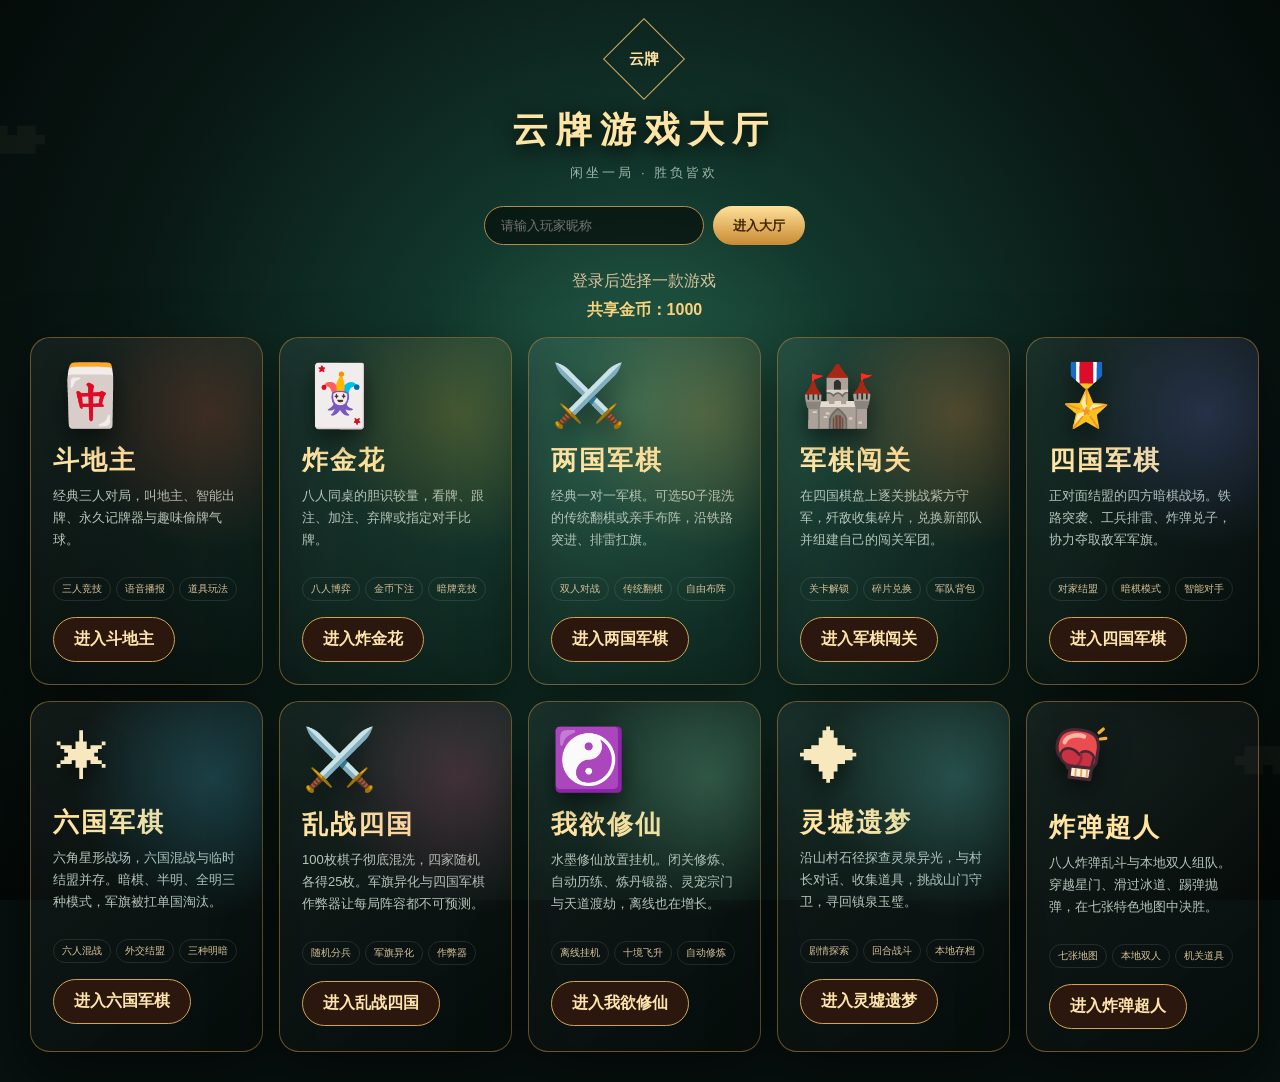
<file: index.html>
<!doctype html>
<html lang="zh-CN">
<head>
  <meta charset="utf-8">
  <meta name="viewport" content="width=device-width,initial-scale=1">
  <title>云牌游戏大厅</title>
  <style>
    *{box-sizing:border-box}body{margin:0;min-height:100vh;color:#f8e8bd;font-family:"PingFang SC","Microsoft YaHei",sans-serif;background:#07110f;overflow-x:hidden;overflow-y:auto}
    body:before{content:"";position:fixed;inset:0;background:radial-gradient(circle at 50% 45%,#28644d 0,#12372c 28%,#091814 64%,#030807 100%)}
    .cloud{position:fixed;font-size:150px;opacity:.045}.a{left:-30px;top:8%}.b{right:-30px;bottom:8%;transform:rotate(180deg)}
    main{position:relative;z-index:1;min-height:100vh;display:grid;place-items:center;padding:30px}
    .shell{width:min(1240px,96vw)}
    .title{text-align:center;margin-bottom:24px}.seal{display:grid;place-items:center;width:58px;height:58px;margin:0 auto 18px;border:1px solid #d5aa5e;transform:rotate(45deg);color:#ffe2a2;font:700 15px serif}.seal span{transform:rotate(-45deg)}
    h1{margin:0;font:700 36px "STKaiti","KaiTi",serif;letter-spacing:8px;color:#ffe5a5;text-shadow:0 4px 20px #000}.subtitle{margin:9px 0;color:#9fb7aa;font-size:13px;letter-spacing:3px}
    .login{display:flex;justify-content:center;gap:9px;margin-bottom:26px}.login input{width:220px;padding:11px 16px;border:1px solid #b58a49;border-radius:22px;background:#07100dbb;color:#fff3cf;outline:none}.login button{padding:10px 20px;border:0;border-radius:22px;background:linear-gradient(#ffe19a,#c88a33);color:#442605;font-weight:800;cursor:pointer}
    .welcome{text-align:center;height:22px;margin-bottom:12px;color:#d9c49b}.coins{text-align:center;margin:-5px 0 16px;color:#ffd77e;font-weight:700}
    .games{display:grid;grid-template-columns:repeat(5,1fr);gap:16px}.game-card{position:relative;min-height:330px;padding:22px;border:1px solid #b88a4788;border-radius:20px;overflow:hidden;background:linear-gradient(145deg,#ffffff0e,#00000038);box-shadow:0 24px 60px #0008;transition:.25s}.game-card:hover{transform:translateY(-7px);border-color:#e1b965;box-shadow:0 30px 70px #000b}
    .game-card:before{content:"";position:absolute;inset:0;background:radial-gradient(circle at 78% 22%,var(--glow),transparent 42%);pointer-events:none}
    .ddz{--glow:#d94a2d38}.zjh{--glow:#d4a82738}.two{--glow:#d99b3e3d}.campaign{--glow:#e28b3d48}.jq{--glow:#6d78e03d}.six{--glow:#41b4d83d}.lz{--glow:#d451813d}.xiu{--glow:#78c89c48}.lingxu{--glow:#5fc5c04a}.icon{font-size:60px;filter:drop-shadow(0 10px 12px #0008)}h2{font:700 26px "KaiTi",serif;margin:12px 0 7px;color:#ffe4a2;letter-spacing:2px}.desc{height:76px;color:#b6c6bc;line-height:1.7;font-size:13px}.tags{display:flex;gap:5px;margin:16px 0;flex-wrap:wrap}.tag{padding:4px 8px;border:1px solid #ffffff1a;border-radius:12px;color:#d8c39b;font-size:10px}.enter{display:inline-block;padding:11px 20px;border:1px solid #d0a454;border-radius:24px;background:#2b170d;color:#ffe5ac;text-decoration:none;font-weight:700}.enter:hover{background:#d49a42;color:#3f2308}
    @media(max-width:1100px){.games{grid-template-columns:repeat(3,1fr)}}@media(max-width:700px){body{overflow:auto}.cloud{font-size:90px}main{display:block;padding:20px 14px}.shell{width:100%}.title{margin-bottom:16px}.seal{width:42px;height:42px;margin-bottom:13px}h1{font-size:27px;letter-spacing:4px}.subtitle{font-size:11px}.login{flex-wrap:nowrap;margin-bottom:15px}.login input{min-width:0;width:100%}.login button{flex:0 0 auto;padding:9px 13px}.welcome{font-size:13px}.games{grid-template-columns:1fr;gap:14px}.game-card{min-height:0;padding:19px}.icon{float:right;font-size:54px}h2{font-size:25px;margin-top:4px}.desc{height:auto;min-height:52px}.tags{margin:12px 0}.enter{width:100%;text-align:center;padding:10px}.coins{margin-bottom:12px}}
  </style>
</head>
<body>
  <div class="cloud a">☁</div><div class="cloud b">☁</div>
  <main><div class="shell">
    <div class="title"><div class="seal"><span>云牌</span></div><h1>云牌游戏大厅</h1><p class="subtitle">闲坐一局 · 胜负皆欢</p></div>
    <div class="login"><input id="nickname" maxlength="10" placeholder="请输入玩家昵称"><button id="loginBtn">进入大厅</button></div>
    <div class="welcome" id="welcome">登录后选择一款游戏</div><div class="coins">共享金币：<b id="coins">1000</b></div>
    <section class="games">
      <article class="game-card ddz"><div class="icon">🀄</div><h2>斗地主</h2><div class="desc">经典三人对局，叫地主、智能出牌、永久记牌器与趣味偷牌气球。</div><div class="tags"><span class="tag">三人竞技</span><span class="tag">语音播报</span><span class="tag">道具玩法</span></div><a class="enter" href="dou-dizhu.html">进入斗地主</a></article>
      <article class="game-card zjh"><div class="icon">🃏</div><h2>炸金花</h2><div class="desc">八人同桌的胆识较量，看牌、跟注、加注、弃牌或指定对手比牌。</div><div class="tags"><span class="tag">八人博弈</span><span class="tag">金币下注</span><span class="tag">暗牌竞技</span></div><a class="enter" href="zha-jin-hua.html">进入炸金花</a></article>
      <article class="game-card two"><div class="icon">⚔️</div><h2>两国军棋</h2><div class="desc">经典一对一军棋。可选50子混洗的传统翻棋或亲手布阵，沿铁路突进、排雷扛旗。</div><div class="tags"><span class="tag">双人对战</span><span class="tag">传统翻棋</span><span class="tag">自由布阵</span></div><a class="enter" href="two-army-chess.html">进入两国军棋</a></article>
      <article class="game-card campaign"><div class="icon">🏰</div><h2>军棋闯关</h2><div class="desc">在四国棋盘上逐关挑战紫方守军，歼敌收集碎片，兑换新部队并组建自己的闯关军团。</div><div class="tags"><span class="tag">关卡解锁</span><span class="tag">碎片兑换</span><span class="tag">军队背包</span></div><a class="enter" href="army-campaign.html">进入军棋闯关</a></article>
      <article class="game-card jq"><div class="icon">🎖️</div><h2>四国军棋</h2><div class="desc">正对面结盟的四方暗棋战场。铁路突袭、工兵排雷、炸弹兑子，协力夺取敌军军旗。</div><div class="tags"><span class="tag">对家结盟</span><span class="tag">暗棋模式</span><span class="tag">智能对手</span></div><a class="enter" href="four-army-chess.html">进入四国军棋</a></article>
      <article class="game-card six"><div class="icon">✶</div><h2>六国军棋</h2><div class="desc">六角星形战场，六国混战与临时结盟并存。暗棋、半明、全明三种模式，军旗被扛单国淘汰。</div><div class="tags"><span class="tag">六人混战</span><span class="tag">外交结盟</span><span class="tag">三种明暗</span></div><a class="enter" href="six-army-chess.html">进入六国军棋</a></article>
      <article class="game-card lz"><div class="icon">⚔️</div><h2>乱战四国</h2><div class="desc">100枚棋子彻底混洗，四家随机各得25枚。军旗异化与四国军棋作弊器让每局阵容都不可预测。</div><div class="tags"><span class="tag">随机分兵</span><span class="tag">军旗异化</span><span class="tag">作弊器</span></div><a class="enter" href="four-army-chess.html?mode=chaos">进入乱战四国</a></article>
      <article class="game-card xiu"><div class="icon">☯️</div><h2>我欲修仙</h2><div class="desc">水墨修仙放置挂机。闭关修炼、自动历练、炼丹锻器、灵宠宗门与天道渡劫，离线也在增长。</div><div class="tags"><span class="tag">离线挂机</span><span class="tag">十境飞升</span><span class="tag">自动修炼</span></div><a class="enter" href="wo-yu-xiu-xian.html">进入我欲修仙</a></article>
      <article class="game-card lingxu"><div class="icon">✦</div><h2>灵墟遗梦</h2><div class="desc">沿山村石径探查灵泉异光，与村长对话、收集道具，挑战山门守卫，寻回镇泉玉璧。</div><div class="tags"><span class="tag">剧情探索</span><span class="tag">回合战斗</span><span class="tag">本地存档</span></div><a class="enter" href="lingxu-rpg/index.html">进入灵墟遗梦</a></article>
      <article class="game-card bomber"><div class="icon"><img src="bomb-superman/assets/punch.svg" width="60" height="60" alt="拳击手套"></div><h2>炸弹超人</h2><div class="desc">八人炸弹乱斗与本地双人组队。穿越星门、滑过冰道、踢弹抛弹，在七张特色地图中决胜。</div><div class="tags"><span class="tag">七张地图</span><span class="tag">本地双人</span><span class="tag">机关道具</span></div><a class="enter" href="bomb-superman/index.html">进入炸弹超人</a></article>
    </section>
  </div></main>
  <script>
    const input=document.querySelector('#nickname'),welcome=document.querySelector('#welcome');
    input.value=localStorage.getItem('cloudPlayer')||'';
    function login(){let name=input.value.trim()||'云游客';localStorage.setItem('cloudPlayer',name);if(!localStorage.getItem('cloudCoins'))localStorage.setItem('cloudCoins','1000');welcome.textContent=`欢迎回来，${name}。请选择游戏。`;document.querySelector('#coins').textContent=localStorage.getItem('cloudCoins')}
    document.querySelector('#loginBtn').onclick=login;input.onkeydown=e=>{if(e.key==='Enter')login()};document.querySelector('#coins').textContent=localStorage.getItem('cloudCoins')||1000;if(input.value)login();
    document.querySelectorAll('.enter').forEach(a=>a.onclick=e=>{if(!localStorage.getItem('cloudPlayer')){e.preventDefault();login();location.href=a.href}})
  </script>
</body>
</html>
</file>
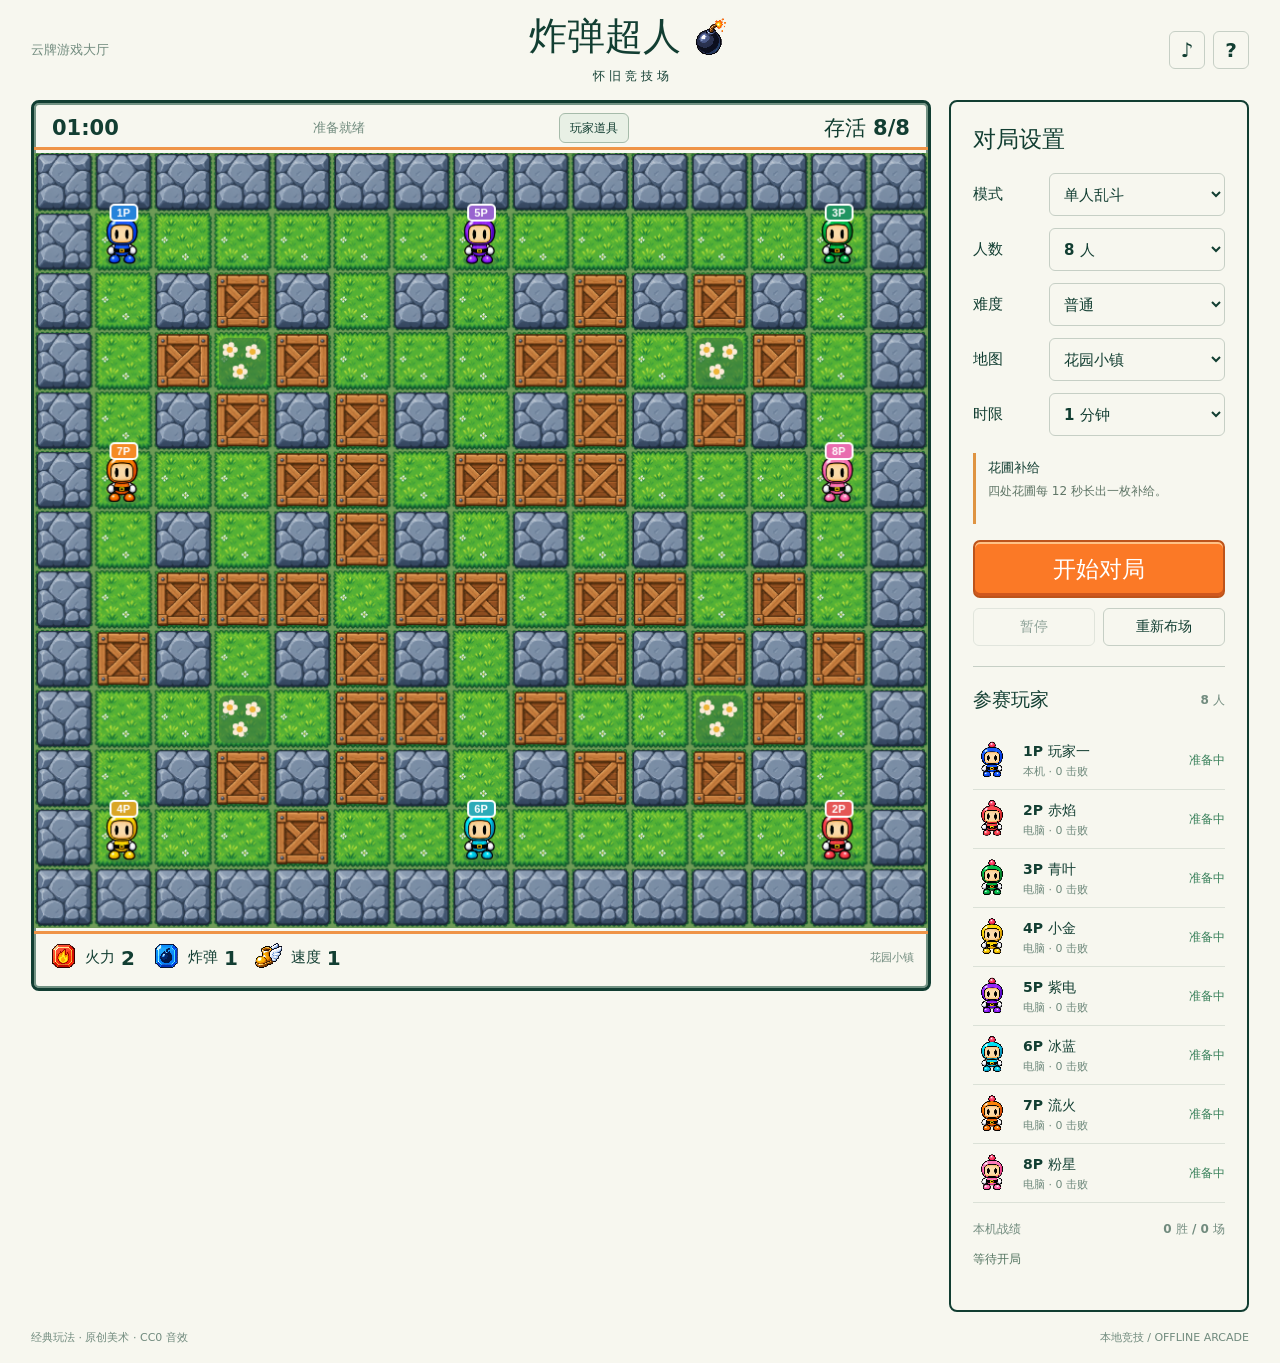
<file: bomb-superman/index.html>
<!doctype html>
<html lang="zh-CN">
<head><meta charset="utf-8"><meta name="viewport" content="width=device-width,initial-scale=1,viewport-fit=cover"><meta name="theme-color" content="#164b3c"><title>炸弹超人 · 怀旧竞技场</title><link rel="stylesheet" href="style.css?v=20261015-mobile-controls"></head>
<body>
<header class="masthead"><a class="back" href="../index.html">云牌游戏大厅</a><div><h1>炸弹超人<span class="bomb-mark" aria-hidden="true"></span></h1><p>怀 旧 竞 技 场</p></div><div class="tools"><button id="sound" class="icon" title="音效" aria-label="开启音效">♪</button><button id="help" class="icon" title="操作与道具" aria-label="操作与道具">?</button></div></header>
<main>
<section class="arena" aria-label="游戏竞技场">
<div class="hud"><strong id="timer">01:00</strong><span id="phase">准备就绪</span><button id="showInventory" class="hud-inventory" type="button">玩家道具</button><strong id="alive">存活 8/8</strong></div>
<div class="field"><canvas id="game" width="900" height="780" tabindex="0" aria-label="炸弹超人游戏棋盘"></canvas><div id="overlay" class="overlay" hidden><div><p id="resultTag">本局结束</p><h2 id="resultTitle"></h2><p id="resultNote"></p><button id="again" class="primary">再来一局</button></div></div></div>
<div class="inventory"><span><i class="item-sprite fire"></i>火力 <b id="power">2</b></span><span><i class="item-sprite bomb"></i>炸弹 <b id="capacity">1</b></span><span><i class="item-sprite boot"></i>速度 <b id="speed">1</b></span><img id="punchBadge" class="skill-badge" src="assets/punch.svg" alt="拳击手套" title="拳击手套已获得" hidden><img id="gloveBadge" class="skill-badge" src="assets/glove.svg" alt="手持手套" title="手持手套已获得" hidden><small id="abilities">花园小镇</small></div>
<div id="touch-controls" class="touch-controls" aria-label="触屏控制"><div id="joystick" class="joystick" role="group" aria-label="移动摇杆"><span id="joystickKnob" aria-hidden="true"></span></div><div class="touch-actions"><button id="touchAction" aria-label="使用技能">技能</button><button id="touchBomb" aria-label="放置炸弹">放弹</button></div></div>
</section>
<aside><h2>对局设置</h2><fieldset id="settings"><label>模式<select id="mode"><option value="solo">单人乱斗</option><option value="duo">本地双人</option><option value="team">双人组队</option></select></label><label>人数<select id="count"><option value="4">4 人</option><option value="6">6 人</option><option value="8" selected>8 人</option><option value="2">2 人</option></select></label><label>难度<select id="difficulty"><option value="easy">休闲</option><option value="normal" selected>普通</option><option value="hard">高手</option></select></label><label>地图<select id="map"><option value="garden">花园小镇</option><option value="ice">冰晶广场</option><option value="cross">十字街区</option></select></label><label>时限<select id="duration"><option value="60" selected>1 分钟</option><option value="120">2 分钟</option><option value="180">3 分钟</option><option value="300">5 分钟</option></select></label></fieldset>
<div class="map-info"><strong id="mapTag">花圃补给</strong><p id="mapDescription">四处花圃每 12 秒长出一枚补给。</p></div>
<button id="start" class="primary">开始对局</button><div class="round-tools"><button id="pause" disabled>暂停</button><button id="reset">重新布场</button></div>
<h2 class="roster-heading">参赛玩家 <span id="rosterCount">8 人</span></h2><div id="roster"></div><div class="record"><span>本机战绩</span><strong id="record">0 胜 / 0 场</strong></div><p id="notice" role="status" aria-live="polite">等待开局</p>
</aside>
</main>
<footer><span>经典玩法 · 原创美术 · CC0 音效</span><span>本地竞技 / OFFLINE ARCADE</span></footer>
<dialog id="guide"><button id="closeHelp" class="close" aria-label="关闭">×</button><h2>操作与道具</h2><div class="guide-columns"><section><h3>键盘操作</h3><p>玩家一：方向键移动，Z / 空格放弹，A 使用技能。</p><p>玩家二：WASD 移动，F 放弹，G 使用技能。双人时玩家一用右 Shift 使用技能。</p><p>P / Esc 暂停。手机使用屏幕方向键和放弹键。</p><h3>对局规则</h3><p>炸弹两秒引爆，火焰向四个方向扩散。石墙挡火，木箱可炸开，炸弹会连锁引爆。火焰同样会伤到自己与队友。</p><p>拾取道具增强能力，最后存活的玩家或队伍获胜。倒计时结束后，石墙从外圈开始顺时针逐格向中心推进。淘汰后可观战。</p><p>设置仅在开局前生效。本地双人共用键盘，没有网络联机。</p></section><section><h3>道具图鉴</h3><dl><dt class="glove-guide"><i class="item-sprite fire" aria-hidden="true"></i><i class="item-sprite bomb" aria-hidden="true"></i><i class="item-sprite boot" aria-hidden="true"></i>火焰 / 炸弹 / 加速</dt><dd>增加爆炸半径、同时放弹数量、移动速度。</dd><dt class="glove-guide"><i class="item-sprite kick" aria-hidden="true"></i>脚踢</dt><dd>走向炸弹将其踢开，技能键可停止滚动。</dd><dt class="glove-guide"><img src="assets/super-fire.svg" alt="" width="32" height="32">超级火焰</dt><dd>火力覆盖整条直线，仍被障碍阻挡。</dd><dt class="glove-guide"><img src="assets/remote.svg" alt="" width="32" height="32">遥控</dt><dd>下一枚炸弹等待技能键引爆，可被火焰提前引爆。</dd><dt class="glove-guide"><img src="assets/glove.svg" alt="" width="32" height="32"><img src="assets/punch.svg" alt="" width="32" height="32">手持手套 / 拳击手套</dt><dd>再次按放弹键可抛出脚下自己的炸弹；技能键可击飞前方炸弹。跨越三格，遇障碍继续寻找落点。</dd><dt class="glove-guide"><img src="assets/line.svg" alt="" width="32" height="32">串弹</dt><dd>连续两次按放弹键，向前放出剩余炸弹。</dd><dt class="glove-guide"><img src="assets/skull.svg" alt="" width="32" height="32"><img src="assets/curse.svg" alt="" width="32" height="32">骷髅 / 超级骷髅</dt><dd>15 秒减速、弱火或禁弹；超级骷髅同时施加三种状态。</dd></dl></section></div></dialog>
<dialog id="playerInventory" aria-labelledby="inventoryTitle"><button id="closeInventory" class="close" aria-label="关闭玩家道具窗口">×</button><h2 id="inventoryTitle">玩家道具</h2><div id="playerInventoryList" role="list"></div></dialog>
<script src="vendor/rot.js"></script><script src="maps.js?v=20261015-obstacle-maps"></script><script src="game.js?v=20261015-obstacle-maps"></script><script src="app.js?v=20261015-mobile-controls"></script>
</body></html>
</file>
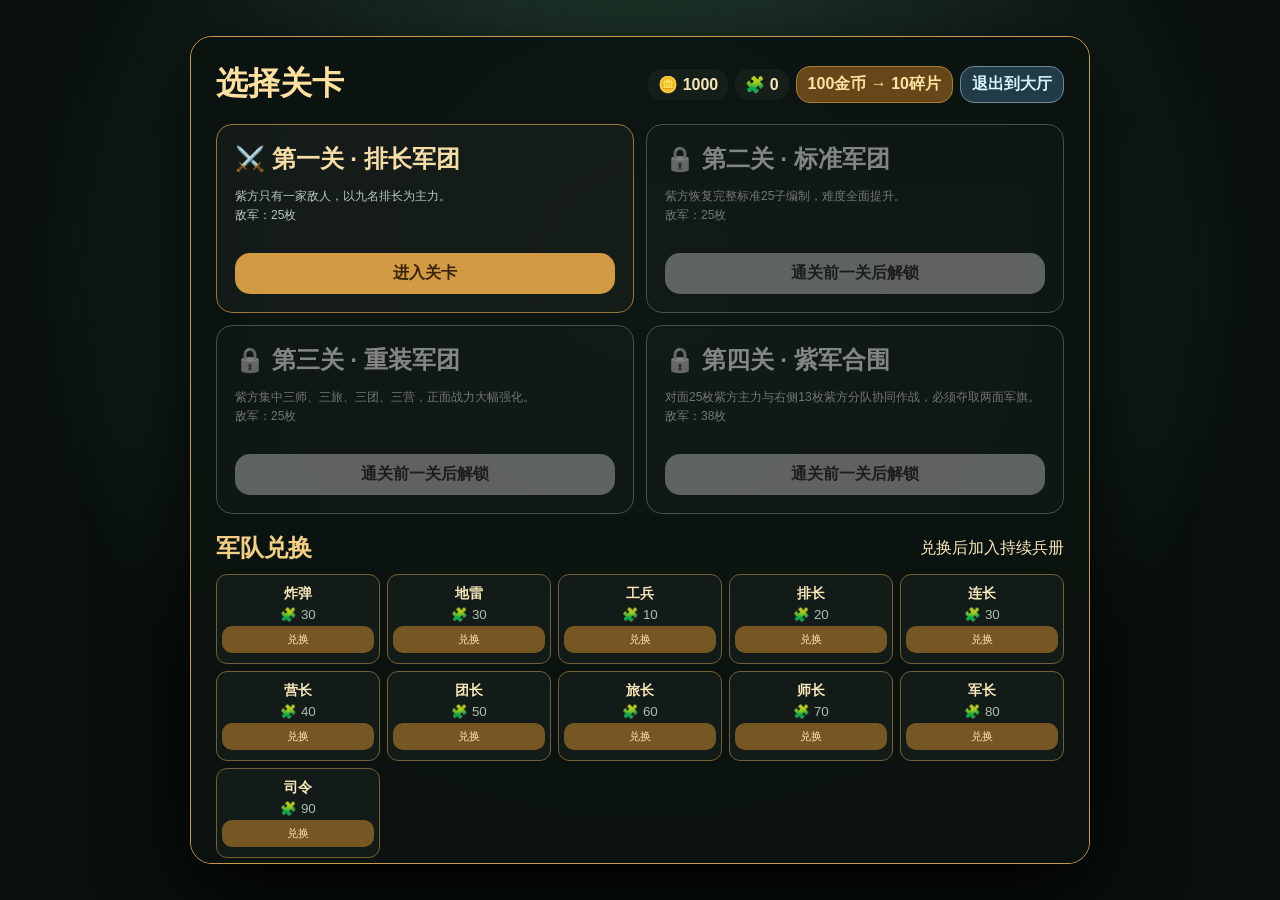
<file: army-campaign.html>
<!doctype html>
<html lang="zh-CN">
<head>
  <meta charset="utf-8">
  <meta name="viewport" content="width=device-width,initial-scale=1,viewport-fit=cover">
  <title>云上军棋闯关</title>
  <style>
    *{box-sizing:border-box}body{margin:0;min-height:100vh;color:#f7e6b8;font-family:"PingFang SC","Microsoft YaHei",sans-serif;background:radial-gradient(circle at 50% 42%,#274737,#101b17 45%,#050908 100%)}button,input{font:inherit}button{cursor:pointer}header{height:58px;padding:0 18px;display:flex;align-items:center;justify-content:space-between;border-bottom:1px solid #a47a4055;background:#07100dec}header a{color:#f0d28d;text-decoration:none}.title{font:900 clamp(19px,2.4vw,28px) "KaiTi",serif;letter-spacing:4px}.header-stats{color:#ffd568;font-weight:900}
    main{width:min(1180px,98vw);margin:auto;padding:16px;display:grid;grid-template-columns:minmax(420px,780px) minmax(260px,330px);gap:16px;align-items:start}.board-shell{padding:10px;border:1px solid #9a754255;border-radius:20px;background:#070d0acc;box-shadow:0 24px 70px #0009}.board{position:relative;width:100%;aspect-ratio:1;overflow:hidden;border:8px solid #29261e;border-radius:18px;background:radial-gradient(circle,#1d3329,#101916 60%,#090e0c);box-shadow:inset 0 0 46px #000b}.road{position:absolute;z-index:1;height:2px;transform-origin:left center;background:#8b7248}.road.rail,.road.corner-rail{height:5px;border:1px solid #d0b373;background:#3b4940}.node{position:absolute;z-index:3;width:5.8%;aspect-ratio:1;transform:translate(-50%,-50%);padding:0;border:2px solid #76613f;border-radius:5px;background:#ead9ad;display:grid;place-items:center;color:#312719;font:900 clamp(7px,1.1vw,13px) "KaiTi",serif;box-shadow:0 2px 5px #0008}.node.camp{transform:translate(-50%,-50%) rotate(45deg);border-color:#3f795e;background:#c9d9af}.node.camp>*{transform:rotate(-45deg)}.node.hq{border-radius:50%;background:#d9b96f}.node.rail{border-color:#4d554a}.node.valid{box-shadow:0 0 0 3px #69e899,0 0 16px #4ae58a}.node.selected{box-shadow:0 0 0 3px #ffe16b,0 0 16px #ffd840;transform:translate(-50%,-50%) scale(1.12)}.node.setup-target{border-color:#db564c}.piece{position:absolute;inset:1px;border-radius:4px;display:grid;place-items:center;color:white;text-shadow:0 2px 3px #000;font:900 clamp(9px,1.45vw,18px) "KaiTi",serif;line-height:1;user-select:none}.piece.red{background:linear-gradient(145deg,#d24a3f,#9c2923)}.piece.purple{background:linear-gradient(145deg,#8953bb,#5c2d83)}.piece.hidden{color:transparent;background:linear-gradient(145deg,#7e4aaa,#452365)}.piece.setup-picked{outline:3px solid #ffe36d}.trail{position:absolute;z-index:7;width:3.2%;aspect-ratio:1;transform:translate(-50%,-50%);border-radius:50%;display:grid;place-items:center;background:#fff1a8dd;color:#7a241b;font-size:11px;font-weight:900;pointer-events:none}.battle-flash{position:absolute;z-index:8;width:6.8%;aspect-ratio:1;transform:translate(-50%,-50%);border:4px solid #ffe139;border-radius:8px;animation:blink .4s infinite alternate;pointer-events:none}@keyframes blink{to{opacity:.2;transform:translate(-50%,-50%) scale(1.15)}}
    aside{padding:15px;border:1px solid #98743f55;border-radius:16px;background:#07100dcc}.turn{color:#ffe09b;font:900 21px "KaiTi",serif}.stage-info{margin:7px 0;padding:9px;border-radius:9px;background:#ffffff0a;font-size:12px;line-height:1.6}.setup-actions,.game-actions{display:grid;grid-template-columns:1fr 1fr;gap:7px;margin:10px 0}.setup-actions button,.game-actions button{padding:9px 5px;border:0;border-radius:16px;background:linear-gradient(#ffe18b,#c88a2d);color:#382108;font-weight:900}.setup-actions .confirm{background:linear-gradient(#b7e3bd,#4d9960)}.game-actions .surrender{background:linear-gradient(#ee7569,#982922);color:white}.tray{max-height:310px;overflow:auto;display:grid;grid-template-columns:repeat(5,1fr);gap:5px;margin:9px 0;padding:7px;border:1px solid #a87942;border-radius:10px;background:#2c1712}.tray-piece{position:relative;min-height:48px;border:1px solid #eec88c;border-radius:6px;display:grid;place-items:center;background:#b73c32;color:#fff;text-shadow:0 1px 2px #000;font:900 18px "KaiTi",serif}.tray-piece .tray-count{position:absolute;right:2px;bottom:1px;min-width:17px;padding:1px 4px;border-radius:8px;background:#33100dcc;color:#ffe7aa;font:800 10px sans-serif;text-shadow:none}.tray-piece.picked{outline:3px solid #ffe36a}.hidden-ui{display:none!important}.log{height:190px;overflow:auto;padding:9px;border-radius:9px;background:#0006;color:#c4cec8;font-size:12px;line-height:1.65}.hint{margin-top:9px;color:#adbbb2;font-size:11px;line-height:1.55}
    .screen,.modal{position:fixed;z-index:50;inset:0;display:none;place-items:center;padding:18px;background:radial-gradient(circle at 50% 30%,#2c4d3c,#09100d 68%)}.screen.show,.modal.show{display:grid}.level-card{width:min(900px,96vw);max-height:92vh;overflow:auto;padding:25px;border:1px solid #c79a4e;border-radius:22px;background:#0b130fee;box-shadow:0 28px 90px #000}.level-head{display:flex;align-items:center;justify-content:space-between;gap:12px}.level-head h1{margin:0;color:#ffe0a0;font:900 32px "KaiTi",serif}.level-actions{display:flex;align-items:center;justify-content:flex-end;gap:7px;flex-wrap:wrap}.level-actions b{padding:6px 10px;border-radius:13px;background:#ffffff0a}.level-actions button{padding:7px 11px;border:1px solid #a87d3b;border-radius:14px;background:#654719;color:#ffe3a1;font-weight:800}.level-actions .exit-lobby{border-color:#6d8898;background:#223b48;color:#d8f1ff}.level-grid{display:grid;grid-template-columns:repeat(2,1fr);gap:12px;margin:18px 0}.level{padding:18px;border:1px solid #9b7540;border-radius:16px;background:#ffffff08;color:#f6dda7;text-align:left}.level h2{margin:0 0 7px}.level p{min-height:54px;color:#b8c5bd;font-size:12px;line-height:1.6}.level button{width:100%;padding:10px;border:0;border-radius:15px;background:#d29a43;color:#382207;font-weight:900}.level.locked{filter:grayscale(1);opacity:.56}.level.locked button{cursor:not-allowed}.shop-title{display:flex;justify-content:space-between;align-items:center;margin-top:17px}.shop-title h2{margin:0;color:#f2cf83}.shop{display:grid;grid-template-columns:repeat(5,1fr);gap:7px;margin-top:10px}.shop-item{padding:10px 5px;border:1px solid #765d38;border-radius:11px;background:#121b17;text-align:center}.shop-item b{display:block;font-size:14px}.shop-item small{display:block;margin:4px 0;color:#aebbb3}.shop-item button{width:100%;padding:6px 2px;border:0;border-radius:10px;background:#765622;color:#ffe5ad;font-size:11px}.inventory{margin-top:12px;padding:10px;border-radius:10px;background:#ffffff08;color:#c9d2cb;font-size:12px;line-height:1.7}.modal{z-index:70;background:#000c}.result-card{width:min(450px,92vw);padding:25px;border:1px solid #c89b50;border-radius:18px;background:#180f0b;text-align:center}.result-card h2{color:#ffe0a0;font:900 28px "KaiTi",serif}.result-actions{display:flex;justify-content:center;gap:7px;flex-wrap:wrap}.result-actions button{padding:9px 15px;border:0;border-radius:16px;background:#d19a45;font-weight:900}.result-actions .secondary{background:#608aa1;color:#fff}
    @media(max-width:780px){header{height:auto;min-height:54px;padding:8px;flex-wrap:wrap}.title{order:-1;width:100%;text-align:center}main{display:block;width:100%;padding:7px}.board-shell{padding:4px}.board{border-width:4px}.node{width:6.4%}.piece{font-size:clamp(9px,2.7vw,15px)}aside{margin-top:9px}.level-head{align-items:flex-start;flex-direction:column}.level-actions{justify-content:flex-start}.level-grid{grid-template-columns:1fr}.shop{grid-template-columns:repeat(2,1fr)}.level-card{padding:16px}}
  </style>
</head>
<body>
  <header><a href="index.html">← 游戏大厅</a><div class="title">军棋闯关</div><div class="header-stats">🧩 <span id="headerShards">0</span></div></header>
  <main><section class="board-shell"><div class="board" id="board"></div></section><aside><div class="turn" id="turnText">请选择关卡</div><div class="stage-info" id="stageInfo"></div><div class="setup-actions hidden-ui" id="setupActions"><button id="quickSetup">快速布阵</button><button class="confirm" id="confirmSetup">完成布阵</button><button id="withdrawAll">全部撤回</button><button id="backLevels">返回选关</button></div><div class="game-actions hidden-ui" id="gameActions"><button id="restartLevel">重试本关</button><button class="surrender" id="surrender">投降</button></div><div class="tray hidden-ui" id="tray"></div><div class="log" id="log"></div><div class="hint">布阵最多25枚，也可少于25枚；必须放置军旗并保留至少一枚可移动棋子。绿色“包”标记为兑换部队。</div></aside></main>
  <section class="screen show" id="levelScreen"><div class="level-card"><div class="level-head"><h1>选择关卡</h1><div class="level-actions"><b>🪙 <span id="levelCoins">0</span></b><b>🧩 <span id="levelShards">0</span></b><button id="exchangeCoins">100金币 → 10碎片</button><button class="exit-lobby" id="exitLobby">退出到大厅</button></div></div><div class="level-grid" id="levelGrid"></div><div class="shop-title"><h2>军队兑换</h2><span>兑换后加入持续兵册</span></div><div class="shop" id="shop"></div><div class="inventory" id="inventory"></div></div></section>
  <div class="modal" id="resultModal"><div class="result-card"><h2 id="resultTitle"></h2><div id="resultText"></div><div class="result-actions"><button id="retry">重试</button><button class="secondary" id="chooseLevel">选关/兑换</button><button class="secondary" id="nextLevel">下一关</button></div></div></div>
  <script>
  const standard=['司令','军长','师长','师长','旅长','旅长','团长','团长','营长','营长','连长','连长','连长','排长','排长','排长','工兵','工兵','工兵','炸弹','炸弹','地雷','地雷','地雷','军旗'];
  const levelOne=['军长','师长','旅长','团长','营长','连长',...Array(10).fill('排长'),...Array(4).fill('工兵'),'炸弹','地雷','地雷','地雷','军旗'];
  const levelThree=['司令','军长',...Array(3).fill('师长'),...Array(3).fill('旅长'),...Array(3).fill('团长'),...Array(3).fill('营长'),'连长','排长',...Array(3).fill('工兵'),'炸弹','炸弹','地雷','地雷','地雷','军旗'];
  const levelFourSide=['军长','师长','师长',...Array(5).fill('连长'),...Array(3).fill('排长'),'工兵','军旗'];
  const levels={1:{name:'第一关 · 排长军团',desc:'紫方只有一家敌人，以九名排长为主力。',army:levelOne},2:{name:'第二关 · 标准军团',desc:'紫方恢复完整标准25子编制，难度全面提升。',army:standard},3:{name:'第三关 · 重装军团',desc:'紫方集中三师、三旅、三团、三营，正面战力大幅强化。',army:levelThree},4:{name:'第四关 · 紫军合围',desc:'对面25枚紫方主力与右侧13枚紫方分队协同作战，必须夺取两面军旗。',army:standard,sideArmy:levelFourSide}};
  const rank={司令:9,军长:8,师长:7,旅长:6,团长:5,营长:4,连长:3,排长:2,工兵:1},short={司令:'司',军长:'军',师长:'师',旅长:'旅',团长:'团',营长:'营',连长:'连',排长:'排',工兵:'兵',炸弹:'弹',地雷:'雷',军旗:'旗'},reward={炸弹:5,地雷:5,军旗:10,工兵:1,排长:2,连长:3,营长:4,团长:5,旅长:6,师长:7,军长:8,司令:9},cost={炸弹:30,地雷:30,工兵:10,排长:20,连长:30,营长:40,团长:50,旅长:60,师长:70,军长:80,司令:90};
  const $=s=>document.querySelector(s),board=$('#board');let nodes=[],edges=[],pieces=[],phase='idle',turn=0,currentLevel=1,selected=null,valid=[],setupSelected=null,draggedPiece=null,over=false,aiTimer=null,lastTrail=null,lastBattle=null,battleEarned=0;
  let shards=+(localStorage.getItem('armyCampaignShards')||0),unlocked=Math.max(1,Math.min(4,+(localStorage.getItem('armyCampaignUnlocked')||1))),inventory=readStore('armyCampaignInventory'),casualties=readStore('armyCampaignCasualties');
  function readStore(key){try{return JSON.parse(localStorage.getItem(key)||'{}')}catch(e){return{}}}function saveCampaign(){localStorage.setItem('armyCampaignShards',shards);localStorage.setItem('armyCampaignUnlocked',unlocked);localStorage.setItem('armyCampaignInventory',JSON.stringify(inventory));localStorage.setItem('armyCampaignCasualties',JSON.stringify(casualties))}
  function getCoins(){let value=localStorage.getItem('cloudCoins');return value===null?1000:Math.max(0,+value||0)}function setCoins(value){localStorage.setItem('cloudCoins',String(Math.max(0,Math.floor(value))))}
  function shuffle(a){for(let i=a.length-1;i>0;i--){let j=Math.floor(Math.random()*(i+1));[a[i],a[j]]=[a[j],a[i]]}return a}function key(x,y){return`${x},${y}`}function nodeAt(x,y){return nodes.find(n=>n.x===x&&n.y===y)}function pieceAt(id){return pieces.find(p=>p.node===id&&!p.dead)}function addNode(x,y,owner,row,col,type='post',rail=false){if(!nodeAt(x,y))nodes.push({id:key(x,y),x,y,owner,row,col,type,rail})}
  function buildMap(){nodes=[];edges=[];const camps=['1,1','1,3','2,2','3,1','3,3'];for(let r=0;r<6;r++)for(let c=0;c<5;c++)addNode(6+c,11+r,0,r,c,camps.includes(`${r},${c}`)?'camp':r===5&&(c===1||c===3)?'hq':'post',r===0||r===4||c===0||c===4);for(let r=0;r<6;r++)for(let c=0;c<5;c++)addNode(5-r,6+c,1,r,c,camps.includes(`${r},${c}`)?'camp':r===5&&(c===1||c===3)?'hq':'post',r===0||r===4||c===0||c===4);for(let r=0;r<6;r++)for(let c=0;c<5;c++)addNode(6+c,5-r,2,r,c,camps.includes(`${r},${c}`)?'camp':r===5&&(c===1||c===3)?'hq':'post',r===0||r===4||c===0||c===4);for(let r=0;r<6;r++)for(let c=0;c<5;c++)addNode(11+r,6+c,3,r,c,camps.includes(`${r},${c}`)?'camp':r===5&&(c===1||c===3)?'hq':'post',r===0||r===4||c===0||c===4);for(let y=6;y<=10;y+=2)for(let x=6;x<=10;x+=2)addNode(x,y,-1,0,0,'center',true);let seen=new Set;for(let a of nodes)for(let b of nodes){let d=Math.abs(a.x-b.x)+Math.abs(a.y-b.y),linked=d===1||(a.type==='camp'&&a.owner===b.owner&&Math.abs(a.x-b.x)===1&&Math.abs(a.y-b.y)===1);if(!linked)continue;let pair=[a.id,b.id].sort(),id=pair.join('|');if(seen.has(id))continue;seen.add(id);let back=a.owner===b.owner&&a.owner>=0&&Math.min(a.row,b.row)===4&&Math.max(a.row,b.row)===5;edges.push([pair[0],pair[1],!back&&a.rail&&b.rail?'rail':'road'])}let center=nodes.filter(n=>n.type==='center');for(let a of center)for(let b of center)if(Math.abs(a.x-b.x)+Math.abs(a.y-b.y)===2){let pair=[a.id,b.id].sort();if(!edges.some(e=>e[0]===pair[0]&&e[1]===pair[1]))edges.push([pair[0],pair[1],'rail'])}let army=(o,r,c)=>nodes.find(n=>n.owner===o&&n.row===r&&n.col===c).id;[[army(0,0,0),army(1,0,4)],[army(1,0,0),army(2,0,0)],[army(2,0,4),army(3,0,0)],[army(3,0,4),army(0,0,4)]].forEach(([a,b])=>edges.push([a,b,'corner-rail']))}
  function pos(n){return{x:n.x/16*96+2,y:n.y/16*96+2}}function railNeighbors(id,types=['rail']){return edges.filter(e=>types.includes(e[2])&&(e[0]===id||e[1]===id)).map(e=>nodes.find(n=>n.id===(e[0]===id?e[1]:e[0])))}
  function cornerRoutes(n,routes){if(n.owner<0||n.row>4||(n.col!==0&&n.col!==4))return;for(let edge of edges.filter(e=>e[2]==='corner-rail')){let a=nodes.find(x=>x.id===edge[0]),b=nodes.find(x=>x.id===edge[1]);if(a.owner!==n.owner)[a,b]=[b,a];if(a.owner!==n.owner||a.col!==n.col)continue;let side=nodes.filter(x=>x.owner===n.owner&&x.col===n.col&&x.row<=4).sort((x,y)=>x.row-y.row),from=side.findIndex(x=>x.id===n.id),end=side.findIndex(x=>x.id===a.id),step=Math.sign(end-from),path=[n.id],blocked=false;for(let i=from+step;i!==end+step;i+=step){path.push(side[i].id);if(pieceAt(side[i].id)){blocked=true;break}}if(blocked)continue;path.push(b.id);routes.set(b.id,[...path]);if(pieceAt(b.id))continue;let other=nodes.filter(x=>x.owner===b.owner&&x.col===b.col&&x.row<=4).sort((x,y)=>x.row-y.row),start=other.findIndex(x=>x.id===b.id);for(let i=start+1;i<other.length;i++){path.push(other[i].id);routes.set(other[i].id,[...path]);if(pieceAt(other[i].id))break}}}
  function railRoutes(p){let n=nodes.find(x=>x.id===p.node),routes=new Map;if(!n?.rail)return routes;if(p.name==='工兵'){let q=[[n.id,[n.id]]],seen=new Set([n.id]);while(q.length){let[at,path]=q.shift();for(let x of railNeighbors(at,['rail','corner-rail'])){if(seen.has(x.id))continue;seen.add(x.id);let next=[...path,x.id];routes.set(x.id,next);if(!pieceAt(x.id))q.push([x.id,next])}}return routes}for(let first of railNeighbors(n.id,['rail','corner-rail'])){let dx=Math.sign(first.x-n.x),dy=Math.sign(first.y-n.y),at=n,next=first,path=[n.id];while(next){path.push(next.id);routes.set(next.id,[...path]);if(pieceAt(next.id))break;let onward=railNeighbors(next.id,['rail','corner-rail']).filter(x=>x.id!==at.id&&Math.sign(x.x-next.x)===dx&&Math.sign(x.y-next.y)===dy);at=next;next=onward[0]}}cornerRoutes(n,routes);return routes}
  function isPurple(owner){return owner===2||owner===3}function isAlly(a,b){return a===b||(currentLevel===4&&isPurple(a)&&isPurple(b))}
  function legal(p){let here=nodes.find(n=>n.id===p.node);if(!p||p.dead||!p.node||p.name==='地雷'||p.name==='军旗'||here?.type==='hq')return[];let out=edges.filter(e=>e[2]==='road'&&(e[0]===p.node||e[1]===p.node)).map(e=>e[0]===p.node?e[1]:e[0]);out.push(...railRoutes(p).keys());return[...new Set(out)].filter(id=>{let q=pieceAt(id),dest=nodes.find(n=>n.id===id);return(!q||!isAlly(q.owner,p.owner))&&!(q&&dest.type==='camp')})}
  function line(a,b,t){let A=pos(nodes.find(n=>n.id===a)),B=pos(nodes.find(n=>n.id===b)),dx=B.x-A.x,dy=B.y-A.y,el=document.createElement('i');el.className=`road ${t}`;el.style.cssText=`left:${A.x}%;top:${A.y}%;width:${Math.hypot(dx,dy)}%;transform:rotate(${Math.atan2(dy,dx)*180/Math.PI}deg)`;board.appendChild(el)}
  function draw(){board.innerHTML='';edges.forEach(e=>line(...e));if(lastTrail)lastTrail.path.slice(0,-1).forEach((id,i)=>{let n=nodes.find(x=>x.id===id),next=nodes.find(x=>x.id===lastTrail.path[i+1]),at=pos(n),el=document.createElement('span');el.className='trail';el.textContent='➤';el.style.cssText=`left:${at.x}%;top:${at.y}%;transform:translate(-50%,-50%) rotate(${Math.atan2(next.y-n.y,next.x-n.x)*180/Math.PI}deg)`;board.appendChild(el)});if(lastBattle){let n=nodes.find(x=>x.id===lastBattle),at=pos(n),el=document.createElement('span');el.className='battle-flash';el.style.cssText=`left:${at.x}%;top:${at.y}%`;board.appendChild(el)}for(let n of nodes){let p=pieceAt(n.id),at=pos(n),el=document.createElement('button');el.className=`node ${n.type} ${n.rail?'rail':''} ${valid.includes(n.id)?'valid':''} ${selected?.node===n.id?'selected':''} ${phase==='setup'&&n.owner===0&&n.type!=='camp'?'setup-target':''}`;el.style.cssText=`left:${at.x}%;top:${at.y}%`;el.dataset.node=n.id;if(p){let hidden=isPurple(p.owner)&&phase!=='over';el.innerHTML=`<span class="piece ${p.owner===0?'red':'purple'} ${hidden?'hidden':''} ${setupSelected===p.id?'setup-picked':''}">${hidden?'':short[p.name]}</span>`;if(phase==='setup'&&p.owner===0)bindSetup(el.firstElementChild,p)}else if(n.type==='camp')el.innerHTML='<span>营</span>';else if(n.type==='hq')el.textContent='本';el.onclick=()=>clickNode(n.id);if(phase==='setup'&&n.owner===0&&n.type!=='camp'){el.ondragover=e=>e.preventDefault();el.ondrop=e=>{e.preventDefault();placeSetup(e.dataTransfer.getData('text/plain')||draggedPiece,n.id)}}board.appendChild(el)}renderTray();updateInfo()}
  function bindSetup(el,p){el.draggable=true;el.onclick=e=>{e.stopPropagation();if(setupSelected&&setupSelected!==p.id&&p.node)return placeSetup(setupSelected,p.node);setupSelected=setupSelected===p.id?null:p.id;draw()};el.ondragstart=e=>{draggedPiece=p.id;e.dataTransfer.setData('text/plain',p.id)}}function validSetup(p,n){return n&&n.owner===0&&n.type!=='camp'&&(p.name!=='军旗'||n.type==='hq')&&(p.name!=='地雷'||n.row>=4)&&(p.name!=='炸弹'||n.row!==0)}
  function placeSetup(id,nodeId){let p=pieces.find(x=>x.id===id&&x.owner===0),n=nodes.find(x=>x.id===nodeId);if(!p||!validSetup(p,n))return alert(p?.name==='军旗'?'军旗只能放在大本营。':p?.name==='地雷'?'地雷只能放最后两排。':p?.name==='炸弹'?'炸弹不能放第一排。':'这里不能布子。');let other=pieceAt(nodeId),source=p.node;if(other&&source){let old=nodes.find(x=>x.id===source);if(!validSetup(other,old))return alert('交换后不符合布阵规则。');other.node=source}else if(other)other.node=null;p.node=nodeId;setupSelected=null;draw()}
  function renderTray(){let tray=$('#tray');tray.innerHTML='';if(phase!=='setup')return;let unplaced=pieces.filter(p=>p.owner===0&&!p.node),groups={};unplaced.forEach(p=>groups[p.name]=(groups[p.name]||0)+1);Object.keys(short).filter(name=>groups[name]).forEach(name=>{let el=document.createElement('span'),picked=pieces.find(p=>p.id===setupSelected)?.name===name;el.className=`tray-piece ${picked?'picked':''}`;el.innerHTML=`<span>${short[name]}</span><i class="tray-count">×${groups[name]}</i>`;el.draggable=true;el.onclick=e=>{e.stopPropagation();let p=pieces.find(x=>x.owner===0&&!x.node&&x.name===name);setupSelected=setupSelected===p?.id?null:p?.id||null;draw()};el.ondragstart=e=>{let p=pieces.find(x=>x.owner===0&&!x.node&&x.name===name);if(!p)return;draggedPiece=p.id;e.dataTransfer.setData('text/plain',p.id)};tray.appendChild(el)})}
  function deployEnemy(army,owner=2,backOnly=false){let hand=shuffle(army.map((name,i)=>({id:`${owner}-${i}`,owner,name,node:null,dead:false}))),slots=nodes.filter(n=>n.owner===owner&&n.type!=='camp'&&(!backOnly||n.row>=3)),take=f=>{let opts=slots.filter(n=>!hand.some(p=>p.node===n.id)&&f(n));return opts[Math.floor(Math.random()*opts.length)]};hand.find(p=>p.name==='军旗').node=take(n=>n.type==='hq').id;hand.filter(p=>p.name==='地雷').forEach(p=>p.node=take(n=>n.row>=4).id);hand.filter(p=>p.name==='炸弹').forEach(p=>p.node=take(n=>n.row!==0).id);hand.filter(p=>!p.node).forEach(p=>p.node=take(()=>true).id);return hand}
  function availableArmyCounts(){let counts={};standard.forEach(name=>counts[name]=(counts[name]||0)+1);Object.entries(inventory).forEach(([name,count])=>counts[name]=(counts[name]||0)+count);Object.entries(casualties).forEach(([name,count])=>{if(name!=='军旗')counts[name]=Math.max(0,(counts[name]||0)-count)});return counts}
  function makePlayerArmy(){let out=[],counts=availableArmyCounts();Object.keys(short).forEach(name=>{for(let i=0;i<(counts[name]||0);i++)out.push({id:`0-${name}-${i}`,owner:0,name,node:null,dead:false})});return out}
  function startLevel(level){if(level>unlocked)return;clearTimeout(aiTimer);currentLevel=level;phase='setup';turn=0;selected=null;valid=[];setupSelected=null;over=false;lastTrail=null;lastBattle=null;battleEarned=0;buildMap();let config=levels[level],enemies=deployEnemy(config.army,2);if(config.sideArmy)enemies.push(...deployEnemy(config.sideArmy,3,true));pieces=enemies.concat(makePlayerArmy());$('#levelScreen').classList.remove('show');$('#resultModal').classList.remove('show');$('#setupActions').classList.remove('hidden-ui');$('#gameActions').classList.add('hidden-ui');$('#tray').classList.remove('hidden-ui');$('#log').innerHTML='';log(`进入${config.name}，请从基础军队和背包中选择最多25枚布阵。`);if(config.sideArmy)log('第四关：对面与右侧紫军共享回合，必须夺取两面军旗。');draw()}
  function withdrawAll(){pieces.filter(p=>p.owner===0).forEach(p=>p.node=null);setupSelected=null;draw()}function quickSetup(){withdrawAll();let own=pieces.filter(p=>p.owner===0),flag=own.find(p=>p.name==='军旗');if(!flag)return alert('当前军队没有军旗，无法开局。');let chosen=[flag,...own.filter(p=>p!==flag).sort((a,b)=>(rank[b.name]||0)-(rank[a.name]||0)).slice(0,24)],slots=nodes.filter(n=>n.owner===0&&n.type!=='camp'),take=f=>{let opts=slots.filter(n=>!pieceAt(n.id)&&f(n));return opts[Math.floor(Math.random()*opts.length)]};flag.node=take(n=>n.type==='hq').id;chosen.filter(p=>p.name==='地雷').forEach(p=>p.node=take(n=>n.row>=4).id);chosen.filter(p=>p.name==='炸弹').forEach(p=>p.node=take(n=>n.row!==0).id);chosen.filter(p=>!p.node).forEach(p=>p.node=take(()=>true).id);draw();log(`已使用当前军队完成${chosen.length}枚快速布阵。`)}
  function confirmSetup(){let placed=pieces.filter(p=>p.owner===0&&p.node),flag=placed.filter(p=>p.name==='军旗');if(!placed.length||placed.length>25)return alert('请布置1至25枚棋子。');if(flag.length!==1||nodes.find(n=>n.id===flag[0].node)?.type!=='hq')return alert('必须且只能布置一面军旗，并放入大本营。');if(placed.filter(p=>p.name==='地雷').some(p=>nodes.find(n=>n.id===p.node).row<4))return alert('地雷只能放最后两排。');if(placed.filter(p=>p.name==='炸弹').some(p=>nodes.find(n=>n.id===p.node).row===0))return alert('炸弹不能放第一排。');if(!placed.some(p=>!['军旗','地雷'].includes(p.name)&&nodes.find(n=>n.id===p.node).type!=='hq'))return alert('至少布置一枚可以行动的棋子。');pieces=pieces.filter(p=>p.owner===2||p.node);phase='play';$('#setupActions').classList.add('hidden-ui');$('#tray').classList.add('hidden-ui');$('#gameActions').classList.remove('hidden-ui');log(`布阵完成：红方以${placed.length}枚棋子开始闯关。`);draw()}
  function clickNode(id){if(over)return;let p=pieceAt(id),n=nodes.find(x=>x.id===id);if(phase==='setup'){if(n.owner!==0||n.type==='camp')return;if(setupSelected)return placeSetup(setupSelected,id);if(p?.owner===0){setupSelected=p.id;draw()}return}if(phase!=='play'||turn!==0)return;if(selected&&valid.includes(id))return move(selected,id);if(p?.owner===0){selected=p;valid=legal(p);draw()}else{selected=null;valid=[];draw()}}
  function battle(a,d){if(a.name==='炸弹'||d.name==='炸弹')return 0;if(d.name==='地雷')return a.name==='工兵'?1:-1;if(d.name==='军旗')return 1;let x=rank[a.name],y=rank[d.name];return x===y?0:x>y?1:-1}function movePath(p,id){return railRoutes(p).get(id)||[p.node,id]}
  function gainFor(p){if(!isPurple(p.owner))return;let amount=reward[p.name]||0;shards+=amount;battleEarned+=amount;saveCampaign();log(`🧩 歼灭紫方${p.name}，获得${amount}碎片。`)}
  function recordCasualty(p){if(p?.owner!==0||p.name==='军旗'||p.casualtyRecorded)return;p.casualtyRecorded=true;casualties[p.name]=(casualties[p.name]||0)+1;saveCampaign();log(`🪦 我方${p.name}阵亡，后续对局不可再用。`)}
  function enemyFlagsAlive(){return pieces.filter(p=>isPurple(p.owner)&&p.name==='军旗'&&!p.dead).length}function hasMove(owner){return pieces.some(p=>p.owner===owner&&!p.dead&&legal(p).length)}function hasEnemyMove(){return pieces.some(p=>isPurple(p.owner)&&!p.dead&&legal(p).length)}
  function move(p,id){let d=pieceAt(id);lastTrail={owner:p.owner,path:movePath(p,id)};lastBattle=d?id:null;if(!d)p.node=id;else{let r=battle(p,d);if(r>=0){d.dead=true;gainFor(d);recordCasualty(d)}if(r<=0){p.dead=true;gainFor(p);recordCasualty(p)}if(r>0)p.node=id;log(`${p.owner===0?'红方':'紫方'}进攻：${r>0?'获胜':r<0?'失败':'同归于尽'}。`);if(d.name==='军旗'&&d.dead){if(p.owner===0&&currentLevel===4&&enemyFlagsAlive()>0)log(`🚩 已俘获一面紫方军旗，还需夺取${enemyFlagsAlive()}面。`);else return finish(p.owner===0)}}selected=null;valid=[];if(p.owner===0){if(!hasEnemyMove())return finish(true);turn=2;draw();aiTimer=setTimeout(ai,1200)}else{if(!hasMove(0))return finish(false);turn=0;draw()}}
  function ai(){if(over||turn!==2)return;let moves=[];pieces.filter(p=>isPurple(p.owner)&&!p.dead).forEach(p=>legal(p).forEach(id=>{let n=nodes.find(x=>x.id===id),d=pieceAt(id),score=Math.random()*14+(n.owner===0?n.row*3:0);if(d)score+=d.name==='军旗'?10000:55+(rank[d.name]||3)*7;if(d?.name==='地雷'&&p.name==='工兵')score+=80;moves.push({p,id,score})}));if(!moves.length)return finish(true);moves.sort((a,b)=>b.score-a.score);move(moves[0].p,moves[0].id)}
  function finish(win){if(over)return;over=true;clearTimeout(aiTimer);phase='over';pieces.filter(p=>isPurple(p.owner)).forEach(p=>p.hidden=false);let newlyUnlocked=win&&currentLevel<4&&unlocked<currentLevel+1;if(newlyUnlocked){unlocked=currentLevel+1;saveCampaign()}draw();$('#resultTitle').textContent=win?'闯关成功':'闯关失败';$('#resultText').innerHTML=`<p>${win?(newlyUnlocked?`第${currentLevel+1}关已解锁！`:currentLevel===4?'全部现有关卡已通关！':'本关再次通关！'):'整顿军队后再来。'}</p><p>本局获得：🧩 ${battleEarned}<br>现有碎片：🧩 ${shards}</p>`;$('#nextLevel').style.display=win&&currentLevel<4?'inline-block':'none';$('#resultModal').classList.add('show')}
  function updateInfo(){let placed=pieces.filter(p=>p.owner===0&&p.node&&!p.dead).length,enemy=pieces.filter(p=>isPurple(p.owner)&&!p.dead).length,flags=enemyFlagsAlive();$('#turnText').textContent=phase==='setup'?`布阵中 ${placed}/25`:phase==='play'?(turn===0?'红方行动':'紫方思考中…'):phase==='over'?'本关结束':'请选择关卡';$('#stageInfo').innerHTML=levels[currentLevel]?`<b>${levels[currentLevel].name}</b><br>红方在场：${placed}　紫方剩余：${enemy}${currentLevel===4?`　军旗：${flags}`:''}<br>本局碎片：🧩 ${battleEarned}`:'';$('#headerShards').textContent=shards}
  function log(text){let el=$('#log'),line=document.createElement('div');line.textContent=text;el.appendChild(line);el.scrollTop=el.scrollHeight}
  function renderLevelScreen(){$('#levelCoins').textContent=getCoins();$('#levelShards').textContent=shards;$('#headerShards').textContent=shards;let grid=$('#levelGrid');grid.innerHTML='';Object.entries(levels).forEach(([id,l])=>{let locked=+id>unlocked,enemyCount=l.army.length+(l.sideArmy?.length||0),el=document.createElement('article');el.className=`level ${locked?'locked':''}`;el.innerHTML=`<h2>${locked?'🔒':'⚔️'} ${l.name}</h2><p>${l.desc}<br>敌军：${enemyCount}枚</p><button ${locked?'disabled':''}>${locked?'通关前一关后解锁':'进入关卡'}</button>`;if(!locked)el.querySelector('button').onclick=()=>startLevel(+id);grid.appendChild(el)});let shop=$('#shop');shop.innerHTML='';Object.entries(cost).forEach(([name,price])=>{let el=document.createElement('div');el.className='shop-item';el.innerHTML=`<b>${name}</b><small>🧩 ${price}</small><button data-buy="${name}">兑换</button>`;shop.appendChild(el)});shop.querySelectorAll('[data-buy]').forEach(b=>b.onclick=()=>buyUnit(b.dataset.buy));let available=Object.entries(availableArmyCounts()).filter(([,n])=>n>0),dead=Object.entries(casualties).filter(([name,n])=>name!=='军旗'&&n>0);$('#inventory').innerHTML=`<b>🎒 当前可用军队</b><br>${available.map(([n,c])=>`${n} × ${c}`).join('　')||'无可用单位'}<br><b>🪦 累计阵亡</b><br>${dead.length?dead.map(([n,c])=>`${n} × ${c}`).join('　'):'暂无阵亡'}`;$('#levelScreen').classList.add('show')}
  function exchangeCoins(){let coins=getCoins();if(coins<100)return alert('通用金币不足100，无法兑换。');setCoins(coins-100);shards+=10;saveCampaign();renderLevelScreen()}
  function buyUnit(name){let price=cost[name];if(shards<price)return alert(`碎片不足，兑换${name}需要${price}碎片。`);shards-=price;inventory[name]=(inventory[name]||0)+1;saveCampaign();renderLevelScreen()}
  function leaveToLevels(){clearTimeout(aiTimer);phase='idle';over=true;$('#resultModal').classList.remove('show');renderLevelScreen()}
  $('#quickSetup').onclick=quickSetup;$('#confirmSetup').onclick=confirmSetup;$('#withdrawAll').onclick=withdrawAll;$('#backLevels').onclick=leaveToLevels;$('#restartLevel').onclick=()=>startLevel(currentLevel);$('#surrender').onclick=()=>{if(confirm('确定放弃本关吗？'))finish(false)};$('#retry').onclick=()=>startLevel(currentLevel);$('#chooseLevel').onclick=leaveToLevels;$('#nextLevel').onclick=()=>startLevel(Math.min(4,currentLevel+1));$('#exchangeCoins').onclick=exchangeCoins;$('#exitLobby').onclick=()=>location.href='index.html';buildMap();draw();renderLevelScreen();
  </script>
</body>
</html>
</file>
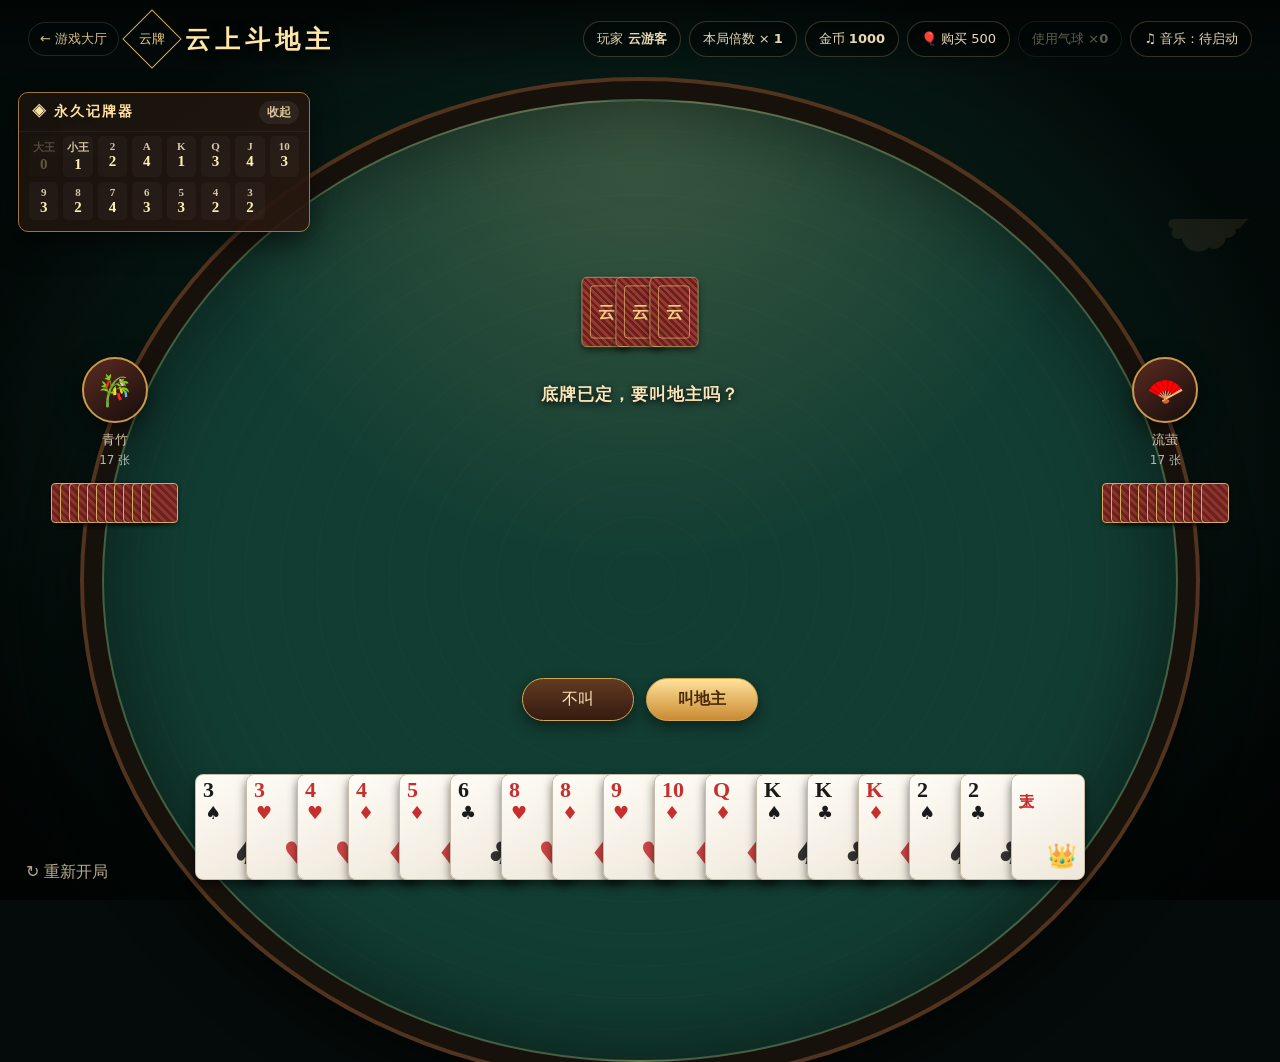
<file: dou-dizhu.html>
<!doctype html>
<html lang="zh-CN">
<head>
  <meta charset="utf-8">
  <meta name="viewport" content="width=device-width,initial-scale=1">
  <title>云上斗地主</title>
  <style>
    :root{--gold:#f7d486;--gold2:#b98234;--ink:#07110f;--felt:#123d32;--red:#d94b43;--cream:#fffaf0}
    *{box-sizing:border-box}
    body{margin:0;min-height:100vh;overflow:hidden;color:#fff;font-family:"PingFang SC","Microsoft YaHei",system-ui,sans-serif;background:#050b0a}
    button{font:inherit}
    .game{min-height:100vh;position:relative;isolation:isolate;background:
      linear-gradient(180deg,rgba(2,8,7,.2),rgba(0,0,0,.72)),
      radial-gradient(ellipse at 50% 60%,rgba(36,111,83,.9) 0 29%,rgba(12,48,38,.9) 52%,rgba(3,12,10,.98) 78%)}
    .game:before{content:"";position:absolute;z-index:-1;inset:11% 8% -18%;border:2px solid rgba(247,212,134,.22);border-radius:50%;background:
      radial-gradient(circle at 50% 0,rgba(255,215,133,.18),transparent 42%),
      repeating-radial-gradient(ellipse at center,transparent 0 34px,rgba(255,255,255,.012) 35px 36px),
      #123d32;box-shadow:0 0 0 18px #17110c,0 0 0 22px #52331d,0 22px 70px #000,inset 0 0 90px rgba(0,0,0,.55)}
    .cloud{position:absolute;opacity:.08;font-size:90px;color:var(--gold);user-select:none}
    .c1{left:2%;top:8%}.c2{right:2%;top:22%;transform:rotate(180deg)}
    header{height:78px;display:flex;align-items:center;justify-content:space-between;padding:0 28px;background:linear-gradient(180deg,rgba(0,0,0,.58),transparent)}
    .brand{display:flex;align-items:center;gap:12px}.home-link{color:#d8bd89;text-decoration:none;font-size:13px;padding:7px 11px;border:1px solid #ffffff1f;border-radius:18px}.home-link:hover{color:#ffe4a5;border-color:#c99a4b}.seal{display:grid;place-items:center;width:42px;height:42px;border:1px solid #d6aa5c;color:var(--gold);font-family:serif;font-size:13px;transform:rotate(45deg)}.seal span{transform:rotate(-45deg)}
    h1{font:700 25px/1 "STKaiti","KaiTi",serif;letter-spacing:5px;margin:0;color:#ffe6a7;text-shadow:0 2px 12px #000}
    .stats{display:flex;align-items:center;gap:8px}.pill,.tool-btn{padding:8px 13px;border:1px solid rgba(255,225,167,.2);border-radius:99px;background:rgba(0,0,0,.28);font-size:13px;color:#e8d8b6}.tool-btn{position:relative;cursor:pointer}.tool-btn:hover{border-color:#e7bd6a;background:rgba(92,51,20,.68)}.tool-btn:disabled{opacity:.4;cursor:not-allowed}
    .tool-btn[data-tip]:hover:after{content:attr(data-tip);position:absolute;z-index:30;right:0;top:calc(100% + 10px);width:220px;padding:10px 12px;border:1px solid #c7974f;border-radius:8px;background:#1b110df2;color:#f5dfb3;font-size:12px;line-height:1.65;text-align:left;white-space:normal;box-shadow:0 10px 28px #0009;pointer-events:none}.tool-btn[data-tip]:hover:before{content:"";position:absolute;z-index:31;right:24px;top:calc(100% + 4px);border:6px solid transparent;border-bottom-color:#c7974f}
    .table{position:relative;height:calc(100vh - 78px);min-height:590px}
    .player{position:absolute;text-align:center}.player.left{left:4%;top:34%}.player.right{right:4%;top:34%}.player.me{left:50%;bottom:20px;transform:translateX(-50%);width:min(92vw,1080px)}
    .avatar{width:66px;height:66px;border-radius:50%;display:grid;place-items:center;margin:auto;border:2px solid #c99a4b;background:linear-gradient(145deg,#5b2b22,#160d0b);box-shadow:0 8px 24px #0008;font-size:30px;position:relative}
    .role{position:absolute;right:-9px;bottom:-3px;padding:3px 7px;border-radius:8px;background:#872e27;border:1px solid #e8b867;color:#ffe4a5;font-weight:800;font-size:11px;display:none}
    .landlord .role{display:block}.name{margin-top:8px;font-size:13px;color:#efdfbf}.count{font-size:12px;color:#aebbb4;margin-top:3px}
    .player.targetable{cursor:pointer}.player.targetable .avatar{animation:target 1s infinite;border-color:#75dbff;box-shadow:0 0 26px #41cfff}.player.targetable:after{content:"点击偷一张牌";display:block;margin-top:8px;color:#bcefff;font-size:12px}.player.targetable:hover .avatar{transform:scale(1.1)}
    @keyframes target{50%{box-shadow:0 0 38px #41cfff}}
    .opponent-cards{display:flex;justify-content:center;margin:14px 0}.mini{width:28px;height:40px;margin-left:-19px;border-radius:4px;border:1px solid #d5ad63;background:repeating-linear-gradient(45deg,#6c231f 0 3px,#8e342d 3px 6px);box-shadow:0 2px 4px #0006}.mini:first-child{margin-left:0}
    .center{position:absolute;left:50%;top:40%;transform:translate(-50%,-50%);width:min(620px,64vw);text-align:center}
    .bottom-cards{height:74px;display:flex;justify-content:center;gap:7px}.bottom-cards .card{transform:scale(.66);transform-origin:top center;margin-right:-24px}.bottom-cards .card:last-child{margin-right:0}
    .landlord-banner{display:inline-flex;align-items:center;gap:7px;min-height:28px;margin-bottom:4px;padding:4px 14px;border:1px solid #a97932;border-radius:4px;background:linear-gradient(90deg,#3b170fdd,#77291edd,#3b170fdd);color:#ffe3a0;font:700 14px "KaiTi",serif;letter-spacing:2px;opacity:0;transition:.2s}.landlord-banner.show{opacity:1}
    .message{min-height:42px;color:#f9e5b6;font:700 17px "STKaiti","KaiTi",serif;letter-spacing:1px;text-shadow:0 2px 7px #000}
    .played{height:112px;display:flex;align-items:center;justify-content:center}.played .card{margin-left:-25px}.played .card:first-child{margin-left:0}
    .turn-ring{position:absolute;width:84px;height:84px;border:1px solid transparent;border-radius:50%;inset:-10px;pointer-events:none}.active .turn-ring{border-color:#f4d27c;box-shadow:0 0 18px #ffd87366;animation:pulse 1.4s infinite}
    @keyframes pulse{50%{transform:scale(1.08);opacity:.55}}
    .player.thinking .avatar{animation:think 1.1s ease-in-out infinite;border-color:#8ac9b0}.player.thinking:after{content:"思考中···";display:block;margin-top:8px;color:#c8e7da;font-size:12px;letter-spacing:1px;animation:dots 1.4s steps(4,end) infinite;white-space:nowrap;overflow:hidden;width:58px}
    @keyframes think{50%{transform:translateY(-5px) rotate(3deg);box-shadow:0 12px 30px #7ce0b955}}
    @keyframes dots{0%{width:42px}100%{width:68px}}
    .hand{height:154px;display:flex;align-items:flex-end;justify-content:center;padding-top:28px;touch-action:none}
    .card{position:relative;width:74px;height:106px;margin-left:-23px;border-radius:8px;background:linear-gradient(145deg,#fffdf7,#eee6d9);border:1px solid #c9bca7;box-shadow:0 5px 10px #0008;color:#1a1a1a;flex:0 0 auto;transition:.15s;user-select:none}
    .card:first-child{margin-left:0}.hand .card{cursor:pointer}.hand .card:hover{transform:translateY(-9px)}.hand .card.selected{transform:translateY(-24px);box-shadow:0 8px 16px #000b,0 0 0 2px #f5d277}
    .card.card-back{background:repeating-linear-gradient(45deg,#67211e 0 4px,#98382f 4px 8px);border-color:#dab469}.card.card-back:after{content:"云";position:absolute;inset:12px;border:1px solid #e2bd72;border-radius:5px;display:grid;place-items:center;color:#f1ce83;font:700 25px "KaiTi",serif}
    .rank{position:absolute;left:7px;top:4px;font:800 22px/1 Georgia,serif}.suit{position:absolute;left:9px;top:27px;font-size:18px}.big-suit{position:absolute;right:8px;bottom:8px;font-size:31px;opacity:.88}.red{color:#c72f2f}.joker{font-size:13px;writing-mode:vertical-rl;letter-spacing:1px}.joker .rank{font-size:15px;top:7px}.joker .big-suit{font-size:24px}
    .actions{height:54px;display:flex;align-items:center;justify-content:center;gap:12px}.btn{min-width:112px;padding:10px 22px;border-radius:24px;border:1px solid #d7a84e;color:#ffebbd;background:linear-gradient(#623a21,#351b10);box-shadow:0 5px 14px #0007;cursor:pointer}.btn:hover{filter:brightness(1.16)}.btn.primary{color:#4a290a;background:linear-gradient(#ffe29a,#c98a32);font-weight:800}.btn:disabled{opacity:.35;cursor:not-allowed}
    .toast{position:fixed;left:50%;top:48%;z-index:10;transform:translate(-50%,-50%) scale(.9);padding:18px 30px;border:1px solid #e6bb66;border-radius:12px;background:#190f0de8;color:#ffe3a3;font:800 24px "KaiTi",serif;opacity:0;pointer-events:none;transition:.25s}.toast.show{opacity:1;transform:translate(-50%,-50%) scale(1)}
    .flying-balloon{position:fixed;z-index:20;font-size:52px;pointer-events:none;filter:drop-shadow(0 8px 6px #0008);animation:fly 1.1s ease-in-out forwards}
    @keyframes fly{0%{transform:translate(0,0) rotate(-8deg) scale(.7);opacity:0}20%{opacity:1}60%{transform:translate(var(--dx),calc(var(--dy) - 50px)) rotate(8deg) scale(1.1)}100%{transform:translate(var(--dx),var(--dy)) rotate(0) scale(.75);opacity:0}}
    .counter{position:absolute;z-index:5;left:18px;top:14px;width:292px;border:1px solid #9f753b;border-radius:10px;background:linear-gradient(145deg,#17120eea,#29170fe8);box-shadow:0 10px 28px #0008;overflow:hidden;transition:.2s}
    .counter-head{height:38px;display:flex;align-items:center;justify-content:space-between;padding:0 10px 0 13px;color:#ffe2a0;font:700 14px "KaiTi",serif;letter-spacing:2px}
    .counter-toggle{border:0;border-radius:12px;padding:3px 8px;background:#ffffff10;color:#d9c49d;cursor:pointer;font-size:12px}.counter-toggle:hover{background:#ffffff20}
    .counter-grid{display:grid;grid-template-columns:repeat(8,1fr);gap:5px;padding:4px 10px 11px;border-top:1px solid #ffffff0d;transition:.2s}
    .counter-item{display:flex;flex-direction:column;align-items:center;gap:1px;padding:4px 2px;border-radius:5px;background:#ffffff08;color:#d6c7a9;font:700 11px Georgia,serif}
    .counter-item b{color:#fff0b7;font-size:15px}.counter-item.zero{opacity:.3}.counter.collapsed{width:132px}.counter.collapsed .counter-grid{display:none}
    .rules{position:absolute;left:20px;bottom:16px;border:0;background:transparent;color:#b9aa8d;cursor:pointer}
    @media(max-width:900px){header{padding:0 12px}.stats .pill:first-child{display:none}.tool-btn{padding:7px 9px;font-size:12px}}
    @media(max-width:800px){
      body{height:100dvh}.game{min-height:100dvh}header{height:96px;display:block;padding:7px 8px;background:#06100ed9}.brand{height:35px;justify-content:space-between}.home-link{padding:5px 8px;font-size:11px}.brand .seal{display:none}h1{font-size:17px;letter-spacing:3px}
      .stats{height:47px;width:100%;overflow-x:auto;justify-content:flex-start;padding:4px 0;scrollbar-width:none}.stats::-webkit-scrollbar{display:none}.stats>*{flex:0 0 auto}.pill,.tool-btn{padding:6px 9px;font-size:11px}
      .table{height:calc(100dvh - 96px);min-height:0}.game:before{inset:8% 2% -8%;box-shadow:0 0 0 8px #17110c,0 0 0 10px #52331d,inset 0 0 50px #0008}
      .player.left{left:3%;top:13%}.player.right{right:3%;top:13%}.avatar{width:43px;height:43px;font-size:20px}.turn-ring{width:55px;height:55px;inset:-8px}.name{margin-top:4px;font-size:11px}.count{font-size:10px}.opponent-cards{margin:6px 0}.mini{width:18px;height:27px;margin-left:-13px}
      .center{top:35%;width:72vw}.bottom-cards{height:48px}.bottom-cards .card{transform:scale(.46);margin-right:-37px}.message{min-height:28px;font-size:14px}.played{height:76px}.played .card{margin-left:-31px}
      .player.me{bottom:3px;width:100vw}.actions{height:44px;gap:7px}.btn{min-width:76px;padding:8px 13px;font-size:13px}.hand{height:100px;padding:22px 6px 0;overflow:visible}.card{width:49px;height:73px;margin-left:-29px;border-radius:6px}.rank{font-size:16px;left:5px}.suit{font-size:14px;left:6px;top:22px}.big-suit{font-size:21px}.hand .card.selected{transform:translateY(-18px)}
      .counter{left:7px;top:5px;width:116px}.counter-head{height:29px;padding:0 7px;font-size:10px;letter-spacing:0}.counter-head span{font-size:0}.counter-head span:after{content:"◈ 记牌器";font-size:10px}.counter-toggle{font-size:9px;padding:2px 5px}.counter-grid{grid-template-columns:repeat(5,1fr);gap:2px;padding:3px}.counter-item{font-size:8px;padding:2px}.counter-item b{font-size:10px}.counter:not(.mobile-open) .counter-grid{display:none}.counter:not(.mobile-open){width:116px}.rules{left:7px;bottom:3px;font-size:10px}.toast{max-width:88vw;padding:13px 18px;font-size:18px}
    }
    @media(max-width:430px){.stats .pill:nth-child(2){display:none}.center{top:32%}.player.left,.player.right{top:11%}.card{margin-left:-31px}.actions{transform:translateY(2px)}}
  </style>
</head>
<body>
<main class="game">
  <div class="cloud c1">☁</div><div class="cloud c2">☁</div>
  <header>
    <div class="brand"><a class="home-link" href="index.html">← 游戏大厅</a><div class="seal"><span>云牌</span></div><h1>云上斗地主</h1></div>
    <div class="stats">
      <div class="pill">玩家 <b id="playerName"></b></div>
      <div class="pill">本局倍数 × <b id="multiplier">1</b></div>
      <div class="pill">金币 <b id="beans">1000</b></div>
      <button class="tool-btn" id="buyBalloon" data-tip="花费 500 金币购买一个偷牌气球。道具会永久保留，直到使用。">🎈 购买 500</button>
      <button class="tool-btn" id="useBalloon" data-tip="仅在你的出牌回合可用。点击后选择青竹或流萤，随机偷取对方一张牌加入手牌。">使用气球 ×<b id="balloons">0</b></button>
      <button class="tool-btn" id="musicToggle">♫ 音乐：待启动</button>
    </div>
  </header>
  <section class="table">
    <aside class="counter" id="counter">
      <div class="counter-head"><span>◈ 永久记牌器</span><button class="counter-toggle" id="counterToggle">收起</button></div>
      <div class="counter-grid" id="counterGrid"></div>
    </aside>
    <div class="player left" id="p1"><div class="avatar">🎋<i class="role">地主</i><i class="turn-ring"></i></div><div class="name">青竹</div><div class="count">17 张</div><div class="opponent-cards"></div></div>
    <div class="player right" id="p2"><div class="avatar">🪭<i class="role">地主</i><i class="turn-ring"></i></div><div class="name">流萤</div><div class="count">17 张</div><div class="opponent-cards"></div></div>
    <div class="center">
      <div class="bottom-cards" id="bottom"></div>
      <div class="landlord-banner" id="landlordBanner">♛ 本局地主：等待叫牌</div>
      <div class="message" id="message">正在洗牌…</div>
      <div class="played" id="played"></div>
    </div>
    <div class="player me" id="p0">
      <div class="actions" id="actions"></div>
      <div class="hand" id="hand"></div>
    </div>
    <button class="rules" id="newGame">↻ 重新开局</button>
  </section>
  <div class="toast" id="toast"></div>
</main>
<script>
const suits=['♠','♥','♣','♦'], ranks=['3','4','5','6','7','8','9','10','J','Q','K','A','2'];
const val=Object.fromEntries(ranks.map((r,i)=>[r,i+3])); val['小王']=16;val['大王']=17;
let hands=[[],[],[]],bottom=[],landlord=-1,turn=0,lastPlay=null,lastPlayer=-1,selected=new Set(),phase='deal',mult=1,beans=+(localStorage.getItem('cloudCoins')||1000),serial=0,balloons=0,stealMode=false,playedHistory=[];
let audioCtx=null,musicTimer=null,musicOn=false,musicStep=0,thinkingToken=0,musicBoostUntil=0,dragSelecting=false,dragSelectState=true,dragTouched=new Set(),hintIndex=0,hintSignature='';
const $=s=>document.querySelector(s), sleep=ms=>new Promise(r=>setTimeout(r,ms));
function deck(){let d=[];for(const r of ranks)for(const s of suits)d.push({r,s,v:val[r],id:serial++});d.push({r:'小王',s:'🃏',v:16,id:serial++},{r:'大王',s:'👑',v:17,id:serial++});return d.sort(()=>Math.random()-.5)}
function sortHand(h){h.sort((a,b)=>a.v-b.v||suits.indexOf(a.s)-suits.indexOf(b.s))}
function cardHTML(c,click=false){let red=c.s==='♥'||c.s==='♦'||c.r==='大王',j=c.v>15;return `<div class="card ${red?'red':''} ${j?'joker':''}" ${click?`data-id="${c.id}"`:''}><b class="rank">${j?c.r:c.r}</b><span class="suit">${j?'':c.s}</span><span class="big-suit">${j?c.s:c.s}</span></div>`}
function bottomHTML(){return phase==='bid'?'<div class="card card-back"></div><div class="card card-back"></div><div class="card card-back"></div>':bottom.map(cardHTML).join('')}
function backs(n){return Array.from({length:Math.min(n,12)},()=>'<i class="mini"></i>').join('')}
function render(){
  sortHand(hands[0]);$('#hand').innerHTML=hands[0].map(c=>cardHTML(c,true)).join('');
  document.querySelectorAll('#hand .card').forEach(el=>{if(selected.has(+el.dataset.id))el.classList.add('selected')});
  [1,2].forEach(i=>{$(`#p${i} .count`).textContent=`${hands[i].length} 张`;$(`#p${i} .opponent-cards`).innerHTML=backs(hands[i].length)});
  [0,1,2].forEach(i=>{$(`#p${i}`).classList.toggle('landlord',i===landlord);$(`#p${i}`).classList.toggle('active',i===turn&&phase==='play')});
  [1,2].forEach(i=>$(`#p${i}`).classList.toggle('targetable',stealMode&&phase==='play'&&turn===0&&hands[i].length>1));
  $('#bottom').innerHTML=bottomHTML();$('#multiplier').textContent=mult;$('#beans').textContent=beans;$('#balloons').textContent=balloons;
  $('#buyBalloon').disabled=beans<500||phase==='over';$('#useBalloon').disabled=balloons<1||phase!=='play'||turn!==0;
  let banner=$('#landlordBanner');banner.classList.toggle('show',landlord>=0);banner.textContent=landlord>=0?`♛ 本局地主：${['你','青竹','流萤'][landlord]}`:'♛ 本局地主：等待叫牌';
  renderCounter();
  renderActions();
}
function renderCounter(){
  let order=['大王','小王','2','A','K','Q','J','10','9','8','7','6','5','4','3'],counts=Object.fromEntries(order.map(r=>[r,r.includes('王')?1:4]));
  [...hands[0],...playedHistory].forEach(c=>counts[c.r]--);
  $('#counterGrid').innerHTML=order.map(r=>`<div class="counter-item ${counts[r]===0?'zero':''}"><span>${r==='大王'?'大王':r==='小王'?'小王':r}</span><b>${Math.max(0,counts[r])}</b></div>`).join('')
}
function buttons(items){$('#actions').innerHTML=items.map(x=>`<button class="btn ${x.primary?'primary':''}" data-act="${x.a}">${x.t}</button>`).join('');document.querySelectorAll('[data-act]').forEach(b=>b.onclick=actions[b.dataset.act])}
function renderActions(){if(phase==='bid')buttons([{a:'passBid',t:'不叫'},{a:'bid',t:'叫地主',primary:true}]);else if(phase==='play'&&turn===0)buttons([{a:'hint',t:'提示'},{a:'pass',t:'不出'},{a:'play',t:'出牌',primary:true}]);else buttons([])}
function analyze(cs){
  if(!cs.length)return null;let vs=cs.map(c=>c.v).sort((a,b)=>a-b),n=cs.length,counts={};vs.forEach(v=>counts[v]=(counts[v]||0)+1);let groups=Object.entries(counts).map(([v,n])=>({v:+v,n})).sort((a,b)=>a.v-b.v),nums=groups.map(g=>g.n);
  if(n===2&&vs[0]===16&&vs[1]===17)return{type:'rocket',power:99,n};
  if(groups.length===1){let type=n===1?'single':n===2?'pair':n===3?'triple':n===4?'bomb':null;return type?{type,power:vs[0],n}:null}
  if(n===4&&nums.includes(3))return{type:'triple1',power:groups.find(g=>g.n===3).v,n};
  if(n===5&&nums.includes(3)&&nums.includes(2))return{type:'triple2',power:groups.find(g=>g.n===3).v,n};
  if(n===6&&nums.includes(4))return{type:'four2',power:groups.find(g=>g.n===4).v,n};
  if(n===8&&groups.some(g=>g.n===4)){let four=groups.find(g=>g.n===4),rest=groups.filter(g=>g.v!==four.v);if(rest.length===2&&rest.every(g=>g.n===2))return{type:'four2pairs',power:four.v,n}}
  let tripleRanks=groups.filter(g=>g.n===3&&g.v<15).map(g=>g.v);
  for(let len=tripleRanks.length;len>=2;len--)for(let i=0;i+len<=tripleRanks.length;i++){
    let run=tripleRanks.slice(i,i+len);if(!run.every((v,j)=>j===0||v===run[j-1]+1))continue;
    let outside=groups.filter(g=>!run.includes(g.v));
    if(n===len*3&&outside.length===0)return{type:'plane',power:run[0],n};
    if(n===len*4&&outside.reduce((s,g)=>s+g.n,0)===len)return{type:'plane1',power:run[0],n};
    if(n===len*5&&outside.length===len&&outside.every(g=>g.n===2))return{type:'plane2',power:run[0],n}
  }
  let consecutive=groups.every((g,i)=>i===0||g.v===groups[i-1].v+1)&&groups.at(-1).v<15;
  if(n>=5&&groups.length===n&&consecutive)return{type:'straight',power:groups[0].v,n};
  if(n>=6&&n%2===0&&groups.every(g=>g.n===2)&&consecutive)return{type:'pairs',power:groups[0].v,n};
  return null
}
function beats(a,b){if(!a)return false;if(!b)return true;if(a.type==='rocket')return true;if(b.type==='rocket')return false;if(a.type==='bomb'&&b.type!=='bomb')return true;if(a.type!==b.type||a.n!==b.n)return false;return a.power>b.power}
function combinations(arr,k,start=0,p=[],out=[]){if(p.length===k){out.push([...p]);return out}for(let i=start;i<=arr.length-(k-p.length);i++)combinations(arr,k,i+1,[...p,arr[i]],out);return out}
function candidates(hand,target){
  let out=[],maxK=target?target.n:Math.min(5,hand.length),sizes=target?[target.n,2,4]:[1,2,3,4,5];
  for(let k of [...new Set(sizes)]){if(k>hand.length||k>10)continue;for(let c of combinations(hand,k)){let a=analyze(c);if(a&&beats(a,target))out.push({cards:c,a})}}
  return out.sort((x,y)=>(x.a.type==='bomb')-(y.a.type==='bomb')||x.a.power-y.a.power||x.cards.length-y.cards.length)
}
function showPlay(cs,who){let a=analyze(cs);$('#played').innerHTML=cs.map(cardHTML).join('');$('#message').textContent=`${['你','青竹','流萤'][who]}出了 ${namePlay(a)}`;speakPlay(who,cs,a)}
function namePlay(a){return({single:'单张',pair:'对子',triple:'三张',triple1:'三带一',triple2:'三带二',four2:'四带二',four2pairs:'四带两对',plane:'飞机',plane1:'飞机带单翅',plane2:'飞机带对翅',straight:'顺子',pairs:'连对',bomb:'炸弹',rocket:'王炸'})[a.type]}
function removeCards(i,cs){let ids=new Set(cs.map(c=>c.id));hands[i]=hands[i].filter(c=>!ids.has(c.id))}
function resetHints(){hintIndex=0;hintSignature=''}
function next(){stealMode=false;resetHints();turn=(turn+1)%3;if(turn===lastPlayer){lastPlay=null;lastPlayer=-1;$('#played').innerHTML='';$('#message').textContent=`${['你','青竹','流萤'][turn]}获得新一轮出牌权`}render();if(turn!==0)setTimeout(aiTurn,420)}
function saveCoins(){localStorage.setItem('cloudCoins',beans)}
function finish(winner){phase='over';let win=(winner===0)||(landlord!==0&&winner!==landlord),gain=100*mult*(win?1:-1);beans=Math.max(0,beans+gain),rescued=beans===0;if(rescued)beans=1000;saveCoins();render();toast(rescued?'金币归零，获得 1000 救助金':win?`你赢了  +${100*mult} 金币`:`再来一局  ${gain} 金币`);buttons([{a:'restart',t:'再来一局',primary:true}])}
async function commit(i,cs){resetHints();let a=analyze(cs);if(a.type==='bomb'||a.type==='rocket')mult*=2;removeCards(i,cs);playedHistory.push(...cs);lastPlay=a;lastPlayer=i;showPlay(cs,i);render();if(!hands[i].length)return finish(i);await sleep(650);next()}
async function aiTurn(){
  if(phase!=='play'||turn===0)return;let player=turn,token=++thinkingToken;
  $(`#p${player}`).classList.add('thinking');$('#message').textContent=`${['','青竹','流萤'][player]}正在思考…`;
  await sleep(1300+Math.random()*1500);
  if(token!==thinkingToken||phase!=='play'||turn!==player)return $(`#p${player}`).classList.remove('thinking');
  let target=lastPlayer===player?null:lastPlay,opts=candidates(hands[player],target);$(`#p${player}`).classList.remove('thinking');
  if(!opts.length){$('#message').textContent=`${['','青竹','流萤'][player]}：不要`;await sleep(750);next()}else commit(player,opts[0].cards)
}
function initAudio(){
  if(!audioCtx)audioCtx=new (window.AudioContext||window.webkitAudioContext)();
  if(audioCtx.state==='suspended')audioCtx.resume();
}
function tone(freq,when,duration=.3,volume=.035,type='triangle'){
  if(!audioCtx)return;let o=audioCtx.createOscillator(),g=audioCtx.createGain();o.type=type;o.frequency.value=freq;
  g.gain.setValueAtTime(0,when);g.gain.linearRampToValueAtTime(volume,when+.025);g.gain.exponentialRampToValueAtTime(.0001,when+duration);
  o.connect(g).connect(audioCtx.destination);o.start(when);o.stop(when+duration+.02)
}
function musicTick(){
  if(!musicOn||!audioCtx)return;
  let melody=[392,523.25,587.33,659.25,587.33,523.25,440,523.25,659.25,783.99,659.25,587.33,523.25,440,392,523.25];
  let bass=[130.81,164.81,146.83,196],now=audioCtx.currentTime+.02,beat=musicStep%16,boost=Date.now()<musicBoostUntil;
  tone(melody[beat]*(boost&&beat%2?2:1),now,boost ? .18 : .25,boost ? .042 : .024,boost?'square':'triangle');
  if(beat%2===1)tone(melody[beat]*2,now+.04,.13,boost ? .018 : .009,'sine');
  if(beat%4===0){let root=bass[Math.floor(beat/4)];tone(root,now,.48,boost ? .028 : .015,'sine');tone(root*2,now,.28,boost ? .018 : .009,'triangle');tone(root*2.5,now,.28,boost ? .014 : .007,'triangle')}
  if(boost){tone(90,now,.09,.025,'square');if(beat%2)tone(120,now+.08,.08,.018,'square')}
  musicStep++;musicTimer=setTimeout(musicTick,boost?165:285)
}
function exciteMusic(level=1){musicBoostUntil=Date.now()+(level===2?6500:4500);if(!audioCtx)return;let now=audioCtx.currentTime+.02;[523.25,659.25,783.99,1046.5].forEach((f,i)=>tone(f,now+i*.075,.3,.04+i*.006,'square'))}
function toggleMusic(){document.removeEventListener('pointerdown',autoStartMusic);initAudio();musicOn=!musicOn;$('#musicToggle').textContent=musicOn?'♫ 音乐：开':'♫ 音乐：关';if(musicOn)musicTick();else clearTimeout(musicTimer)}
function cardVoice(c){return c.r==='小王'?'小王':c.r==='大王'?'大王':({'J':'勾','Q':'圈','K':'凯','A':'尖'})[c.r]||c.r}
function speak(text,{rate=1.05,pitch=1.08,volume=.92,who=0}={}){
  if(!('speechSynthesis'in window))return;let u=new SpeechSynthesisUtterance(text);u.lang='zh-CN';u.rate=rate;u.pitch=pitch;u.volume=volume;
  let voices=speechSynthesis.getVoices(),cn=voices.filter(v=>v.lang?.toLowerCase().startsWith('zh')),male=/male|eddy|reed|rocko|grandpa|li[- ]?mu|yunxi|yunyang|yunjian|康|强|峰|刚/i;
  if(cn.length){let maleVoice=cn.find(v=>male.test(v.name));u.voice=who===0?(maleVoice||cn[0]):cn[(who+(maleVoice===cn[0]?1:0))%cn.length]}
  speechSynthesis.cancel();speechSynthesis.speak(u)
}
function speakPlay(who,cs,a){
  let personPitch=[.72,.88,1.32][who],personRate=[.96,.92,1.12][who],cards=cs.map(cardVoice).join('，'),voice={who,rate:personRate,pitch:personPitch};
  if(a.type==='pair')return speak(`对${cardVoice(cs[0])}！`,{...voice,pitch:personPitch+.05});
  if(a.type==='triple1'){let main=cs.find(c=>c.v===a.power),kicker=cs.find(c=>c.v!==a.power);return speak(`三个${cardVoice(main)}带${cardVoice(kicker)}！`,{...voice,rate:personRate-.06,pitch:personPitch+.08})}
  if(a.type==='triple2'){let main=cs.find(c=>c.v===a.power),pair=cs.find(c=>c.v!==a.power);return speak(`三个${cardVoice(main)}带一对${cardVoice(pair)}！`,{...voice,rate:personRate-.07,pitch:personPitch+.08})}
  if(a.type==='bomb'){exciteMusic(1);return speak(`四个${cardVoice(cs[0])}！`,{who,rate:.78,pitch:personPitch+.25,volume:1})}
  if(a.type==='rocket'){exciteMusic(2);return speak(`王——炸！`,{who,rate:.68,pitch:personPitch+.34,volume:1})}
  if(a.type==='plane'||a.type==='plane1'||a.type==='plane2')return speak(`${namePlay(a)}！`,{...voice,rate:personRate-.08,pitch:personPitch+.14});
  if(a.type==='four2'||a.type==='four2pairs'){let four=cs.find(c=>cs.filter(x=>x.v===c.v).length===4);return speak(`四个${cardVoice(four)}带二！`,{...voice,rate:personRate-.07,pitch:personPitch+.1})}
  if(a.type==='straight'||a.type==='pairs')return speak(`漂亮！${namePlay(a)}！`,{...voice,rate:personRate-.04,pitch:personPitch+.1});
  if(a.type==='single')return speak(`${cards}！`,voice);
  speak(`${namePlay(a)}！${cards}`,{...voice,rate:personRate-.05,pitch:personPitch+.06})
}
function flyBalloon(fromPlayer){
  let from=$(`#p${fromPlayer} .avatar`).getBoundingClientRect(),to=$('#hand').getBoundingClientRect(),el=document.createElement('div');
  el.className='flying-balloon';el.textContent='🎈';el.style.left=`${from.left+from.width/2}px`;el.style.top=`${from.top}px`;el.style.setProperty('--dx',`${to.left+to.width/2-from.left}px`);el.style.setProperty('--dy',`${to.top-from.top}px`);document.body.appendChild(el);setTimeout(()=>el.remove(),1200)
}
function stealFrom(i){
  if(!stealMode||phase!=='play'||turn!==0)return;if(hands[i].length<=1)return toast('不能偷走对手的最后一张牌');
  let card=hands[i][Math.floor(Math.random()*hands[i].length)];hands[i]=hands[i].filter(c=>c.id!==card.id);hands[0].push(card);balloons--;stealMode=false;flyBalloon(i);speak(`偷牌成功，获得${cardVoice(card)}`);toast(`🎈 从${['','青竹','流萤'][i]}手中偷到 ${card.r}${card.v<16?card.s:''}`);render()
}
const actions={
  bid(){landlord=0;hands[0].push(...bottom);turn=0;phase='play';$('#message').textContent='你成为地主，请先出牌';render()},
  passBid(){landlord=Math.random()<.5?1:2;hands[landlord].push(...bottom);turn=landlord;phase='play';$('#message').textContent=`${['','青竹','流萤'][landlord]}成为地主`;render();setTimeout(aiTurn,650)},
  play(){let cs=hands[0].filter(c=>selected.has(c.id)),a=analyze(cs),target=lastPlayer===0?null:lastPlay;if(!a)return toast('这组牌不符合牌型');if(!beats(a,target))return toast('要出得比上一手更大');selected.clear();commit(0,cs)},
  pass(){if(lastPlayer<0||lastPlayer===0)return toast('你拥有出牌权，不能不出');selected.clear();$('#message').textContent='你选择不出';render();setTimeout(next,350)},
  hint(){let target=lastPlayer===0?null:lastPlay,opts=candidates(hands[0],target),sig=`${lastPlayer}:${target?.type||'lead'}:${target?.power||0}:${hands[0].map(c=>c.id).join(',')}`;if(!opts.length){selected.clear();return toast('没有能压过的牌')}if(sig!==hintSignature){hintSignature=sig;hintIndex=0}let o=opts[hintIndex%opts.length];hintIndex++;selected.clear();o.cards.forEach(c=>selected.add(c.id));render();toast(`提示 ${((hintIndex-1)%opts.length)+1}/${opts.length}：${namePlay(o.a)}`)},
  restart(){start()}
};
function buyBalloon(){initAudio();if(beans<500)return toast('金币不足 500');beans-=500;let rescued=beans===0;if(rescued)beans=1000;saveCoins();balloons++;tone(659.25,audioCtx.currentTime,.18,.05);tone(880,audioCtx.currentTime+.15,.3,.04);toast(rescued?'购买成功，金币归零并获得 1000 救助金':'购买成功！获得偷牌气球 ×1');render()}
function useBalloon(){initAudio();if(balloons<1)return toast('还没有偷牌气球');if(phase!=='play'||turn!==0)return toast('只能在你的出牌回合使用');stealMode=!stealMode;toast(stealMode?'请选择青竹或流萤':'已取消使用');render()}
function toast(t){let el=$('#toast');el.textContent=t;el.classList.add('show');clearTimeout(el._t);el._t=setTimeout(()=>el.classList.remove('show'),1400)}
function start(){thinkingToken++;resetHints();beans=+(localStorage.getItem('cloudCoins')||1000);document.querySelectorAll('.thinking').forEach(el=>el.classList.remove('thinking'));window.speechSynthesis?.cancel();serial=0;let d=deck();hands=[d.slice(0,17),d.slice(17,34),d.slice(34,51)];bottom=d.slice(51);hands.forEach(sortHand);landlord=-1;turn=0;lastPlay=null;lastPlayer=-1;playedHistory=[];selected.clear();stealMode=false;phase='bid';mult=1;$('#played').innerHTML='';$('#message').textContent='底牌已定，要叫地主吗？';render()}
function autoStartMusic(e){if(e.target.id==='musicToggle')return;if(musicOn){document.removeEventListener('pointerdown',autoStartMusic);return}initAudio();musicOn=true;$('#musicToggle').textContent='♫ 音乐：开';musicTick();document.removeEventListener('pointerdown',autoStartMusic)}
function toggleCounter(){if(innerWidth<=800){let open=$('#counter').classList.toggle('mobile-open');$('#counterToggle').textContent=open?'收起':'展开';return}let collapsed=$('#counter').classList.toggle('collapsed');$('#counterToggle').textContent=collapsed?'展开':'收起';localStorage.setItem('counterCollapsed',collapsed?'1':'0')}
function dragCard(el){
  if(!el||dragTouched.has(el.dataset.id))return;let id=+el.dataset.id;dragTouched.add(el.dataset.id);
  if(dragSelectState){selected.add(id);el.classList.add('selected')}else{selected.delete(id);el.classList.remove('selected')}
}
$('#hand').addEventListener('pointerdown',e=>{
  let card=e.target.closest('.card');if(!card||e.button!==0)return;e.preventDefault();dragSelecting=true;dragTouched.clear();dragSelectState=!selected.has(+card.dataset.id);dragCard(card)
});
$('#hand').addEventListener('pointerover',e=>{if(dragSelecting)dragCard(e.target.closest('.card'))});
document.addEventListener('pointerup',()=>dragSelecting=false);document.addEventListener('pointercancel',()=>dragSelecting=false);
$('#buyBalloon').onclick=buyBalloon;$('#useBalloon').onclick=useBalloon;$('#musicToggle').onclick=toggleMusic;$('#counterToggle').onclick=toggleCounter;$('#p1').onclick=()=>stealFrom(1);$('#p2').onclick=()=>stealFrom(2);$('#newGame').onclick=()=>start();
if(localStorage.getItem('counterCollapsed')==='1'){$('#counter').classList.add('collapsed');$('#counterToggle').textContent='展开'}
$('#playerName').textContent=localStorage.getItem('cloudPlayer')||'云游客';document.addEventListener('pointerdown',autoStartMusic);start();
</script>
</body>
</html>
</file>
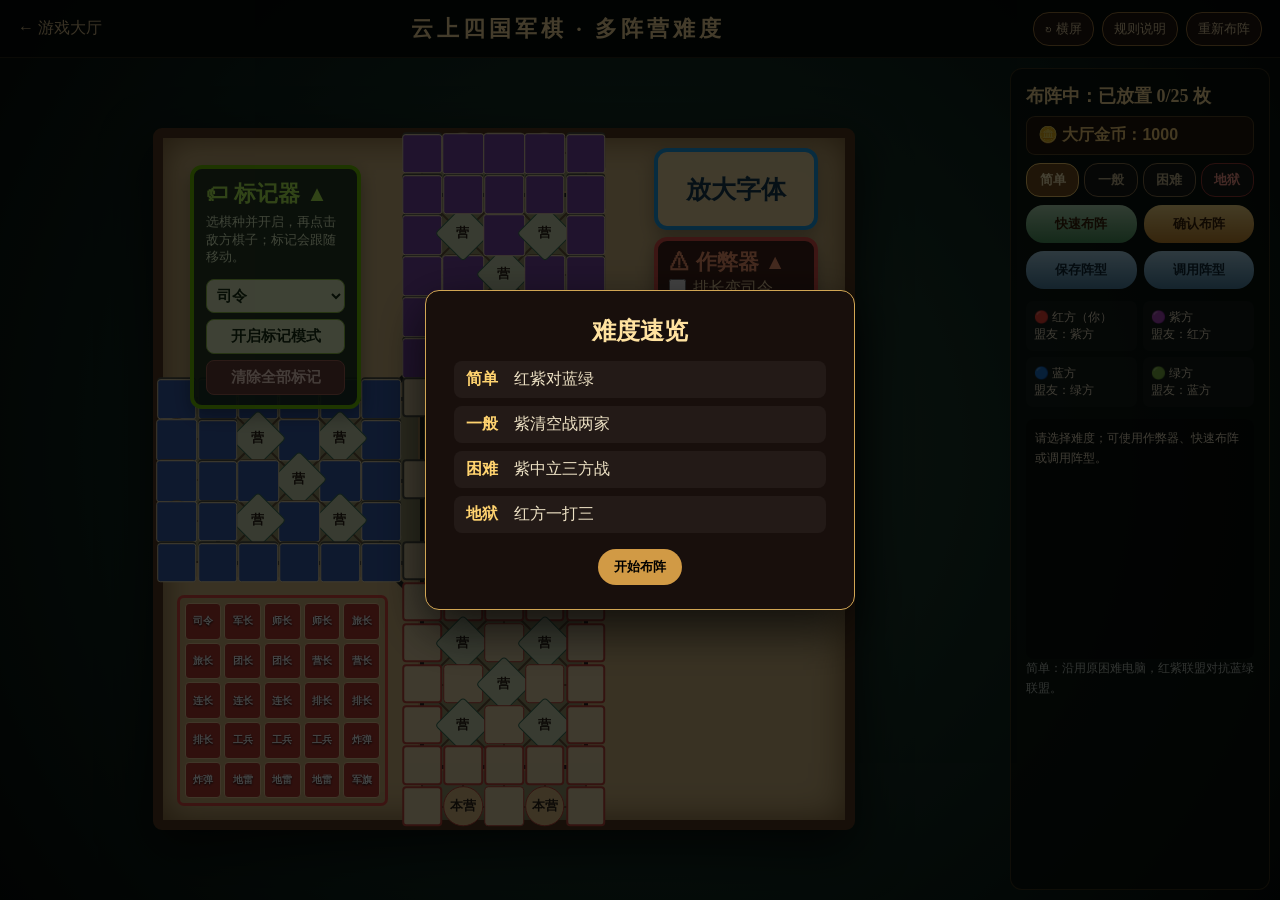
<file: four-army-chess.html>
<!doctype html>
<html lang="zh-CN">
<head>
  <meta charset="utf-8"><meta name="viewport" content="width=device-width,initial-scale=1">
  <title id="pageTitle">云上四国军棋</title>
  <style>
    /* ==================== 1. 页面基础布局 ====================
       main 分为顶部工具栏和游戏主体；主体再分为棋盘和右侧信息栏。 */
    *{box-sizing:border-box}body{margin:0;min-height:100vh;overflow:hidden;color:#eee2c5;font-family:"PingFang SC","Microsoft YaHei",sans-serif;background:#07100d}
    main{height:100vh;background:radial-gradient(circle at center,#294e3e,#10281f 60%,#050b09);display:grid;grid-template-rows:58px 1fr}
    header{display:flex;align-items:center;justify-content:space-between;padding:0 18px;background:#030907d9;border-bottom:1px solid #9d79443d}a{color:#d7bd89;text-decoration:none}.title{font:700 22px "KaiTi",serif;color:#ffe1a0;letter-spacing:4px}.tools{display:flex;gap:8px}.tools button{padding:7px 11px;border:1px solid #9f783e;border-radius:16px;background:#21160e;color:#ead5a6}

    /* ==================== 2. 棋盘、道路与落子点 ====================
       .road 是公路；.rail/.corner-rail 是铁路；.node 是可站立的格点。 */
    .layout{min-height:0;display:grid;grid-template-columns:minmax(280px,1fr) 260px;gap:12px;padding:10px}.board-wrap{min-height:0;display:grid;place-items:center}.board{position:relative;width:min(78vh,72vw);aspect-ratio:1;background:#d6bc85;border:10px solid #573a20;border-radius:9px;box-shadow:0 18px 50px #000b,inset 0 0 35px #795c31}
    .board:before,.board:after{content:"";position:absolute;background:#315f4c55}.board:before{left:38%;right:38%;top:0;bottom:0}.board:after{top:38%;bottom:38%;left:0;right:0}
    .road{position:absolute;height:2px;background:#69563b;transform-origin:left center;z-index:1}.road.rail,.road.corner-rail{height:4px;background:#252b27;box-shadow:0 2px 0 #c8a86f}.road.corner-rail{height:5px}
    .node{position:absolute;z-index:3;width:5.8%;height:5.8%;aspect-ratio:1;transform:translate(-50%,-50%);padding:0;border:1px solid #755f3d;border-radius:4px;background:#ead9ad;display:grid;place-items:center;font-size:clamp(7px,1.2vw,13px);font-weight:800;color:#2d2419;cursor:pointer;transition:.15s}.node.rail{border:2px solid #4f5348}.node.camp{transform:translate(-50%,-50%) rotate(45deg);border-color:#3f795e;background:#d2deb9}.node.camp>*{transform:rotate(-45deg)}.node.hq{border-radius:50%;background:#e4c588}.node.valid{box-shadow:0 0 0 3px #74e5a0,0 0 15px #48e48a}.node.selected{box-shadow:0 0 0 3px #ffe36d;transform:translate(-50%,-50%) scale(1.08)}.node.setup-target{border-color:#c3483e}.node.setup-target:hover{box-shadow:0 0 0 3px #ffd669}

    /* ==================== 3. 棋子与棋盘内控件 ====================
       包含四色棋子、暗棋外观、放大字体、结束/投降按钮、轨迹箭头和战斗闪框。 */
    .piece{position:relative;width:calc(100% + 4px);aspect-ratio:1;height:auto;border-radius:3px;display:grid;place-items:center;color:white;text-shadow:0 1px 2px #000;font-size:inherit;line-height:1;cursor:pointer;user-select:none;touch-action:none}.piece.large-label{font-size:clamp(20px,3.6vw,42px);font-family:"STKaiti","KaiTi",serif;font-weight:900;line-height:.9}.red{background:#b43c32}.blue{background:#355eae}.purple{background:#7948a7}.green{background:#39835b}.piece.marshal{border:4px solid #ffd74a;background:#b43c32;box-shadow:inset 0 0 9px #fff0a2,0 0 12px #ffd329;color:#fff6bc;text-shadow:0 2px 3px #5a2400}.hidden-piece{color:transparent;border:1px solid #eadcad;text-shadow:none}.hidden-piece.blue{background:#355eae}.hidden-piece.purple{background:#7948a7}.hidden-piece.green{background:#39835b}.piece-mark{position:absolute;left:7%;top:7%;width:86%;height:86%;padding:0;border:3px solid #ffea61;border-radius:8px;display:grid;place-items:center;background:#18251ef2;color:#fff7a7!important;text-shadow:0 2px 3px #000;font:900 clamp(14px,2.3vw,30px) "KaiTi",serif;box-shadow:inset 0 0 8px #ffe73f,0 0 9px #ffe73f;z-index:4}.font-toggle{position:absolute;z-index:15;right:4%;top:1.5%;width:24%;height:12%;border:4px solid #1ca5ef;border-radius:13px;background:#f5dfaaeb;color:#173e55;font-weight:900;font-size:clamp(14px,2vw,25px);cursor:pointer;box-shadow:0 7px 18px #0004}.font-toggle.active{background:#167bb6;color:white}.cheat-panel{position:absolute;z-index:15;right:4%;top:14.5%;width:24%;padding:7px 11px;border:4px solid #e5534b;border-radius:13px;background:#351411e8;color:#ffe2ad;box-shadow:0 7px 18px #0005}.cheat-panel h3{margin:0 0 4px;font-size:clamp(12px,1.65vw,21px);color:#ff9d73;white-space:nowrap}.cheat-panel label{display:flex;align-items:center;gap:7px;padding:3px 0;font-size:clamp(10px,1.25vw,16px);line-height:1.1;cursor:pointer}.cheat-panel input{width:17px;height:17px;margin:0;accent-color:#e5483f}.marker-panel{position:absolute;z-index:15;left:4%;top:4%;width:25%;min-height:28%;padding:10px 12px;border:4px solid #72c900;border-radius:12px;background:#18301ee8;color:#ecffd0;box-shadow:0 7px 18px #0005}.panel-toggle{display:block;width:100%;margin:0!important;padding:0!important;border:0!important;background:transparent!important;color:inherit!important;text-align:left;cursor:pointer}.panel-toggle h3{margin:0!important}.marker-panel h3{margin:0 0 7px;color:#b8ff59;font-size:clamp(13px,1.7vw,22px)}.marker-panel p{margin:5px 0 8px;font-size:clamp(8px,1vw,13px);line-height:1.35}.marker-panel select,.marker-panel button{width:100%;margin-top:6px;padding:7px 6px;border:1px solid #91c94a;border-radius:8px;background:#e9f6c8;color:#183214;font-weight:800;font-size:clamp(9px,1.15vw,15px)}.marker-panel button{cursor:pointer}.marker-panel button.active{background:#6fb72d;color:#fff}.marker-panel .clear-marks{background:#684039;color:#ffe1d3;border-color:#a76658}.board-actions{position:absolute;z-index:12;right:4%;bottom:3%;width:24%;height:28%;display:grid;grid-template-rows:repeat(3,1fr);gap:7px}.board-actions button{border:3px solid #c59b52;border-radius:10px;background:#201b14dd;color:#ffe1a7;font:900 clamp(12px,1.55vw,20px) "KaiTi",serif;cursor:pointer;box-shadow:0 6px 16px #0005}.board-actions .surrender{border-color:#e65b4f;background:#57201bdd;color:white}.board-actions .skip-turn{border-color:#6ea6c7;background:#17394ddd;color:#cceeff}.board-actions button:disabled{cursor:not-allowed;filter:grayscale(1);opacity:.48}.board-actions button:not(:disabled):hover{filter:brightness(1.35)}.trail-arrow{position:absolute;z-index:8;width:3.2%;aspect-ratio:1;display:grid;place-items:center;border-radius:50%;background:#fff2a9dc;color:#7c261e;font-size:clamp(8px,1.15vw,15px);font-weight:900;pointer-events:none;box-shadow:0 0 6px #0008}.trail-arrow.start{background:#ffe36d;color:#5c2917;box-shadow:0 0 0 2px #fff2a1,0 0 10px #ffdc3f}.battle-flash{position:absolute;z-index:9;width:6.7%;aspect-ratio:1;transform:translate(-50%,-50%);border:4px solid #ffe33f;border-radius:8px;pointer-events:none;animation:battleBlink .45s infinite alternate;box-shadow:0 0 14px #ffd91a}@keyframes battleBlink{to{opacity:.18;transform:translate(-50%,-50%) scale(1.12)}}.setup-selected{outline:3px solid #ffe36d;box-shadow:0 0 14px #ffd54f}.setup-tray{position:absolute;z-index:6;left:2%;top:67%;width:31%;aspect-ratio:1;padding:5px;display:grid;grid-template-columns:repeat(5,1fr);grid-template-rows:repeat(5,1fr);gap:3px;border:3px solid #e34d42;border-radius:7px;background:#cbae7288}.setup-tray.hidden{display:none}.tray-cell{min-width:0;min-height:0;display:grid;place-items:center}.tray-piece{width:100%;height:100%;aspect-ratio:1;border:1px solid #f0cf9b;border-radius:4px;font-size:clamp(6px,.85vw,10px);font-weight:800}.tray-piece.large-label{font-size:clamp(15px,2.4vw,28px)}.difficulty{display:grid;grid-template-columns:repeat(4,1fr);gap:5px;margin:8px 0}.difficulty.hidden{display:none}.difficulty button{padding:7px 3px;border:1px solid #8b734d;border-radius:14px;background:#171b18;color:#c8b990;font-weight:800}.difficulty button[data-level="hell"]{color:#ff9b8b;border-color:#9f3c36}.difficulty button.active{border-color:#ffd46c;background:#73501d;color:#fff1bd}.difficulty button[data-level="hell"].active{background:#8d201b;color:#fff}.setup-actions,.formation-actions{display:grid;grid-template-columns:1fr 1fr;gap:7px;margin-bottom:8px}.setup-actions.hidden,.formation-actions.hidden{display:none}.setup-action,.formation-action{padding:10px 6px;border:0;border-radius:18px;background:linear-gradient(#ffe18a,#c98b2e);color:#3a2108;font-weight:900;cursor:pointer}.quick-setup{background:linear-gradient(#b8e4bd,#4d9b61)}.formation-action{background:linear-gradient(#add9ee,#4d86a8);color:#102b3a}.dead{opacity:.2}.flag-reveal{animation:flash .7s infinite alternate}@keyframes flash{to{box-shadow:0 0 18px #fff06c}}

    /* ==================== 4. 右侧信息栏与结算弹窗 ==================== */
    aside{padding:15px;border:1px solid #9f783e55;border-radius:12px;background:#090f0cbb;overflow:auto}.turn{font:700 18px "KaiTi",serif;color:#ffe09a}.coin-box{margin:8px 0;padding:8px 11px;border:1px solid #d4a95755;border-radius:9px;background:#20170c;color:#ffd77e;font-weight:800}.teams{display:grid;grid-template-columns:1fr 1fr;gap:6px;margin:12px 0}.team{padding:8px;border-radius:7px;background:#ffffff09;font-size:12px}.log{height:240px;overflow:auto;padding:9px;border-radius:8px;background:#0005;font-size:12px;line-height:1.7}.rules{font-size:12px;color:#b9c4ba;line-height:1.65}.result,.intro-modal,.formation-modal{position:fixed;z-index:20;inset:0;display:none;place-items:center;background:#000b}.result.show,.intro-modal.show,.formation-modal.show{display:grid}.result>div,.intro-card,.formation-card{width:min(430px,90vw);max-height:82vh;overflow:auto;padding:24px 28px;border:1px solid #d1a654;border-radius:14px;background:#180f0c;text-align:center;box-shadow:0 18px 50px #000b}.result button,.intro-card button,.formation-card button{padding:9px 16px;border:0;border-radius:18px;background:#d19a45;font-weight:700;cursor:pointer}.result-actions{display:flex;justify-content:center;gap:9px;flex-wrap:wrap}.result-actions .replay-open{background:#68a8ca;color:#102638}.intro-card h2,.formation-card h2{margin:0 0 14px;color:#ffe2a0}.intro-list{display:grid;gap:8px;margin-bottom:16px;text-align:left}.intro-list div{padding:8px 12px;border-radius:8px;background:#ffffff0c}.intro-list b{display:inline-block;width:48px;color:#ffd36f}.formation-save{display:grid;grid-template-columns:1fr auto;gap:8px;margin-bottom:14px}.formation-save input{min-width:0;padding:10px 12px;border:1px solid #a9844d;border-radius:10px;background:#0d1712;color:#fff;font-size:16px}.formation-list{display:grid;gap:8px;text-align:left}.formation-empty{padding:18px;color:#bcae90}.formation-row{display:grid;grid-template-columns:1fr auto auto;gap:6px;align-items:center;padding:8px;border:1px solid #795c35;border-radius:9px;background:#ffffff08}.formation-row span{overflow:hidden;text-overflow:ellipsis;white-space:nowrap}.formation-row .load-one{background:#68a8ca;color:#102638}.formation-row .delete-one{background:#8e332d;color:#fff}.formation-close{margin-top:14px;background:#5d574c!important;color:#fff}
    .replay-controls{position:fixed;z-index:30;left:50%;bottom:18px;transform:translateX(-50%);display:none;align-items:center;gap:8px;width:min(720px,94vw);padding:10px 12px;border:1px solid #dfb55f;border-radius:14px;background:#120d0bea;box-shadow:0 10px 35px #000b}.replay-controls.show{display:flex}.replay-info{min-width:0;flex:1;color:#ffe4a2;font-weight:800;text-align:center}.replay-info small{display:block;margin-top:3px;color:#bdc9c0;font-weight:400;white-space:nowrap;overflow:hidden;text-overflow:ellipsis}.replay-controls button{padding:8px 13px;border:1px solid #a9854d;border-radius:18px;background:#352417;color:#ffe1a2;font-weight:800;cursor:pointer}.replay-controls button:disabled{opacity:.35;cursor:not-allowed}.replay-controls .replay-exit{background:#70332d;color:#fff}

    /* 乱战四国使用冷色夜战主题，与标准模式的沙金棋盘明显区分。 */
    body.chaos-mode{color:#e9efff;background:#08091b}
    body.chaos-mode main{background:radial-gradient(circle at center,#354064,#151b38 58%,#07091a)}
    body.chaos-mode header{background:#090b22e8;border-bottom-color:#8fa9ff55}
    body.chaos-mode header a,body.chaos-mode .title{color:#dbe4ff}
    body.chaos-mode .tools button{border-color:#718bd0;background:#151d43;color:#e7ecff}
    body.chaos-mode .board{background:#8391aa;border-color:#252c52;box-shadow:0 18px 50px #000c,inset 0 0 42px #263258}
    body.chaos-mode .board:before,body.chaos-mode .board:after{background:#46557f55}
    body.chaos-mode .road{background:#46506a}
    body.chaos-mode .road.rail,body.chaos-mode .road.corner-rail{background:#151a31;box-shadow:0 2px 0 #a7b7dc}
    body.chaos-mode .node{border-color:#3c4663;background:#d5dcef;color:#18203d}
    body.chaos-mode .node.rail{border-color:#29334f}
    body.chaos-mode .node.camp{border-color:#5969a8;background:#c9d0ec}
    body.chaos-mode .node.hq{background:#b7c2e5}
    body.chaos-mode .node.setup-target{border-color:#ff7b8f}
    body.chaos-mode aside{border-color:#7f94d755;background:#080b20d9}
    body.chaos-mode .coin-box{border-color:#8ba7ef66;background:#11183b;color:#dce7ff}
    body.chaos-mode .turn{color:#cad8ff}
    body.chaos-mode .rules{color:#b8c5e8}

    /* ==================== 5. 手机竖屏与手机横屏适配 ==================== */
    @media(max-width:800px){body{overflow:auto}main{height:auto;min-height:100dvh;grid-template-rows:auto 1fr}header{min-height:82px;flex-wrap:wrap;padding:8px}.title{font-size:18px}.layout{display:flex;flex-direction:column;padding:5px}.board{width:min(96vw,76vh)}.piece.large-label{font-size:clamp(9px,2.8vw,14px);line-height:1}.tray-piece.large-label{font-size:clamp(8px,2.5vw,12px)}aside{width:96vw;margin:auto}.log{height:110px}.tools{overflow-x:auto}.tools button{flex:0 0 auto;font-size:11px}.font-toggle{right:2%;top:2%;width:25%;height:10%;font-size:clamp(10px,3.3vw,16px);border-width:3px}.cheat-panel{right:2%;top:13%;width:37%;padding:6px 7px;border-width:3px}.cheat-panel h3,.marker-panel h3{font-size:clamp(11px,3.2vw,16px)}.cheat-panel label{font-size:clamp(9px,2.7vw,13px);padding:3px 0}.marker-panel{left:2%;top:2%;width:43%;min-height:0;padding:7px 8px;border-width:3px}.marker-panel p{font-size:clamp(8px,2.4vw,11px);margin:3px 0 5px}.marker-panel select,.marker-panel button{padding:5px 4px;margin-top:4px;font-size:clamp(9px,2.6vw,12px)}.marker-panel.collapsed,.cheat-panel.collapsed{width:auto;min-width:25%;padding:4px 7px}.marker-panel.collapsed .panel-body,.cheat-panel.collapsed .panel-body{display:none}.panel-toggle{width:100%;padding:3px 4px!important;margin:0!important;border:0!important;background:transparent!important;color:inherit!important;text-align:left}.board-actions{right:2%;width:27%}}
    @media(orientation:landscape) and (max-height:600px){main{height:100dvh;grid-template-rows:45px 1fr}header{min-height:45px}.layout{display:grid;grid-template-columns:1fr 210px}.board{width:min(82vh,70vw)}aside{width:auto;padding:8px}.log{height:105px}.rules{font-size:10px}.title{font-size:16px}}
  </style>
</head>
<body><main>
  <!-- 顶部工具栏：返回大厅、横屏、规则说明和重新布阵 -->
  <header><a href="index.html">← 游戏大厅</a><div class="title" id="gameTitle">云上四国军棋 · 暗棋模式</div><div class="tools"><button id="landscape">↻ 横屏</button><button id="rulesBtn">规则说明</button><button id="restart">重新布阵</button></div></header>
  <!-- 游戏主体：左侧动态生成棋盘，右侧显示回合、金币、难度、阵营和日志 -->
  <div class="layout"><div class="board-wrap"><div class="board" id="board"></div></div><aside>
    <div class="turn" id="turnText">请布置红方棋子</div><div class="coin-box">🪙 大厅金币：<span id="coinCount">0</span></div><div class="difficulty" id="difficulty"><button data-level="easy">简单</button><button data-level="normal">一般</button><button data-level="hard">困难</button><button data-level="hell">地狱</button></div><div class="setup-actions" id="setupActions"><button class="setup-action quick-setup" id="quickSetup">快速布阵</button><button class="setup-action" id="confirmSetup">确认布阵</button></div><div class="formation-actions" id="formationActions"><button class="formation-action" id="saveFormation">保存阵型</button><button class="formation-action" id="loadFormation">调用阵型</button></div><div class="teams"><div class="team" id="teamRed"></div><div class="team" id="teamPurple"></div><div class="team" id="teamBlue"></div><div class="team" id="teamGreen"></div></div>
    <div class="log" id="log"></div><div class="rules" id="rules">侧边铁路：本方侧边前五点与邻家侧边前五点连续相通，遇到棋子立即停止；普通棋子不能转入邻家第一排，工兵可在铁路交叉点转向。</div>
  </aside></div>
  <!-- 游戏结束时覆盖全屏显示的结算弹窗 -->
  <div class="result" id="result"><div><h2 id="resultTitle"></h2><p id="resultText"></p><div id="battleReport"></div><div class="result-actions"><button class="replay-open" id="openReplay">全明复盘</button><button onclick="start()">再来一局</button></div></div></div>
  <!-- 每次开局显示的难度速览；每条说明不超过十个汉字。 -->
  <div class="intro-modal" id="introModal"><div class="intro-card"><h2>难度速览</h2><div class="intro-list"><div><b>简单</b>红紫对蓝绿</div><div><b>一般</b>紫清空战两家</div><div><b>困难</b>紫中立三方战</div><div><b>地狱</b>红方一打三</div></div><button id="closeIntro">开始布阵</button></div></div>
  <!-- 页面内置阵型管理器，避免 file:// 环境不显示原生 prompt 输入框。 -->
  <div class="formation-modal" id="formationModal"><div class="formation-card"><h2>我的阵型</h2><div class="formation-save"><input id="formationName" maxlength="16" placeholder="输入阵型名称"><button id="confirmSaveFormation">保存当前阵型</button></div><div class="formation-list" id="formationList"></div><button class="formation-close" id="closeFormation">关闭</button></div></div>
  <div class="replay-controls" id="replayControls"><button id="replayPrev">上一步</button><button id="replayPlay">自动播放</button><button id="replayNext">下一步</button><div class="replay-info"><span id="replayProgress">0 / 0</span><small id="replayCaption"></small></div><button class="replay-exit" id="replayExit">返回结算</button></div>
</main><script>
/* ========================================================================
   四国军棋主程序阅读导航
   1. 常量与全局状态
   2. 棋盘数据建模
   3. 页面绘制
   4. 标准/乱战布阵
   5. 铁路寻路与合法走法
   6. 音效、点击与战斗结算
   7. 电脑战斗记忆与评分
   8. 回合、胜负、金币和按钮事件

   核心数据结构：
   - nodes：所有棋盘格点。owner 0/1/2/3 分别表示红/蓝/紫/绿，-1 表示中央区。
   - edges：[起点ID, 终点ID, 道路类型]，道路类型为 road、rail 或 corner-rail。
   - pieces：棋子对象数组，主要字段为 id、owner、name、node、dead、reveal。
   ======================================================================== */

// ==================== 1. 常量与全局状态 ====================

// 标准四国军棋中，每一方拥有的25枚棋子。
const names=['司令','军长','师长','师长','旅长','旅长','团长','团长','营长','营长','连长','连长','连长','排长','排长','排长','工兵','工兵','工兵','炸弹','炸弹','地雷','地雷','地雷','军旗'];

// 普通棋子的比较等级；炸弹、地雷和军旗在 battle() 中单独处理。
const rank={'堡垒':11,'元帅':10,'司令':9,'军长':8,'师长':7,'旅长':6,'团长':5,'营长':4,'导弹':4,'连长':3,'排长':2,'工兵':1}, colors=['red','blue','purple','green'], labels=['红方','蓝方','紫方','绿方'];

// URL 带 ?mode=chaos 时启用“乱战随机分兵”模式。
const chaosMode=new URLSearchParams(location.search).get('mode')==='chaos';

/* 运行状态：
   turn：当前行动方；phase：setup 布阵 / play 对局；
   selected、valid：玩家当前选中的棋子和可走目标；
   aliveFlags：四方是否仍在场；aiOrders：三方电脑记住的特殊追击任务。 */
let nodes=[],edges=[],pieces=[],turn=0,selected=null,valid=[],aliveFlags=[true,true,true,true],over=false,phase='setup',setupSelected=null,draggedPiece=null,lastTrail=null,lastBattle=null,settled=false,purpleSafeTurns=0,purpleAttacked=false,hardRedBreach=false,redSurrendered=false,aiTimer=null,aiOrders={1:null,2:null,3:null},allianceMemory={},hqAttackMemory={1:null,2:null,3:null},playerKills={},replayFrames=[],replayIndex=0,replayMode=false,replayTimer=null,replayReturnState=null,cheats={platoonToCommander:false,companyToBomb:false,marshal:false,missile:false,fortress:false},marshalFallen=false,markingEnabled=false,markGuess='司令',markerPanelOpen=true,cheatPanelOpen=true;

// 常用 DOM、难度设置和“大字体单字显示”配置。
const $=s=>document.querySelector(s),board=$('#board');
let difficulty=localStorage.getItem('armyDifficulty')||'easy';
if(!['easy','normal','hard','hell'].includes(difficulty))difficulty='easy';
const shortName={'堡垒':'堡','元帅':'帅','司令':'司','军长':'军','师长':'师','旅长':'旅','团长':'团','营长':'营','导弹':'导','连长':'连','排长':'排','工兵':'兵','炸弹':'弹','地雷':'雷','军旗':'旗'};
let largeFont=localStorage.getItem('armyLargeFont')==='1';

// 根据字体模式返回“司令”或“司”这样的显示文字。
function pieceLabel(name){return largeFont?shortName[name]:name}

// 更新简单/一般/困难/地狱四个按钮的选中样式和阵营说明。
function updateDifficulty(){document.querySelectorAll('#difficulty button').forEach(b=>b.classList.toggle('active',b.dataset.level===difficulty));updateModeInfo()}

// 四种难度同时代表四套阵营关系，布阵时在右侧实时展示。
function updateModeInfo(){
  const info={
    easy:['🔴 红方（你）<br>盟友：紫方','🟣 紫方<br>盟友：红方','🔵 蓝方<br>盟友：绿方','🟢 绿方<br>盟友：蓝方','简单：沿用原困难电脑，红紫联盟对抗蓝绿联盟。'],
    normal:['🔴 红方（你）<br>独自对抗蓝绿','🟣 紫方<br>开局清空','🔵 蓝方<br>盟友：绿方','🟢 绿方<br>盟友：蓝方','一般：紫方开局退场，红方25枚对抗蓝绿共50枚。'],
    hard:['🔴 红方（你）<br>对抗蓝绿','🟣 紫方<br>完全中立，任何方都可交战','🔵 蓝方<br>盟友：绿方','🟢 绿方<br>盟友：蓝方','困难：红方对抗蓝绿联盟；紫方不加入任何联盟。'],
    hell:['🔴 红方（你）<br>孤军对抗三家','🟣 紫方<br>盟友：蓝方、绿方','🔵 蓝方<br>盟友：紫方、绿方','🟢 绿方<br>盟友：蓝方、紫方','地狱：蓝、绿、紫三家联盟，围攻红方。']
  }[difficulty];
  ['#teamRed','#teamPurple','#teamBlue','#teamGreen'].forEach((id,i)=>$(id).innerHTML=info[i]);
  $('#rules').textContent=info[4];
}

// ==================== 2. 棋盘数据建模 ====================

// 把二维坐标转换为唯一字符串ID，并按坐标查找格点。
function key(x,y){return `${x},${y}`} function nodeAt(x,y){return nodes.find(n=>n.x===x&&n.y===y)}

/**
 * 向棋盘加入一个格点。
 * @param {number} owner 归属方：0红、1蓝、2紫、3绿、-1中央。
 * @param {string} type post普通点、camp行营、hq大本营、center中央点。
 * @param {boolean} rail 该点是否位于铁路上。
 */
function addNode(x,y,owner,row,col,type='post',rail=false){if(nodeAt(x,y))return;nodes.push({id:key(x,y),x,y,owner,row,col,type,rail})}

/**
 * 创建整张棋盘的格点和道路连接。
 * 四家区域分别旋转放置；中央建立九宫格铁路；四角再接上侧边铁路。
 */
function buildMap(){
  nodes=[];edges=[];
  const camps=['1,1','1,3','2,2','3,1','3,3'];
  for(let r=0;r<6;r++)for(let c=0;c<5;c++){addNode(6+c,11+r,0,r,c,camps.includes(`${r},${c}`)?'camp':r===5&&(c===1||c===3)?'hq':'post',r===0||r===4||c===0||c===4)}
  for(let r=0;r<6;r++)for(let c=0;c<5;c++){addNode(5-r,6+c,1,r,c,camps.includes(`${r},${c}`)?'camp':r===5&&(c===1||c===3)?'hq':'post',r===0||r===4||c===0||c===4)}
  for(let r=0;r<6;r++)for(let c=0;c<5;c++){addNode(6+c,5-r,2,r,c,camps.includes(`${r},${c}`)?'camp':r===5&&(c===1||c===3)?'hq':'post',r===0||r===4||c===0||c===4)}
  for(let r=0;r<6;r++)for(let c=0;c<5;c++){addNode(11+r,6+c,3,r,c,camps.includes(`${r},${c}`)?'camp':r===5&&(c===1||c===3)?'hq':'post',r===0||r===4||c===0||c===4)}
  for(let y=6;y<=10;y+=2)for(let x=6;x<=10;x+=2)addNode(x,y,-1,0,0,'center',true);
  let seen=new Set();for(let a of nodes)for(let b of nodes){let d=Math.abs(a.x-b.x)+Math.abs(a.y-b.y),linked=d===1||(a.type==='camp'&&Math.abs(a.x-b.x)===1&&Math.abs(a.y-b.y)===1);if(!linked)continue;let pair=[a.id,b.id].sort(),id=pair.join('|');if(seen.has(id))continue;seen.add(id);let backRoad=a.owner===b.owner&&a.owner>=0&&Math.min(a.row,b.row)===4&&Math.max(a.row,b.row)===5;edges.push([pair[0],pair[1],!backRoad&&a.rail&&b.rail?'rail':'road'])}
  let center=nodes.filter(n=>n.type==='center');for(let a of center)for(let b of center){let d=Math.abs(a.x-b.x)+Math.abs(a.y-b.y);if(d!==2)continue;let pair=[a.id,b.id].sort();if(!edges.some(e=>e[0]===pair[0]&&e[1]===pair[1]))edges.push([pair[0],pair[1],'rail'])}
  let armyNode=(owner,row,col)=>nodes.find(n=>n.owner===owner&&n.row===row&&n.col===col).id;
  [[armyNode(0,0,0),armyNode(1,0,4)],[armyNode(1,0,0),armyNode(2,0,0)],[armyNode(2,0,4),armyNode(3,0,0)],[armyNode(3,0,4),armyNode(0,0,4)]].forEach(([a,b])=>edges.push([a,b,'corner-rail']));
}

// 将逻辑坐标换成棋盘中的百分比位置；pieceAt() 返回指定格点上的存活棋子。
function pos(n){return{x:n.x/16*96+2,y:n.y/16*96+2}} function pieceAt(id){return pieces.find(p=>p.node===id&&!p.dead)}

// 标准25枚棋子只能进入普通布阵格；开启额外棋子后，红方五个行营也成为布阵目标。
function canSetupOnNode(n){return!!n&&n.owner===0&&(n.type!=='camp'||pieces.filter(p=>p.owner===0&&!p.dead).length>25)}

// 给布阵棋子绑定点击互换和拖动事件。
function bindSetupPiece(el,p){el.draggable=true;el.dataset.pieceId=p.id;el.onclick=e=>{e.stopPropagation();if(setupSelected&&setupSelected!==p.id&&p.node)return placeSetup(setupSelected,p.node);setupSelected=setupSelected===p.id?null:p.id;draw()};el.ondragstart=e=>{draggedPiece=p.id;e.dataTransfer.setData('text/plain',p.id)}}

// ==================== 3. 页面绘制 ====================

/**
 * 根据当前 nodes、edges、pieces 和游戏状态重新绘制整个棋盘。
 * 这里同时负责道路、按钮、轨迹箭头、战斗闪框、棋子和布阵托盘。
 */
function draw(){
  board.innerHTML='';for(let [a,b,t] of edges){let A=pos(nodes.find(n=>n.id===a)),B=pos(nodes.find(n=>n.id===b)),dx=B.x-A.x,dy=B.y-A.y,l=Math.hypot(dx,dy),el=document.createElement('i');el.className=`road ${t}`;el.style.cssText=`left:${A.x}%;top:${A.y}%;width:${l}%;transform:rotate(${Math.atan2(dy,dx)*180/Math.PI}deg)`;board.appendChild(el)}
  let fontButton=document.createElement('button');fontButton.className=`font-toggle ${largeFont?'active':''}`;fontButton.textContent=largeFont?'标准字体':'放大字体';fontButton.onclick=()=>{largeFont=!largeFont;localStorage.setItem('armyLargeFont',largeFont?'1':'0');draw()};board.appendChild(fontButton);
  if(!over){let panel=document.createElement('div');panel.className=`cheat-panel ${cheatPanelOpen?'':'collapsed'}`;panel.innerHTML=`<button class="panel-toggle"><h3>⚠ 作弊器 ${cheatPanelOpen?'▲':'▼'}</h3></button><div class="panel-body"><label><input type="checkbox" data-cheat="platoonToCommander" ${cheats.platoonToCommander?'checked':''}>排长变司令</label><label><input type="checkbox" data-cheat="companyToBomb" ${cheats.companyToBomb?'checked':''}>连长变炸弹</label><label><input type="checkbox" data-cheat="marshal" ${cheats.marshal?'checked':''}>增加元帅</label><label><input type="checkbox" data-cheat="missile" ${cheats.missile?'checked':''}>增加导弹</label><label><input type="checkbox" data-cheat="fortress" ${cheats.fortress?'checked':''}>增加堡垒</label></div>`;panel.querySelector('.panel-toggle').onclick=()=>{cheatPanelOpen=!cheatPanelOpen;draw()};panel.querySelectorAll('input').forEach(input=>input.onchange=()=>toggleCheat(input.dataset.cheat,input.checked));board.appendChild(panel)}
  if(!over){let marker=document.createElement('div'),options=['司令','军长','师长','旅长','团长','营长','连长','排长','工兵','炸弹','地雷','军旗'];marker.className=`marker-panel ${markerPanelOpen?'':'collapsed'}`;marker.innerHTML=`<button class="panel-toggle"><h3>🏷 标记器 ${markerPanelOpen?'▲':'▼'}</h3></button><div class="panel-body"><p>选棋种并开启，再点击敌方棋子；标记会跟随移动。</p><select>${options.map(name=>`<option ${markGuess===name?'selected':''}>${name}</option>`).join('')}</select><button class="${markingEnabled?'active':''}">${markingEnabled?'标记模式：开启':'开启标记模式'}</button><button class="clear-marks">清除全部标记</button></div>`;marker.querySelector('.panel-toggle').onclick=()=>{markerPanelOpen=!markerPanelOpen;draw()};let select=marker.querySelector('select'),buttons=marker.querySelectorAll('.panel-body button');select.onchange=()=>markGuess=select.value;buttons[0].onclick=()=>{markingEnabled=!markingEnabled;if(window.innerWidth<=800)markerPanelOpen=false;draw()};buttons[1].onclick=()=>{pieces.forEach(p=>delete p.mark);draw();log('🏷 已清除全部棋子标记')};board.appendChild(marker)}
  if(phase==='play'&&!over){let actions=document.createElement('div'),endButton=document.createElement('button');actions.className='board-actions';endButton.textContent='结束游戏';endButton.onclick=endGame;actions.appendChild(endButton);if(!redSurrendered){let surrenderButton=document.createElement('button');surrenderButton.className='surrender';surrenderButton.textContent='投降';surrenderButton.onclick=surrender;actions.appendChild(surrenderButton)}let skipButton=document.createElement('button');skipButton.className='skip-turn';skipButton.textContent='跳过回合';skipButton.disabled=turn!==0||!aliveFlags[0];skipButton.onclick=skipTurn;actions.appendChild(skipButton);board.appendChild(actions)}
  if(lastTrail){lastTrail.path.slice(0,-1).forEach((id,i)=>{let n=nodes.find(x=>x.id===id),next=nodes.find(x=>x.id===lastTrail.path[i+1]);if(!n||!next)return;let at=pos(n),angle=Math.atan2(next.y-n.y,next.x-n.x)*180/Math.PI,el=document.createElement('span');el.className=`trail-arrow ${i===0?'start':''}`;el.textContent='➤';el.style.cssText=`left:${at.x}%;top:${at.y}%;transform:translate(-50%,-50%) rotate(${angle}deg);color:${['#8e211a','#173f8a','#603080','#17613a'][lastTrail.owner]}`;board.appendChild(el)});if(lastBattle){let n=nodes.find(x=>x.id===lastBattle);if(n){let at=pos(n),el=document.createElement('span');el.className='battle-flash';el.style.cssText=`left:${at.x}%;top:${at.y}%`;board.appendChild(el)}}}
  nodes.filter(n=>n.type!=='transit').forEach(n=>{let p=pos(n),el=document.createElement('button'),pc=pieceAt(n.id),setupTarget=phase==='setup'&&canSetupOnNode(n);el.className=`node ${n.type} ${n.rail?'rail':''} ${valid.includes(n.id)?'valid':''} ${selected?.node===n.id?'selected':''} ${setupTarget?'setup-target':''}`;el.style.cssText=`left:${p.x}%;top:${p.y}%`;el.dataset.id=n.id;if(pc){let hidden=!replayMode&&pc.owner!==0&&!pc.reveal&&!(redSurrendered&&pc.owner===2),mark=pc.mark?`<i class="piece-mark">${shortName[pc.mark]||pc.mark}</i>`:'';el.innerHTML=`<span class="piece ${colors[pc.owner]} ${['元帅','导弹','堡垒'].includes(pc.name)?'marshal':''} ${hidden?'hidden-piece':''} ${largeFont&&!hidden?'large-label':''} ${pc.reveal?'flag-reveal':''} ${setupSelected===pc.id?'setup-selected':''}">${hidden?'':pieceLabel(pc.name)}${mark}</span>`;if(phase==='setup'&&pc.owner===0)bindSetupPiece(el.firstElementChild,pc)}else if(n.type==='camp')el.innerHTML='<span>营</span>';else if(n.type==='hq')el.textContent='本营';el.onclick=()=>clickNode(n.id);if(setupTarget){el.ondragover=e=>e.preventDefault();el.ondrop=e=>{e.preventDefault();placeSetup(e.dataTransfer.getData('text/plain')||draggedPiece,n.id)}}board.appendChild(el)})
  if(phase==='setup'){let tray=document.createElement('div');tray.className='setup-tray';tray.ondragover=e=>e.preventDefault();tray.ondrop=e=>{e.preventDefault();returnToTray(e.dataTransfer.getData('text/plain')||draggedPiece)};pieces.filter(p=>p.owner===0&&!p.node).forEach(p=>{let cell=document.createElement('div'),el=document.createElement('span');cell.className='tray-cell';el.className=`piece tray-piece red ${['元帅','导弹','堡垒'].includes(p.name)?'marshal':''} ${largeFont?'large-label':''} ${setupSelected===p.id?'setup-selected':''}`;el.textContent=pieceLabel(p.name);bindSetupPiece(el,p);cell.appendChild(el);tray.appendChild(cell)});board.appendChild(tray)}
}

// ==================== 4. 标准模式与乱战模式布阵 ====================

/**
 * 为一方电脑生成标准25枚棋子的合法随机阵型。
 * 电脑规则：军旗进大本营、地雷在后两排、炸弹不在第一排；
 * 工兵第一排最多一个，其余工兵靠后保留。
 */
function deployOwner(owner){
  let slots=nodes.filter(n=>n.owner===owner&&n.type!=='camp'),hq=slots.filter(n=>n.type==='hq'),back=slots.filter(n=>n.row>=4),pool=[...names],place=(name,filter,id)=>{let opts=slots.filter(n=>!pieceAt(n.id)&&filter(n)),n=opts[Math.floor(Math.random()*opts.length)];pieces.push({id,owner,name,node:n.id});pool.splice(pool.indexOf(name),1)};
  place('军旗',n=>n.type==='hq',`${owner}-flag`);
  // 另一座大本营只允许排长、连长或地雷，确保两座大本营都符合限定棋种。
  let hqCandidates=['排长','连长','地雷'].filter(name=>pool.includes(name)),hqGuard=hqCandidates[Math.floor(Math.random()*hqCandidates.length)];
  place(hqGuard,n=>n.type==='hq',`${owner}-hq-guard`);
  let remainingMines=pool.filter(name=>name==='地雷').length;for(let i=0;i<remainingMines;i++)place('地雷',n=>n.row>=4,`${owner}-mine${i}`);
  for(let i=0;i<2;i++)place('炸弹',n=>n.row!==0,`${owner}-bomb${i}`);
  place('工兵',n=>n.row===0,`${owner}-engineer0`);
  for(let i=1;i<3;i++)place('工兵',n=>n.row>=2,`${owner}-engineer${i}`);
  shuffle([...pool]).forEach((name,i)=>place(name,()=>true,`${owner}-p${i}`));
  protectMineBackRow(owner);
}

/**
 * 电脑布阵保护规则：若倒数第二排有地雷，其正下方的倒数第一排不能放
 * 团长及以上军官或炸弹；发现违规时与前方的低级棋子/地雷交换。
 */
function protectMineBackRow(owner){
  let mines=pieces.filter(p=>p.owner===owner&&p.name==='地雷'&&!p.dead).map(p=>nodes.find(n=>n.id===p.node)).filter(n=>n?.row===4);
  for(let mineNode of mines){
    let below=nodes.find(n=>n.owner===owner&&n.row===5&&n.col===mineNode.col),blocked=below&&pieceAt(below.id);
    if(!blocked||!(blocked.name==='炸弹'||(rank[blocked.name]||0)>=rank['团长']))continue;
    let replacement=pieces.find(p=>{
      if(p.owner!==owner||p.dead||p.id===blocked.id||['军旗','炸弹'].includes(p.name))return false;
      if((rank[p.name]||0)>=rank['团长'])return false;
      let n=nodes.find(x=>x.id===p.node);
      return n&&n.row<5&&n.type!=='hq'
    });
    if(replacement){let source=replacement.node;replacement.node=below.id;blocked.node=source}
  }
}

/**
 * 修正乱战模式随机分到的手牌：
 * 多余军旗变军长；没有军旗则把最小棋子变军旗；第10枚起的地雷变团长。
 */
function normalizeChaosHand(hand){
  let flags=hand.map((name,i)=>name==='军旗'?i:-1).filter(i=>i>=0);
  flags.slice(1).forEach(i=>hand[i]='军长');
  if(!flags.length){let candidates=hand.map((name,i)=>({i,value:rank[name]??(name==='地雷'?10:name==='炸弹'?11:12)})).sort((a,b)=>a.value-b.value);hand[candidates[0].i]='军旗'}
  let mines=hand.map((name,i)=>name==='地雷'?i:-1).filter(i=>i>=0);
  mines.slice(9).forEach(i=>hand[i]='团长');
  // 每方除军旗外至少保留一枚可进入另一座大本营的排长、连长或地雷。
  if(!hand.some(name=>['排长','连长','地雷'].includes(name))){
    let candidate=hand.findIndex(name=>name!=='军旗'&&name!=='炸弹');
    if(candidate>=0)hand[candidate]='排长'
  }
  return hand;
}

// 洗混100枚棋子并分成四手；最多尝试500次，避免生成无法合法布阵的组合。
function makeChaosHands(){
  for(let tries=0;tries<500;tries++){
    let pool=shuffle(Array.from({length:4},()=>names).flat()),hands=[0,1,2,3].map(owner=>normalizeChaosHand(pool.slice(owner*25,owner*25+25)));
    if(hands.every(h=>{let mines=h.filter(x=>x==='地雷').length,bombs=h.filter(x=>x==='炸弹').length;return mines<=9&&bombs<=19-mines}))return hands;
  }
  return [0,1,2,3].map(()=>[...names]);
}

// 乱战红方待布阵棋子按军阶从大到小排列，其后依次显示炸弹、地雷、军旗。
function sortChaosHand(hand){
  const order=name=>rank[name]!==undefined?100+rank[name]:name==='炸弹'?3:name==='地雷'?2:name==='军旗'?1:0;
  return[...hand].sort((a,b)=>order(b)-order(a))
}

// 将乱战模式中某个电脑分到的25枚棋子放进其棋盘区域。
function deployChaosOwner(owner,hand){
  let slots=nodes.filter(n=>n.owner===owner&&n.type!=='camp'),hq=slots.filter(n=>n.type==='hq'),back=slots.filter(n=>n.row>=4),remaining=[...hand],place=(name,filter,id)=>{let opts=slots.filter(n=>!pieceAt(n.id)&&filter(n)),n=opts[Math.floor(Math.random()*opts.length)];pieces.push({id,owner,name,node:n.id});remaining.splice(remaining.indexOf(name),1)};
  place('军旗',n=>n.type==='hq',`${owner}-chaos-flag`);
  let hqCandidates=['地雷','排长','连长'].filter(name=>remaining.includes(name)),hqGuard=hqCandidates[Math.floor(Math.random()*hqCandidates.length)];
  place(hqGuard,n=>n.type==='hq',`${owner}-chaos-hq-guard`);
  let mineCount=remaining.filter(x=>x==='地雷').length;for(let i=0;i<mineCount;i++)place('地雷',n=>n.row>=4,`${owner}-chaos-mine${i}`);
  let bombCount=remaining.filter(x=>x==='炸弹').length;for(let i=0;i<bombCount;i++)place('炸弹',n=>n.row!==0,`${owner}-chaos-bomb${i}`);
  let engineerCount=remaining.filter(x=>x==='工兵').length;
  if(engineerCount)place('工兵',n=>n.row===0,`${owner}-chaos-engineer0`);
  for(let i=1;i<Math.min(engineerCount,3);i++)place('工兵',n=>n.row>=2,`${owner}-chaos-engineer${i}`);
  for(let i=3;i<engineerCount;i++)place('工兵',n=>n.row!==0,`${owner}-chaos-engineer${i}`);
  shuffle([...remaining]).forEach((name,i)=>place(name,()=>true,`${owner}-chaos-${i}`));
  protectMineBackRow(owner);
}

// 根据当前模式创建四家的棋子：红方留在托盘等待玩家布阵，三方电脑自动布阵。
function deploy(){
  if(chaosMode){let hands=makeChaosHands(),redHand=sortChaosHand(hands[0]);pieces=redHand.map((name,i)=>({id:`0-chaos-${i}`,owner:0,name,node:null}));for(let owner=1;owner<4;owner++)deployChaosOwner(owner,hands[owner]);return}
  pieces=names.map((name,i)=>({id:`0-${i}`,owner:0,name,node:null}));for(let owner=1;owner<4;owner++)deployOwner(owner)
}

// ==================== 四国军棋作弊器 ====================

/**
 * 开关一项作弊器。标准和乱战模式共用；乱战仍不保存阵型库。
 * 排长/连长会保留 cheatedFrom 标记，因此关闭开关时可以恢复原棋种。
 */
function toggleCheat(type,enabled){
  if(over)return;
  const special={
    marshal:{id:'0-cheat-marshal',name:'元帅',row:2,col:2,label:'红方第三排中央行营'},
    missile:{id:'0-cheat-missile',name:'导弹',row:1,col:1,label:'红方第二排第二列行营'},
    fortress:{id:'0-cheat-fortress',name:'堡垒',row:1,col:3,label:'红方第二排第四列行营'}
  }[type];
  if(type==='marshal'&&enabled){
    if(marshalFallen){cheats.marshal=false;draw();return alert('本局元帅已经阵亡，不能再次生成。')}
  }
  if(special&&enabled){
    if(pieces.some(p=>p.id===special.id&&!p.dead)){cheats[type]=true;draw();return}
    let camp=nodes.find(n=>n.owner===0&&n.row===special.row&&n.col===special.col&&n.type==='camp');
    if(!camp||pieceAt(camp.id)){cheats[type]=false;draw();return alert(`${special.label}已有棋子，暂时无法增加${special.name}。`)}
    pieces.push({id:special.id,owner:0,name:special.name,node:camp.id,cheatPiece:true});
  }else if(special&&!enabled){
    pieces=pieces.filter(p=>p.id!==special.id);
  }else{
    let original=type==='platoonToCommander'?'排长':'连长',replacement=type==='platoonToCommander'?'司令':'炸弹';
    pieces.filter(p=>p.owner===0).forEach(p=>{
      if(enabled&&p.name===original&&!p.cheatedFrom){p.cheatedFrom=original;p.name=replacement;if(replacement==='炸弹'&&nodes.find(n=>n.id===p.node)?.row===0)p.node=null}
      else if(!enabled&&p.cheatedFrom===original){p.name=original;delete p.cheatedFrom}
    });
  }
  cheats[type]=enabled;selected=null;valid=[];draw();updateSetupText();
  log(`🎛️ 作弊器：${{platoonToCommander:'排长变司令',companyToBomb:'连长变炸弹',marshal:'增加元帅',missile:'增加导弹',fortress:'增加堡垒'}[type]}已${enabled?'开启':'关闭'}`);
}

// 所有炸弹（包括由连长变化的炸弹）都不能布置在第一排。
function canPlaceSetupPiece(p,n){return canSetupOnNode(n)&&!(p?.name==='炸弹'&&n.row===0)}

// 把红方棋子放到目标格；目标已有红棋时，交换两枚棋子的位置。
function placeSetup(pieceId,nodeId){if(phase!=='setup')return;let p=pieces.find(x=>x.id===pieceId&&x.owner===0),n=nodes.find(x=>x.id===nodeId);if(!p||!canPlaceSetupPiece(p,n))return p?.name==='炸弹'&&n?.row===0?alert('炸弹不能放在第一排。'):undefined;let other=pieceAt(nodeId),source=p.node,sourceNode=nodes.find(x=>x.id===source);if(other&&other.id!==p.id&&sourceNode&&!canPlaceSetupPiece(other,sourceNode))return alert('交换后炸弹不能位于第一排。');if(other&&other.id!==p.id)other.node=source;p.node=nodeId;setupSelected=null;draggedPiece=null;draw();updateSetupText()}

// 把红方棋子从棋盘拖回待布阵托盘。
function returnToTray(pieceId){let p=pieces.find(x=>x.id===pieceId&&x.owner===0);if(!p)return;p.node=null;setupSelected=null;draw();updateSetupText()}

// 在侧栏显示红方已经放置了多少枚棋子；开启特殊棋子后总数会超过25。
function updateSetupText(){let own=pieces.filter(p=>p.owner===0),placed=own.filter(p=>p.node).length;$('#turnText').textContent=`布阵中：已放置 ${placed}/${own.length} 枚`}

// Fisher–Yates 原地洗牌。
function shuffle(a){for(let i=a.length-1;i;i--){let j=Math.floor(Math.random()*(i+1));[a[i],a[j]]=[a[j],a[i]]}return a}

// 按军旗、地雷、炸弹的限制为红方生成随机阵型，并为特殊棋子预留行营。
function quickSetup(){
  if(phase!=='setup')return;
  let own=pieces.filter(p=>p.owner===0),specials=own.filter(p=>p.cheatPiece),regular=own.filter(p=>!p.cheatPiece),slots=nodes.filter(n=>n.owner===0&&n.type!=='camp');
  own.forEach(p=>p.node=null);
  const homes={'元帅':[2,2],'导弹':[1,1],'堡垒':[1,3]};
  specials.forEach(p=>{let [row,col]=homes[p.name],camp=nodes.find(n=>n.owner===0&&n.row===row&&n.col===col&&n.type==='camp');p.node=camp?.id||null});
  let take=filter=>{let opts=slots.filter(n=>!pieceAt(n.id)&&filter(n)),n=opts[Math.floor(Math.random()*opts.length)];return n?.id};
  let flag=regular.find(p=>p.name==='军旗');flag.node=take(n=>n.type==='hq');
  regular.filter(p=>p.name==='地雷').forEach(p=>p.node=take(n=>n.row>=4));
  // 原生炸弹和由连长变化的炸弹都不能放在第一排。
  regular.filter(p=>p.name==='炸弹').forEach(p=>p.node=take(n=>n.row!==0));
  shuffle(regular.filter(p=>!p.node)).forEach(p=>p.node=take(()=>true));
  setupSelected=null;draw();updateSetupText();log(`已按规则完成随机布阵${specials.length?'，特殊棋子已进入指定行营':''}。`);
}

// 阵型库保存在浏览器本地，可用名称保存多套阵型。
const FORMATION_KEY='armySavedFormationsV1';
function getFormations(){try{let value=JSON.parse(localStorage.getItem(FORMATION_KEY)||'[]');return Array.isArray(value)?value:[]}catch(e){return[]}}
function setFormations(value){localStorage.setItem(FORMATION_KEY,JSON.stringify(value))}

// 打开阵型管理弹窗；保存和调用共用同一个可视化列表。
function openFormationManager(focusName=false){
  if(chaosMode||phase!=='setup')return;
  renderFormationList();
  $('#formationModal').classList.add('show');
  if(focusName){$('#formationName').value=`阵型${getFormations().length+1}`;$('#formationName').focus()}
}

// 绘制已保存阵型，每套阵型都可以单独调用或删除。
function renderFormationList(){
  let list=$('#formationList'),formations=getFormations();
  list.innerHTML='';
  if(!formations.length){let empty=document.createElement('div');empty.className='formation-empty';empty.textContent='还没有保存的阵型';list.appendChild(empty);return}
  formations.forEach((formation,index)=>{
    let row=document.createElement('div'),name=document.createElement('span'),load=document.createElement('button'),remove=document.createElement('button');
    row.className='formation-row';name.textContent=`${formation.name}（${formation.layout.length}枚）`;
    load.className='load-one';load.textContent='调用';load.onclick=()=>applyFormation(index);
    remove.className='delete-one';remove.textContent='删除';remove.onclick=()=>deleteFormation(index);
    row.append(name,load,remove);list.appendChild(row);
  });
}

/**
 * 将当前红方布阵写入本地阵型库。相同名称会被覆盖。
 * 阵型按“棋子名称 + 格点ID”保存，因此重复棋子也能逐枚恢复。
 */
function confirmSaveFormation(){
  if(chaosMode)return;
  let placed=pieces.filter(p=>p.owner===0&&p.node),name=$('#formationName').value.trim();
  if(!placed.length)return alert('请先在棋盘上放置棋子。');
  if(!name)return alert('请输入阵型名称。');
  let formations=getFormations(),layout=placed.map(p=>({name:p.name,node:p.node})),saved={name,layout,mode:chaosMode?'chaos':'standard',cheats:chaosMode?null:{...cheats},updatedAt:Date.now()},index=formations.findIndex(f=>f.name===name);
  if(index>=0)formations[index]=saved;else formations.push(saved);
  setFormations(formations);$('#formationName').value='';renderFormationList();
  log(`💾 已保存阵型“${name}”（${layout.length}枚）`);
}

/**
 * 调用指定序号的阵型。
 * 若乱战模式当前手牌缺少某类棋子，会尽量摆放匹配棋子，其余留在托盘。
 */
function applyFormation(index){
  if(chaosMode)return;
  let formations=getFormations(),formation=formations[index];
  if(!formation)return;
  if(!chaosMode&&formation.cheats){
    pieces=pieces.filter(p=>!['0-cheat-marshal','0-cheat-missile','0-cheat-fortress'].includes(p.id));
    pieces.filter(p=>p.owner===0&&p.cheatedFrom).forEach(p=>{p.name=p.cheatedFrom;delete p.cheatedFrom});
    pieces.filter(p=>p.owner===0).forEach(p=>p.node=null);
    cheats={platoonToCommander:false,companyToBomb:false,marshal:false,missile:false,fortress:false};
    if(formation.cheats.platoonToCommander)toggleCheat('platoonToCommander',true);
    if(formation.cheats.companyToBomb)toggleCheat('companyToBomb',true);
    if(formation.cheats.marshal)toggleCheat('marshal',true);
    if(formation.cheats.missile)toggleCheat('missile',true);
    if(formation.cheats.fortress)toggleCheat('fortress',true);
  }
  let own=pieces.filter(p=>p.owner===0),used=new Set,placed=0;
  own.forEach(p=>p.node=null);
  formation.layout.forEach(item=>{
    let piece=own.find(p=>!used.has(p.id)&&p.name===item.name),node=nodes.find(n=>n.id===item.node&&canPlaceSetupPiece(piece,n));
    if(!piece||!node||pieceAt(node.id))return;
    piece.node=node.id;used.add(piece.id);placed++;
  });
  setupSelected=null;$('#formationModal').classList.remove('show');draw();updateSetupText();log(`📂 已调用阵型“${formation.name}”（成功放置${placed}枚）`);
  if(placed<formation.layout.length)alert(`已尽量调用阵型，${formation.layout.length-placed}枚棋子因当前手牌不同未能放置。`);
}

// 删除阵型前二次确认，避免误删。
function deleteFormation(index){
  let formations=getFormations(),formation=formations[index];if(!formation)return;
  if(!confirm(`确定删除阵型“${formation.name}”吗？`))return;
  formations.splice(index,1);setFormations(formations);renderFormationList();
}

// 校验红方阵型；通过后隐藏布阵控件并进入正式对局。
function confirmSetup(){let mine=pieces.filter(p=>p.owner===0&&p.name==='地雷'),bomb=pieces.filter(p=>p.owner===0&&p.name==='炸弹'),flag=pieces.find(p=>p.owner===0&&p.name==='军旗');if(pieces.some(p=>p.owner===0&&!p.node))return alert('请先把所有棋子全部放入本方棋盘。');if(nodes.find(n=>n.id===flag.node).type!=='hq')return alert('军旗必须放在两个大本营之一。');if(mine.some(p=>nodes.find(n=>n.id===p.node).row<4))return alert('地雷只能放在最后两排。');if(bomb.some(p=>nodes.find(n=>n.id===p.node).row===0))return alert('炸弹不能放在第一排。');enableAudio();phase='play';setupSelected=null;$('#setupActions').classList.add('hidden');$('#formationActions').classList.add('hidden');$('#difficulty').classList.add('hidden');$('#turnText').textContent='红方行动';$('#log').innerHTML='';log(`布阵完成，${{easy:'简单',normal:'一般',hard:'困难',hell:'地狱'}[difficulty]}模式战局开始`);hornSound();if(difficulty==='normal'){eliminateOwner(2);log('一般模式：紫方25枚棋子已在开局清空，红方对抗蓝绿共50枚棋子。')}recordReplayFrame('开局阵型');if(!hasMove(0)){eliminateOwner(0);recordReplayFrame('红方无子可走，全军退场');checkWin();if(!over)nextTurn()}draw()}

// ==================== 5. 阵营关系、铁路寻路与合法走法 ====================

/**
 * 根据当前难度判断两方是否为盟友。
 * 简单：红紫、蓝绿；一般：仅蓝绿；困难：仅蓝绿且紫方中立；地狱：蓝紫绿。
 */
function isAlly(a,b){
  if(a===b)return true;
  if(difficulty==='easy')return(a===0&&b===2)||(a===2&&b===0)||(a===1&&b===3)||(a===3&&b===1);
  if(difficulty==='hell')return a>0&&b>0;
  return(a===1&&b===3)||(a===3&&b===1);
}

// 返回指定阵营当前的盟友和敌人编号，供电脑评分使用。
function allyOwnersOf(owner){return[0,1,2,3].filter(other=>other!==owner&&isAlly(owner,other))}
function enemyOwnersOf(owner){return[0,1,2,3].filter(other=>other!==owner&&aliveFlags[other]&&!isAlly(owner,other))}

// 返回某一家的第一排格点，按列从小到大排列。
function frontRow(owner){return nodes.filter(n=>n.owner===owner&&n.row===0).sort((a,b)=>a.col-b.col)}

// 查找通过指定铁路类型与某个格点直接相连的邻居。
function railNeighbors(id,types=['rail']){return edges.filter(e=>types.includes(e[2])&&(e[0]===id||e[1]===id)).map(e=>nodes.find(n=>n.id===(e[0]===id?e[1]:e[0])))}

/**
 * 为普通棋子补充侧边圆角铁路的直线可达路径。
 * 沿途遇到第一枚棋子就停止，普通棋子不能在连接点随意拐弯。
 */
function cornerRoutes(n,routes){if(n.owner<0||n.row>4||(n.col!==0&&n.col!==4))return;for(let edge of edges.filter(e=>e[2]==='corner-rail')){let a=nodes.find(x=>x.id===edge[0]),b=nodes.find(x=>x.id===edge[1]);if(a.owner!==n.owner)[a,b]=[b,a];if(a.owner!==n.owner||a.col!==n.col)continue;let side=nodes.filter(x=>x.owner===n.owner&&x.col===n.col&&x.row<=4).sort((x,y)=>x.row-y.row),from=side.findIndex(x=>x.id===n.id),end=side.findIndex(x=>x.id===a.id),step=Math.sign(end-from),path=[n.id],blocked=false;for(let i=from+step;i!==end+step;i+=step){path.push(side[i].id);if(pieceAt(side[i].id)){blocked=true;break}}if(blocked)continue;path.push(b.id);routes.set(b.id,[...path]);if(pieceAt(b.id))continue;let otherSide=nodes.filter(x=>x.owner===b.owner&&x.col===b.col&&x.row<=4).sort((x,y)=>x.row-y.row),start=otherSide.findIndex(x=>x.id===b.id);for(let i=start+1;i<otherSide.length;i++){path.push(otherSide[i].id);routes.set(otherSide[i].id,[...path]);if(pieceAt(otherSide[i].id))break}}}

/**
 * 计算棋子在铁路上的所有可达位置，并保存每个目标对应的完整经过路径。
 * 工兵用广度优先搜索，可在铁路交叉点转向；其他棋子只能沿一条直线前进。
 * @returns {Map<string,string[]>} 目标格ID -> 经过的格点ID数组。
 */
function railRoutes(p){let n=nodes.find(x=>x.id===p.node),routes=new Map;if(!n?.rail)return routes;if(p.name==='工兵'||p.name==='导弹'){let queue=[[n.id,[n.id]]],seen=new Set([n.id]);while(queue.length){let [at,path]=queue.shift();for(let q of railNeighbors(at,['rail','corner-rail'])){if(seen.has(q.id))continue;seen.add(q.id);let next=[...path,q.id];routes.set(q.id,next);if(!pieceAt(q.id))queue.push([q.id,next])}}return routes}for(let first of railNeighbors(n.id,['rail','corner-rail'])){let dx=Math.sign(first.x-n.x),dy=Math.sign(first.y-n.y),at=n,next=first,path=[n.id];while(next){path.push(next.id);routes.set(next.id,[...path]);if(pieceAt(next.id))break;let onward=railNeighbors(next.id,['rail','corner-rail']).filter(x=>x.id!==at.id&&Math.sign(x.x-next.x)===dx&&Math.sign(x.y-next.y)===dy);at=next;next=onward[0]}}cornerRoutes(n,routes);return routes}

// 合并相邻公路和铁路目标，再排除友军占位及“攻击行营内棋子”的非法目标。
function adjacentMoves(p){let n=nodes.find(x=>x.id===p.node),out=edges.filter(e=>e[2]==='road'&&(e[0]===n.id||e[1]===n.id)).map(e=>e[0]===n.id?e[1]:e[0]);out.push(...railRoutes(p).keys());return[...new Set(out)].filter(id=>{let q=pieceAt(id),dest=nodes.find(n=>n.id===id);return(!q||!isAlly(q.owner,p.owner))&&!(q&&dest.type==='camp')})}

// 返回一枚棋子的全部合法目标；地雷、军旗以及进入大本营的棋子不能移动。
function legal(p){let current=nodes.find(n=>n.id===p.node);if(p.name==='地雷'||p.name==='军旗'||p.name==='堡垒'||current?.type==='hq')return[];return adjacentMoves(p)}

// ==================== 6. 音效、玩家点击与战斗结算 ====================

// 浏览器要求用户操作后才能创建/恢复 AudioContext，因此在点击棋盘时启用声音。
let audioCtx;function enableAudio(){audioCtx=audioCtx||new(window.AudioContext||window.webkitAudioContext)();if(audioCtx.state==='suspended')audioCtx.resume()}

// 发生战斗时播放的低沉碰撞音。
function captureSound(){if(!audioCtx)return;let now=audioCtx.currentTime,g=audioCtx.createGain();g.connect(audioCtx.destination);g.gain.setValueAtTime(.22,now);g.gain.exponentialRampToValueAtTime(.001,now+.38);[180,110].forEach((freq,i)=>{let o=audioCtx.createOscillator();o.type=i?'sawtooth':'square';o.frequency.setValueAtTime(freq,now+i*.04);o.frequency.exponentialRampToValueAtTime(freq/2,now+.3);o.connect(g);o.start(now+i*.04);o.stop(now+.38)})}

// 没有发生战斗的普通走棋音。
function moveSound(){if(!audioCtx)return;let now=audioCtx.currentTime,g=audioCtx.createGain();g.connect(audioCtx.destination);g.gain.setValueAtTime(.13,now);g.gain.exponentialRampToValueAtTime(.001,now+.2);[440,620].forEach((freq,i)=>{let o=audioCtx.createOscillator();o.type='sine';o.frequency.setValueAtTime(freq,now+i*.07);o.connect(g);o.start(now+i*.07);o.stop(now+i*.07+.13)})}

// 司令阵亡时播放的特殊提示旋律。
function commanderDeathSound(){if(!audioCtx)return;let now=audioCtx.currentTime,g=audioCtx.createGain();g.connect(audioCtx.destination);g.gain.setValueAtTime(.28,now);g.gain.exponentialRampToValueAtTime(.001,now+1.15);[392,330,262,196].forEach((freq,i)=>{let o=audioCtx.createOscillator();o.type='triangle';o.frequency.setValueAtTime(freq,now+i*.2);o.connect(g);o.start(now+i*.2);o.stop(now+i*.2+.42)})}

// 元帅被炸弹炸死或撞上地雷时，播放 assets 中的村民死亡配音。
function marshalDeathSound(){
  try{let audio=new Audio('assets/minecraft/sounds/mob/villager/death.ogg');audio.volume=.9;audio.play().catch(()=>{})}catch(e){}
}

// 确认布阵、正式开局时播放短号角。
function hornSound(){
  if(!audioCtx)return;let now=audioCtx.currentTime,g=audioCtx.createGain();g.connect(audioCtx.destination);g.gain.setValueAtTime(.001,now);
  [[392,0,.24],[523,.2,.3],[659,.46,.42]].forEach(([freq,delay,length])=>{let o=audioCtx.createOscillator();o.type='sawtooth';o.frequency.setValueAtTime(freq,now+delay);o.connect(g);o.start(now+delay);o.stop(now+delay+length)});
  g.gain.linearRampToValueAtTime(.18,now+.04);g.gain.setValueAtTime(.16,now+.58);g.gain.exponentialRampToValueAtTime(.001,now+.9)
}

/**
 * 棋盘格点击入口。
 * 布阵阶段用于放置/交换棋子；对局阶段用于选棋并执行红方合法走法。
 */
function clickNode(id){if(replayMode)return;enableAudio();let p=pieceAt(id),n=nodes.find(x=>x.id===id);if(phase==='setup'){if(p&&p.owner!==0&&markingEnabled)return markPiece(p);if(!canSetupOnNode(n))return;if(setupSelected)return placeSetup(setupSelected,id);if(p&&p.owner===0){setupSelected=p.id;draw()}return}if(over)return;if(turn===0&&selected&&valid.includes(id))return move(selected,id);if(p&&p.owner!==0&&markingEnabled)return markPiece(p);if(turn!==0)return;if(p&&p.owner===0){selected=p;valid=legal(p);draw()}else{selected=null;valid=[];draw()}}

// 把当前选择的推测棋种绑定到具体棋子对象上，因此棋子移动时标记会自动跟随。
function markPiece(piece){piece.mark=markGuess;draw();log(`🏷 已将${labels[piece.owner]}一枚棋子标记为“${markGuess}”`)}

/**
 * 比较进攻方a和防守方d。
 * @returns {number} 1=进攻方胜，0=同归于尽，-1=进攻方败。
 */
function battle(a,d){
  // 堡垒固定防守：炸弹与堡垒同归于尽，其他任何进攻棋子都会战败。
  if(d.name==='堡垒')return a.name==='炸弹'?0:-1;
  if(a.name==='炸弹'||d.name==='炸弹')return 0;
  if(d.name==='地雷')return a.name==='工兵'?1:a.name==='导弹'?0:-1;
  if(d.name==='军旗')return 1;
  // 导弹克制连长、排长、工兵；碰到营长及以上双方同归于尽。
  if(a.name==='导弹'){
    if(d.name==='导弹')return 0;
    if(['连长','排长','工兵'].includes(d.name))return 1;
    if((rank[d.name]||0)>=rank['营长'])return 0;
  }
  if(d.name==='导弹'){
    if(['连长','排长','工兵'].includes(a.name))return-1;
    if((rank[a.name]||0)>=rank['营长'])return 0;
  }
  let x=rank[a.name],y=rank[d.name];return x===y?0:x>y?1:-1
}

// 司令阵亡后公开同方军旗的位置。
function revealFlag(owner){let f=pieces.find(x=>x.owner===owner&&x.name==='军旗'&&!x.dead);if(f)f.reveal=true}

// 红方退出战场时更新状态和日志。
function activateRedObserver(){if(redSurrendered)return;redSurrendered=true;aiOrders={1:null,2:null,3:null};log(difficulty==='easy'?'👁️ 红方退出战场，继续观看紫方盟友作战。':'🏳️ 红方退出战场')}

// 清空某一方所有棋子，并清理涉及该方的电脑追击任务。
function eliminateOwner(owner){pieces.filter(p=>p.owner===owner).forEach(p=>{p.dead=true;delete p.mark});aliveFlags[owner]=false;aiOrders[owner]=null;Object.keys(aiOrders).forEach(k=>{let order=aiOrders[k];if(order&&pieces.find(p=>p.id===order.targetId)?.owner===owner)aiOrders[k]=null;if(hqAttackMemory[k]?.enemyOwner===owner)hqAttackMemory[k]=null});log(`🏳️ ${labels[owner]}军旗失守，全军退场`);if(owner===0&&phase==='play')activateRedObserver()}

// 返回棋子从当前位置走到目标格所经过的完整铁路路径；普通公路只有起点和终点。
function movePath(p,id){return railRoutes(p).get(id)||[p.node,id]}

// ==================== 对局全明复盘 ====================

// 保存一步结束后的完整棋局快照，棋子身份在正常对局中仍保持暗棋。
function recordReplayFrame(caption){
  if(phase!=='play'||replayMode)return;
  replayFrames.push({
    caption,
    pieces:JSON.parse(JSON.stringify(pieces)),
    aliveFlags:[...aliveFlags],
    turn,
    lastTrail:lastTrail?JSON.parse(JSON.stringify(lastTrail)):null,
    lastBattle
  })
}

// 将指定快照绘制为全明棋盘。
function showReplayFrame(index){
  if(!replayFrames.length)return;
  replayIndex=Math.max(0,Math.min(index,replayFrames.length-1));
  let frame=replayFrames[replayIndex];
  pieces=JSON.parse(JSON.stringify(frame.pieces)).map(p=>({...p,reveal:true}));
  aliveFlags=[...frame.aliveFlags];turn=frame.turn;
  lastTrail=frame.lastTrail?JSON.parse(JSON.stringify(frame.lastTrail)):null;
  lastBattle=frame.lastBattle;selected=null;valid=[];draw();
  $('#replayProgress').textContent=`${replayIndex+1} / ${replayFrames.length}`;
  $('#replayCaption').textContent=frame.caption;
  $('#turnText').textContent=`全明复盘 · ${frame.caption}`;
  $('#replayPrev').disabled=replayIndex===0;
  $('#replayNext').disabled=replayIndex===replayFrames.length-1
}

function stopReplayAuto(){clearInterval(replayTimer);replayTimer=null;$('#replayPlay').textContent='自动播放'}
function toggleReplayAuto(){
  if(replayTimer)return stopReplayAuto();
  $('#replayPlay').textContent='暂停';
  replayTimer=setInterval(()=>{
    if(replayIndex>=replayFrames.length-1)return stopReplayAuto();
    showReplayFrame(replayIndex+1)
  },900)
}
function openReplay(){
  if(!replayFrames.length)return alert('本局还没有可复盘的步骤。');
  clearTimeout(aiTimer);stopReplayAuto();
  replayReturnState={pieces:JSON.parse(JSON.stringify(pieces)),aliveFlags:[...aliveFlags],turn,lastTrail:lastTrail?JSON.parse(JSON.stringify(lastTrail)):null,lastBattle,turnText:$('#turnText').textContent,logHTML:$('#log').innerHTML};
  replayMode=true;over=true;$('#result').classList.remove('show');$('#replayControls').classList.add('show');showReplayFrame(0)
}
function exitReplay(){
  stopReplayAuto();replayMode=false;$('#replayControls').classList.remove('show');
  if(replayReturnState){
    pieces=replayReturnState.pieces;aliveFlags=replayReturnState.aliveFlags;turn=replayReturnState.turn;
    lastTrail=replayReturnState.lastTrail;lastBattle=replayReturnState.lastBattle;
    $('#turnText').textContent=replayReturnState.turnText;$('#log').innerHTML=replayReturnState.logHTML
  }
  replayReturnState=null;draw();$('#result').classList.add('show')
}

// 蓝方与绿方共享同一份战斗情报；情报绑定棋子ID，因此目标移动后仍然有效。
function memoryOwners(owner){return[1,3].includes(owner)?[1,3]:[owner]}
function targetMemory(owner,target){return[1,3].includes(owner)?allianceMemory[target?.id]:null}

/**
 * 蓝绿任一方攻击失败后，立即把结论同步给另一方：
 * blockedThroughRank 表示已确认该目标至少能击败这一军阶，之后同级及以下军官不再试撞。
 * 后排目标优先尝试工兵；前排目标只允许更高级军官，否则改派炸弹。
 */
function rememberAllianceFailure(attacker,defender,node,result){
  if(result>=0||![1,3].includes(attacker.owner)||defender.dead||isAlly(attacker.owner,defender.owner))return null;
  let attackerRank=rank[attacker.name]||0,existing=allianceMemory[defender.id]||{targetId:defender.id,blockedThroughRank:0,engineerFailed:false,backline:false};
  if(attackerRank)existing.blockedThroughRank=Math.max(existing.blockedThroughRank,attackerRank);
  if(attacker.name==='工兵')existing.engineerFailed=true;
  existing.backline=existing.backline||node.row>=4;
  existing.lastSeenNode=defender.node;
  existing.updatedBy=attacker.owner;
  allianceMemory[defender.id]=existing;
  let kind=node.row>=4?'backline':'frontline',stage=kind==='backline'?(existing.engineerFailed?'bomb':'engineer'):'max';
  memoryOwners(attacker.owner).forEach(owner=>{
    if(owner===attacker.owner||!aliveFlags[owner]||isAlly(owner,defender.owner))return;
    aiOrders[owner]={targetId:defender.id,kind,stage,shared:true}
  });
  log(`🧠 蓝绿共享情报：${labels[attacker.owner]}确认目标可压制${attacker.name}，同级及以下停止试撞`);
  return existing
}

// 攻打敌方大本营失败后，记住该入口并转向另一座大本营正上方；蓝绿共享该判断。
function rememberHqFailure(attacker,node,result){
  if(attacker.owner===0||result>=0||node?.type!=='hq'||node.row!==5)return;
  let enemyOwner=node.owner,hqs=nodes.filter(n=>n.owner===enemyOwner&&n.type==='hq'),target=hqs.find(n=>n.id!==node.id);
  if(!target)return;
  let approach=nodes.find(n=>n.owner===enemyOwner&&n.row===4&&n.col===target.col);
  let owners=[1,3].includes(attacker.owner)?[1,3]:[attacker.owner];
  owners.forEach(owner=>hqAttackMemory[owner]={enemyOwner,failedHqId:node.id,targetHqId:target.id,approachId:approach?.id});
  log(`🧭 ${labels[attacker.owner]}攻打大本营失败，改从倒数第二排转向另一座大本营`)
}

// 统计红方参与战斗直接造成的敌军阵亡；红方进攻、防守和同归于尽都计入。
// 军旗失守后由 eliminateOwner() 清退的其余棋子不会经过这里，因此不计入战果。
function recordPlayerKills(attacker,defender){
  let killed=null;
  if(attacker.owner===0&&defender.owner!==0&&defender.dead)killed=defender;
  else if(defender.owner===0&&attacker.owner!==0&&attacker.dead)killed=attacker;
  if(!killed)return;
  playerKills[killed.name]=(playerKills[killed.name]||0)+1
}

function renderBattleReport(){
  let order=['堡垒','元帅','司令','军长','师长','旅长','团长','营长','导弹','连长','排长','工兵','炸弹','地雷','军旗'];
  let entries=order.filter(name=>playerKills[name]).map(name=>`${name} ×${playerKills[name]}`),total=Object.values(playerKills).reduce((sum,n)=>sum+n,0);
  $('#battleReport').innerHTML=`<div style="margin:15px 0;padding:12px;border:1px solid #8b7048;border-radius:10px;background:#ffffff08;text-align:left"><b style="color:#ffd77e">本局战果：歼敌 ${total} 枚</b><div style="margin-top:8px;line-height:1.8;color:#e4d7b9">${entries.length?entries.join('　'):'本局未直接歼灭敌军'}</div></div>`
}

/**
 * 记录电脑“高级棋子未能战胜目标”的战斗经验。
 * 后排目标：优先派工兵，再派炸弹；前四排目标：优先派最大棋子，再派炸弹。
 */
function recordAiFailure(attacker,defender,node,result){
  if(attacker.owner===0||result>=0||defender.dead||isAlly(attacker.owner,defender.owner))return;
  let shared=rememberAllianceFailure(attacker,defender,node,result);
  let existing=aiOrders[attacker.owner],attackerRank=rank[attacker.name]||0;
  if(existing?.targetId===defender.id){
    if(existing.kind==='backline'&&existing.stage==='engineer'&&attacker.name==='工兵')existing.stage='bomb';
    else if(['frontline','camp-gate'].includes(existing.kind)&&existing.stage==='max')existing.stage='bomb';
    return;
  }
  if(attackerRank>=7&&node.row>=4)aiOrders[attacker.owner]={targetId:defender.id,kind:'backline',stage:shared?.engineerFailed?'bomb':'engineer'};
  else if(attackerRank>=5&&node.row<=3)aiOrders[attacker.owner]={targetId:defender.id,kind:'frontline',stage:'max'};
}

// 某枚目标棋子死亡后，删除所有追踪它的电脑任务。
function clearTargetOrders(targetId){Object.keys(aiOrders).forEach(k=>{if(aiOrders[k]?.targetId===targetId)aiOrders[k]=null});delete allianceMemory[targetId]}

/**
 * 执行一次移动或战斗，是整局游戏最核心的状态更新函数。
 * 流程：保存轨迹 -> 播音效 -> 比较棋子 -> 处理阵亡/军旗/司令 -> 判断胜负 -> 下一回合。
 */
function move(p,id){
  let d=pieceAt(id);
  if(d&&isAlly(p.owner,d.owner)){selected=null;valid=[];draw();return}
  let attackerName=p.name,attackerOwner=p.owner,defenderName=d?.name,defenderOwner=d?.owner,result=null;
  lastTrail={owner:p.owner,path:movePath(p,id)};lastBattle=d?id:null;
  if(!d){moveSound();p.node=id}
  else{
    captureSound();let battleNode=nodes.find(n=>n.id===id),r=battle(p,d),marshalKilled=(p.name==='元帅'&&r<=0)||(d.name==='元帅'&&r>=0);result=r;
    if(p.owner===0)log(`你发起攻击：${r>0?'获胜':r<0?'失败':'双方同归于尽'}`);
    if(r>=0){d.dead=true;delete d.mark}if(r<=0){p.dead=true;delete p.mark}if(r>0)p.node=id;
    if(marshalKilled){marshalFallen=true;cheats.marshal=false;marshalDeathSound();log('💥 元帅阵亡：啊！')}
    recordAiFailure(p,d,battleNode,r);rememberHqFailure(p,battleNode,r);recordPlayerKills(p,d);if(d.dead)clearTargetOrders(d.id);
    let flagOwner=d.name==='军旗'&&d.dead?d.owner:null,commanderDied=(d.name==='司令'&&d.dead)||(p.name==='司令'&&p.dead);
    if(d.name==='司令'&&d.dead)revealFlag(d.owner);if(p.name==='司令'&&p.dead)revealFlag(p.owner);if(commanderDied)commanderDeathSound();
    if(flagOwner!==null){if(p.owner===0)log('🚩 你夺取了一面敌方军旗！');eliminateOwner(flagOwner)}
  }
  let landed=nodes.find(n=>n.id===p.node),redAttacker=p.owner===1||p.owner===3||(difficulty==='hell'&&p.owner===2);
  if(['easy','hard','hell'].includes(difficulty)&&redAttacker&&!p.dead&&landed?.owner===0&&landed.row===4)hardRedBreach=true;
  selected=null;valid=[];
  let caption=d?`${labels[attackerOwner]}${attackerName}攻击${labels[defenderOwner]}${defenderName}：${result>0?'进攻方获胜':result<0?'防守方获胜':'同归于尽'}`:`${labels[attackerOwner]}${attackerName}移动`;
  recordReplayFrame(caption);checkWin();nextTurn();draw()
}

// 不同模式拥有不同胜负目标。
function checkWin(){
  if(difficulty==='easy'){
    if(!aliveFlags[1]&&!aliveFlags[3])finish(true);
    else if(!aliveFlags[0]&&!aliveFlags[2])finish(false);
    return;
  }
  if(!aliveFlags[0])finish(false);
  else if(difficulty==='hell'?!aliveFlags[1]&&!aliveFlags[2]&&!aliveFlags[3]:!aliveFlags[1]&&!aliveFlags[3])finish(true);
}

// 判断某一方是否至少有一枚棋子能走。
function hasMove(owner){return pieces.some(p=>p.owner===owner&&!p.dead&&legal(p).length)}

// 红方主动放弃当前行动；只有正式对局且轮到红方时才会生效。
function skipTurn(){
  if(over||phase!=='play'||turn!==0||!aliveFlags[0])return;
  selected=null;valid=[];log('⏭️ 红方跳过了本回合');nextTurn();draw();
}

// 切换到下一位仍存活的玩家；电脑回合延迟2秒，模拟思考过程。
function nextTurn(){if(over)return;do{turn=(turn+1)%4}while(!aliveFlags[turn]);if(!hasMove(turn)){log(`⛔ ${labels[turn]}无子可走，军旗视为被俘`);eliminateOwner(turn);checkWin();if(!over)return nextTurn();return draw()}$('#turnText').textContent=turn===0?'红方行动':redSurrendered?'红方观战中 · 电脑思考…':'电脑思考中…';if(turn!==0)aiTimer=setTimeout(ai,2000)}

// ==================== 7. 电脑战斗记忆与走法评分 ====================

/**
 * 检查电脑当前追击任务还能否执行。
 * 若缺少指定工兵/炸弹就进入下一阶段；所有克制棋子都没有时改为避战。
 */
function normalizeAiOrder(owner,allMoves){
  let order=aiOrders[owner];if(!order)return null;
  let target=pieces.find(p=>p.id===order.targetId&&!p.dead);if(!target||isAlly(owner,target.owner)){aiOrders[owner]=null;return null}
  let available=name=>allMoves.some(m=>m.p.name===name);
  if(order.kind==='backline'){
    if(order.stage==='engineer'&&!available('工兵'))order.stage=available('炸弹')?'bomb':'avoid';
    if(order.stage==='bomb'&&!available('炸弹'))order.stage='avoid';
  }else{
    if(order.stage==='max'){
      let threshold=targetMemory(owner,target)?.blockedThroughRank||0;
      let ranked=allMoves.filter(m=>(rank[m.p.name]||0)>threshold).sort((a,b)=>rank[b.p.name]-rank[a.p.name]);
      if(ranked.length)order.maxPieceId=ranked[0].p.id;else order.stage=available('炸弹')?'bomb':'avoid';
    }
    if(order.stage==='bomb'&&!available('炸弹'))order.stage='avoid';
  }
  return order;
}

// 给符合追击任务的走法加极高分，确保电脑按“工兵/最大棋子 -> 炸弹 -> 避战”执行。
function orderScore(move,order){
  if(!order)return 0;let target=pieces.find(p=>p.id===order.targetId&&!p.dead);if(!target)return 0;
  let targetNode=nodes.find(n=>n.id===target.node),dest=nodes.find(n=>n.id===move.id),distance=Math.abs(dest.x-targetNode.x)+Math.abs(dest.y-targetNode.y),required=order.stage==='engineer'?'工兵':order.stage==='bomb'?'炸弹':null,score=0;
  if(order.stage==='avoid'){if(move.id===target.node)return-20000;score-=Math.max(0,18-distance)*25;if(['frontline','camp-gate'].includes(order.kind)&&dest.type==='camp'&&dest.owner===move.p.owner&&!pieceAt(dest.id))score+=order.kind==='camp-gate'?9000:1400;return score}
  let correct=order.stage==='max'?move.p.id===order.maxPieceId:move.p.name===required;
  score+=correct?(60-distance)*70:-3600;
  if(correct&&move.id===target.node)score+=18000;
  return score;
}

/**
 * 一般难度的基础评分器。
 * omniscient=true 时，电脑可以读取红方棋子身份（困难难度使用）。
 * 分数越高，电脑越倾向选择该走法。
 */
function aiScore(move, omniscient=false) {
  let target = pieceAt(move.id);
  let dest = nodes.find(n => n.id === move.id);
  let score = Math.random() * 12;
  const self = turn;
  const allyOwners = allyOwnersOf(self);
  const enemyFocus = enemyOwnersOf(self);

  // 1. 吃子收益计算
  if (target) {
    const knownTarget = target.reveal || (omniscient && target.owner === 0);
    const tRank = knownTarget ? (rank[target.name] || 0) : 4;
    const myRank = rank[move.p.name] || 0;
    const memory = targetMemory(self,target);
    // 吃敌方棋子基础分
    if (!isAlly(self, target.owner)) {
      // 吃掉军旗极高优先级
      if (knownTarget && target.name === '军旗') score += 1200;
      // 工兵吃地雷高额加分
      else if (knownTarget && target.name === '地雷' && move.p.name === '工兵') score += 180;
      // 炸弹撞大官收益
      else if (move.p.name === '炸弹' && knownTarget && tRank >= 7) score += tRank * 45;
      // 常规吃子
      else if (move.p.name !== '炸弹') {
        if (myRank > tRank) score += tRank * 32;
        // 同归于尽适度加分，避免乱换大亏
        else if (myRank === tRank) score += tRank * 12;
        // 用小棋碰大棋大幅扣分，禁止白送
        else score -= (tRank - myRank) * 40;
      }
      // 蓝绿共享失败记忆：已被验证打不过的军阶及以下，直接禁止继续送子。
      if(memory?.blockedThroughRank){
        if(move.p.name==='炸弹')score+=1600;
        else if(move.p.name==='工兵'&&memory.backline&&!memory.engineerFailed)score+=950;
        else if(myRank<=memory.blockedThroughRank)score-=24000;
        else score+=520;
      }
    }
    // 禁止吃友军
    if (isAlly(self, target.owner)) score -= 9999;
  }

  // 2. 防守权重：保护己方军旗
  const myHQ = nodes.filter(n => n.owner === self && n.type === 'hq');
  let minDistToMyFlag = Infinity;
  const myFlag = pieces.find(p => p.owner === self && p.name === '军旗' && !p.dead);
  if (myFlag) {
    const flagNode = nodes.find(n => n.id === myFlag.node);
    minDistToMyFlag = Math.abs(dest.x - flagNode.x) + Math.abs(dest.y - flagNode.y);
    // 大官向军旗靠拢防守加分
    if ((move.p.name === '司令' || move.p.name === '军长') && minDistToMyFlag <= 12) {
      score += (20 - minDistToMyFlag) * 4;
    }
    // 远离军旗、孤军深入扣分
    if (minDistToMyFlag > 16 && (move.p.name === '司令' || move.p.name === '军长')) {
      score -= 110;
    }
  }

  // 3. 工兵专项逻辑：克制原版工兵乱冲送死
  if (move.p.name === '工兵') {
    // 工兵找到通往敌方军旗路线大幅加分
    for (const e of enemyFocus) {
      if (!aliveFlags[e]) continue;
      const eFlag = pieces.find(p => p.owner === e && p.name === '军旗' && !p.dead);
      if (eFlag && (eFlag.reveal || (omniscient && e === 0))) {
        const eFlagNode = nodes.find(n => n.id === eFlag.node);
        const dist = Math.abs(dest.x - eFlagNode.x) + Math.abs(dest.y - eFlagNode.y);
        score += Math.max(0, (25 - dist)) * 6;
      }
    }
    // 工兵无掩护深入腹地大幅扣分，防止白给
    if (dest.owner !== self && !allyOwners.includes(dest.owner)) score -= 70;
    // 己方地雷周边工兵待命防守加分
    const myMines = pieces.filter(p => p.owner === self && p.name === '地雷' && !p.dead);
    for (const m of myMines) {
      const mNode = nodes.find(n => n.id === m.node);
      const d = Math.abs(dest.x - mNode.x) + Math.abs(dest.y - mNode.y);
      if (d <= 4) score += 12;
    }
    const engineers=pieces.filter(p=>p.owner===self&&p.name==='工兵'&&!p.dead).length;
    const ordered=aiOrders[self]?.stage==='engineer';
    if(engineers<=2&&!ordered&&(target||dest.owner!==self))score-=850;
  }

  // 4. 炸弹策略：不浪费，专盯敌方大官
  if (move.p.name === '炸弹') {
    // 靠近敌方高价值棋子加分
    for (const e of enemyFocus) {
      pieces.filter(p => p.owner === e && !p.dead && (p.reveal || (omniscient && e===0)) && rank[p.name] >= 7).forEach(ep => {
        const eNode = nodes.find(n => n.id === ep.node);
        const d = Math.abs(dest.x - eNode.x) + Math.abs(dest.y - eNode.y);
        if (d <= 7) score += Math.max(0, (12 - d)) * 5;
      });
    }
    // 炸弹贴脸己方司令极度危险，扣分规避
    if ((move.p.node && pieceAt(move.p.node)) && pieceAt(move.p.node).name === '司令') {
      score -= 150;
    }
  }

  // 5. 大官避险：司令/军长不乱碰未知棋子
  if ((move.p.name === '司令' || move.p.name === '军长') && target && !target.reveal && !(omniscient&&target.owner===0)) {
    score -= 130;
  }

  // 6. 低等级棋子优先试探未知子
  if ((move.p.name === '排长' || move.p.name === '连长') && target && !target.reveal && !isAlly(self, target.owner)) {
    score += 75;
  }

  // 7. 盟友协同：向盟友交战区域靠拢，配合夹击
  pieces.filter(p => allyOwners.includes(p.owner) && !p.dead).forEach(ap => {
    const aNode = nodes.find(n => n.id === ap.node);
    const dist = Math.abs(dest.x - aNode.x) + Math.abs(dest.y - aNode.y);
    if (dist <= 9) score += Math.max(0, (10 - dist)) * 3;
  });

  // 8. 劣势收缩：己方剩余棋子过少，整体向自家阵地回撤
  const myAlive = pieces.filter(p => p.owner === self && !p.dead).length;
  const totalAll = pieces.filter(p => !p.dead).length;
  if (myAlive / totalAll < 0.28) {
    const homeDist = Math.min(...myHQ.map(h => Math.abs(dest.x - h.x) + Math.abs(dest.y - h.y)));
    score += Math.max(0, (18 - homeDist)) * 3;
  }

  // 9. 进入死胡同点位小幅扣分
  const nextMoves = legal(move.p);
  if (nextMoves.length <= 1 && !target) score -= 18;

  return score;
}

/**
 * 困难难度附加评分。
 * 三方电脑可以识别红方棋子，先突破红方倒数第二排，
 * 突破后集中向红方军旗推进，并参考盟友位置形成夹击。
 */
function hardScore(move){
  let redAttacker=turn===1||turn===3||(difficulty==='hell'&&turn===2),score=aiScore(move,redAttacker),target=pieceAt(move.id),dest=nodes.find(n=>n.id===move.id),allyOwners=allyOwnersOf(turn);
  if(redAttacker&&target?.owner===0){let result=battle(move.p,target);score+=result>0?320:result===0?90:-260;if(target.name==='炸弹'&&move.p.name!=='工兵')score-=180}
  if(redAttacker){let redFlag=pieces.find(p=>p.owner===0&&p.name==='军旗'&&!p.dead),allyPieces=pieces.filter(p=>allyOwners.includes(p.owner)&&!p.dead);if(redFlag){let f=nodes.find(n=>n.id===redFlag.node),d=Math.abs(dest.x-f.x)+Math.abs(dest.y-f.y);score+=(35-d)*5}if(allyPieces.length){let support=Math.min(...allyPieces.map(p=>{let n=nodes.find(x=>x.id===p.node);return Math.abs(n.x-dest.x)+Math.abs(n.y-dest.y)}));if(support<=7)score+=(8-support)*12}}
  if(redAttacker){
    let redBack=nodes.filter(n=>n.owner===0&&n.row===4),redFlag=pieces.find(p=>p.owner===0&&p.name==='军旗'&&!p.dead),flagNode=redFlag&&nodes.find(n=>n.id===redFlag.node);
    if(!hardRedBreach){
      let breachDistance=Math.min(...redBack.map(n=>Math.abs(dest.x-n.x)+Math.abs(dest.y-n.y)));
      score+=(50-breachDistance)*85;
      if(dest.owner===0&&dest.row===4)score+=7000;
      if(target?.owner===0)score+=900;
      if(dest.owner!==0&&breachDistance>8)score-=1200;
    }else if(flagNode){
      let flagDistance=Math.abs(dest.x-flagNode.x)+Math.abs(dest.y-flagNode.y);
      score+=(60-flagDistance)*110;
      if(target?.owner===0)score+=1400;
      if(target===redFlag)score+=20000;
      if(dest.owner===0)score+=900;
      let allyFront=pieces.filter(p=>allyOwners.includes(p.owner)&&!p.dead).map(p=>nodes.find(n=>n.id===p.node));
      if(allyFront.length){let support=Math.min(...allyFront.map(n=>Math.abs(dest.x-n.x)+Math.abs(dest.y-n.y)));if(support<=6)score+=(7-support)*90}
    }
  }
  return score;
}

// 计算某个位置到指定阵营大本营（或后两排）的最短曼哈顿距离。
function distanceToOwner(dest,owner,type='hq'){
  let goals=nodes.filter(n=>n.owner===owner&&(type==='back'?n.row>=4:n.type==='hq'));
  return goals.length?Math.min(...goals.map(n=>Math.abs(n.x-dest.x)+Math.abs(n.y-dest.y))):30;
}
// 找出已经进入某方后两排的敌方棋子，用于触发紧急回防。
function backInvaders(owner){
  return pieces.filter(p=>!p.dead&&!isAlly(owner,p.owner)).filter(p=>{let n=nodes.find(x=>x.id===p.node);return n?.owner===owner&&n.row>=4});
}

/**
 * 检查敌军是否进入倒数第三排两个行营周围的8个位置。
 * 每个行营与其外围八格组成九宫格；敌棋进入外围任意一格都会触发占营防守。
 */
function fourthRowCampThreat(owner){
  let camps=nodes.filter(n=>n.owner===owner&&n.row===3&&[1,3].includes(n.col)&&n.type==='camp'),threats=[];
  for(let camp of camps){
    pieces.filter(p=>!p.dead&&!isAlly(owner,p.owner)).forEach(piece=>{
      let at=nodes.find(n=>n.id===piece.node);
      if(at?.owner!==owner||at.id===camp.id)return;
      if(Math.abs(at.row-camp.row)<=1&&Math.abs(at.col-camp.col)<=1)threats.push({invader:piece,gate:at,camp,campPiece:pieceAt(camp.id)});
    });
  }
  if(!threats.length)return null;
  // 若其中一个受威胁行营尚未驻军，优先返回该行营，确保电脑先把它占住。
  threats.sort((a,b)=>(a.campPiece?1:0)-(b.campPiece?1:0));
  return threats[0]
}

// 受威胁行营已经有己方棋子守住时，建立“最大棋子 -> 炸弹 -> 占满行营避战”的紧急任务。
function prepareCampGateOrder(owner){
  let threat=fourthRowCampThreat(owner);
  if(!threat||!threat.campPiece||threat.campPiece.owner!==owner)return threat;
  let order=aiOrders[owner];
  if(!order||order.targetId!==threat.invader.id)aiOrders[owner]={targetId:threat.invader.id,kind:'camp-gate',stage:'max'};
  return threat
}

/**
 * 三打一全局战略评分。
 * 后两排被红方入侵时优先回防；否则向红方推进并靠近盟友形成夹击。
 */
function strategyScore(move){
  let dest=nodes.find(n=>n.id===move.id),target=pieceAt(move.id),score=0;
  if(turn!==0){
    let gateThreat=fourthRowCampThreat(turn);
    if(gateThreat){
      // 对应行营为空时，抢占行营是本回合最高优先级。
      if(!gateThreat.campPiece){
        if(move.id===gateThreat.camp.id)score+=30000;
        else score-=6500;
        return score
      }
      // 清除失败且没有炸弹时进入龟缩：先填满自己的空行营，不再硬碰该入侵棋子。
      if(aiOrders[turn]?.targetId===gateThreat.invader.id&&aiOrders[turn]?.stage==='avoid'){
        let emptyCamps=nodes.filter(n=>n.owner===turn&&n.type==='camp'&&!pieceAt(n.id));
        if(emptyCamps.length){
          if(dest.type==='camp'&&dest.owner===turn&&!target)score+=11000;
          if(target)score-=1800;
        }else if(target&&!isAlly(turn,target.owner)&&target.id!==gateThreat.invader.id)score+=1200;
      }
    }
    let invaders=backInvaders(turn);
    if(invaders.length){
      let nearest=Math.min(...invaders.map(p=>{let n=nodes.find(x=>x.id===p.node);return Math.abs(dest.x-n.x)+Math.abs(dest.y-n.y)}));
      score+=(40-nearest)*18;
      if(target&&invaders.includes(target)){
        let result=battle(move.p,target),cost=rank[move.p.name]||2;
        score+=result>0?1300-cost*18:result===0?650-cost*12:-800;
      }else if(target)score-=260;
      if(dest.owner!==turn&&nearest>3)score-=500;
    }else{
      let enemies=enemyOwnersOf(turn),focusOwner=(turn===1||turn===3||(difficulty==='hell'&&turn===2))&&enemies.includes(0)?0:null;
      if(focusOwner===null&&enemies.length)focusOwner=enemies.reduce((best,owner)=>distanceToOwner(dest,owner)<distanceToOwner(dest,best)?owner:best,enemies[0]);
      if(focusOwner!==null){
        score+=(40-distanceToOwner(dest,focusOwner))*15;
        if(target?.owner===focusOwner)score+=900;
        if(dest.owner===focusOwner)score+=360;
      }
      let allyAttackers=pieces.filter(p=>allyOwnersOf(turn).includes(p.owner)&&!p.dead).map(p=>nodes.find(n=>n.id===p.node));
      if(allyAttackers.length){let support=Math.min(...allyAttackers.map(n=>Math.abs(dest.x-n.x)+Math.abs(dest.y-n.y)));if(support<8)score+=(8-support)*22}
    }
  }
  return score;
}

// 大本营试攻失败后的转向评分：禁止重撞旧入口，并向另一座大本营正上方集结。
function hqRedirectScore(move,owner=turn){
  let memory=hqAttackMemory[owner];if(!memory)return 0;
  let dest=nodes.find(n=>n.id===move.id),from=nodes.find(n=>n.id===move.p.node),score=0;
  if(move.id===memory.failedHqId)return-50000;
  let approach=nodes.find(n=>n.id===memory.approachId),target=nodes.find(n=>n.id===memory.targetHqId);
  if(!approach||!target)return 0;
  let distance=Math.abs(dest.x-approach.x)+Math.abs(dest.y-approach.y);
  score+=(45-distance)*85;
  if(move.id===approach.id)score+=14000;
  if(move.id===target.id&&from?.id===approach.id)score+=24000;
  if(dest.owner===memory.enemyOwner&&dest.row===4)score+=1800;
  return score
}

/**
 * 判断己方军旗是否会在敌人的下一步被直接俘获。
 * 若存在威胁，优先返回能消灭威胁棋子的走法；若无法清除，则返回所有可攻击敌人的走法。
 */
function flagEmergencyMoves(owner,allMoves){
  let flag=pieces.find(p=>p.owner===owner&&p.name==='军旗'&&!p.dead);
  if(!flag)return null;
  let threats=pieces.filter(p=>!p.dead&&!isAlly(owner,p.owner)&&legal(p).includes(flag.node));
  if(!threats.length)return null;
  let threatIds=new Set(threats.map(p=>p.id));
  let clears=allMoves.filter(m=>{let target=pieceAt(m.id);return target&&threatIds.has(target.id)&&battle(m.p,target)>=0});
  if(clears.length)return{kind:'clear',moves:clears,threats};
  let attacks=allMoves.filter(m=>{let target=pieceAt(m.id);return target&&!isAlly(owner,target.owner)});
  let lethalAttacks=attacks.filter(m=>battle(m.p,pieceAt(m.id))>=0);
  return{kind:'last-stand',moves:lethalAttacks.length?lethalAttacks:attacks,threats}
}

// 电脑已走到敌方大本营正上方时，下一步强制攻击对应大本营内的棋子。
function immediateHqAssault(owner,allMoves){
  let failed=hqAttackMemory[owner]?.failedHqId;
  return allMoves.filter(m=>{
    let from=nodes.find(n=>n.id===m.p.node),dest=nodes.find(n=>n.id===m.id),target=pieceAt(m.id);
    return m.id!==failed&&from&&dest&&target&&!isAlly(owner,target.owner)&&from.owner===dest.owner&&from.owner!==owner&&from.row===4&&dest.row===5&&from.col===dest.col&&dest.type==='hq'
  })
}

/**
 * 电脑回合入口。
 * 枚举全部合法走法，将基础评分、战略评分、战斗记忆评分相加后执行最高分走法。
 * 简单难度会从前几名中随机选择，因此会保留一定失误。
 */
function ai() {
  if (over) return;
  // 筛选所有可移动棋子+全部合法走法
  const movablePieces = pieces.filter(p => p.owner === turn && !p.dead && legal(p).length > 0);
  let allMoves = [];
  movablePieces.forEach(p => {
    legal(p).forEach(destId => {
      const targetPiece = pieceAt(destId);
      // 排除吃友军的无效走法
      if (targetPiece && isAlly(p.owner, targetPiece.owner)) return;
      allMoves.push({
        p: p,
        id: destId,
        hit: !!targetPiece
      });
    });
  });

  if (allMoves.length === 0) {
    log(`⛔ ${labels[turn]}无子可走，军旗视为被俘`);
    eliminateOwner(turn);
    checkWin();
    if (!over) nextTurn();
    return draw();
  }

  // 军旗下一步即将失守时覆盖其他战略：能杀威胁者就立即清除，否则拼死攻击任意敌棋。
  const emergency=flagEmergencyMoves(turn,allMoves);
  if(emergency?.moves.length){
    emergency.moves.forEach(m=>{
      let target=pieceAt(m.id),result=battle(m.p,target),targetValue=rank[target.name]||0,cost=rank[m.p.name]||2;
      m.emergencyScore=(result>0?3000:1600)+targetValue*30-cost*8
    });
    emergency.moves.sort((a,b)=>b.emergencyScore-a.emergencyScore);
    log(emergency.kind==='clear'?`🚨 ${labels[turn]}军旗告急，立即清除威胁`:`🚨 ${labels[turn]}军旗告急，发动最后反击`);
    return move(emergency.moves[0].p,emergency.moves[0].id)
  }

  // 已抵达敌方大本营上方时，不再犹豫，立即攻击大本营棋子。
  const hqAssaults=immediateHqAssault(turn,allMoves);
  if(hqAssaults.length){
    hqAssaults.sort((a,b)=>{let A=pieceAt(a.id),B=pieceAt(b.id);return(B.name==='军旗'?1:0)-(A.name==='军旗'?1:0)});
    log(`⚔️ ${labels[turn]}攻入敌方大本营`);
    return move(hqAssaults[0].p,hqAssaults[0].id)
  }

  // 敌棋进入倒数第三排行营外围八格时，先生成专用防守任务，再进入统一任务归一化。
  prepareCampGateOrder(turn);
  const activeOrder=normalizeAiOrder(turn,allMoves);
  // 简单沿用旧困难算法；一般使用常规暗棋AI；困难和地狱启用更强的突破、识牌与协同。
  let useHard=difficulty==='easy'||difficulty==='hard'||difficulty==='hell';
  allMoves.forEach(m => m.score = (useHard?hardScore(m):aiScore(m))+strategyScore(m)*(useHard?1.35:1)+orderScore(m,activeOrder)+hqRedirectScore(m));
  allMoves.sort((a, b) => b.score - a.score);
  const bestMove = allMoves[0];
  move(bestMove.p, bestMove.id);
}

// ==================== 8. 日志、金币、胜负与页面按钮 ====================

// 把最新行动记录插入日志顶部。
function log(t){let el=document.createElement('div');el.textContent=t;$('#log').prepend(el)}

// 从浏览器本地存储读取大厅通用金币；没有记录时默认1000。
function getCoins(){let value=parseInt(localStorage.getItem('cloudCoins')||'1000',10);return Number.isFinite(value)?Math.max(0,value):1000}

// 保存金币并同步更新侧栏，余额最低为0。
function setCoins(value){value=Math.max(0,value);localStorage.setItem('cloudCoins',String(value));$('#coinCount').textContent=value;return value}

// 正常胜负结算：红方阵营获胜增加300金币，失败扣除200金币。
function finish(win){over=true;clearTimeout(aiTimer);let delta=win?300:-200,balance=getCoins();if(!settled){balance=setCoins(balance+delta);settled=true}let winTitle=difficulty==='easy'?'红紫联盟获胜！':difficulty==='hell'?'红方地狱挑战成功！':'红方获胜！',loseTitle=difficulty==='easy'?'蓝绿联盟获胜':'红方战败';$('#resultTitle').textContent=win?winTitle:loseTitle;$('#resultText').textContent=`${win?'获得 300':'失去 200'} 金币，当前余额 ${balance} 金币。`;renderBattleReport();$('#result').classList.add('show')}

/**
 * 投降处理：
 * 简单模式中红方只退出战场并观战紫方，红紫均被淘汰后才判负扣金币；
 * 其他难度仍然立即判负。
 */
function surrender(){
  if(over||redSurrendered)return;
  let easy=difficulty==='easy',message=easy?'确定投降并退出战场吗？你可以继续观看紫方盟友作战，红紫都战败后才会扣除金币。':'确定投降吗？本局将立即判负并扣除200金币。';
  if(!confirm(message))return;
  clearTimeout(aiTimer);eliminateOwner(0);recordReplayFrame('红方投降，全军退出战场');
  if(!easy){finish(false);return draw()}
  checkWin();
  if(!over){
    if(turn===0)nextTurn();
    else{$('#turnText').textContent='红方观战中 · 电脑思考…';aiTimer=setTimeout(ai,2000)}
  }
  draw()
}

// “结束游戏”只停止当前局，不主动结算金币。
function endGame(){if(over)return;if(!confirm('确定结束当前游戏吗？'))return;clearTimeout(aiTimer);recordReplayFrame('玩家主动结束游戏');over=true;$('#resultTitle').textContent='游戏已结束';$('#resultText').textContent=settled?'本局金币已结算。':'本局主动结束，不结算金币。';renderBattleReport();$('#result').classList.add('show')}

// 每次新开一局都显示四种难度的十字以内速览。
function showDifficultyIntro(){$('#introModal').classList.add('show')}

// 重建棋盘、重新发棋并清空上一局状态，然后回到红方布阵阶段。
function start(){clearTimeout(aiTimer);stopReplayAuto();replayMode=false;replayFrames=[];replayIndex=0;replayReturnState=null;$('#replayControls').classList.remove('show');document.body.classList.toggle('chaos-mode',chaosMode);buildMap();cheats={platoonToCommander:false,companyToBomb:false,marshal:false,missile:false,fortress:false};marshalFallen=false;markingEnabled=false;markGuess='司令';markerPanelOpen=window.innerWidth>800;cheatPanelOpen=window.innerWidth>800;deploy();phase='setup';turn=0;selected=null;setupSelected=null;lastTrail=null;lastBattle=null;purpleSafeTurns=0;purpleAttacked=false;hardRedBreach=false;redSurrendered=false;aiOrders={1:null,2:null,3:null};allianceMemory={};hqAttackMemory={1:null,2:null,3:null};playerKills={};valid=[];aliveFlags=[true,true,true,true];over=false;settled=false;setCoins(getCoins());document.title=chaosMode?'云上乱战四国':'云上四国军棋';$('#gameTitle').textContent=chaosMode?'云上乱战四国 · 多阵营难度':'云上四国军棋 · 多阵营难度';$('#result').classList.remove('show');$('#battleReport').innerHTML='';$('#setupActions').classList.remove('hidden');$('#formationActions').classList.toggle('hidden',chaosMode);$('#difficulty').classList.remove('hidden');updateDifficulty();$('#log').innerHTML='';log(chaosMode?'请选择难度；乱战可使用作弊器，阵型库仍关闭。':'请选择难度；可使用作弊器、快速布阵或调用阵型。');draw();updateSetupText();showDifficultyIntro()}

// 绑定难度、布阵、规则、横屏等静态按钮；最后 start() 完成首次初始化。
document.querySelectorAll('#difficulty button').forEach(b=>b.onclick=()=>{if(phase!=='setup')return;difficulty=b.dataset.level;localStorage.setItem('armyDifficulty',difficulty);updateDifficulty()});$('#quickSetup').onclick=quickSetup;$('#confirmSetup').onclick=confirmSetup;$('#saveFormation').onclick=()=>openFormationManager(true);$('#loadFormation').onclick=()=>openFormationManager(false);$('#confirmSaveFormation').onclick=confirmSaveFormation;$('#formationName').onkeydown=e=>{if(e.key==='Enter')confirmSaveFormation()};$('#closeFormation').onclick=()=>$('#formationModal').classList.remove('show');$('#closeIntro').onclick=()=>$('#introModal').classList.remove('show');$('#openReplay').onclick=openReplay;$('#replayPrev').onclick=()=>{stopReplayAuto();showReplayFrame(replayIndex-1)};$('#replayNext').onclick=()=>{stopReplayAuto();showReplayFrame(replayIndex+1)};$('#replayPlay').onclick=toggleReplayAuto;$('#replayExit').onclick=exitReplay;$('#restart').onclick=start;$('#rulesBtn').onclick=()=>alert(`${chaosMode?'乱战分兵规则：100枚棋子随机四等分；乱战模式可使用四国军棋作弊器，但不使用阵型库。\\n\\n':'【特殊棋子】\\n'}元帅：等级高于司令，默认在红方第三排中央行营；可被炸弹炸死，撞地雷也会阵亡。\\n导弹：默认在红方第二排第二列行营，拥有工兵的铁路转向能力；战胜连长、排长、工兵，遇地雷或营长及以上同归于尽。\\n堡垒：默认在红方第二排第四列行营，固定不能移动；遇炸弹同归于尽，其他棋子攻击都会战败。\\n\\n简单：红紫联盟对蓝绿联盟，使用原困难AI。\\n一般：紫方开局清空，红方25枚对蓝绿50枚。\\n困难：红方对蓝绿联盟，紫方完全中立。\\n地狱：蓝绿紫三家联盟围攻红方。`);$('#landscape').onclick=async()=>{try{await document.documentElement.requestFullscreen?.();await screen.orientation?.lock?.('landscape')}catch(e){alert('请关闭竖屏锁定并横置手机')}};start();
</script></body></html>
</file>
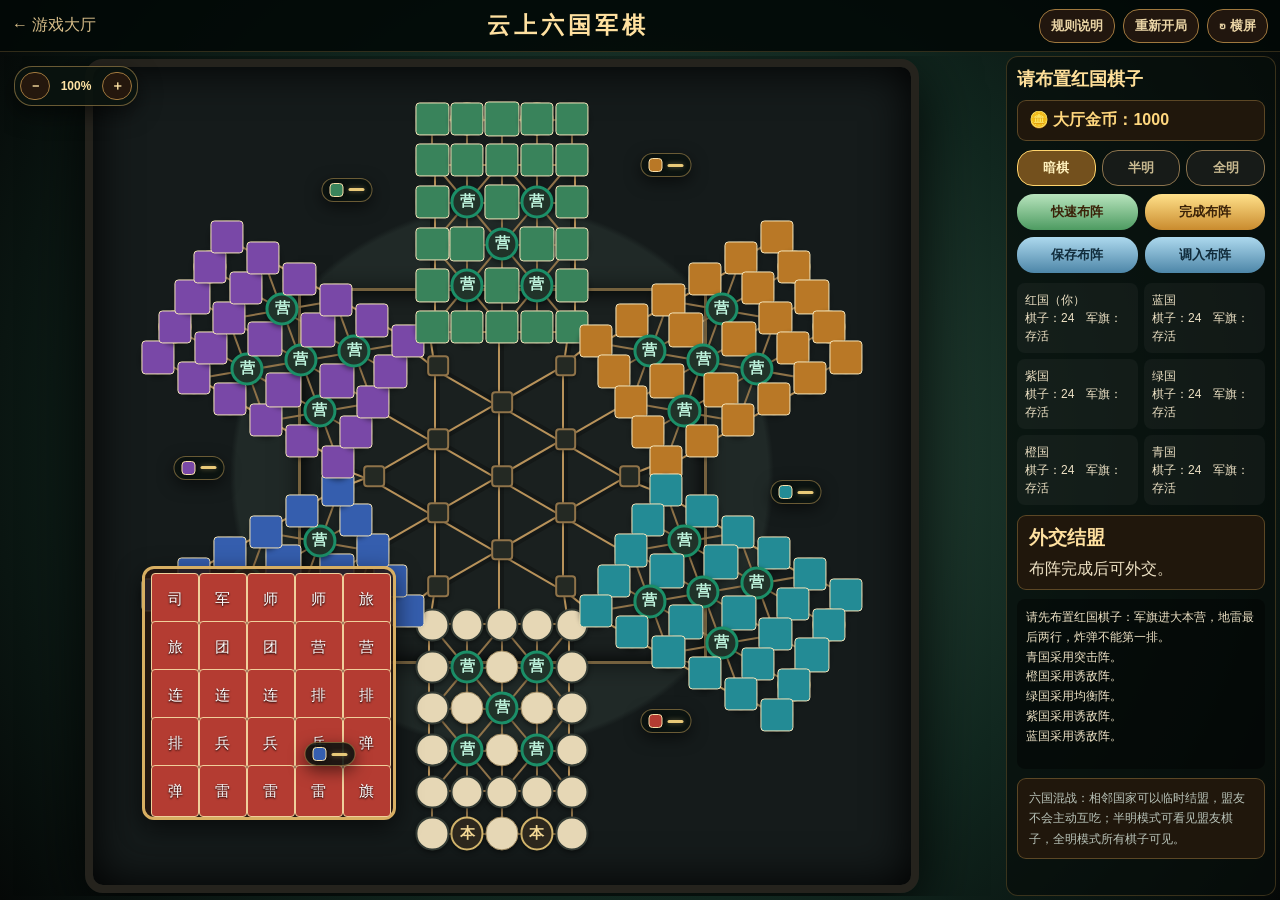
<file: six-army-chess.html>
<!doctype html>
<html lang="zh-CN">
<head>
  <meta charset="utf-8"><meta name="viewport" content="width=device-width,initial-scale=1">
  <title>云上六国军棋</title>
  <style>
    *{box-sizing:border-box}body{margin:0;min-height:100vh;overflow:hidden;background:#07100f;color:#eee2c5;font-family:"PingFang SC","Microsoft YaHei",sans-serif}
    main{height:100vh;display:grid;grid-template-rows:52px 1fr;background:radial-gradient(circle at 50% 50%,#315242,#11271f 58%,#050807)}
    header{display:flex;align-items:center;justify-content:space-between;gap:8px;padding:0 12px;background:#020806df;border-bottom:1px solid #c39a563d}.title{font:800 23px "KaiTi",serif;color:#ffe1a0;letter-spacing:4px}a{color:#d7bd89;text-decoration:none}.tools{display:flex;gap:8px;flex-wrap:wrap}.tools button,.tools select{padding:7px 11px;border:1px solid #9f783e;border-radius:16px;background:#21160e;color:#ead5a6;font-weight:800}
    .layout{min-height:0;display:grid;grid-template-columns:minmax(560px,1fr) 270px;gap:6px;padding:4px}.board-wrap{position:relative;display:grid;place-items:center;min-height:0;overflow:auto}.board{position:relative;width:calc(min(calc(100vh - 66px),calc(100vw - 286px),97vw) * var(--board-zoom,1));aspect-ratio:1;border:8px solid #25231d;border-radius:18px;background:radial-gradient(circle at center,#283330 0 18%,#202927 19% 46%,#151b1b 47% 100%);box-shadow:0 18px 60px #000d,inset 0 0 45px #000;overflow:hidden}
    .board:before{content:"";position:absolute;inset:27% 25%;border:3px solid #75613e;background:#1a201f;box-shadow:inset 0 0 20px #000,0 0 22px #0008;z-index:0}
    .road{position:absolute;height:2px;background:#8f7349;transform-origin:left center;z-index:1}.road.rail{height:4px;background:#141817;box-shadow:0 2px 0 #b8925a}
    .node{position:absolute;z-index:3;width:4.05%;height:4.05%;transform:translate(-50%,-50%);display:grid;place-items:center;padding:0;border:1px solid #9b875f;border-radius:50%;background:#e6d7b5;color:#2d2419;font-size:clamp(10px,1.15vw,16px);font-weight:900;cursor:pointer;box-shadow:0 2px 5px #0007}.node.rail{border:2px solid #333b35}.node.camp{transform:translate(-50%,-50%);border:3px solid #1b8f68;background:#203329;color:#bff5de}.node.hq{border:2px solid #d2b46b;background:#2d271d;color:#f4d895}.node.center{width:2.65%;height:2.65%;border-radius:4px;background:#242923;border:2px solid #8f7349;color:#d7c093;box-shadow:0 1px 4px #0008}.node.valid{box-shadow:0 0 0 3px #5bf08c,0 0 16px #2fea79}.node.selected{box-shadow:0 0 0 3px #ffe36d;transform:translate(-50%,-50%) scale(1.1)}
    .piece{width:calc(100% + 4px);height:calc(100% + 4px);display:grid;place-items:center;border-radius:4px;color:white;text-shadow:0 1px 2px #000;line-height:1;font-size:inherit;user-select:none}.hidden{color:transparent;text-shadow:none;border:1px solid #f5e5ba}.red{background:#b43c32}.blue{background:#355eae}.purple{background:#7948a7}.green{background:#39835b}.orange{background:#b97826}.cyan{background:#238b95}.dead{opacity:.25}.flash{animation:flash .7s infinite alternate}.trail-arrow{position:absolute;z-index:8;width:3.2%;aspect-ratio:1;display:grid;place-items:center;border-radius:50%;background:#fff2a9dc;color:#7c261e;font-size:clamp(8px,1.15vw,15px);font-weight:900;pointer-events:none;box-shadow:0 0 6px #0008}.trail-arrow.start{background:#ffe36d;color:#5c2917;box-shadow:0 0 0 2px #fff2a1,0 0 10px #ffdc3f}.battle-flash{position:absolute;z-index:9;width:6.7%;aspect-ratio:1;transform:translate(-50%,-50%);border:4px solid #ffe33f;border-radius:8px;pointer-events:none;animation:battleBlink .45s infinite alternate;box-shadow:0 0 14px #ffd91a}@keyframes battleBlink{to{opacity:.18;transform:translate(-50%,-50%) scale(1.12)}}.alliance-badge{position:absolute;z-index:11;display:inline-flex;align-items:center;gap:5px;padding:4px 7px;border:1px solid #d7ae6277;border-radius:18px;background:#0b130fe0;box-shadow:0 5px 16px #0008;pointer-events:none}.ally-dot{width:14px;height:14px;border-radius:4px;border:1px solid #f7dfaa;box-shadow:0 0 5px #0008}.ally-link{width:16px;height:3px;background:#e8c978;border-radius:3px;box-shadow:0 0 5px #e8c97866}.surrender-btn{position:absolute;z-index:12;left:65%;top:88%;width:16%;height:6%;border:2px solid #ffb66c;border-radius:12px;background:linear-gradient(#c4483d,#7f1f1a);color:#fff1d2;font:900 clamp(13px,1.55vw,22px) "KaiTi",serif;letter-spacing:3px;text-shadow:0 1px 2px #000;box-shadow:0 5px 16px #0009;cursor:pointer}.surrender-btn:hover{filter:brightness(1.12)}.setup-selected{outline:3px solid #ffe36d;box-shadow:0 0 14px #ffd54f}.setup-tray{position:absolute;z-index:8;left:6%;bottom:8%;width:31%;min-height:17%;padding:6px;display:grid;grid-template-columns:repeat(5,1fr);gap:4px;border:3px solid #d7ae62;border-radius:12px;background:#251610d8;box-shadow:0 8px 24px #0009}.tray-cell{display:grid;place-items:center;min-width:0}.tray-piece{width:100%;aspect-ratio:1;font-size:clamp(10px,1.2vw,16px);border:1px solid #f0cf9b;cursor:pointer}@keyframes flash{to{box-shadow:0 0 16px #fff26d}}
    aside{min-height:0;overflow:auto;padding:10px;border:1px solid #9f783e55;border-radius:12px;background:#080e0bbb}.turn{font:800 18px "KaiTi",serif;color:#ffe09a}.coin-box,.diplomacy,.rules{margin:9px 0;padding:9px 11px;border:1px solid #d4a95755;border-radius:9px;background:#20170c}.coin-box{color:#ffd77e;font-weight:900}.mode-row{display:grid;grid-template-columns:repeat(3,1fr);gap:6px;margin:8px 0}.mode-row button{padding:8px 4px;border:1px solid #8b734d;border-radius:16px;background:#171b18;color:#c8b990;font-weight:900}.mode-row button.active{border-color:#ffd46c;background:#73501d;color:#fff1bd}.setup-actions{display:grid;grid-template-columns:1fr 1fr;gap:7px;margin:8px 0}.setup-actions.hidden{display:none}.setup-actions button{padding:9px 5px;border:0;border-radius:17px;background:linear-gradient(#ffe18a,#c98b2e);color:#3a2108;font-weight:900;cursor:pointer}.setup-actions .quick{background:linear-gradient(#b8e4bd,#4d9b61)}.setup-actions .save,.setup-actions .load{background:linear-gradient(#add9ee,#4d86a8);color:#102b3a}.teams{display:grid;grid-template-columns:1fr 1fr;gap:6px;margin:10px 0}.team{padding:8px;border-radius:8px;background:#ffffff0a;font-size:12px;line-height:1.5}.team.out{opacity:.35}.diplomacy h3{margin:0 0 8px;color:#ffe1a0}.diplomacy button{width:100%;margin:4px 0;padding:8px;border:0;border-radius:16px;background:#d19a45;color:#2c1805;font-weight:900}.diplomacy button.allied{background:#6aac79;color:#082511}.diplomacy button:disabled{cursor:not-allowed;filter:grayscale(1);opacity:.5}.log{height:170px;overflow:auto;padding:9px;border-radius:8px;background:#0006;font-size:12px;line-height:1.65}.rules{font-size:12px;color:#b9c4ba;line-height:1.7}.result,.formation-modal{position:fixed;inset:0;display:none;place-items:center;z-index:20;background:#000b}.result.show,.formation-modal.show{display:grid}.result>div,.formation-card{width:min(430px,92vw);max-height:82vh;overflow:auto;padding:24px 28px;border:1px solid #d1a654;border-radius:14px;background:#180f0c;text-align:center}.result button,.formation-card button{padding:9px 16px;border:0;border-radius:18px;background:#d19a45;font-weight:900;cursor:pointer}.formation-card h2{margin:0 0 14px;color:#ffe2a0}.formation-save{display:grid;grid-template-columns:1fr auto;gap:8px;margin-bottom:14px}.formation-save.hidden{display:none}.formation-save input{min-width:0;padding:10px 12px;border:1px solid #a9844d;border-radius:10px;background:#0d1712;color:#fff;font-size:16px}.formation-list{display:grid;gap:8px;text-align:left}.formation-empty{padding:18px;color:#bcae90;text-align:center}.formation-row{display:grid;grid-template-columns:1fr auto auto;gap:6px;align-items:center;padding:8px;border:1px solid #795c35;border-radius:9px;background:#ffffff08}.formation-row span{overflow:hidden;text-overflow:ellipsis;white-space:nowrap}.formation-row .load-one{background:#68a8ca;color:#102638}.formation-row .delete-one{background:#8e332d;color:#fff}.formation-close{margin-top:14px;background:#5d574c!important;color:#fff}
    .diplomacy-btn{position:absolute;z-index:12;left:22%;top:88%;width:16%;height:6%;border:2px solid #e6c076;border-radius:12px;background:linear-gradient(#d7a046,#7b4b14);color:#fff1d2;font:900 clamp(13px,1.55vw,22px) "KaiTi",serif;letter-spacing:3px;text-shadow:0 1px 2px #000;box-shadow:0 5px 16px #0009;cursor:pointer}.diplomacy-btn:hover{filter:brightness(1.12)}.zoom-panel{position:absolute;z-index:35;left:10px;top:10px;display:flex;align-items:center;gap:4px;padding:5px;border:1px solid #d7ae6277;border-radius:18px;background:#0b130fe6;box-shadow:0 8px 22px #0008}.zoom-panel button{min-width:30px;height:28px;border:1px solid #9f783e;border-radius:14px;background:#24170d;color:#ffe3a4;font-weight:900;cursor:pointer}.zoom-panel span{min-width:44px;text-align:center;color:#ffe3a4;font-size:12px;font-weight:900}.result-actions{display:flex;justify-content:center;gap:9px;flex-wrap:wrap}.result-actions .replay-open{background:#68a8ca;color:#102638}.diplomacy-modal{position:fixed;inset:0;display:none;place-items:center;z-index:20;background:#000b}.diplomacy-modal.show{display:grid}.diplomacy-list{display:grid;gap:8px;margin-top:12px}.diplomacy-list button{width:100%;padding:10px;border:0;border-radius:18px;background:#d19a45;color:#2c1805;font-weight:900;cursor:pointer}.diplomacy-list button.allied{background:#6aac79;color:#082511}.diplomacy-list button:disabled{cursor:not-allowed;filter:grayscale(1);opacity:.5}.replay-controls{position:fixed;z-index:30;left:50%;bottom:18px;transform:translateX(-50%);display:none;align-items:center;gap:8px;width:min(720px,94vw);padding:10px 12px;border:1px solid #dfb55f;border-radius:14px;background:#120d0bea;box-shadow:0 10px 35px #000b}.replay-controls.show{display:flex}.replay-info{min-width:0;flex:1;color:#ffe4a2;font-weight:900;text-align:center}.replay-info small{display:block;margin-top:3px;color:#bdc9c0;font-weight:400;white-space:nowrap;overflow:hidden;text-overflow:ellipsis}.replay-controls button{padding:8px 13px;border:1px solid #a9854d;border-radius:18px;background:#352417;color:#ffe1a2;font-weight:900;cursor:pointer}.replay-controls button:disabled{opacity:.35;cursor:not-allowed}.replay-controls .replay-exit{background:#70332d;color:#fff}
    @media(max-width:900px){body{overflow:auto}main{height:auto;min-height:100dvh;display:block}header{position:sticky;top:0;z-index:40;min-height:auto;flex-wrap:wrap;padding:6px 8px}.title{font-size:18px;letter-spacing:2px;order:-1;width:100%;text-align:center}.tools{gap:5px}.tools button,header a{padding:6px 9px;font-size:12px;border-radius:14px}.layout{display:block;padding:3px;overflow:visible}.board-wrap{width:100%;overflow:auto;place-items:start center;padding:2px 0 6px}.board{width:calc(min(112vw,calc(100dvh - 86px)) * var(--board-zoom,1));min-width:calc(520px * var(--board-zoom,1));border-width:5px;border-radius:14px}.zoom-panel{left:8px;top:8px;padding:4px}.zoom-panel button{min-width:28px;height:26px}.zoom-panel span{min-width:40px;font-size:11px}.node{width:4.55%;height:4.55%;font-size:clamp(10px,2.15vw,15px)}.node.center{width:2.9%;height:2.9%}.road.rail{height:3px}.alliance-badge{padding:3px 5px;gap:3px}.ally-dot{width:11px;height:11px}.ally-link{width:11px;height:2px}.diplomacy-btn,.surrender-btn{width:15%;height:5.3%;border-radius:10px;font-size:clamp(12px,2.7vw,18px);letter-spacing:1px}.setup-tray{left:4%;bottom:7%;width:34%;gap:3px;padding:4px}.tray-piece{font-size:clamp(9px,2vw,14px)}aside{width:calc(100vw - 8px);margin:0 auto 8px;padding:8px}.mode-row,.setup-actions{gap:5px}.mode-row button,.setup-actions button{padding:7px 4px;font-size:12px}.teams{grid-template-columns:repeat(3,1fr);gap:5px}.team{padding:6px;font-size:11px}.coin-box,.diplomacy,.rules{margin:6px 0;padding:7px}.rules{display:none}.log{height:105px;font-size:11px}.formation-card{width:min(360px,92vw);padding:18px}.replay-controls{bottom:8px;width:96vw;gap:5px;padding:8px}.replay-controls button{padding:7px 9px;font-size:12px}.replay-info small{display:none}}
    @media(max-width:900px) and (orientation:landscape){body{overflow:hidden}main{height:100dvh;display:grid;grid-template-rows:auto 1fr}header{position:static;min-height:42px;flex-wrap:nowrap}.title{order:0;width:auto;font-size:17px}.layout{height:calc(100dvh - 43px);display:grid;grid-template-columns:minmax(0,1fr) 220px;gap:4px;overflow:hidden}.board-wrap{overflow:auto;place-items:center}.board{width:calc(min(calc(100dvh - 52px),calc(100vw - 232px)) * var(--board-zoom,1));min-width:0}.node{width:4.1%;height:4.1%;font-size:clamp(9px,1.45vw,13px)}.node.center{width:2.65%;height:2.65%}aside{width:auto;height:100%;overflow:auto;margin:0}.teams{grid-template-columns:1fr 1fr}.log{height:88px}.coin-box,.diplomacy,.rules{margin:5px 0}.setup-tray{width:31%;left:5%;bottom:7%}}
  </style>
</head>
<body><main>
  <header><a href="index.html">← 游戏大厅</a><div class="title">云上六国军棋</div><div class="tools"><button id="rulesBtn">规则说明</button><button id="restart">重新开局</button><button id="landscape">↻ 横屏</button></div></header>
  <div class="layout"><div class="board-wrap"><div class="zoom-panel"><button id="zoomOut">－</button><span id="zoomText">100%</span><button id="zoomIn">＋</button></div><div class="board" id="board"></div></div><aside>
    <div class="turn" id="turnText">六国布阵中</div><div class="coin-box">🪙 大厅金币：<span id="coinCount">0</span></div>
    <div class="mode-row" id="modeRow"><button data-mode="dark">暗棋</button><button data-mode="semi">半明</button><button data-mode="open">全明</button></div>
    <div class="setup-actions" id="setupActions"><button class="quick" id="quickSetup">快速布阵</button><button id="confirmSetup">完成布阵</button><button class="save" id="saveFormation">保存布阵</button><button class="load" id="loadFormation">调入布阵</button></div>
    <div class="teams" id="teams"></div><div class="diplomacy"><h3>外交结盟</h3><div id="diplomacy"></div></div>
    <div class="log" id="log"></div><div class="rules" id="rules">六国混战：相邻国家可以临时结盟，盟友不会主动互吃；半明模式可看见盟友棋子，全明模式所有棋子可见。</div>
  </aside></div>
  <div class="result" id="result"><div><h2 id="resultTitle"></h2><p id="resultText"></p><div class="result-actions"><button class="replay-open" id="openReplay">全明复盘</button><button onclick="start()">再来一局</button></div></div></div>
  <div class="formation-modal" id="formationModal"><div class="formation-card"><h2 id="formationTitle">我的六国阵型</h2><div class="formation-save" id="formationSaveBox"><input id="formationName" maxlength="16" placeholder="输入阵型名称"><button id="confirmSaveFormation">保存当前阵型</button></div><div class="formation-list" id="formationList"></div><button class="formation-close" id="closeFormation">关闭</button></div></div>
  <div class="diplomacy-modal" id="diplomacyModal"><div class="formation-card"><h2>外交结盟</h2><p>每回合只能进行一次外交；每国最多两个盟友。</p><div class="diplomacy-list" id="diplomacyModalList"></div><button class="formation-close" id="closeDiplomacy">关闭</button></div></div>
  <div class="replay-controls" id="replayControls"><button id="replayPrev">上一步</button><button id="replayPlay">自动播放</button><button id="replayNext">下一步</button><div class="replay-info"><span id="replayProgress">0 / 0</span><small id="replayCaption"></small></div><button class="replay-exit" id="replayExit">返回结算</button></div>
</main><script>
const names=['司令','军长','师长','师长','旅长','旅长','团长','团长','营长','营长','连长','连长','连长','排长','排长','排长','工兵','工兵','工兵','炸弹','炸弹','地雷','地雷','地雷','军旗'];
const rank={'司令':9,'军长':8,'师长':7,'旅长':6,'团长':5,'营长':4,'连长':3,'排长':2,'工兵':1};
const colors=['red','blue','purple','green','orange','cyan'],labels=['红国','蓝国','紫国','绿国','橙国','青国'],short={'司令':'司','军长':'军','师长':'师','旅长':'旅','团长':'团','营长':'营','连长':'连','排长':'排','工兵':'兵','炸弹':'弹','地雷':'雷','军旗':'旗'};
const FORMATION_KEY='sixArmySavedFormationsV1';
const $=s=>document.querySelector(s),board=$('#board');
let boardZoom=Number(localStorage.getItem('sixArmyBoardZoom')||1);
let nodes=[],edges=[],railLines=[],pieces=[],turn=0,selected=null,valid=[],alive=[true,true,true,true,true,true],over=false,phase='setup',setupSelected=null,draggedPiece=null,formationSaveMode=false,allianceUsedThisTurn=false,mode=localStorage.getItem('sixArmyMode')||'dark',alliances=[],aiTimer=null,lastTrail=null,lastBattle=null,replayFrames=[],replayIndex=0,replayMode=false,replayTimer=null,replayReturnState=null,coinSettled=false;
function setBoardZoom(v){boardZoom=Math.max(.75,Math.min(1.45,Math.round(v*20)/20));document.documentElement.style.setProperty('--board-zoom',boardZoom);localStorage.setItem('sixArmyBoardZoom',boardZoom);let t=$('#zoomText');if(t)t.textContent=`${Math.round(boardZoom*100)}%`}
function key(owner,row,col){return owner>=0?`${owner}-${row}-${col}`:`c-${row}-${col}`}
function node(id){return nodes.find(n=>n.id===id)}function pieceAt(id){return pieces.find(p=>!p.dead&&p.node===id)}function shuffle(a){return a.sort(()=>Math.random()-.5)}function countLive(owner){return pieces.filter(p=>p.owner===owner&&!p.dead&&p.name!=='军旗').length}
function isNeighbor(a,b){let d=Math.abs(a-b);return d===1||d===5}function isAllied(a,b){return alliances[a]?.[b]}function setAlliance(a,b,on=true){alliances[a][b]=alliances[b][a]=on}
function allianceCount(owner){return alliances[owner]?.filter(Boolean).length||0}
function allianceLimitReason(a,b){if(isAllied(a,b))return'';if(allianceCount(a)>=2)return`${labels[a]}盟友已达2个上限。`;if(allianceCount(b)>=2)return`${labels[b]}盟友已达2个上限。`;return''}
function notify(msg){log(msg);alert(msg)}
function addEdge(a,b,type='road'){if(!a||!b||edges.some(e=>(e.a===a&&e.b===b)||(e.a===b&&e.b===a)))return;edges.push({a,b,type})}
function addRailLine(...ids){railLines.push(ids.filter(Boolean))}
function addNode(n){nodes.push(n)}
function pos(n){return{x:n.x,y:n.y}}
function buildMap(){
  nodes=[];edges=[];railLines=[];const center={x:50,y:50};
  for(let o=0;o<6;o++){
    const ang=(90+o*60)*Math.PI/180,dir={x:Math.cos(ang),y:Math.sin(ang)},perp={x:-Math.sin(ang),y:Math.cos(ang)};
    for(let r=0;r<6;r++)for(let c=0;c<5;c++){
      const spread=(c-2)*4.25,dist=18.2+r*5.1,type=r===5&&(c===1||c===3)?'hq':['1,1','1,3','2,2','3,1','3,3'].includes(`${r},${c}`)?'camp':'post',rail=r===0||r===4||c===0||c===4;
      addNode({id:key(o,r,c),owner:o,row:r,col:c,type,rail,x:center.x+dir.x*dist+perp.x*spread,y:center.y+dir.y*dist+perp.y*spread});
    }
  }
  [
    ['mid-top',57.8,36.5],
    ['mid-ul',42.2,36.5],['mid-u1',50.0,41.0],['mid-u2',57.8,45.5],['mid-ur',65.6,50.0],
    ['mid-l',42.2,45.5],['mid-c',50,50],['mid-r',57.8,54.5],
    ['mid-ll',34.4,50.0],['mid-d1',42.2,54.5],['mid-d2',50.0,59.0],['mid-lr',57.8,63.5],
    ['mid-bottom',42.2,63.5]
  ].forEach(([id,x,y],i)=>addNode({id,owner:-1,row:Math.floor(i/4),col:i,type:'center',rail:true,x,y}));
  for(let o=0;o<6;o++){
    for(let r=0;r<6;r++)for(let c=0;c<5;c++){
      const a=key(o,r,c),n=node(a);
      [[r+1,c],[r,c+1]].forEach(([rr,cc])=>{if(rr<6&&cc<5){let b=key(o,rr,cc),m=node(b),back=Math.min(n.row,m.row)===4&&Math.max(n.row,m.row)===5;addEdge(a,b,!back&&n.rail&&m.rail?'rail':'road')}});
      if(n.type==='camp')[[r-1,c-1],[r-1,c+1],[r+1,c-1],[r+1,c+1]].forEach(([rr,cc])=>{if(rr>=0&&rr<6&&cc>=0&&cc<5)addEdge(a,key(o,rr,cc),'road')});
    }
  }
  for(let o=0;o<6;o++){
    let next=(o+1)%6;
    addRailLine(key(o,0,0),key(o,0,1),key(o,0,2),key(o,0,3),key(o,0,4));
    addEdge(key(o,0,4),key(next,0,0),'rail');
    addRailLine(key(o,4,4),key(o,3,4),key(o,2,4),key(o,1,4),key(o,0,4),key(next,0,0),key(next,1,0),key(next,2,0),key(next,3,0),key(next,4,0));
  }
  const railPath=(ids)=>{ids.forEach((id,i)=>{if(i)addEdge(ids[i-1],id,'rail')});addRailLine(...ids)};
  const sideToFront=(owner,col)=>[4,3,2,1,0].map(r=>key(owner,r,col));
  const frontToSide=(owner,col)=>[0,1,2,3,4].map(r=>key(owner,r,col));
  const sideRailPath=(aOwner,aCol,mids,bOwner,bCol)=>railPath([...sideToFront(aOwner,aCol),...mids,...frontToSide(bOwner,bCol)]);
  // 每组正对国家由三条贯穿铁路连接：边两条穿 4 个中盘点，中间一条穿 3 个中盘点。
  sideRailPath(2,4,['mid-ul','mid-u1','mid-u2','mid-ur'],5,0);
  railPath([key(2,0,2),'mid-l','mid-c','mid-r',key(5,0,2)]);
  sideRailPath(2,0,['mid-ll','mid-d1','mid-d2','mid-lr'],5,4);

  sideRailPath(3,4,['mid-top','mid-u2','mid-r','mid-lr'],0,0);
  railPath([key(3,0,2),'mid-u1','mid-c','mid-d2',key(0,0,2)]);
  sideRailPath(3,0,['mid-ul','mid-l','mid-d1','mid-bottom'],0,4);

  sideRailPath(4,0,['mid-top','mid-u1','mid-l','mid-ll'],1,4);
  railPath([key(4,0,2),'mid-u2','mid-c','mid-d1',key(1,0,2)]);
  sideRailPath(4,4,['mid-ur','mid-r','mid-d2','mid-bottom'],1,0);
}
function deployOwner(owner){
  const plan=Math.random()<1/3?'balanced':Math.random()<.5?'assault':'trap',slots=nodes.filter(n=>n.owner===owner&&n.type!=='camp'),pool=[...names];
  const place=(name,filter,id)=>{let opts=slots.filter(n=>!pieceAt(n.id)&&filter(n));let n=opts[Math.floor(Math.random()*opts.length)];pieces.push({id,owner,name,node:n.id,dead:false,reveal:false});pool.splice(pool.indexOf(name),1)};
  place('军旗',n=>n.type==='hq',`${owner}-flag`);
  for(let i=0;i<3;i++)place('地雷',n=>n.row>=4,`${owner}-mine${i}`);
  for(let i=0;i<2;i++)place('炸弹',n=>n.row!==0,`${owner}-bomb${i}`);
  let sorted=pool.splice(0).sort((a,b)=>{
    const va=rank[a]||0,vb=rank[b]||0;
    if(plan==='assault')return (b==='工兵')-(a==='工兵')||vb-va;
    if(plan==='trap')return va-vb;
    return vb-va;
  });
  let free=slots.filter(n=>!pieceAt(n.id));if(plan==='balanced')free=shuffle(free);else free.sort((a,b)=>a.row-b.row||Math.abs(a.col-2)-Math.abs(b.col-2));
  sorted.forEach((name,i)=>pieces.push({id:`${owner}-p${i}`,owner,name,node:free[i].id,dead:false,reveal:false}));
  log(`${labels[owner]}采用${plan==='balanced'?'均衡阵':plan==='assault'?'突击阵':'诱敌阵'}。`);
}
function createPlayerPieces(){names.forEach((name,i)=>pieces.push({id:`0-setup-${i}`,owner:0,name,node:null,dead:false,reveal:false}))}
function setupSlots(){return nodes.filter(n=>n.owner===0&&n.type!=='camp')}
function canPlaceSetupPiece(p,n){
  if(!p||!n||n.owner!==0||n.type==='camp')return false;
  if(p.name==='军旗')return n.type==='hq';
  if(p.name==='地雷')return n.row>=4;
  if(p.name==='炸弹')return n.row!==0;
  return true;
}
function validateSetup(){
  let red=pieces.filter(p=>p.owner===0&&!p.dead);
  if(red.some(p=>!p.node))return'还有棋子没有放上棋盘。';
  for(let p of red){let n=node(p.node);if(!canPlaceSetupPiece(p,n))return`${p.name}的位置不符合规则。`}
  return'';
}
function placeSetup(pieceId,nodeId){
  if(phase!=='setup')return;let p=pieces.find(x=>x.id===pieceId&&x.owner===0&&!x.dead),n=node(nodeId);if(!p||!n)return;
  if(!canPlaceSetupPiece(p,n)){log(`⚠ ${p.name}不能放在这里。`);setupSelected=p.id;draw();return}
  let other=pieceAt(nodeId);
  if(other&&other.owner===0){
    let old=p.node;
    if(old&&!canPlaceSetupPiece(other,node(old))){log(`⚠ 交换后${other.name}位置不合法。`);return}
    other.node=old||null;
  }
  p.node=nodeId;setupSelected=null;draggedPiece=null;draw();
}
function returnToTray(pieceId){if(phase!=='setup')return;let p=pieces.find(x=>x.id===pieceId&&x.owner===0&&!x.dead);if(p){p.node=null;setupSelected=null;draw()}}
function bindSetupPiece(el,p){
  el.draggable=true;el.dataset.pieceId=p.id;
  el.onclick=e=>{
    e.stopPropagation();
    if(setupSelected&&setupSelected!==p.id&&p.node){placeSetup(setupSelected,p.node);return}
    setupSelected=setupSelected===p.id?null:p.id;draw();
  };
  el.ondragstart=e=>{draggedPiece=p.id;e.dataTransfer.setData('text/plain',p.id)}
}
function quickSetup(){
  if(phase!=='setup')return;pieces.filter(p=>p.owner===0&&!p.dead).forEach(p=>p.node=null);
  const place=(p,filter)=>{let opts=setupSlots().filter(n=>!pieceAt(n.id)&&filter(n)&&canPlaceSetupPiece(p,n)),n=opts[Math.floor(Math.random()*opts.length)];p.node=n.id};
  let red=pieces.filter(p=>p.owner===0&&!p.dead),flag=red.find(p=>p.name==='军旗'),mines=red.filter(p=>p.name==='地雷'),bombs=red.filter(p=>p.name==='炸弹'),others=red.filter(p=>!['军旗','地雷','炸弹'].includes(p.name));
  place(flag,n=>n.type==='hq');mines.forEach(p=>place(p,n=>n.row>=4));bombs.forEach(p=>place(p,n=>n.row!==0));shuffle(others).forEach(p=>place(p,()=>true));
  setupSelected=null;log('✅ 已为红国快速布阵。');draw();
}
function confirmSetup(){
  if(phase!=='setup')return;let err=validateSetup();if(err){log(`⚠ ${err}`);return}
  enableAudio();phase='play';setupSelected=null;selected=null;valid=[];turn=0;allianceUsedThisTurn=false;log('⚔ 布阵完成，六国开战。');hornSound();recordReplayFrame('开局阵型');draw();
}
function formationData(){return pieces.filter(p=>p.owner===0&&!p.dead&&p.node).map(p=>({name:p.name,node:p.node}))}
function loadFormationStore(){try{return JSON.parse(localStorage.getItem(FORMATION_KEY)||'[]')}catch(e){return[]}}
function saveFormationStore(list){localStorage.setItem(FORMATION_KEY,JSON.stringify(list.slice(-20)))}
function openFormationManager(saveMode){
  if(phase!=='setup')return;formationSaveMode=saveMode;$('#formationTitle').textContent=saveMode?'保存六国阵型':'调入六国阵型';$('#formationSaveBox').classList.toggle('hidden',!saveMode);$('#formationName').value=`六国阵型${loadFormationStore().length+1}`;renderFormationList();$('#formationModal').classList.add('show');if(saveMode)setTimeout(()=>$('#formationName').focus(),0);
}
function renderFormationList(){
  let list=loadFormationStore(),box=$('#formationList');
  if(!list.length){box.innerHTML='<div class="formation-empty">还没有保存过阵型</div>';return}
  box.innerHTML=list.map((f,i)=>`<div class="formation-row"><span>${f.name}</span><button class="load-one" data-i="${i}">调入</button><button class="delete-one" data-i="${i}">删除</button></div>`).join('');
  box.querySelectorAll('.load-one').forEach(b=>b.onclick=()=>applyFormation(+b.dataset.i));
  box.querySelectorAll('.delete-one').forEach(b=>b.onclick=()=>{let arr=loadFormationStore();let removed=arr.splice(+b.dataset.i,1)[0];saveFormationStore(arr);log(`🗑 已删除阵型：${removed.name}`);renderFormationList()});
}
function confirmSaveFormation(){
  if(phase!=='setup')return;let err=validateSetup();if(err){log(`⚠ 保存前请先完成合法布阵：${err}`);return}
  let name=$('#formationName').value.trim()||`六国阵型${loadFormationStore().length+1}`,list=loadFormationStore();list=list.filter(f=>f.name!==name);list.push({name,createdAt:Date.now(),pieces:formationData()});saveFormationStore(list);log(`💾 已保存阵型：${name}`);$('#formationModal').classList.remove('show');
}
function applyFormation(idx){
  if(phase!=='setup')return;let list=loadFormationStore();if(!list[idx])return;
  pieces.filter(p=>p.owner===0&&!p.dead).forEach(p=>p.node=null);
  let red=pieces.filter(p=>p.owner===0&&!p.dead),used=new Set();
  for(let item of list[idx].pieces){
    let p=red.find(x=>!used.has(x.id)&&x.name===item.name),n=node(item.node);
    if(!p||!canPlaceSetupPiece(p,n)||pieceAt(item.node))continue;
    p.node=item.node;used.add(p.id);
  }
  setupSelected=null;log(`📂 已调入阵型：${list[idx].name}`);$('#formationModal').classList.remove('show');draw();
}
function visible(p){
  if(replayMode)return true;
  if(mode==='open'||p.owner===0||p.reveal)return true;
  if(mode==='semi'&&isAllied(0,p.owner))return true;
  return false;
}
function allianceRows(){
  return labels.map((_,owner)=>({owner,allies:labels.map((x,i)=>i).filter(i=>isAllied(owner,i))}));
}
function draw(){
  board.innerHTML='';
  edges.forEach(e=>{let A=pos(node(e.a)),B=pos(node(e.b)),dx=B.x-A.x,dy=B.y-A.y,l=Math.hypot(dx,dy),el=document.createElement('i');el.className=`road ${e.type}`;el.style.cssText=`left:${A.x}%;top:${A.y}%;width:${l}%;transform:rotate(${Math.atan2(dy,dx)*180/Math.PI}deg)`;board.appendChild(el)});
  if(lastTrail){lastTrail.path.slice(0,-1).forEach((id,i)=>{let n=node(id),next=node(lastTrail.path[i+1]);if(!n||!next)return;let at=pos(n),angle=Math.atan2(next.y-n.y,next.x-n.x)*180/Math.PI,el=document.createElement('span');el.className=`trail-arrow ${i===0?'start':''}`;el.textContent='➤';el.style.cssText=`left:${at.x}%;top:${at.y}%;transform:translate(-50%,-50%) rotate(${angle}deg);color:${['#8e211a','#173f8a','#603080','#17613a','#8f520d','#0b6970'][lastTrail.owner]}`;board.appendChild(el)});if(lastBattle){let n=node(lastBattle);if(n){let at=pos(n),el=document.createElement('span');el.className='battle-flash';el.style.cssText=`left:${at.x}%;top:${at.y}%`;board.appendChild(el)}}}
  nodes.forEach(n=>{let el=document.createElement('button'),p=pieceAt(n.id);el.className=`node ${n.type} ${n.rail?'rail':''} ${valid.includes(n.id)?'valid':''} ${selected?.node===n.id?'selected':''}`;el.style.cssText=`left:${n.x}%;top:${n.y}%`;el.onclick=()=>clickNode(n.id);if(p){let see=visible(p),setupClass=phase==='setup'&&setupSelected===p.id?'setup-selected':'';el.innerHTML=`<span class="piece ${colors[p.owner]} ${see?'':'hidden'} ${p.reveal&&!replayMode?'flash':''} ${setupClass}">${see?short[p.name]:''}</span>`;if(phase==='setup'&&p.owner===0)bindSetupPiece(el.firstElementChild,p)}else if(n.type==='camp')el.innerHTML='<span>营</span>';else if(n.type==='hq')el.textContent='本';if(phase==='setup'&&n.owner===0&&n.type!=='camp'){el.ondragover=e=>e.preventDefault();el.ondrop=e=>{e.preventDefault();placeSetup(e.dataTransfer.getData('text/plain')||draggedPiece,n.id)}}board.appendChild(el)});
  if(phase==='setup'){let tray=document.createElement('div');tray.className='setup-tray';tray.ondragover=e=>e.preventDefault();tray.ondrop=e=>{e.preventDefault();returnToTray(e.dataTransfer.getData('text/plain')||draggedPiece)};pieces.filter(p=>p.owner===0&&!p.dead&&!p.node).forEach(p=>{let cell=document.createElement('div'),el=document.createElement('span');cell.className='tray-cell';el.className=`piece tray-piece red ${setupSelected===p.id?'setup-selected':''}`;el.textContent=short[p.name];bindSetupPiece(el,p);cell.appendChild(el);tray.appendChild(cell)});board.appendChild(tray)}
  const allianceSlots=[[70,80],[29,84],[13,49],[31,15],[70,12],[86,52]];
  allianceRows().forEach(({owner,allies})=>{let el=document.createElement('div'),slot=allianceSlots[owner];el.className='alliance-badge';el.title=`${labels[owner]}${allies.length?'盟友：'+allies.map(i=>labels[i]).join('、'):'暂无盟友'}`;el.style.cssText=`left:${slot[0]}%;top:${slot[1]}%;transform:translate(-50%,-50%)`;el.innerHTML=`<i class="ally-dot ${colors[owner]}"></i><i class="ally-link"></i>${allies.map(i=>`<i class="ally-dot ${colors[i]}"></i>`).join('')}`;board.appendChild(el)});
  if(phase==='play'&&!over&&!replayMode){let diplomacy=document.createElement('button');diplomacy.className='diplomacy-btn';diplomacy.textContent='外交';diplomacy.onclick=e=>{e.stopPropagation();openDiplomacyModal()};board.appendChild(diplomacy)}
  if(phase==='play'&&!over&&!replayMode){let surrender=document.createElement('button');surrender.className='surrender-btn';surrender.textContent='投降';surrender.onclick=e=>{e.stopPropagation();surrenderGame()};board.appendChild(surrender)}
  updateSide();
}
function updateSide(){
  $('#coinCount').textContent=localStorage.getItem('cloudCoins')||1000;
  $('#turnText').textContent=over?'对局结束':phase==='setup'?'请布置红国棋子':`${labels[turn]}行动${turn===0?'（你）':'（电脑）'}`;
  $('#setupActions').classList.toggle('hidden',phase!=='setup');
  document.querySelectorAll('#modeRow button').forEach(b=>b.classList.toggle('active',b.dataset.mode===mode));
  $('#teams').innerHTML=labels.map((l,i)=>`<div class="team ${alive[i]?'':'out'}">${l}${i===0?'（你）':''}<br>棋子：${countLive(i)}　军旗：${alive[i]?'存活':'淘汰'}</div>`).join('');
  $('#diplomacy').innerHTML=phase==='setup'?'布阵完成后可外交。':'点击棋盘左下“外交”按钮进行结盟或解除盟约。';
  if($('#diplomacyModal').classList.contains('show'))renderDiplomacyModal();
}
function log(t){let div=document.createElement('div');div.textContent=t;$('#log').prepend(div)}
function renderDiplomacyModal(){
  const box=$('#diplomacyModalList'),candidates=phase==='setup'?[]:[1,2,3,4,5].filter(i=>alive[i]);
  box.innerHTML=phase==='setup'?'布阵完成后可与任意存活国家外交；每回合限一次。':(candidates.map(i=>`<button data-owner="${i}" class="${isAllied(0,i)?'allied':''}" ${turn!==0||allianceUsedThisTurn?'disabled':''}>${isAllied(0,i)?'解除盟约：':'请求结盟：'}${labels[i]}</button>`).join('')||'其他国家已出局');
  box.querySelectorAll('button').forEach(b=>b.onclick=()=>requestAlliance(+b.dataset.owner));
}
function openDiplomacyModal(){renderDiplomacyModal();$('#diplomacyModal').classList.add('show')}
function neighbors(id,type=null){return edges.filter(e=>e.a===id||e.b===id).filter(e=>!type||e.type===type).map(e=>e.a===id?e.b:e.a)}
function straightNext(prev,cur){
  let matchedLine=false,listed=railLines.flatMap(line=>{
    let i=line.indexOf(cur),j=line.indexOf(prev);
    if(i<0||j<0||Math.abs(i-j)!==1)return[];
    matchedLine=true;
    let out=[];
    let step=i-j,next=i+step;
    if(next>=0&&next<line.length)out.push(line[next]);
    return out;
  });
  if(listed.length)return listed.find(id=>neighbors(cur,'rail').includes(id));
  if(matchedLine)return null;
  let A=node(prev),B=node(cur),dx=Math.sign(Math.round((B.x-A.x)*10)),dy=Math.sign(Math.round((B.y-A.y)*10));
  return neighbors(cur,'rail').find(id=>id!==prev&&Math.sign(Math.round((node(id).x-B.x)*10))===dx&&Math.sign(Math.round((node(id).y-B.y)*10))===dy);
}
function canLandOnRailTarget(p,id){
  let q=pieceAt(id),n=node(id);
  if(!n)return false;
  if(q&&q.owner===p.owner)return false;
  if(q&&isAllied(p.owner,q.owner))return false;
  if(q&&n.type==='camp')return false;
  return true;
}
function addExplicitRailLineMoves(p,out){
  for(let line of railLines){
    let i=line.indexOf(p.node);
    if(i<0)continue;
    [-1,1].forEach(step=>{
      for(let j=i+step;j>=0&&j<line.length;j+=step){
        let id=line[j],pc=pieceAt(id);
        if(pc){if(canLandOnRailTarget(p,id))out.add(id);break}
        out.add(id);
      }
    });
  }
}
function movePath(p,to){
  if(neighbors(p.node).includes(to))return[p.node,to];
  if(node(p.node)?.rail){
    if(p.name==='工兵'){
      let q=[p.node],seen=new Set([p.node]),parent={};
      while(q.length){
        let cur=q.shift();if(cur===to)break;
        neighbors(cur,'rail').forEach(id=>{if(seen.has(id))return;let pc=pieceAt(id);if(pc&&id!==to)return;seen.add(id);parent[id]=cur;q.push(id)})
      }
      if(seen.has(to)){let path=[to];while(path[0]!==p.node)path.unshift(parent[path[0]]);return path}
    }else{
      for(let line of railLines){
        let a=line.indexOf(p.node),b=line.indexOf(to);
        if(a>=0&&b>=0){
          let step=b>a?1:-1,path=line.slice(Math.min(a,b),Math.max(a,b)+1);
          if(step<0)path.reverse();
          let blocked=path.slice(1,-1).some(id=>pieceAt(id));
          if(!blocked)return path;
        }
      }
      for(let first of neighbors(p.node,'rail')){
        let prev=p.node,cur=first,path=[p.node,first];
        while(cur){
          if(cur===to)return path;
          if(pieceAt(cur))break;
          let next=straightNext(prev,cur);prev=cur;cur=next;if(cur)path.push(cur);
        }
      }
    }
  }
  return[p.node,to];
}
function legalMoves(p){
  const current=node(p?.node);
  if(!p||p.dead||p.name==='军旗'||p.name==='地雷'||p.stuck||current?.type==='hq')return[];
  const out=new Set();
  neighbors(p.node).forEach(id=>{let n=node(id),q=pieceAt(id);if(q&&q.owner===p.owner)return;if(q&&isAllied(p.owner,q.owner))return;if(q&&n.type==='camp')return;out.add(id)});
  if(node(p.node).rail){
    if(p.name==='工兵'){
      let q=[p.node],seen=new Set([p.node]);while(q.length){let cur=q.shift();neighbors(cur,'rail').forEach(id=>{if(seen.has(id))return;seen.add(id);let pc=pieceAt(id);if(pc){if(pc.owner!==p.owner&&!isAllied(p.owner,pc.owner)&&node(id).type!=='camp')out.add(id);return}out.add(id);q.push(id)})}
    }else{
      addExplicitRailLineMoves(p,out);
      neighbors(p.node,'rail').forEach(first=>{let prev=p.node,cur=first;while(cur){let pc=pieceAt(cur);if(pc){if(pc.owner!==p.owner&&!isAllied(p.owner,pc.owner)&&node(cur).type!=='camp')out.add(cur);break}out.add(cur);let next=straightNext(prev,cur);prev=cur;cur=next}
      });
    }
  }
  return[...out];
}

// 浏览器要求用户操作后才能创建/恢复 AudioContext，因此在点击棋盘或完成布阵时启用声音。
let audioCtx;function enableAudio(){audioCtx=audioCtx||new(window.AudioContext||window.webkitAudioContext)();if(audioCtx.state==='suspended')audioCtx.resume()}
function captureSound(){if(!audioCtx)return;let now=audioCtx.currentTime,g=audioCtx.createGain();g.connect(audioCtx.destination);g.gain.setValueAtTime(.22,now);g.gain.exponentialRampToValueAtTime(.001,now+.38);[180,110].forEach((freq,i)=>{let o=audioCtx.createOscillator();o.type=i?'sawtooth':'square';o.frequency.setValueAtTime(freq,now+i*.04);o.frequency.exponentialRampToValueAtTime(freq/2,now+.3);o.connect(g);o.start(now+i*.04);o.stop(now+.38)})}
function moveSound(){if(!audioCtx)return;let now=audioCtx.currentTime,g=audioCtx.createGain();g.connect(audioCtx.destination);g.gain.setValueAtTime(.13,now);g.gain.exponentialRampToValueAtTime(.001,now+.2);[440,620].forEach((freq,i)=>{let o=audioCtx.createOscillator();o.type='sine';o.frequency.setValueAtTime(freq,now+i*.07);o.connect(g);o.start(now+i*.07);o.stop(now+i*.07+.13)})}
function commanderDeathSound(){if(!audioCtx)return;let now=audioCtx.currentTime,g=audioCtx.createGain();g.connect(audioCtx.destination);g.gain.setValueAtTime(.28,now);g.gain.exponentialRampToValueAtTime(.001,now+1.15);[392,330,262,196].forEach((freq,i)=>{let o=audioCtx.createOscillator();o.type='triangle';o.frequency.setValueAtTime(freq,now+i*.2);o.connect(g);o.start(now+i*.2);o.stop(now+i*.2+.42)})}
function hornSound(){if(!audioCtx)return;let now=audioCtx.currentTime,g=audioCtx.createGain();g.connect(audioCtx.destination);g.gain.setValueAtTime(.001,now);[[392,0,.24],[523,.2,.3],[659,.46,.42]].forEach(([freq,delay,length])=>{let o=audioCtx.createOscillator();o.type='sawtooth';o.frequency.setValueAtTime(freq,now+delay);o.connect(g);o.start(now+delay);o.stop(now+delay+length)});g.gain.linearRampToValueAtTime(.18,now+.04);g.gain.setValueAtTime(.16,now+.58);g.gain.exponentialRampToValueAtTime(.001,now+.9)}

function clickNode(id){
  if(replayMode)return;
  enableAudio();
  if(over)return;let p=pieceAt(id);
  if(phase==='setup'){
    if(setupSelected){placeSetup(setupSelected,id);return}
    if(p&&p.owner===0){setupSelected=p.id;draw()}return;
  }
  if(turn!==0)return;
  if(selected&&valid.includes(id)){movePiece(selected,id);return}
  if(p&&p.owner===0){selected=p;valid=legalMoves(p);draw()}else{selected=null;valid=[];draw()}
}
function movePiece(p,to){
  if(over||p.dead)return;let from=p.node,target=pieceAt(to),dest=node(to),attackerName=p.name,attackerOwner=p.owner,defenderName=target?.name,defenderOwner=target?.owner,resultText=null;selected=null;valid=[];lastTrail={owner:p.owner,path:movePath(p,to)};lastBattle=target?to:null;
  if(target){captureSound();resultText=battle(p,target);if(!p.dead&&p.node===to&&dest.type==='hq')p.stuck=true}else{moveSound();p.node=to;if(dest.type==='hq')p.stuck=true;log(`${labels[p.owner]}${p.name}移动。`)}
  let caption=target?`${labels[attackerOwner]}${attackerName}攻击${labels[defenderOwner]}${defenderName}：${resultText}`:`${labels[attackerOwner]}${attackerName}移动`;
  recordReplayFrame(caption);draw();checkEnd();if(!over)nextTurn();
}
function battle(a,d){
  let result='',text=`${labels[a.owner]}${a.name}进攻${labels[d.owner]}${d.name}：`;
  if(a.name==='炸弹'||d.name==='炸弹'){a.dead=d.dead=true;result='同归于尽'}
  else if(d.name==='地雷'){if(a.name==='工兵'){d.dead=true;a.node=d.node;result='工兵排雷'}else{a.dead=d.dead=true;result='撞雷同归于尽'}}
  else if(d.name==='军旗'){d.dead=true;a.node=d.node;result='扛旗成功';eliminate(d.owner,a.owner);promoteOfficers(a.owner)}
  else{let ar=rank[a.name]||0,dr=rank[d.name]||0;if(ar>dr){d.dead=true;a.node=d.node;result='胜'}else if(ar<dr){a.dead=true;result='败'}else{a.dead=d.dead=true;result='同归于尽'}}
  let commanderDied=(a.name==='司令'&&a.dead)||(d.name==='司令'&&d.dead);
  if(a.name==='司令'&&a.dead)revealFlag(a.owner);
  if(d.name==='司令'&&d.dead)revealFlag(d.owner);
  if(commanderDied)commanderDeathSound();
  log(text+result);return result;
}
function revealFlag(owner){let f=pieces.find(x=>x.owner===owner&&x.name==='军旗'&&!x.dead);if(f){f.reveal=true;log(`🚩 ${labels[owner]}司令阵亡，军旗位置暴露。`)}}
function promoteOfficers(owner){
  const up={'排长':'连长','连长':'营长','营长':'团长','团长':'旅长','旅长':'师长','师长':'军长','军长':'司令'};
  let promoted=0;
  pieces.forEach(p=>{if(p.owner===owner&&!p.dead&&up[p.name]){p.name=up[p.name];promoted++}});
  if(promoted){let msg=`🎖 ${labels[owner]}俘获军旗，全体存活军官官升一级！`;log(msg);alert(msg)}
}
function recordReplayFrame(caption){
  if(phase!=='play'||replayMode)return;
  replayFrames.push({caption,pieces:JSON.parse(JSON.stringify(pieces)),alive:[...alive],turn,lastTrail:lastTrail?JSON.parse(JSON.stringify(lastTrail)):null,lastBattle})
}
function showReplayFrame(index){
  if(!replayFrames.length)return;
  replayIndex=Math.max(0,Math.min(index,replayFrames.length-1));
  let frame=replayFrames[replayIndex];
  pieces=JSON.parse(JSON.stringify(frame.pieces)).map(p=>({...p,reveal:true}));
  alive=[...frame.alive];turn=frame.turn;lastTrail=frame.lastTrail?JSON.parse(JSON.stringify(frame.lastTrail)):null;lastBattle=frame.lastBattle;selected=null;valid=[];draw();
  $('#replayProgress').textContent=`${replayIndex+1} / ${replayFrames.length}`;
  $('#replayCaption').textContent=frame.caption;
  $('#turnText').textContent=`全明复盘 · ${frame.caption}`;
  $('#replayPrev').disabled=replayIndex===0;
  $('#replayNext').disabled=replayIndex===replayFrames.length-1;
}
function stopReplayAuto(){clearInterval(replayTimer);replayTimer=null;$('#replayPlay').textContent='自动播放'}
function toggleReplayAuto(){
  if(replayTimer)return stopReplayAuto();
  $('#replayPlay').textContent='暂停';
  replayTimer=setInterval(()=>{if(replayIndex>=replayFrames.length-1)return stopReplayAuto();showReplayFrame(replayIndex+1)},900);
}
function openReplay(){
  if(!replayFrames.length)return alert('本局还没有可复盘的步骤。');
  clearTimeout(aiTimer);stopReplayAuto();
  replayReturnState={pieces:JSON.parse(JSON.stringify(pieces)),alive:[...alive],turn,lastTrail:lastTrail?JSON.parse(JSON.stringify(lastTrail)):null,lastBattle,turnText:$('#turnText').textContent,logHTML:$('#log').innerHTML,over};
  replayMode=true;over=true;$('#result').classList.remove('show');$('#replayControls').classList.add('show');showReplayFrame(0);
}
function exitReplay(){
  stopReplayAuto();replayMode=false;$('#replayControls').classList.remove('show');
  if(replayReturnState){
    pieces=replayReturnState.pieces;alive=replayReturnState.alive;turn=replayReturnState.turn;lastTrail=replayReturnState.lastTrail;lastBattle=replayReturnState.lastBattle;over=replayReturnState.over;
    $('#turnText').textContent=replayReturnState.turnText;$('#log').innerHTML=replayReturnState.logHTML;
  }
  replayReturnState=null;draw();$('#result').classList.add('show');
}
function eliminate(owner,killer){
  if(!alive[owner])return;alive[owner]=false;pieces.forEach(p=>{if(p.owner===owner)p.dead=true});for(let i=0;i<6;i++)setAlliance(owner,i,false);log(`🏳 ${labels[owner]}军旗被${labels[killer]}扛走，本国淘汰。`)
}
function forfeitNoMoves(owner){
  if(!alive[owner])return false;
  alive[owner]=false;pieces.forEach(p=>{if(p.owner===owner)p.dead=true});for(let i=0;i<6;i++)setAlliance(owner,i,false);
  log(`🏳 ${labels[owner]}无棋可走，判负淘汰，全部棋子清空。`);recordReplayFrame(`${labels[owner]}无棋可走，全部棋子清空`);return true;
}
function nextTurn(){
  for(let i=1;i<=6;i++){
    let n=(turn+i)%6;
    if(!alive[n])continue;
    if(pieces.some(p=>p.owner===n&&!p.dead&&legalMoves(p).length)){turn=n;if(turn===0)allianceUsedThisTurn=false;draw();if(turn!==0&&!over){clearTimeout(aiTimer);aiTimer=setTimeout(aiMove,1450)}return}
    forfeitNoMoves(n);checkEnd();if(over){draw();return}
  }
  draw();
}
function aiMove(){
  if(over||turn===0)return;maybeAiDiplomacy(turn);
  let mine=pieces.filter(p=>p.owner===turn&&!p.dead),moves=[];
  mine.forEach(p=>legalMoves(p).forEach(to=>{let t=pieceAt(to),score=Math.random()*2+(t?8+(t.name==='军旗'?100:rank[t.name]||3):0)-distanceToEnemyFlag(to,turn)*.08;moves.push({p,to,score})}));
  if(!moves.length){forfeitNoMoves(turn);checkEnd();if(!over)nextTurn();else draw();return}
  moves.sort((a,b)=>b.score-a.score);movePiece(moves[0].p,moves[0].to);
}
function distanceToEnemyFlag(id,owner){let n=node(id),flags=pieces.filter(p=>!p.dead&&p.name==='军旗'&&p.owner!==owner&&!isAllied(owner,p.owner));if(!flags.length)return 0;return Math.min(...flags.map(f=>Math.hypot(node(f.node).x-n.x,node(f.node).y-n.y)))}
function maybeAiDiplomacy(owner){
  if(allianceCount(owner)>=2)return;
  if(Math.random()>.18)return;let options=[(owner+1)%6,(owner+5)%6].filter(o=>alive[o]&&!isAllied(owner,o)&&allianceCount(o)<2);if(!options.length)return;
  let strong=alive.map((v,i)=>v?countLive(i):-1).indexOf(Math.max(...alive.map((v,i)=>v?countLive(i):-1)));let target=options.includes(strong)?options.find(o=>o!==strong)??options[0]:options[Math.floor(Math.random()*options.length)];
  if(Math.random()<.45){
    let limit=allianceLimitReason(owner,target);
    if(limit){notify(`⚠ ${labels[owner]}尝试与${labels[target]}结盟失败：${limit}`);return}
    if(target===0){
      let ok=confirm(`🤝 ${labels[owner]}向你发起结盟申请，是否接受？\n\n提示：每个国家最多只能有两个盟友。`);
      if(ok){setAlliance(owner,0,true);notify(`🤝 你接受了${labels[owner]}的结盟申请。半明模式下可互见棋子。`)}
      else notify(`❌ 你拒绝了${labels[owner]}的结盟申请。`);
      return;
    }
    setAlliance(owner,target,true);notify(`🤝 ${labels[owner]}与${labels[target]}临时结盟，准备制衡强敌。`);
  }
}
function requestAlliance(other){
  if(phase!=='play'||turn!==0||over||!alive[other]||other===0)return;
  if(allianceUsedThisTurn){notify('⚠ 每回合只能进行一次外交。');draw();return}
  allianceUsedThisTurn=true;
  if(isAllied(0,other)){setAlliance(0,other,false);notify(`⚑ 你已解除与${labels[other]}的盟约。`);draw();return}
  let limit=allianceLimitReason(0,other);
  if(limit){notify(`⚠ 结盟失败：${limit}`);draw();return}
  let diff=countLive(other)-countLive(0),reject=diff>=4?.9:diff>=0?.8:.5;
  if(Math.random()<reject)notify(`❌ ${labels[other]}拒绝结盟。`);else{setAlliance(0,other,true);notify(`🤝 ${labels[other]}接受结盟。半明模式下可互见棋子。`)}draw();
}
function surrenderGame(){
  if(phase!=='play'||over||replayMode)return;
  clearTimeout(aiTimer);over=true;selected=null;valid=[];recordReplayFrame('红国投降，全局游戏结束');
  let coin=settleGameCoins(false);
  $('#resultTitle').textContent='红国投降';
  $('#resultText').textContent=`你选择投降，本局六国军棋已直接结束。金币 ${coin.delta}，余额 ${coin.balance}。`;
  $('#result').classList.add('show');log('🏳 红国投降，全局游戏结束。');draw();
}
function checkEnd(){
  let survivors=alive.map((v,i)=>v?i:-1).filter(i=>i>=0);
  if(survivors.length<=1){over=true;clearTimeout(aiTimer);let win=survivors[0]===0,coin=settleGameCoins(win),ending=survivors.length?`${labels[survivors[0]]}保存最后一面军旗。`:'六国俱灭。';$('#resultTitle').textContent=win?'六国归一，红国胜利！':'战局落幕';$('#resultText').textContent=`${ending} 金币 ${coin.delta>0?'+':''}${coin.delta}，余额 ${coin.balance}。`;$('#result').classList.add('show');log(win?'🎉 你赢得六国军棋。':'☁ 对局结束。')}
}
function getCoinBalance(){let value=localStorage.getItem('cloudCoins');return value===null?1000:Math.max(0,+value||0)}function setCoins(){let value=getCoinBalance();localStorage.setItem('cloudCoins',String(value));$('#coinCount').textContent=value}function settleGameCoins(win){if(coinSettled)return{delta:0,balance:getCoinBalance()};coinSettled=true;let before=getCoinBalance(),balance=Math.max(0,before+(win?500:-100)),delta=balance-before;localStorage.setItem('cloudCoins',String(balance));$('#coinCount').textContent=balance;return{delta,balance}}
function start(){
  clearTimeout(aiTimer);stopReplayAuto();replayMode=false;replayFrames=[];replayIndex=0;replayReturnState=null;coinSettled=false;$('#replayControls').classList.remove('show');$('#diplomacyModal').classList.remove('show');buildMap();pieces=[];alliances=Array.from({length:6},()=>Array(6).fill(false));alive=[true,true,true,true,true,true];phase='setup';turn=0;selected=null;valid=[];setupSelected=null;allianceUsedThisTurn=false;over=false;lastTrail=null;lastBattle=null;$('#log').innerHTML='';$('#result').classList.remove('show');setCoins();
  createPlayerPieces();for(let i=1;i<6;i++)deployOwner(i);
  log('请先布置红国棋子：军旗进大本营，地雷最后两行，炸弹不能第一排。');draw();
}
document.querySelectorAll('#modeRow button').forEach(b=>b.onclick=()=>{mode=b.dataset.mode;localStorage.setItem('sixArmyMode',mode);draw();log(`已切换为${mode==='dark'?'暗棋':mode==='semi'?'半明':'全明'}模式。`)});
$('#openReplay').onclick=openReplay;$('#replayPrev').onclick=()=>{stopReplayAuto();showReplayFrame(replayIndex-1)};$('#replayNext').onclick=()=>{stopReplayAuto();showReplayFrame(replayIndex+1)};$('#replayPlay').onclick=toggleReplayAuto;$('#replayExit').onclick=exitReplay;$('#closeDiplomacy').onclick=()=>$('#diplomacyModal').classList.remove('show');
$('#restart').onclick=start;$('#rulesBtn').onclick=()=>alert('六国军棋：6人每方25枚；军旗被扛本国淘汰，直到仅存一国。公路一步，铁路直线快行，工兵铁路可转弯。行营安全不可被吃。暗棋隐藏敌方，半明可见盟友，全明全体可见。电脑外交拒绝率按棋子数量差执行。');
$('#quickSetup').onclick=quickSetup;$('#confirmSetup').onclick=confirmSetup;$('#saveFormation').onclick=()=>openFormationManager(true);$('#loadFormation').onclick=()=>openFormationManager(false);$('#confirmSaveFormation').onclick=confirmSaveFormation;$('#formationName').onkeydown=e=>{if(e.key==='Enter')confirmSaveFormation()};$('#closeFormation').onclick=()=>$('#formationModal').classList.remove('show');
$('#landscape').onclick=async()=>{try{await document.documentElement.requestFullscreen?.();await screen.orientation?.lock?.('landscape')}catch(e){alert('请关闭竖屏锁定并横置手机')}};
$('#zoomOut').onclick=()=>setBoardZoom(boardZoom-.1);$('#zoomIn').onclick=()=>setBoardZoom(boardZoom+.1);$('#zoomText').onclick=()=>setBoardZoom(1);setBoardZoom(boardZoom);
start();
</script></body></html>
</file>
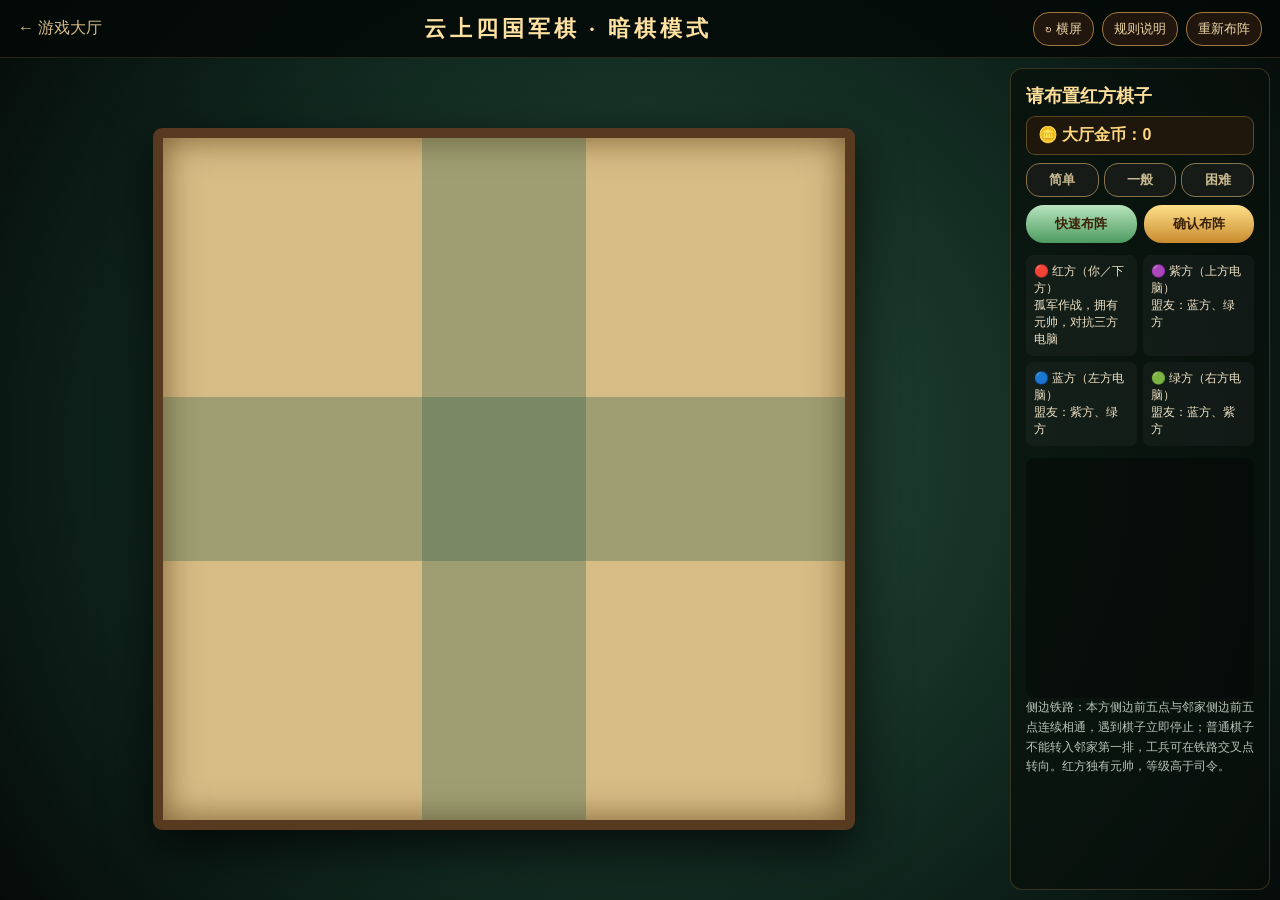
<file: text.html>
<!doctype html>
<html lang="zh-CN">
<head>
  <meta charset="utf-8"><meta name="viewport" content="width=device-width,initial-scale=1">
  <title id="pageTitle">云上四国军棋</title>
  <style>
    /* ==================== 1. 页面基础布局 ====================
       main 分为顶部工具栏和游戏主体；主体再分为棋盘和右侧信息栏。 */
    *{box-sizing:border-box}body{margin:0;min-height:100vh;overflow:hidden;color:#eee2c5;font-family:"PingFang SC","Microsoft YaHei",sans-serif;background:#07100d}
    main{height:100vh;background:radial-gradient(circle at center,#294e3e,#10281f 60%,#050b09);display:grid;grid-template-rows:58px 1fr}
    header{display:flex;align-items:center;justify-content:space-between;padding:0 18px;background:#030907d9;border-bottom:1px solid #9d79443d}a{color:#d7bd89;text-decoration:none}.title{font:700 22px "KaiTi",serif;color:#ffe1a0;letter-spacing:4px}.tools{display:flex;gap:8px}.tools button{padding:7px 11px;border:1px solid #9f783e;border-radius:16px;background:#21160e;color:#ead5a6}

    /* ==================== 2. 棋盘、道路与落子点 ====================
       .road 是公路；.rail/.corner-rail 是铁路；.node 是可站立的格点。 */
    .layout{min-height:0;display:grid;grid-template-columns:minmax(280px,1fr) 260px;gap:12px;padding:10px}.board-wrap{min-height:0;display:grid;place-items:center}.board{position:relative;width:min(78vh,72vw);aspect-ratio:1;background:#d6bc85;border:10px solid #573a20;border-radius:9px;box-shadow:0 18px 50px #000b,inset 0 0 35px #795c31}
    .board:before,.board:after{content:"";position:absolute;background:#315f4c55}.board:before{left:38%;right:38%;top:0;bottom:0}.board:after{top:38%;bottom:38%;left:0;right:0}
    .road{position:absolute;height:2px;background:#69563b;transform-origin:left center;z-index:1}.road.rail,.road.corner-rail{height:4px;background:#252b27;box-shadow:0 2px 0 #c8a86f}.road.corner-rail{height:5px}
    .node{position:absolute;z-index:3;width:5.8%;height:5.8%;aspect-ratio:1;transform:translate(-50%,-50%);padding:0;border:1px solid #755f3d;border-radius:4px;background:#ead9ad;display:grid;place-items:center;font-size:clamp(7px,1.2vw,13px);font-weight:800;color:#2d2419;cursor:pointer;transition:.15s}.node.rail{border:2px solid #4f5348}.node.camp{transform:translate(-50%,-50%) rotate(45deg);border-color:#3f795e;background:#d2deb9}.node.camp>*{transform:rotate(-45deg)}.node.hq{border-radius:50%;background:#e4c588}.node.valid{box-shadow:0 0 0 3px #74e5a0,0 0 15px #48e48a}.node.selected{box-shadow:0 0 0 3px #ffe36d;transform:translate(-50%,-50%) scale(1.08)}.node.setup-target{border-color:#c3483e}.node.setup-target:hover{box-shadow:0 0 0 3px #ffd669}

    /* ==================== 3. 棋子与棋盘内控件 ====================
       包含四色棋子、暗棋外观、放大字体、结束/投降按钮、轨迹箭头和战斗闪框。 */
    .piece{width:calc(100% + 4px);aspect-ratio:1;height:auto;border-radius:3px;display:grid;place-items:center;color:white;text-shadow:0 1px 2px #000;font-size:inherit;line-height:1;cursor:pointer;user-select:none;touch-action:none}.piece.large-label{font-size:clamp(20px,3.6vw,42px);font-family:"STKaiti","KaiTi",serif;font-weight:900;line-height:.9}.red{background:#b43c32}.blue{background:#355eae}.purple{background:#7948a7}.green{background:#39835b}.hidden-piece{color:transparent;border:1px solid #eadcad;text-shadow:none}.hidden-piece.blue{background:#355eae}.hidden-piece.purple{background:#7948a7}.hidden-piece.green{background:#39835b}.font-toggle{position:absolute;z-index:12;right:3%;top:4%;width:16%;aspect-ratio:1;border:3px solid #1ca5ef;border-radius:12px;background:#f5dfaaeb;color:#173e55;font-weight:900;font-size:clamp(10px,1.5vw,18px);cursor:pointer;box-shadow:0 6px 18px #0004}.font-toggle.active{background:#167bb6;color:white}.board-actions{position:absolute;z-index:12;right:4%;bottom:5%;width:24%;height:20%;display:grid;grid-template-rows:1fr 1fr;gap:7px}.board-actions button{border:3px solid #c59b52;border-radius:10px;background:#201b14dd;color:#ffe1a7;font:900 clamp(13px,1.8vw,23px) "KaiTi",serif;cursor:pointer;box-shadow:0 6px 16px #0005}.board-actions .surrender{border-color:#e65b4f;background:#57201bdd;color:#ffd6b0}.board-actions button:hover{filter:brightness(1.35)}.trail-arrow{position:absolute;z-index:8;width:3.2%;aspect-ratio:1;display:grid;place-items:center;border-radius:50%;background:#fff2a9dc;color:#7c261e;font-size:clamp(8px,1.15vw,15px);font-weight:900;pointer-events:none;box-shadow:0 0 6px #0008}.trail-arrow.start{background:#ffe36d;color:#5c2917;box-shadow:0 0 0 2px #fff2a1,0 0 10px #ffdc3f}.battle-flash{position:absolute;z-index:9;width:6.7%;aspect-ratio:1;transform:translate(-50%,-50%);border:4px solid #ffe33f;border-radius:8px;pointer-events:none;animation:battleBlink .45s infinite alternate;box-shadow:0 0 14px #ffd91a}@keyframes battleBlink{to{opacity:.18;transform:translate(-50%,-50%) scale(1.12)}}.setup-selected{outline:3px solid #ffe36d;box-shadow:0 0 14px #ffd54f}.setup-tray{position:absolute;z-index:6;left:2%;top:67%;width:31%;aspect-ratio:1;padding:5px;display:grid;grid-template-columns:repeat(5,1fr);grid-template-rows:repeat(5,1fr);gap:3px;border:3px solid #e34d42;border-radius:7px;background:#cbae7288}.setup-tray.hidden{display:none}.tray-cell{min-width:0;min-height:0;display:grid;place-items:center}.tray-piece{width:100%;height:100%;aspect-ratio:1;border:1px solid #f0cf9b;border-radius:4px;font-size:clamp(6px,.85vw,10px);font-weight:800}.tray-piece.large-label{font-size:clamp(15px,2.4vw,28px)}.difficulty{display:grid;grid-template-columns:repeat(3,1fr);gap:5px;margin:8px 0}.difficulty.hidden{display:none}.difficulty button{padding:7px 3px;border:1px solid #8b734d;border-radius:14px;background:#171b18;color:#c8b990;font-weight:800}.difficulty button.active{border-color:#ffd46c;background:#73501d;color:#fff1bd}.setup-actions{display:grid;grid-template-columns:1fr 1fr;gap:7px;margin-bottom:10px}.setup-actions.hidden{display:none}.setup-action{padding:10px 6px;border:0;border-radius:18px;background:linear-gradient(#ffe18a,#c98b2e);color:#3a2108;font-weight:900;cursor:pointer}.quick-setup{background:linear-gradient(#b8e4bd,#4d9b61)}.dead{opacity:.2}.flag-reveal{animation:flash .7s infinite alternate}@keyframes flash{to{box-shadow:0 0 18px #fff06c}}

    /* ==================== 4. 右侧信息栏与结算弹窗 ==================== */
    aside{padding:15px;border:1px solid #9f783e55;border-radius:12px;background:#090f0cbb;overflow:auto}.turn{font:700 18px "KaiTi",serif;color:#ffe09a}.coin-box{margin:8px 0;padding:8px 11px;border:1px solid #d4a95755;border-radius:9px;background:#20170c;color:#ffd77e;font-weight:800}.teams{display:grid;grid-template-columns:1fr 1fr;gap:6px;margin:12px 0}.team{padding:8px;border-radius:7px;background:#ffffff09;font-size:12px}.log{height:240px;overflow:auto;padding:9px;border-radius:8px;background:#0005;font-size:12px;line-height:1.7}.rules{font-size:12px;color:#b9c4ba;line-height:1.65}.result{position:fixed;z-index:20;inset:0;display:none;place-items:center;background:#000b}.result.show{display:grid}.result>div{padding:28px 38px;border:1px solid #d1a654;border-radius:14px;background:#180f0c;text-align:center}.result button{padding:9px 20px;border:0;border-radius:18px;background:#d19a45;font-weight:700}

    /* ==================== 5. 手机竖屏与手机横屏适配 ==================== */
    @media(max-width:800px){body{overflow:auto}main{height:auto;min-height:100dvh;grid-template-rows:auto 1fr}header{min-height:82px;flex-wrap:wrap;padding:8px}.title{font-size:18px}.layout{display:flex;flex-direction:column;padding:5px}.board{width:min(96vw,76vh)}.piece.large-label{font-size:clamp(9px,2.8vw,14px);line-height:1}.tray-piece.large-label{font-size:clamp(8px,2.5vw,12px)}aside{width:96vw;margin:auto}.log{height:110px}.tools{overflow-x:auto}.tools button{flex:0 0 auto;font-size:11px}}
    @media(orientation:landscape) and (max-height:600px){main{height:100dvh;grid-template-rows:45px 1fr}header{min-height:45px}.layout{display:grid;grid-template-columns:1fr 210px}.board{width:min(82vh,70vw)}aside{width:auto;padding:8px}.log{height:105px}.rules{font-size:10px}.title{font-size:16px}}
  </style>
</head>
<body><main>
  <!-- 顶部工具栏：返回大厅、横屏、规则说明和重新布阵 -->
  <header><a href="index.html">← 游戏大厅</a><div class="title" id="gameTitle">云上四国军棋 · 暗棋模式</div><div class="tools"><button id="landscape">↻ 横屏</button><button id="rulesBtn">规则说明</button><button id="restart">重新布阵</button></div></header>
  <!-- 游戏主体：左侧动态生成棋盘，右侧显示回合、金币、难度、阵营和日志 -->
  <div class="layout"><div class="board-wrap"><div class="board" id="board"></div></div><aside>
    <div class="turn" id="turnText">请布置红方棋子</div>
    <div class="coin-box">🪙 大厅金币：<span id="coinCount">0</span></div>
    <div class="difficulty" id="difficulty"><button data-level="easy">简单</button><button data-level="normal">一般</button><button data-level="hard">困难</button></div>
    <div class="setup-actions" id="setupActions"><button class="setup-action quick-setup" id="quickSetup">快速布阵</button><button class="setup-action" id="confirmSetup">确认布阵</button></div>
    <div class="teams"><div class="team">🔴 红方（你／下方）<br>孤军作战，拥有元帅，对抗三方电脑</div><div class="team">🟣 紫方（上方电脑）<br>盟友：蓝方、绿方</div><div class="team">🔵 蓝方（左方电脑）<br>盟友：紫方、绿方</div><div class="team">🟢 绿方（右方电脑）<br>盟友：蓝方、紫方</div></div>
    <div class="log" id="log"></div>
    <div class="rules" id="rules">侧边铁路：本方侧边前五点与邻家侧边前五点连续相通，遇到棋子立即停止；普通棋子不能转入邻家第一排，工兵可在铁路交叉点转向。红方独有元帅，等级高于司令。</div>
  </aside></div>
  <!-- 游戏结束时覆盖全屏显示的结算弹窗 -->
  <div class="result" id="result"><div><h2 id="resultTitle"></h2><p id="resultText"></p><button onclick="start()">再来一局</button></div></div>
</main><script>
/* ========================================================================
   四国军棋主程序阅读导航
   1. 常量与全局状态
   2. 棋盘数据建模
   3. 页面绘制
   4. 标准/乱战布阵
   5. 铁路寻路与合法走法
   6. 音效、玩家点击与战斗结算
   7. 电脑战斗记忆与评分
   8. 回合、胜负、金币和按钮事件

   核心数据结构：
   - nodes：所有棋盘格点。owner 0/1/2/3 分别表示红/蓝/紫/绿，-1 表示中央区。
   - edges：[起点ID, 终点ID, 道路类型]，道路类型为 road、rail 或 corner-rail。
   - pieces：棋子对象数组，主要字段为 id、owner、name、node、dead、reveal。
   ======================================================================== */

// ==================== 1. 常量与全局状态 ====================
// 电脑三方标准25枚棋子（无元帅，3个排长）
const names=['司令','军长','师长','师长','旅长','旅长','团长','团长','营长','营长','连长','连长','连长','排长','排长','排长','工兵','工兵','工兵','炸弹','炸弹','地雷','地雷','地雷','军旗'];
// 红方专属25枚：新增元帅，减少1个排长，总数严格25
const redNames=['元帅','司令','军长','师长','师长','旅长','旅长','团长','团长','营长','营长','连长','连长','连长','排长','排长','工兵','工兵','工兵','炸弹','炸弹','地雷','地雷','地雷','军旗'];

// 普通棋子的比较等级；元帅最高，炸弹、地雷和军旗在 battle() 中单独处理。
const rank={'元帅':10,'司令':9,'军长':8,'师长':7,'旅长':6,'团长':5,'营长':4,'连长':3,'排长':2,'工兵':1}, colors=['red','blue','purple','green'], labels=['红方','蓝方','紫方','绿方'];

// URL 带 ?mode=chaos 时启用“乱战随机分兵”模式。
const chaosMode=new URLSearchParams(location.search).get('mode')==='chaos';

/* 运行状态：
   turn：当前行动方；phase：setup 布阵 / play 对局；
   selected、valid：玩家当前选中的棋子和可走目标；
   aliveFlags：四方是否仍在场；aiOrders：三方电脑记住的特殊追击任务。 */
let nodes=[],edges=[],pieces=[],turn=0,selected=null,valid=[],aliveFlags=[true,true,true,true],over=false,phase='setup',setupSelected=null,draggedPiece=null,lastTrail=null,lastBattle=null,settled=false,purpleSafeTurns=0,purpleAttacked=false,hardRedBreach=false,redSurrendered=false,aiTimer=null,aiOrders={1:null,2:null,3:null};

// 常用 DOM、难度设置和“大字体单字显示”配置。
const $=s=>document.querySelector(s),board=$('#board');
let difficulty=localStorage.getItem('armyDifficulty')||'easy';
// 新增元帅单字缩写
const shortName={'元帅':'元','司令':'司','军长':'军','师长':'师','旅长':'旅','团长':'团','营长':'营','连长':'连','排长':'排','工兵':'兵','炸弹':'弹','地雷':'雷','军旗':'旗'};
let largeFont=localStorage.getItem('armyLargeFont')==='1';

// 根据字体模式返回“司令”或“司”这样的显示文字。
function pieceLabel(name){return largeFont?shortName[name]:name}

// 更新简单/一般/困难三个按钮的选中样式。
function updateDifficulty(){document.querySelectorAll('#difficulty button').forEach(b=>b.classList.toggle('active',b.dataset.level===difficulty))}

// ==================== 2. 棋盘数据建模 ====================

// 把二维坐标转换为唯一字符串ID，并按坐标查找格点。
function key(x,y){return `${x},${y}`} function nodeAt(x,y){return nodes.find(n=>n.x===x&&n.y===y)}

/**
 * 向棋盘加入一个格点。
 * @param {number} owner 归属方：0红、1蓝、2紫、3绿、-1中央。
 * @param {string} type post普通点、camp行营、hq大本营、center中央点。
 * @param {boolean} rail 该点是否位于铁路上。
 */
function addNode(x,y,owner,row,col,type='post',rail=false){if(nodeAt(x,y))return;nodes.push({id:key(x,y),x,y,owner,row,col,type,rail})}

/**
 * 创建整张棋盘的格点和道路连接。
 * 四家区域分别旋转放置；中央建立九宫格铁路；四角再接上侧边铁路。
 */
function buildMap(){
  nodes=[];edges=[];
  const camps=['1,1','1,3','2,2','3,1','3,3'];
  for(let r=0;r<6;r++)for(let c=0;c<5;c++){addNode(6+c,11+r,0,r,c,camps.includes(`${r},${c}`)?'camp':r===5&&(c===1||c===3)?'hq':'post',r===0||r===4||c===0||c===4)}
  for(let r=0;r<6;r++)for(let c=0;c<5;c++){addNode(5-r,6+c,1,r,c,camps.includes(`${r},${c}`)?'camp':r===5&&(c===1||c===3)?'hq':'post',r===0||r===4||c===0||c===4)}
  for(let r=0;r<6;r++)for(let c=0;c<5;c++){addNode(6+c,5-r,2,r,c,camps.includes(`${r},${c}`)?'camp':r===5&&(c===1||c===3)?'hq':'post',r===0||r===4||c===0||c===4)}
  for(let r=0;r<6;r++)for(let c=0;c<5;c++){addNode(11+r,6+c,3,r,c,camps.includes(`${r},${c}`)?'camp':r===5&&(c===1||c===3)?'hq':'post',r===0||r===4||c===0||c===4)}
  for(let y=6;y<=10;y+=2)for(let x=6;x<=10;x+=2)addNode(x,y,-1,0,0,'center',true);
  let seen=new Set();for(let a of nodes)for(let b of nodes){let d=Math.abs(a.x-b.x)+Math.abs(a.y-b.y),linked=d===1||(a.type==='camp'&&Math.abs(a.x-b.x)===1&&Math.abs(a.y-b.y)===1);if(!linked)continue;let pair=[a.id,b.id].sort(),id=pair.join('|');if(seen.has(id))continue;seen.add(id);let backRoad=a.owner===b.owner&&a.owner>=0&&Math.min(a.row,b.row)===4&&Math.max(a.row,b.row)===5;edges.push([pair[0],pair[1],!backRoad&&a.rail&&b.rail?'rail':'road'])}
  let center=nodes.filter(n=>n.type==='center');for(let a of center)for(let b of center){let d=Math.abs(a.x-b.x)+Math.abs(a.y-b.y);if(d!==2)continue;let pair=[a.id,b.id].sort();if(!edges.some(e=>e[0]===pair[0]&&e[1]===pair[1]))edges.push([pair[0],pair[1],'rail'])}
  let armyNode=(owner,row,col)=>nodes.find(n=>n.owner===owner&&n.row===row&&n.col===col).id;
  [[armyNode(0,0,0),armyNode(1,0,4)],[armyNode(1,0,0),armyNode(2,0,0)],[armyNode(2,0,4),armyNode(3,0,0)],[armyNode(3,0,4),armyNode(0,0,4)]].forEach(([a,b])=>edges.push([a,b,'corner-rail']));
}

// 将逻辑坐标换成棋盘中的百分比位置；pieceAt() 返回指定格点上的存活棋子。
function pos(n){return{x:n.x/16*96+2,y:n.y/16*96+2}} function pieceAt(id){return pieces.find(p=>p.node===id&&!p.dead)}

// 给布阵棋子绑定点击互换和拖动事件。
function bindSetupPiece(el,p){el.draggable=true;el.dataset.pieceId=p.id;el.onclick=e=>{e.stopPropagation();if(setupSelected&&setupSelected!==p.id&&p.node)return placeSetup(setupSelected,p.node);setupSelected=setupSelected===p.id?null:p.id;draw()};el.ondragstart=e=>{draggedPiece=p.id;e.dataTransfer.setData('text/plain',p.id)}}

// ==================== 3. 页面绘制 ====================

/**
 * 根据当前 nodes、edges、pieces 和游戏状态重新绘制整个棋盘。
 * 这里同时负责道路、按钮、轨迹箭头、战斗闪框、棋子和布阵托盘。
 */
function draw(){
  board.innerHTML='';for(let [a,b,t] of edges){let A=pos(nodes.find(n=>n.id===a)),B=pos(nodes.find(n=>n.id===b)),dx=B.x-A.x,dy=B.y-A.y,l=Math.hypot(dx,dy),el=document.createElement('i');el.className=`road ${t}`;el.style.cssText=`left:${A.x}%;top:${A.y}%;width:${l}%;transform:rotate(${Math.atan2(dy,dx)*180/Math.PI}deg)`;board.appendChild(el)}
  let fontButton=document.createElement('button');fontButton.className=`font-toggle ${largeFont?'active':''}`;fontButton.textContent=largeFont?'标准字体':'放大字体';fontButton.onclick=()=>{largeFont=!largeFont;localStorage.setItem('armyLargeFont',largeFont?'1':'0');draw()};board.appendChild(fontButton);
  if(phase==='play'&&!over){let actions=document.createElement('div'),endButton=document.createElement('button');actions.className='board-actions';endButton.textContent='结束游戏';endButton.onclick=endGame;actions.appendChild(endButton);if(!redSurrendered){let surrenderButton=document.createElement('button');surrenderButton.className='surrender';surrenderButton.textContent='投降';surrenderButton.onclick=surrender;actions.appendChild(surrenderButton)}board.appendChild(actions)}
  if(lastTrail){lastTrail.path.slice(0,-1).forEach((id,i)=>{let n=nodes.find(x=>x.id===id),next=nodes.find(x=>x.id===lastTrail.path[i+1]);if(!n||!next)return;let at=pos(n),angle=Math.atan2(next.y-n.y,next.x-n.x)*180/Math.PI,el=document.createElement('span');el.className=`trail-arrow ${i===0?'start':''}`;el.textContent='➤';el.style.cssText=`left:${at.x}%;top:${at.y}%;transform:translate(-50%,-50%) rotate(${angle}deg);color:${['#8e211a','#173f8a','#603080','#17613a'][lastTrail.owner]}`;board.appendChild(el)});if(lastBattle){let n=nodes.find(x=>x.id===lastBattle);if(n){let at=pos(n),el=document.createElement('span');el.className='battle-flash';el.style.cssText=`left:${at.x}%;top:${at.y}%`;board.appendChild(el)}}}
  nodes.filter(n=>n.type!=='transit').forEach(n=>{let p=pos(n),el=document.createElement('button'),pc=pieceAt(n.id),setupTarget=phase==='setup'&&n.owner===0&&n.type!=='camp';el.className=`node ${n.type} ${n.rail?'rail':''} ${valid.includes(n.id)?'valid':''} ${selected?.node===n.id?'selected':''} ${setupTarget?'setup-target':''}`;el.style.cssText=`left:${p.x}%;top:${p.y}%`;el.dataset.id=n.id;if(pc){let hidden=pc.owner!==0&&!pc.reveal&&!(redSurrendered&&pc.owner===2);el.innerHTML=`<span class="piece ${colors[pc.owner]} ${hidden?'hidden-piece':''} ${largeFont&&!hidden?'large-label':''} ${pc.reveal?'flag-reveal':''} ${setupSelected===pc.id?'setup-selected':''}">${hidden?'':pieceLabel(pc.name)}</span>`;if(phase==='setup'&&pc.owner===0)bindSetupPiece(el.firstElementChild,pc)}else if(n.type==='camp')el.innerHTML='<span>营</span>';else if(n.type==='hq')el.textContent='本营';el.onclick=()=>clickNode(n.id);if(setupTarget){el.ondragover=e=>e.preventDefault();el.ondrop=e=>{e.preventDefault();placeSetup(e.dataTransfer.getData('text/plain')||draggedPiece,n.id)}}board.appendChild(el)})
  if(phase==='setup'){let tray=document.createElement('div');tray.className='setup-tray';tray.ondragover=e=>e.preventDefault();tray.ondrop=e=>{e.preventDefault();returnToTray(e.dataTransfer.getData('text/plain')||draggedPiece)};pieces.filter(p=>p.owner===0&&!p.node).forEach(p=>{let cell=document.createElement('div'),el=document.createElement('span');cell.className='tray-cell';el.className=`piece tray-piece red ${largeFont?'large-label':''} ${setupSelected===p.id?'setup-selected':''}`;el.textContent=pieceLabel(p.name);bindSetupPiece(el,p);cell.appendChild(el);tray.appendChild(cell)});board.appendChild(tray)}
}

// ==================== 4. 标准模式与乱战模式布阵 ====================

/**
 * 为一方电脑生成标准25枚棋子的合法随机阵型。
 * 电脑规则：军旗进大本营、地雷在后两排、炸弹不在第一排；
 * 工兵第一排最多一个，其余工兵靠后保留。
 */
function deployOwner(owner){
  let slots=nodes.filter(n=>n.owner===owner&&n.type!=='camp'),hq=slots.filter(n=>n.type==='hq'),back=slots.filter(n=>n.row>=4),pool=[...names],place=(name,filter,id)=>{let opts=slots.filter(n=>!pieceAt(n.id)&&filter(n)),n=opts[Math.floor(Math.random()*opts.length)];pieces.push({id,owner,name,node:n.id});pool.splice(pool.indexOf(name),1)};
  place('军旗',n=>n.type==='hq',`${owner}-flag`);
  for(let i=0;i<3;i++)place('地雷',n=>n.row>=4,`${owner}-mine${i}`);
  for(let i=0;i<2;i++)place('炸弹',n=>n.row!==0,`${owner}-bomb${i}`);
  place('工兵',n=>n.row===0,`${owner}-engineer0`);
  for(let i=1;i<3;i++)place('工兵',n=>n.row>=2,`${owner}-engineer${i}`);
  shuffle([...pool]).forEach((name,i)=>place(name,()=>true,`${owner}-p${i}`));
}

/**
 * 修正乱战模式随机分到的手牌：
 * 多余军旗变军长；没有军旗则把最小棋子变军旗；第10枚起的地雷变团长。
 */
function normalizeChaosHand(hand){
  let flags=hand.map((name,i)=>name==='军旗'?i:-1).filter(i=>i>=0);
  flags.slice(1).forEach(i=>hand[i]='军长');
  if(!flags.length){let candidates=hand.map((name,i)=>({i,value:rank[name]??(name==='地雷'?10:name==='炸弹'?11:12)})).sort((a,b)=>a.value-b.value);hand[candidates[0].i]='军旗'}
  let mines=hand.map((name,i)=>name==='地雷'?i:-1).filter(i=>i>=0);
  mines.slice(9).forEach(i=>hand[i]='团长');
  return hand;
}

// 洗混100枚棋子并分成四手；最多尝试500次，避免生成无法合法布阵的组合。
function makeChaosHands(){
  for(let tries=0;tries<500;tries++){
    let pool=shuffle(Array.from({length:4},()=>names).flat()),hands=[0,1,2,3].map(owner=>normalizeChaosHand(pool.slice(owner*25,owner*25+25)));
    if(hands.every(h=>{let mines=h.filter(x=>x==='地雷').length,bombs=h.filter(x=>x==='炸弹').length;return mines<=9&&bombs<=19-mines}))return hands;
  }
  return [0,1,2,3].map(()=>[...names]);
}

// 将乱战模式中某个电脑分到的25枚棋子放进其棋盘区域。
function deployChaosOwner(owner,hand){
  let slots=nodes.filter(n=>n.owner===owner&&n.type!=='camp'),hq=slots.filter(n=>n.type==='hq'),back=slots.filter(n=>n.row>=4),remaining=[...hand],place=(name,filter,id)=>{let opts=slots.filter(n=>!pieceAt(n.id)&&filter(n)),n=opts[Math.floor(Math.random()*opts.length)];pieces.push({id,owner,name,node:n.id});remaining.splice(remaining.indexOf(name),1)};
  place('军旗',n=>n.type==='hq',`${owner}-chaos-flag`);
  let mineCount=remaining.filter(x=>x==='地雷').length;for(let i=0;i<mineCount;i++)place('地雷',n=>n.row>=4,`${owner}-chaos-mine${i}`);
  let bombCount=remaining.filter(x=>x==='炸弹').length;for(let i=0;i<bombCount;i++)place('炸弹',n=>n.row!==0,`${owner}-chaos-bomb${i}`);
  let engineerCount=remaining.filter(x=>x==='工兵').length;
  if(engineerCount)place('工兵',n=>n.row===0,`${owner}-chaos-engineer0`);
  for(let i=1;i<Math.min(engineerCount,3);i++)place('工兵',n=>n.row>=2,`${owner}-chaos-engineer${i}`);
  for(let i=3;i<engineerCount;i++)place('工兵',n=>n.row!==0,`${owner}-chaos-engineer${i}`);
  shuffle([...remaining]).forEach((name,i)=>place(name,()=>true,`${owner}-chaos-${i}`));
}

// 根据当前模式创建四家的棋子：红方留在托盘等待玩家布阵，三方电脑自动布阵。
function deploy(){
  if(chaosMode){
    let hands=makeChaosHands();
    pieces=hands[0].map((name,i)=>({id:`0-chaos-${i}`,owner:0,name,node:null}));
    for(let owner=1;owner<4;owner++)deployChaosOwner(owner,hands[owner]);
    return;
  }
  // 标准模式：红方使用带元帅的25子，电脑使用原版25子
  pieces=redNames.map((name,i)=>({id:`0-${i}`,owner:0,name,node:null}));
  for(let owner=1;owner<4;owner++)deployOwner(owner)
}

// 把红方棋子放到目标格；目标已有红棋时，交换两枚棋子的位置。
function placeSetup(pieceId,nodeId){if(phase!=='setup')return;let p=pieces.find(x=>x.id===pieceId&&x.owner===0),n=nodes.find(x=>x.id===nodeId);if(!p||!n||n.owner!==0||n.type==='camp')return;let other=pieceAt(nodeId),source=p.node;if(other&&other.id!==p.id)other.node=source;p.node=nodeId;setupSelected=null;draggedPiece=null;draw();updateSetupText()}

// 把红方棋子从棋盘拖回待布阵托盘。
function returnToTray(pieceId){let p=pieces.find(x=>x.id===pieceId&&x.owner===0);if(!p)return;p.node=null;setupSelected=null;draw();updateSetupText()}

// 在侧栏显示红方已经放置了多少枚棋子。
function updateSetupText(){let placed=pieces.filter(p=>p.owner===0&&p.node).length;$('#turnText').textContent=`布阵中：已放置 ${placed}/25 枚`}

// Fisher–Yates 原地洗牌。
function shuffle(a){for(let i=a.length-1;i;i--){let j=Math.floor(Math.random()*(i+1));[a[i],a[j]]=[a[j],a[i]]}return a}

// 按军旗、地雷、炸弹的限制为红方生成随机阵型；红方工兵位置不受电脑限制。
function quickSetup(){if(phase!=='setup')return;let own=pieces.filter(p=>p.owner===0),slots=nodes.filter(n=>n.owner===0&&n.type!=='camp');own.forEach(p=>p.node=null);let take=filter=>{let opts=slots.filter(n=>!pieceAt(n.id)&&filter(n)),n=opts[Math.floor(Math.random()*opts.length)];return n.id};let flag=own.find(p=>p.name==='军旗');flag.node=take(n=>n.type==='hq');own.filter(p=>p.name==='地雷').forEach(p=>p.node=take(n=>n.row>=4));own.filter(p=>p.name==='炸弹').forEach(p=>p.node=take(n=>n.row!==0));shuffle(own.filter(p=>!p.node)).forEach(p=>p.node=take(()=>true));setupSelected=null;draw();updateSetupText();log('已按规则完成随机布阵，可继续手动调整。')}

// 校验红方阵型；通过后隐藏布阵控件并进入正式对局。
function confirmSetup(){let mine=pieces.filter(p=>p.owner===0&&p.name==='地雷'),bomb=pieces.filter(p=>p.owner===0&&p.name==='炸弹'),flag=pieces.find(p=>p.owner===0&&p.name==='军旗');if(pieces.some(p=>p.owner===0&&!p.node))return alert('请先把 25 枚棋子全部放入本方棋盘。');if(nodes.find(n=>n.id===flag.node).type!=='hq')return alert('军旗必须放在两个大本营之一。');if(mine.some(p=>nodes.find(n=>n.id===p.node).row<4))return alert('地雷只能放在最后两排。');if(bomb.some(p=>nodes.find(n=>n.id===p.node).row===0))return alert('炸弹不能放在第一排。');phase='play';setupSelected=null;$('#setupActions').classList.add('hidden');$('#difficulty').classList.add('hidden');$('#turnText').textContent='红方行动';$('#log').innerHTML='';log(`布阵完成，${{easy:'简单',normal:'一般',hard:'困难'}[difficulty]}难度战局开始，你拥有独有元帅`);if(!hasMove(0)){eliminateOwner(0);checkWin();if(!over)nextTurn()}draw()}

// ==================== 5. 阵营关系、铁路寻路与合法走法 ====================

// 三打一阵营：红方只和自己同阵营；蓝、紫、绿三方互为盟友。
function isAlly(a,b){return a===b||(a>0&&b>0)}

// 返回某一家的第一排格点，按列从小到大排列。
function frontRow(owner){return nodes.filter(n=>n.owner===owner&&n.row===0).sort((a,b)=>a.col-b.col)}

// 查找通过指定铁路类型与某个格点直接相连的邻居。
function railNeighbors(id,types=['rail']){return edges.filter(e=>types.includes(e[2])&&(e[0]===id||e[1]===id)).map(e=>nodes.find(n=>n.id===(e[0]===id?e[1]:e[0])))}

/**
 * 为普通棋子补充侧边圆角铁路的直线可达路径。
 * 沿途遇到第一枚棋子就停止，普通棋子不能在连接点随意拐弯。
 */
function cornerRoutes(n,routes){if(n.owner<0||n.row>4||(n.col!==0&&n.col!==4))return;for(let edge of edges.filter(e=>e[2]==='corner-rail')){let a=nodes.find(x=>x.id===edge[0]),b=nodes.find(x=>x.id===edge[1]);if(a.owner!==n.owner)[a,b]=[b,a];if(a.owner!==n.owner||a.col!==n.col)continue;let side=nodes.filter(x=>x.owner===n.owner&&x.col===n.col&&x.row<=4).sort((x,y)=>x.row-y.row),from=side.findIndex(x=>x.id===n.id),end=side.findIndex(x=>x.id===a.id),step=Math.sign(end-from),path=[n.id],blocked=false;for(let i=from+step;i!==end+step;i+=step){path.push(side[i].id);if(pieceAt(side[i].id)){blocked=true;break}}if(blocked)continue;path.push(b.id);routes.set(b.id,[...path]);if(pieceAt(b.id))continue;let otherSide=nodes.filter(x=>x.owner===b.owner&&x.col===b.col&&x.row<=4).sort((x,y)=>x.row-y.row),start=otherSide.findIndex(x=>x.id===b.id);for(let i=start+1;i<otherSide.length;i++){path.push(otherSide[i].id);routes.set(otherSide[i].id,[...path]);if(pieceAt(otherSide[i].id))break}}}

/**
 * 计算棋子在铁路上的所有可达位置，并保存每个目标对应的完整经过路径。
 * 工兵用广度优先搜索，可在铁路交叉点转向；其他棋子只能沿一条直线前进。
 * @returns {Map<string,string[]>} 目标格ID -> 经过的格点ID数组。
 */
function railRoutes(p){let n=nodes.find(x=>x.id===p.node),routes=new Map;if(!n?.rail)return routes;if(p.name==='工兵'){let queue=[[n.id,[n.id]]],seen=new Set([n.id]);while(queue.length){let [at,path]=queue.shift();for(let q of railNeighbors(at,['rail','corner-rail'])){if(seen.has(q.id))continue;seen.add(q.id);let next=[...path,q.id];routes.set(q.id,next);if(!pieceAt(q.id))queue.push([q.id,next])}}return routes}for(let first of railNeighbors(n.id,['rail','corner-rail'])){let dx=Math.sign(first.x-n.x),dy=Math.sign(first.y-n.y),at=n,next=first,path=[n.id];while(next){path.push(next.id);routes.set(next.id,[...path]);if(pieceAt(next.id))break;let onward=railNeighbors(next.id,['rail','corner-rail']).filter(x=>x.id!==at.id&&Math.sign(x.x-next.x)===dx&&Math.sign(x.y-next.y)===dy);at=next;next=onward[0]}}cornerRoutes(n,routes);return routes}

// 合并相邻公路和铁路目标，再排除友军占位及“攻击行营内棋子”的非法目标。
function adjacentMoves(p){let n=nodes.find(x=>x.id===p.node),out=edges.filter(e=>e[2]==='road'&&(e[0]===n.id||e[1]===n.id)).map(e=>e[0]===n.id?e[1]:e[0]);out.push(...railRoutes(p).keys());return[...new Set(out)].filter(id=>{let q=pieceAt(id),dest=nodes.find(n=>n.id===id);return(!q||!isAlly(q.owner,p.owner))&&!(q&&dest.type==='camp')})}

// 返回一枚棋子的全部合法目标；地雷、军旗以及进入大本营的棋子不能移动。
function legal(p){let current=nodes.find(n=>n.id===p.node);if(p.name==='地雷'||p.name==='军旗'||current?.type==='hq')return[];return adjacentMoves(p)}

// ==================== 6. 音效、玩家点击与战斗结算 ====================

// 浏览器要求用户操作后才能创建/恢复 AudioContext，因此在点击棋盘时启用声音。
let audioCtx;function enableAudio(){audioCtx=audioCtx||new(window.AudioContext||window.webkitAudioContext)();if(audioCtx.state==='suspended')audioCtx.resume()}

// 发生战斗时播放的低沉碰撞音。
function captureSound(){if(!audioCtx)return;let now=audioCtx.currentTime,g=audioCtx.createGain();g.connect(audioCtx.destination);g.gain.setValueAtTime(.22,now);g.gain.exponentialRampToValueAtTime(.001,now+.38);[180,110].forEach((freq,i)=>{let o=audioCtx.createOscillator();o.type=i?'sawtooth':'square';o.frequency.setValueAtTime(freq,now+i*.04);o.frequency.exponentialRampToValueAtTime(freq/2,now+.3);o.connect(g);o.start(now+i*.04);o.stop(now+.38)})}

// 没有发生战斗的普通走棋音。
function moveSound(){if(!audioCtx)return;let now=audioCtx.currentTime,g=audioCtx.createGain();g.connect(audioCtx.destination);g.gain.setValueAtTime(.13,now);g.gain.exponentialRampToValueAtTime(.001,now+.2);[440,620].forEach((freq,i)=>{let o=audioCtx.createOscillator();o.type='sine';o.frequency.setValueAtTime(freq,now+i*.07);o.connect(g);o.start(now+i*.07);o.stop(now+i*.07+.13)})}

// 司令阵亡时播放的特殊提示旋律。
function commanderDeathSound(){if(!audioCtx)return;let now=audioCtx.currentTime,g=audioCtx.createGain();g.connect(audioCtx.destination);g.gain.setValueAtTime(.28,now);g.gain.exponentialRampToValueAtTime(.001,now+1.15);[392,330,262,196].forEach((freq,i)=>{let o=audioCtx.createOscillator();o.type='triangle';o.frequency.setValueAtTime(freq,now+i*.2);o.connect(g);o.start(now+i*.2);o.stop(now+i*.2+.42)})}

/**
 * 棋盘格点击入口。
 * 布阵阶段用于放置/交换棋子；对局阶段用于选棋并执行红方合法走法。
 */
function clickNode(id){enableAudio();let p=pieceAt(id),n=nodes.find(x=>x.id===id);if(phase==='setup'){if(n.owner!==0||n.type==='camp')return;if(setupSelected)return placeSetup(setupSelected,id);if(p&&p.owner===0){setupSelected=p.id;draw()}return}if(over||turn!==0)return;if(selected&&valid.includes(id))return move(selected,id);if(p&&p.owner===0){selected=p;valid=legal(p);draw()}else{selected=null;valid=[];draw()}}

/**
 * 比较进攻方a和防守方d。
 * @returns {number} 1=进攻方胜，0=同归于尽，-1=进攻方败。
 */
function battle(a,d){if(a.name==='炸弹'||d.name==='炸弹')return 0;if(d.name==='地雷')return a.name==='工兵'?1:-1;if(d.name==='军旗')return 1;let x=rank[a.name],y=rank[d.name];return x===y?0:x>y?1:-1}

// 司令阵亡后公开同方军旗的位置。
function revealFlag(owner){let f=pieces.find(x=>x.owner===owner&&x.name==='军旗'&&!x.dead);if(f)f.reveal=true}

// 红方退出战场时更新状态和日志。
function activateRedObserver(){if(redSurrendered)return;redSurrendered=true;aiOrders={1:null,2:null,3:null};log('🏳️ 红方退出战场，蓝绿紫联盟获胜')}

// 清空某一方所有棋子，并清理涉及该方的电脑追击任务。
function eliminateOwner(owner){pieces.filter(p=>p.owner===owner).forEach(p=>p.dead=true);aliveFlags[owner]=false;aiOrders[owner]=null;Object.keys(aiOrders).forEach(k=>{let order=aiOrders[k];if(order&&pieces.find(p=>p.id===order.targetId)?.owner===owner)aiOrders[k]=null});log(`🏳️ ${labels[owner]}军旗失守，全军退场`);if(owner===0&&phase==='play')activateRedObserver()}

// 返回棋子从当前位置走到目标格所经过的完整铁路路径；普通公路只有起点和终点。
function movePath(p,id){return railRoutes(p).get(id)||[p.node,id]}

/**
 * 记录电脑“高级棋子未能战胜目标”的战斗经验。
 * 后排目标：优先派工兵，再派炸弹；前四排目标：优先派最大棋子，再派炸弹。
 */
function recordAiFailure(attacker,defender,node,result){
  if(attacker.owner===0||result>=0||defender.dead||isAlly(attacker.owner,defender.owner))return;
  let existing=aiOrders[attacker.owner],attackerRank=rank[attacker.name]||0;
  if(existing?.targetId===defender.id){
    if(existing.kind==='backline'&&existing.stage==='engineer'&&attacker.name==='工兵')existing.stage='bomb';
    else if(existing.kind==='frontline'&&existing.stage==='max')existing.stage='bomb';
    return;
  }
  if(attackerRank>=7&&node.row>=4)aiOrders[attacker.owner]={targetId:defender.id,kind:'backline',stage:'engineer'};
  else if(attackerRank>=5&&node.row<=3)aiOrders[attacker.owner]={targetId:defender.id,kind:'frontline',stage:'max'};
}

// 某枚目标棋子死亡后，删除所有追踪它的电脑任务。
function clearTargetOrders(targetId){Object.keys(aiOrders).forEach(k=>{if(aiOrders[k]?.targetId===targetId)aiOrders[k]=null})}

/**
 * 执行一次移动或战斗，是整局游戏最核心的状态更新函数。
 * 流程：保存轨迹 -> 播音效 -> 比较棋子 -> 处理阵亡/军旗/司令 -> 判断胜负 -> 下一回合。
 */
// 执行一次移动或战斗，是整局游戏最核心的状态更新函数。
 * 流程：保存轨迹 -> 播音效 -> 比较棋子 -> 处理阵亡/军旗/司令 -> 判断胜负 -> 下一回合。
 */
function move(p,id){
    let d=pieceAt(id);
    if(d&&isAlly(p.owner,d.owner)){
        selected=null;valid=[];draw();return;
    }
    lastTrail={owner:p.owner,path:movePath(p,id)};
    lastBattle=d?id:null;
    if(!d){
        moveSound();
        p.node=id;
    }else{
        captureSound();
        let battleNode=nodes.find(n=>n.id===id);
        let r=battle(p,d);
        if(p.owner===0)log(`你发起攻击：${r>0?'获胜':r<0?'失败':'双方同归于尽'}`);
        if(r>=0)d.dead=true;
        if(r<=0)p.dead=true;
        if(r>0)p.node=id;
        recordAiFailure(p,d,battleNode,r);
        if(d.dead)clearTargetOrders(d.id);
        let flagOwner=d.name==='军旗'&&d.dead?d.owner:null;
        let commanderDied=(d.name==='司令'&&d.dead)||(p.name==='司令'&&p.dead);
        if(d.name==='司令'&&d.dead)revealFlag(d.owner);
        if(p.name==='司令'&&p.dead)revealFlag(p.owner);
        if(commanderDied)commanderDeathSound();
        if(flagOwner!==null){
            if(p.owner===0)log('🚩 你夺取了一面敌方军旗！');
            eliminateOwner(flagOwner);
        }
    }
    let landed=nodes.find(n=>n.id===p.node);
    if(difficulty==='hard'&&p.owner!==0&&!p.dead&&landed?.owner===0&&landed.row===4)hardRedBreach=true;
    selected=null;valid=[];
    checkWin();
    nextTurn();
    draw();
}

// 红方被淘汰则失败；蓝、紫、绿三方全部被淘汰，红方才获胜。
function checkWin(){
    if(!aliveFlags[0])finish(false);
    else if(!aliveFlags[1]&&!aliveFlags[2]&&!aliveFlags[3])finish(true);
}

// 判断某一方是否至少有一枚棋子能走。
function hasMove(owner){
    return pieces.some(p=>p.owner===owner&&!p.dead&&legal(p).length>0);
}

// 切换到下一位仍存活的玩家；电脑回合延迟2秒，模拟思考过程。
function nextTurn(){
    if(over)return;
    do{
        turn=(turn+1)%4;
    }while(!aliveFlags[turn]);
    if(!hasMove(turn)){
        log(`⛔ ${labels[turn]}无子可走，军旗视为被俘`);
        eliminateOwner(turn);
        checkWin();
        if(!over)return nextTurn();
        return draw();
    }
    $('#turnText').textContent=turn===0?'红方行动':redSurrendered?'红方观战中 · 电脑思考…':'电脑思考中…';
    if(turn!==0)aiTimer=setTimeout(ai,2000);
}

// ==================== 7. 电脑战斗记忆与走法评分 ====================

/**
 * 检查电脑当前追击任务还能否执行。
 * 若缺少指定工兵/炸弹就进入下一阶段；所有克制棋子都没有时改为避战。
 */
function normalizeAiOrder(owner,allMoves){
    let order=aiOrders[owner];
    if(!order)return null;
    let target=pieces.find(p=>p.id===order.targetId&&!p.dead);
    if(!target||isAlly(owner,target.owner)){
        aiOrders[owner]=null;
        return null;
    }
    let available=name=>allMoves.some(m=>m.p.name===name);
    if(order.kind==='backline'){
        if(order.stage==='engineer'&&!available('工兵'))order.stage=available('炸弹')?'bomb':'avoid';
        if(order.stage==='bomb'&&!available('炸弹'))order.stage='avoid';
    }else{
        if(order.stage==='max'){
            let ranked=allMoves.filter(m=>rank[m.p.name]).sort((a,b)=>rank[b.p.name]-rank[a.p.name]);
            if(ranked.length)order.maxPieceId=ranked[0].p.id;
            else order.stage=available('炸弹')?'bomb':'avoid';
        }
        if(order.stage==='bomb'&&!available('炸弹'))order.stage='avoid';
    }
    return order;
}

// 给符合追击任务的走法加极高分，确保电脑按“工兵/最大棋子 -> 炸弹 -> 避战”执行。
function orderScore(move,order){
    if(!order)return 0;
    let target=pieces.find(p=>p.id===order.targetId&&!p.dead);
    if(!target)return 0;
    let targetNode=nodes.find(n=>n.id===target.node);
    let dest=nodes.find(n=>n.id===move.id);
    let distance=Math.abs(dest.x-targetNode.x)+Math.abs(dest.y-targetNode.y);
    let required=order.stage==='engineer'?'工兵':order.stage==='bomb'?'炸弹':null;
    let score=0;
    if(order.stage==='avoid'){
        if(move.id===target.node)return-20000;
        score-=Math.max(0,18-distance)*25;
        if(order.kind==='frontline'&&dest.type==='camp'&&dest.owner===move.p.owner&&!pieceAt(dest.id))score+=1400;
        return score;
    }
    let correct=order.stage==='max'?move.p.id===order.maxPieceId:move.p.name===required;
    score+=correct?(60-distance)*70:-3600;
    if(correct&&move.id===target.node)score+=18000;
    return score;
}

/**
 * 一般难度的基础评分器。
 * omniscient=true 时，电脑可以读取红方棋子身份（困难难度使用）。
 * 分数越高，电脑越倾向选择该走法。
 */
function aiScore(move, omniscient=false) {
    let target = pieceAt(move.id);
    let dest = nodes.find(n => n.id === move.id);
    let score = Math.random() * 12;
    const self = turn;
    const allyOwners = self===0?[]:[1,2,3].filter(owner=>owner!==self);
    const enemyFocus = self===0?[1,2,3]:[0];

    // 1. 吃子收益计算
    if (target) {
        const knownTarget = target.reveal || (omniscient && target.owner === 0);
        const tRank = knownTarget ? (rank[target.name] || 0) : 4;
        const myRank = rank[move.p.name] || 0;
        // 吃敌方棋子基础分
        if (!isAlly(self, target.owner)) {
            // 吃掉军旗极高优先级
            if (knownTarget && target.name === '军旗') score += 1200;
            // 工兵吃地雷高额加分
            else if (knownTarget && target.name === '地雷' && move.p.name === '工兵') score += 180;
            // 炸弹撞大官收益
            else if (move.p.name === '炸弹' && knownTarget && tRank >= 7) score += tRank * 45;
            // 常规吃子
            else if (move.p.name !== '炸弹') {
                if (myRank > tRank) score += tRank * 32;
                // 同归于尽适度加分，避免乱换大亏
                else if (myRank === tRank) score += tRank * 12;
                // 用小棋碰大棋大幅扣分，禁止白送
                else score -= (tRank - myRank) * 40;
            }
        }
        // 禁止吃友军
        if (isAlly(self, target.owner)) score -= 9999;
    }

    // 2. 防守权重：保护己方军旗
    const myHQ = nodes.filter(n => n.owner === self && n.type === 'hq');
    let minDistToMyFlag = Infinity;
    const myFlag = pieces.find(p => p.owner === self && p.name === '军旗' && !p.dead);
    if (myFlag) {
        const flagNode = nodes.find(n => n.id === myFlag.node);
        minDistToMyFlag = Math.abs(dest.x - flagNode.x) + Math.abs(dest.y - flagNode.y);
        // 大官向军旗靠拢防守加分
        if ((move.p.name === '司令' || move.p.name === '军长' || move.p.name === '元帅') && minDistToMyFlag <= 12) {
            score += (20 - minDistToMyFlag) * 4;
        }
        // 远离军旗、孤军深入扣分
        if (minDistToMyFlag > 16 && (move.p.name === '司令' || move.p.name === '军长' || move.p.name === '元帅')) {
            score -= 110;
        }
    }

    // 3. 工兵专项逻辑：克制原版工兵乱冲送死
    if (move.p.name === '工兵') {
        // 工兵找到通往敌方军旗路线大幅加分
        for (const e of enemyFocus) {
            if (!aliveFlags[e]) continue;
            const eFlag = pieces.find(p => p.owner === e && p.name === '军旗' && !p.dead);
            if (eFlag && (eFlag.reveal || (omniscient && e === 0))) {
                const eFlagNode = nodes.find(n => n.id === eFlag.node);
                const dist = Math.abs(dest.x - eFlagNode.x) + Math.abs(dest.y - eFlagNode.y);
                score += Math.max(0, (25 - dist)) * 6;
            }
        }
        // 工兵无掩护深入腹地大幅扣分，防止白给
        if (dest.owner !== self && !allyOwners.includes(dest.owner)) score -= 70;
        // 己方地雷周边工兵待命防守加分
        const myMines = pieces.filter(p => p.owner === self && p.name === '地雷' && !p.dead);
        for (const m of myMines) {
            const mNode = nodes.find(n => n.id === m.node);
            const d = Math.abs(dest.x - mNode.x) + Math.abs(dest.y - mNode.y);
            if (d <= 4) score += 12;
        }
        const engineers=pieces.filter(p=>p.owner===self&&p.name==='工兵'&&!p.dead).length;
        const ordered=aiOrders[self]?.stage==='engineer';
        if(engineers<=2&&!ordered&&(target||dest.owner!==self))score-=850;
    }

    // 4. 炸弹策略：不浪费，专盯敌方大官
    if (move.p.name === '炸弹') {
        // 靠近敌方高价值棋子加分
        for (const e of enemyFocus) {
            pieces.filter(p => p.owner === e && !p.dead && (p.reveal || (omniscient && e===0)) && rank[p.name] >= 7).forEach(ep => {
                const eNode = nodes.find(n => n.id === ep.node);
                const d = Math.abs(dest.x - eNode.x) + Math.abs(dest.y - eNode.y);
                if (d <= 7) score += Math.max(0, (12 - d)) * 5;
            });
        }
        // 炸弹贴脸己方元帅/司令极度危险，扣分规避
        if ((move.p.node && pieceAt(move.p.node)) && (pieceAt(move.p.node).name === '司令' || pieceAt(move.p.node).name === '元帅')) {
            score -= 150;
        }
    }

    // 5. 大官避险：元帅/司令/军长不乱碰未知棋子
    if ((move.p.name === '元帅' || move.p.name === '司令' || move.p.name === '军长') && target && !target.reveal && !(omniscient&&target.owner===0)) {
        score -= 130;
    }

    // 6. 低等级棋子优先试探未知子
    if ((move.p.name === '排长' || move.p.name === '连长') && target && !target.reveal && !isAlly(self, target.owner)) {
        score += 75;
    }

    // 7. 盟友协同：向盟友交战区域靠拢，配合夹击
    pieces.filter(p => allyOwners.includes(p.owner) && !p.dead).forEach(ap => {
        const aNode = nodes.find(n => n.id === ap.node);
        const dist = Math.abs(dest.x - aNode.x) + Math.abs(dest.y - aNode.y);
        if (dist <= 9) score += Math.max(0, (10 - dist)) * 3;
    });

    // 8. 劣势收缩：己方剩余棋子过少，整体向自家阵地回撤
    const myAlive = pieces.filter(p => p.owner === self && !p.dead).length;
    const totalAll = pieces.filter(p => !p.dead).length;
    if (myAlive / totalAll < 0.28) {
        const homeDist = Math.min(...myHQ.map(h => Math.abs(dest.x - h.x) + Math.abs(dest.y - h.y)));
        score += Math.max(0, (18 - homeDist)) * 3;
    }

    // 9. 进入死胡同点位小幅扣分
    const nextMoves = legal(move.p);
    if (nextMoves.length <= 1 && !target) score -= 18;

    return score;
}

/**
 * 困难难度附加评分。
 * 三方电脑可以识别红方棋子，先突破红方倒数第二排，
 * 突破后集中向红方军旗推进，并参考盟友位置形成夹击。
 */
function hardScore(move){
    let score=aiScore(move,true),target=pieceAt(move.id),dest=nodes.find(n=>n.id===move.id),allyOwners=[1,2,3].filter(owner=>owner!==turn);
    if(turn!==0&&target?.owner===0){
        let result=battle(move.p,target);
        score+=result>0?320:result===0?90:-260;
        if(target.name==='炸弹'&&move.p.name!=='工兵')score-=180
    }
    if(turn!==0){
        let redFlag=pieces.find(p=>p.owner===0&&p.name==='军旗'&&!p.dead),allyPieces=pieces.filter(p=>allyOwners.includes(p.owner)&&!p.dead);
        if(redFlag){
            let f=nodes.find(n=>n.id===redFlag.node),d=Math.abs(dest.x-f.x)+Math.abs(dest.y-f.y);
            score+=(35-d)*5
        }
        let support=Math.min(...allyPieces.map(p=>{
            let n=nodes.find(x=>x.id===p.node);
            return Math.abs(n.x-dest.x)+Math.abs(n.y-dest.y)
        }));
        if(support<=7)score+=(8-support)*12
    }
    if(turn!==0){
        let redBack=nodes.filter(n=>n.owner===0&&n.row===4),redFlag=pieces.find(p=>p.owner===0&&p.name==='军旗'&&!p.dead),flagNode=redFlag&&nodes.find(n=>n.id===redFlag.node);
        if(!hardRedBreach){
            let breachDistance=Math.min(...redBack.map(n=>Math.abs(dest.x-n.x)+Math.abs(dest.y-n.y)));
            score+=(50-breachDistance)*85;
            if(dest.owner===0&&dest.row===4)score+=7000;
            if(target?.owner===0)score+=900;
            if(dest.owner!==0&&breachDistance>8)score-=1200;
        }else if(flagNode){
            let flagDistance=Math.abs(dest.x-flagNode.x)+Math.abs(dest.y-flagNode.y);
            score+=(60-flagDistance)*110;
            if(target?.owner===0)score+=1400;
            if(target===redFlag)score+=20000;
            if(dest.owner===0)score+=900;
            let allyFront=pieces.filter(p=>allyOwners.includes(p.owner)&&!p.dead).map(p=>nodes.find(n=>n.id===p.node));
            let support=Math.min(...allyFront.map(n=>Math.abs(dest.x-n.x)+Math.abs(dest.y-n.y)));
            if(support<=6)score+=(7-support)*90;
        }
    }
    return score;
}

// 计算某个位置到指定阵营大本营（或后两排）的最短曼哈顿距离。
function distanceToOwner(dest,owner,type='hq'){
    let goals=nodes.filter(n=>n.owner===owner&&(type==='back'?n.row>=4:n.type==='hq'));
    return goals.length?Math.min(...goals.map(n=>Math.abs(n.x-dest.x)+Math.abs(n.y-dest.y))):30;
}
// 找出已经进入某方后两排的敌方棋子，用于触发紧急回防。
function backInvaders(owner){
    return pieces.filter(p=>!p.dead&&!isAlly(owner,p.owner)).filter(p=>{
        let n=nodes.find(x=>x.id===p.node);
        return n?.owner===owner&&n.row>=4
    });
}
/**
 * 三打一全局战略评分。
 * 后两排被红方入侵时优先回防；否则向红方推进并靠近盟友形成夹击。
 */
function strategyScore(move){
    let dest=nodes.find(n=>n.id===move.id),target=pieceAt(move.id),score=0;
    if(turn!==0){
        let invaders=backInvaders(turn);
        if(invaders.length){
            let nearest=Math.min(...invaders.map(p=>{
                let n=nodes.find(x=>x.id===p.node);
                return Math.abs(dest.x-n.x)+Math.abs(dest.y-n.y)
            }));
            score+=(40-nearest)*18;
            if(target&&invaders.includes(target)){
                let result=battle(move.p,target),cost=rank[move.p.name]||2;
                score+=result>0?1300-cost*18:result===0?650-cost*12:-800;
            }else if(target)score-=260;
            if(dest.owner!==turn&&nearest>3)score-=500;
        }else{
            score+=(40-distanceToOwner(dest,0))*15;
            if(target?.owner===0)score+=900;
            if(dest.owner===0)score+=360;
            let allyOwners=[1,2,3].filter(owner=>owner!==turn),allyAttackers=pieces.filter(p=>allyOwners.includes(p.owner)&&!p.dead).map(p=>nodes.find(n=>n.id===p.node));
            let support=Math.min(...allyAttackers.map(n=>Math.abs(dest.x-n.x)+Math.abs(dest.y-n.y)));
            if(support<8)score+=(8-support)*22;
        }
    }
    return score;
}

/**
 * 电脑回合入口。
 * 枚举全部合法走法，将基础评分、战略评分、战斗记忆评分相加后执行最高分走法。
 * 简单难度会从前几名中随机选择，因此会保留一定失误。
 */
function ai() {
    if (over) return;
    // 筛选所有可移动棋子+全部合法走法
    const movablePieces = pieces.filter(p => p.owner === turn && !p.dead && legal(p).length > 0);
    let allMoves = [];
    movablePieces.forEach(p => {
        legal(p).forEach(destId => {
            const targetPiece = pieceAt(destId);
            // 排除吃友军的无效走法
            if (targetPiece && isAlly(p.owner, targetPiece.owner)) return;
            allMoves.push({
                p: p,
                id: destId,
                hit: !!targetPiece
            });
        });
    });

    if (allMoves.length === 0) {
        log(`⛔ ${labels[turn]}无子可走，军旗视为被俘`);
        eliminateOwner(turn);
        checkWin();
        if (!over) nextTurn();
        return draw();
    }

    const activeOrder=normalizeAiOrder(turn,allMoves);
    if(difficulty==='easy'){
        allMoves.forEach(m=>m.score=strategyScore(m)+orderScore(m,activeOrder)+Math.random()*180);
        allMoves.sort((a,b)=>b.score-a.score);
        let pool=allMoves.slice(0,Math.min(5,allMoves.length)),randomMove=pool[Math.floor(Math.random()*pool.length)];
        return move(randomMove.p,randomMove.id);
    }
    // 一般难度按暗棋信息决策；困难难度的三方电脑可读取红方棋子并协同。
    allMoves.forEach(m => m.score = (difficulty==='hard'?hardScore(m):aiScore(m))+strategyScore(m)*(difficulty==='hard'?1.35:1)+orderScore(m,activeOrder));
    allMoves.sort((a, b) => b.score - a.score);
    const bestMove = allMoves[0];
    move(bestMove.p, bestMove.id);
}

// ==================== 8. 日志、金币、胜负与页面按钮 ====================

// 把最新行动记录插入日志顶部。
function log(t){
    let el=document.createElement('div');
    el.textContent=t;
    $('#log').prepend(el)
}

// 从浏览器本地存储读取大厅通用金币；没有记录时默认1000。
function getCoins(){
    let value=parseInt(localStorage.getItem('cloudCoins')||'1000',10);
    return Number.isFinite(value)?Math.max(0,value):1000
}

// 保存金币并同步更新侧栏，余额最低为0。
function setCoins(value){
    value=Math.max(0,value);
    localStorage.setItem('cloudCoins',String(value));
    $('#coinCount').textContent=value;
    return value
}

// 正常胜负结算：红方获胜增加300金币，失败扣除200金币。
function finish(win){
    over=true;
    clearTimeout(aiTimer);
    let delta=win?300:-200,balance=getCoins();
    if(!settled){
        balance=setCoins(balance+delta);
        settled=true
    }
    $('#resultTitle').textContent=win?'红方以一敌三获胜！':'蓝绿紫联盟获胜';
    $('#resultText').textContent=`${win?'获得 300':'失去 200'} 金币，当前余额 ${balance} 金币。`;
    $('#result').classList.add('show')
}

// 投降等同于红方立即被淘汰，并按失败结算。
function surrender(){
    if(over||redSurrendered)return;
    if(!confirm('确定投降吗？本局将立即判负并扣除200金币。'))return;
    clearTimeout(aiTimer);
    eliminateOwner(0);
    checkWin();
    draw()
}

// “结束游戏”只停止当前局，不主动结算金币。
function endGame(){
    if(over)return;
    if(!confirm('确定结束当前游戏吗？'))return;
    clearTimeout(aiTimer);
    over=true;
    $('#resultTitle').textContent='游戏已结束';
    $('#resultText').textContent=settled?'本局金币已结算。':'本局主动结束，不结算金币。';
    $('#result').classList.add('show')
}

// 重建棋盘、重新发棋并清空上一局状态，然后回到红方布阵阶段。
function start(){
    clearTimeout(aiTimer);
    buildMap();
    deploy();
    phase='setup';
    turn=0;
    selected=null;
    setupSelected=null;
    lastTrail=null;
    lastBattle=null;
    purpleSafeTurns=0;
    purpleAttacked=false;
    hardRedBreach=false;
    redSurrendered=false;
    aiOrders={1:null,2:null,3:null};
    valid=[];
    aliveFlags=[true,true,true,true];
    over=false;
    settled=false;
    setCoins(getCoins());
    document.title=chaosMode?'云上乱战四国':'云上四国军棋';
    $('#gameTitle').textContent=chaosMode?'云上乱战四国 · 三打一':'云上四国军棋 · 三打一暗棋';
    $('#result').classList.remove('show');
    $('#setupActions').classList.remove('hidden');
    $('#difficulty').classList.remove('hidden');
    updateDifficulty();
    $('#log').innerHTML='';
    log(chaosMode?'100枚棋子已随机分给四家；蓝绿紫结盟围攻红方，请完成红方布阵。':'三打一战局：蓝、绿、紫结盟围攻红方，你拥有独有元帅，请选择难度并完成布阵。');
    $('#rules').textContent=`阵营：红方孤军作战，蓝绿紫互为盟友且不能互相攻击。红方独有元帅，战力高于司令。${chaosMode?'棋子由100枚标准棋随机四等分。':'侧边铁路遇到棋子立即停止，普通棋子不能转入邻家第一排，工兵可在铁路交叉点转向。'}`;
    draw();
    updateSetupText()
}

// 绑定难度、布阵、规则、横屏等静态按钮；最后 start() 完成首次初始化。
document.querySelectorAll('#difficulty button').forEach(b=>b.onclick=()=>{
    if(phase!=='setup')return;
    difficulty=b.dataset.level;
    localStorage.setItem('armyDifficulty',difficulty);
    updateDifficulty()
});
$('#quickSetup').onclick=quickSetup;
$('#confirmSetup').onclick=confirmSetup;
$('#restart').onclick=start;
$('#rulesBtn').onclick=()=>alert(`${chaosMode?'乱战分兵规则：100枚棋子随机四等分；多余军旗异化为军长，无军旗则最小棋子异化为军旗；超过9枚的地雷异化为团长。\n\n':''}阵营规则：红方孤军作战；蓝方、绿方、紫方互为盟友，三方只进攻红方，不能互相攻击。红方独有元帅，等级高于司令。`);
$('#landscape').onclick=async()=>{
    try{
        await document.documentElement.requestFullscreen?.();
        await screen.orientation?.lock?.('landscape')
    }catch(e){
        alert('请关闭竖屏锁定并横置手机')
    }
};
start();
</script>
</body></html>
</file>
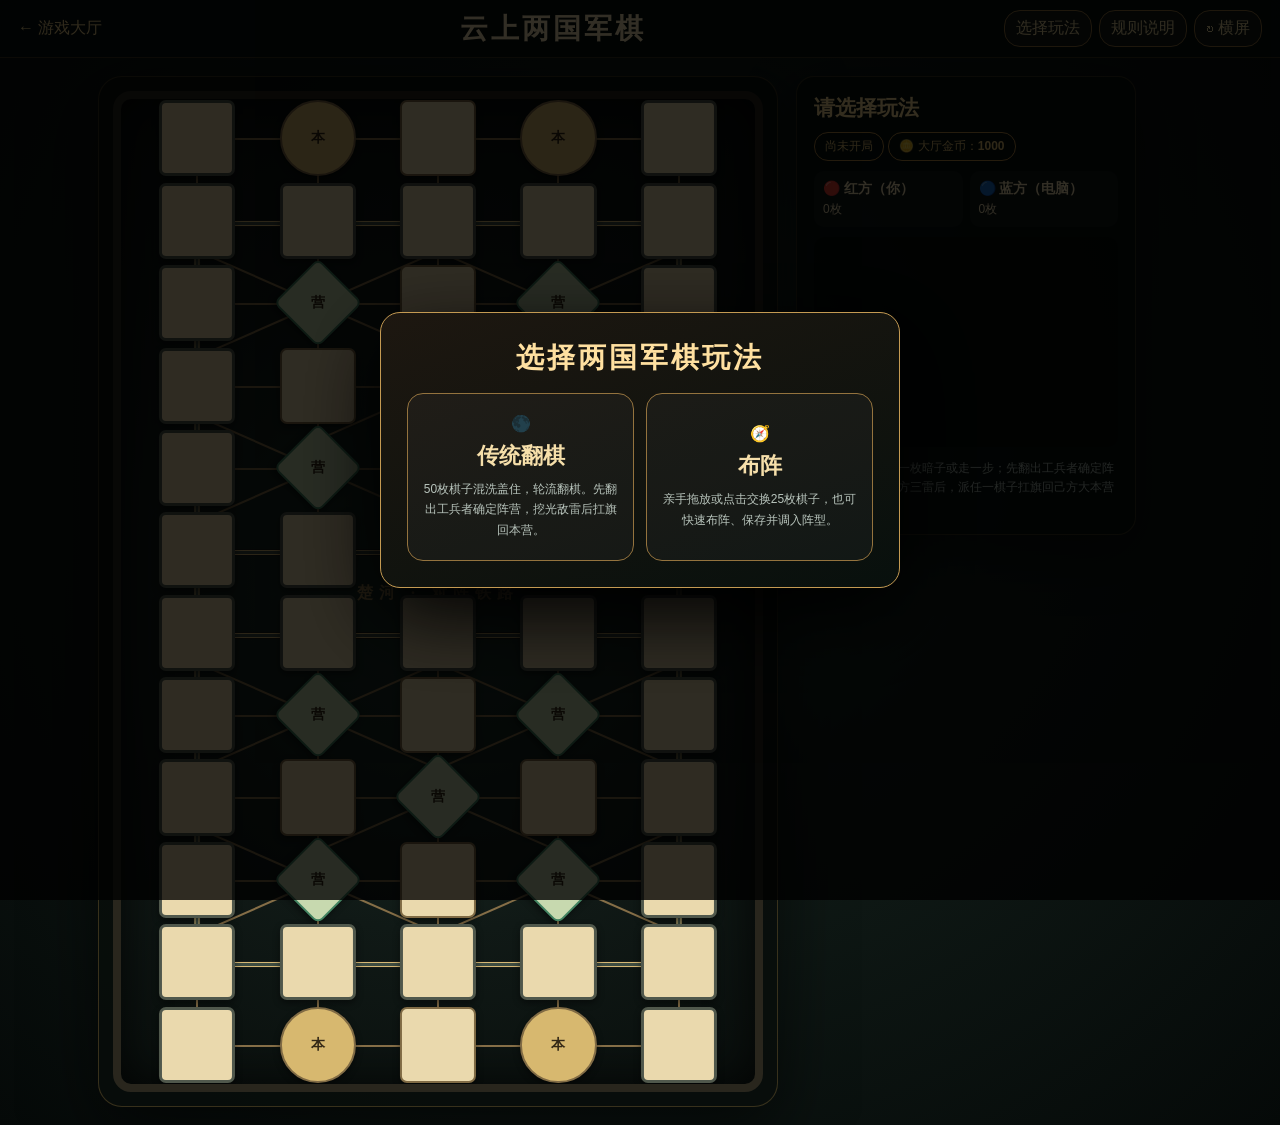
<file: two-army-chess.html>
<!doctype html>
<html lang="zh-CN">
<head>
  <meta charset="utf-8">
  <meta name="viewport" content="width=device-width,initial-scale=1,viewport-fit=cover">
  <title>云上两国军棋</title>
  <style>
    *{box-sizing:border-box}html{background:#060b09}body{margin:0;min-height:100vh;color:#f7e5b7;font-family:"PingFang SC","Microsoft YaHei",sans-serif;background:radial-gradient(circle at 50% 38%,#264638 0,#111c18 40%,#050908 100%)}button,a,input{font:inherit}button{touch-action:manipulation}
    header{position:sticky;top:0;z-index:30;height:58px;padding:0 18px;display:flex;align-items:center;justify-content:space-between;gap:12px;border-bottom:1px solid #a27b4055;background:#07100dec;backdrop-filter:blur(12px)}header a{color:#efd18b;text-decoration:none}.title{font:900 clamp(18px,2.5vw,28px) "STKaiti","KaiTi",serif;letter-spacing:3px}.tools{display:flex;gap:7px}.tools button{padding:7px 11px;border:1px solid #94733f;border-radius:16px;background:#151d18;color:#efd99f;cursor:pointer}
    main{width:min(1120px,98vw);margin:auto;padding:18px;display:grid;grid-template-columns:minmax(360px,680px) minmax(250px,340px);gap:18px;align-items:start}.board-shell{position:relative;padding:14px;border:1px solid #9a784055;border-radius:24px;background:#080d0bcc;box-shadow:0 24px 70px #0009}.board{position:relative;width:100%;aspect-ratio:5/7.7;overflow:hidden;border:8px solid #29261d;border-radius:18px;background:radial-gradient(circle at 50% 50%,#1e352b,#101916 58%,#090e0c);box-shadow:inset 0 0 45px #000b}.board:after{content:"楚河 · 对阵铁路";position:absolute;z-index:1;left:20%;right:20%;top:49.1%;height:2%;display:grid;place-items:center;color:#a88c57;font:700 clamp(10px,1.6vw,16px) "KaiTi",serif;letter-spacing:6px;pointer-events:none}
    .road{position:absolute;z-index:1;height:2px;transform-origin:left center;background:#856e47}.road.rail{height:5px;border:1px solid #d6b875;background:#3e4c41;box-shadow:0 0 0 1px #171b18}.node{position:absolute;z-index:4;width:12%;aspect-ratio:1;transform:translate(-50%,-50%);padding:0;border:2px solid #806b45;border-radius:7px;display:grid;place-items:center;background:#ead9ad;color:#342816;font:900 clamp(9px,1.3vw,14px) "KaiTi",serif;cursor:pointer;box-shadow:0 3px 7px #0007;transition:.14s}.node.rail{border-width:3px;border-color:#50584c}.node.camp{width:10%;transform:translate(-50%,-50%) rotate(45deg);border-color:#438462;background:#c7d9af}.node.camp>*{transform:rotate(-45deg)}.node.hq{border-radius:50%;background:#d7b86f}.node.valid{box-shadow:0 0 0 4px #69e99a,0 0 20px #4bea8c}.node.selected{box-shadow:0 0 0 4px #ffe16c,0 0 18px #ffd73d;transform:translate(-50%,-50%) scale(1.1)}.node.setup-target{border-color:#d85a4f}.piece{position:absolute;inset:2px;display:grid;place-items:center;border-radius:5px;color:white;text-shadow:0 2px 3px #000;font:900 clamp(12px,2vw,22px) "STKaiti","KaiTi",serif;line-height:1;user-select:none}.piece.red{background:linear-gradient(145deg,#d94c40,#9f2923)}.piece.blue{background:linear-gradient(145deg,#4676cc,#244b98)}.piece.hidden{color:transparent;background:linear-gradient(145deg,#315eaa,#182f60)}.piece.covered{inset:1px;color:transparent;border:2px solid #d4b66f;background:repeating-linear-gradient(135deg,#273a33 0 7px,#17241f 7px 14px);box-shadow:inset 0 0 0 2px #4c675b,0 3px 7px #000}.piece.carrier:after{content:"旗";position:absolute;right:-8px;top:-10px;width:20px;height:20px;border:2px solid #ffe28a;border-radius:50%;display:grid;place-items:center;background:#7c321f;color:#fff2ae;font:900 12px "KaiTi",serif;box-shadow:0 0 10px #ffd84c}.piece.reveal{color:#fff4a3;animation:flagFlash .65s infinite alternate}.piece.setup-picked{outline:4px solid #ffe36d}@keyframes flagFlash{to{box-shadow:0 0 20px #ffdd37}}
    .trail{position:absolute;z-index:7;transform:translate(-50%,-50%);width:6%;aspect-ratio:1;border-radius:50%;display:grid;place-items:center;background:#fff1a8dd;color:#7d241b;font-weight:900;pointer-events:none}.battle-flash{position:absolute;z-index:8;width:14%;aspect-ratio:1;transform:translate(-50%,-50%);border:5px solid #ffe33f;border-radius:12px;pointer-events:none;animation:battle .42s infinite alternate;box-shadow:0 0 20px #ffd91a}@keyframes battle{to{opacity:.2;transform:translate(-50%,-50%) scale(1.15)}}
    aside{padding:17px;border:1px solid #96754155;border-radius:18px;background:#07100dcc;box-shadow:0 20px 55px #0007}.turn{margin-bottom:10px;color:#ffe09a;font:900 21px "KaiTi",serif}.mode-pill{display:inline-block;margin-bottom:10px;padding:5px 10px;border:1px solid #b78a43;border-radius:14px;color:#e8c576;font-size:12px}.status{display:grid;grid-template-columns:1fr 1fr;gap:7px;margin-bottom:10px}.status div{padding:9px;border-radius:10px;background:#ffffff0a;font-size:12px}.status b{display:block;margin-bottom:3px;font-size:14px}.setup-actions,.game-actions{display:grid;grid-template-columns:1fr 1fr;gap:7px;margin:10px 0}.setup-actions button,.game-actions button{padding:10px 6px;border:0;border-radius:18px;background:linear-gradient(#ffe18a,#c98b2e);color:#3a2108;font-weight:900;cursor:pointer}.setup-actions .confirm{background:linear-gradient(#b9e4bd,#4c9a61)}.game-actions .surrender{background:linear-gradient(#ef7568,#9b2822);color:white}.game-actions .restart{background:linear-gradient(#8db6cd,#3f748f);color:#092535}.hidden-ui{display:none!important}.tray{display:grid;grid-template-columns:repeat(5,1fr);gap:4px;margin:10px 0;padding:7px;border:1px solid #a77943;border-radius:12px;background:#2d1712}.tray-piece{aspect-ratio:1;border:1px solid #f0cc91;border-radius:5px;display:grid;place-items:center;background:#b93c32;color:white;text-shadow:0 1px 2px #000;font:900 clamp(13px,1.6vw,19px) "KaiTi",serif;cursor:pointer}.tray-piece.picked{outline:3px solid #ffe16a}.formation-actions{display:flex;gap:6px;margin-bottom:10px}.formation-actions button{flex:1;padding:7px;border:1px solid #6c96ad;border-radius:12px;background:#193746;color:#cdefff;cursor:pointer}.log{height:210px;overflow:auto;padding:10px;border-radius:10px;background:#0006;color:#c3cec7;font-size:12px;line-height:1.65}.rules{margin-top:12px;color:#aebdb3;font-size:12px;line-height:1.6}
    .modal{position:fixed;z-index:80;inset:0;display:none;place-items:center;padding:18px;background:#000c}.modal.show{display:grid}.card{width:min(520px,94vw);max-height:88vh;overflow:auto;padding:26px;border:1px solid #c49a52;border-radius:20px;background:linear-gradient(160deg,#1d1710,#08100d);text-align:center;box-shadow:0 28px 80px #000}.card h2{margin:0 0 16px;color:#ffe0a0;font:900 28px "KaiTi",serif;letter-spacing:3px}.mode-grid{display:grid;grid-template-columns:1fr 1fr;gap:12px}.mode-choice{padding:20px 12px;border:1px solid #94733e;border-radius:16px;background:#ffffff08;color:#f6dfaa;cursor:pointer}.mode-choice:hover{border-color:#f0c766;background:#ffffff10}.mode-choice strong{display:block;margin:8px 0;font:900 22px "KaiTi",serif}.mode-choice span{font-size:12px;color:#b8c4bc;line-height:1.6}.result-actions{display:flex;justify-content:center;gap:8px;flex-wrap:wrap}.card button.action{padding:10px 18px;border:0;border-radius:18px;background:#d49a43;color:#352006;font-weight:900;cursor:pointer}.card button.secondary{background:#5d8297;color:white}.report{margin:12px 0;padding:12px;border-radius:12px;background:#ffffff08;text-align:left;line-height:1.8}.formation-save{display:grid;grid-template-columns:1fr auto;gap:7px}.formation-save input{min-width:0;padding:10px;border:1px solid #876b42;border-radius:10px;background:#0b1511;color:white}.formation-list{display:grid;gap:7px;margin:12px 0}.formation-row{display:grid;grid-template-columns:1fr auto auto;gap:6px;align-items:center;padding:8px;border:1px solid #735a38;border-radius:10px;text-align:left}.formation-row button{padding:6px 9px;border:0;border-radius:10px;background:#5d8da5;color:white}.formation-row .delete{background:#8d3932}.replay-bar{position:fixed;z-index:60;left:50%;bottom:14px;transform:translateX(-50%);display:none;align-items:center;gap:6px;padding:9px 12px;border:1px solid #c79c52;border-radius:20px;background:#130e09ee;box-shadow:0 8px 30px #000}.replay-bar.show{display:flex}.replay-bar button{padding:6px 10px;border:0;border-radius:12px;background:#d19a45;font-weight:800}.replay-caption{max-width:260px;color:#f2d79a;font-size:12px;white-space:nowrap;overflow:hidden;text-overflow:ellipsis}
    @media(max-width:760px){header{height:auto;min-height:54px;padding:8px 10px;flex-wrap:wrap}.title{order:-1;width:100%;text-align:center}.tools{width:100%;justify-content:center}.tools button{padding:5px 8px;font-size:12px}main{width:100%;padding:8px;display:block}.board-shell{padding:6px;border-radius:14px}.board{border-width:4px}.board:after{letter-spacing:2px}.node{width:13%;font-size:10px}.piece{font-size:clamp(13px,4.3vw,21px)}aside{margin-top:10px;padding:12px}.log{height:130px}.mode-grid{grid-template-columns:1fr}.replay-caption{max-width:120px}}
  </style>
</head>
<body>
  <header><a href="index.html">← 游戏大厅</a><div class="title">云上两国军棋</div><div class="tools"><button id="modeBtn">选择玩法</button><button id="rulesBtn">规则说明</button><button id="landscape">↻ 横屏</button></div></header>
  <main>
    <section class="board-shell"><div class="board" id="board"></div></section>
    <aside>
      <div class="turn" id="turnText">请选择玩法</div><span class="mode-pill" id="modeText">尚未开局</span> <span class="mode-pill">🪙 大厅金币：<b id="coinCount">0</b></span>
      <div class="status"><div><b id="redLabel">🔴 红方（你）</b><span id="redCount">25枚</span></div><div><b id="blueLabel">🔵 蓝方（电脑）</b><span id="blueCount">25枚</span></div></div>
      <div class="setup-actions hidden-ui" id="setupActions"><button id="quickSetup">快速布阵</button><button class="confirm" id="confirmSetup">完成布阵</button></div>
      <div class="formation-actions hidden-ui" id="formationActions"><button id="saveFormation">保存布阵</button><button id="loadFormation">调入布阵</button></div>
      <div class="tray hidden-ui" id="tray"></div>
      <div class="game-actions hidden-ui" id="gameActions"><button class="restart" id="newGame">重新开始</button><button class="surrender" id="surrender">投降</button></div>
      <div class="log" id="log"></div>
      <div class="rules">翻棋：每回合翻一枚暗子或走一步；先翻出工兵者确定阵营。工兵挖光敌方三雷后，派任一棋子扛旗回己方大本营获胜。</div>
    </aside>
  </main>

  <div class="modal show" id="modeModal"><div class="card"><h2>选择两国军棋玩法</h2><div class="mode-grid"><button class="mode-choice" data-mode="dark"><b>🌑</b><strong>传统翻棋</strong><span>50枚棋子混洗盖住，轮流翻棋。先翻出工兵者确定阵营，挖光敌雷后扛旗回本营。</span></button><button class="mode-choice" data-mode="setup"><b>🧭</b><strong>布阵</strong><span>亲手拖放或点击交换25枚棋子，也可快速布阵、保存并调入阵型。</span></button></div></div></div>
  <div class="modal" id="resultModal"><div class="card"><h2 id="resultTitle">本局结束</h2><div class="report" id="battleReport"></div><div class="result-actions"><button class="action secondary" id="openReplay">全明复盘</button><button class="action" id="playAgain">再来一局</button><button class="action secondary" id="backLobby">返回大厅</button></div></div></div>
  <div class="modal" id="formationModal"><div class="card"><h2>我的两国阵型</h2><div class="formation-save"><input id="formationName" maxlength="16" placeholder="输入阵型名称"><button class="action" id="confirmSave">保存</button></div><div class="formation-list" id="formationList"></div><button class="action secondary" id="closeFormation">关闭</button></div></div>
  <div class="replay-bar" id="replayBar"><button id="replayPrev">◀</button><button id="replayPlay">播放</button><span id="replayProgress">0/0</span><span class="replay-caption" id="replayCaption"></span><button id="replayNext">▶</button><button id="replayExit">退出</button></div>

  <script>
  const names=['司令','军长','师长','师长','旅长','旅长','团长','团长','营长','营长','连长','连长','连长','排长','排长','排长','工兵','工兵','工兵','炸弹','炸弹','地雷','地雷','地雷','军旗'];
  const rank={司令:9,军长:8,师长:7,旅长:6,团长:5,营长:4,连长:3,排长:2,工兵:1},short={司令:'司',军长:'军',师长:'师',旅长:'旅',团长:'团',营长:'营',连长:'连',排长:'排',工兵:'兵',炸弹:'弹',地雷:'雷',军旗:'旗'};
  const $=s=>document.querySelector(s),board=$('#board');
  let nodes=[],edges=[],pieces=[],phase='idle',gameMode=null,turn=0,humanOwner=0,aiOwner=1,selected=null,valid=[],setupSelected=null,draggedPiece=null,over=false,aiTimer=null,lastTrail=null,lastBattle=null,kills={},replayFrames=[],replayMode=false,replayIndex=0,replayTimer=null,replayReturn=null,audioCtx=null;

  function shuffle(a){for(let i=a.length-1;i>0;i--){let j=Math.floor(Math.random()*(i+1));[a[i],a[j]]=[a[j],a[i]]}return a}
  function getCoins(){let value=localStorage.getItem('cloudCoins');return value===null?1000:Math.max(0,+value||0)}function setCoins(value){value=Math.max(0,Math.floor(value));localStorage.setItem('cloudCoins',String(value));$('#coinCount').textContent=value;return value}
  function nodeBy(owner,row,col){return nodes.find(n=>n.owner===owner&&n.row===row&&n.col===col)}
  function pieceAt(id){return pieces.find(p=>!p.dead&&p.node===id)}
  function addEdge(a,b,type){if(!a||!b||edges.some(e=>(e[0]===a.id&&e[1]===b.id)||(e[0]===b.id&&e[1]===a.id)))return;edges.push([a.id,b.id,type])}
  function buildMap(){
    nodes=[];edges=[];const camps=['1,1','1,3','2,2','3,1','3,3'];
    for(let y=0;y<12;y++)for(let col=0;col<5;col++){let owner=y<6?1:0,row=owner===1?5-y:y-6,type=camps.includes(`${row},${col}`)?'camp':row===5&&(col===1||col===3)?'hq':'post',rail=row===0||row===4||col===0||col===4;nodes.push({id:`${owner}-${row}-${col}`,owner,row,col,x:col,y,type,rail})}
    for(let n of nodes){[[1,0],[0,1]].forEach(([dx,dy])=>{let b=nodes.find(q=>q.x===n.x+dx&&q.y===n.y+dy);if(!b)return;if(n.owner!==b.owner&&(n.col===1||n.col===3))return;let backRoad=n.owner===b.owner&&Math.min(n.row,b.row)===4&&Math.max(n.row,b.row)===5;addEdge(n,b,!backRoad&&n.rail&&b.rail?'rail':'road')});if(n.type==='camp')for(let dx of[-1,1])for(let dy of[-1,1])addEdge(n,nodes.find(q=>q.owner===n.owner&&q.x===n.x+dx&&q.y===n.y+dy),'road')}
  }
  function pos(n){return{x:12+n.x*19,y:4+n.y*(92/11)}}
  function edgeNeighbors(id,type){return edges.filter(e=>e[2]===type&&(e[0]===id||e[1]===id)).map(e=>nodes.find(n=>n.id===(e[0]===id?e[1]:e[0])))}
  function railRoutes(p){
    let start=nodes.find(n=>n.id===p.node),routes=new Map;if(!start?.rail)return routes;
    if(p.name==='工兵'){let queue=[[start.id,[start.id]]],seen=new Set([start.id]);while(queue.length){let[at,path]=queue.shift();for(let n of edgeNeighbors(at,'rail')){if(seen.has(n.id))continue;seen.add(n.id);let next=[...path,n.id];routes.set(n.id,next);if(!pieceAt(n.id))queue.push([n.id,next])}}return routes}
    for(let first of edgeNeighbors(start.id,'rail')){let dx=Math.sign(first.x-start.x),dy=Math.sign(first.y-start.y),previous=start,current=first,path=[start.id];while(current){path.push(current.id);routes.set(current.id,[...path]);if(pieceAt(current.id))break;let next=edgeNeighbors(current.id,'rail').find(n=>n.id!==previous.id&&Math.sign(n.x-current.x)===dx&&Math.sign(n.y-current.y)===dy);previous=current;current=next}}
    return routes
  }
  function minesRemaining(owner){return pieces.filter(p=>p.owner===owner&&p.name==='地雷'&&!p.dead).length}
  function legal(p){let here=nodes.find(n=>n.id===p.node);if(!p||p.dead||p.covered||p.name==='地雷'||p.name==='军旗'||(gameMode==='setup'&&here?.type==='hq'))return[];let out=edges.filter(e=>e[2]==='road'&&(e[0]===p.node||e[1]===p.node)).map(e=>e[0]===p.node?e[1]:e[0]);out.push(...railRoutes(p).keys());return[...new Set(out)].filter(id=>{let q=pieceAt(id),dest=nodes.find(n=>n.id===id);if(q?.covered||q?.owner===p.owner||(q&&dest.type==='camp'))return false;if(gameMode==='dark'&&q?.name==='地雷'&&p.name!=='工兵')return false;if(gameMode==='dark'&&q?.name==='军旗'&&minesRemaining(q.owner)>0)return false;return true})}
  function movePath(p,id){return railRoutes(p).get(id)||[p.node,id]}
  function line(a,b,type){let A=pos(nodes.find(n=>n.id===a)),B=pos(nodes.find(n=>n.id===b)),dx=B.x-A.x,dy=B.y-A.y,el=document.createElement('i');el.className=`road ${type}`;el.style.cssText=`left:${A.x}%;top:${A.y}%;width:${Math.hypot(dx,dy)}%;transform:rotate(${Math.atan2(dy,dx)*180/Math.PI}deg)`;board.appendChild(el)}
  function draw(){
    board.innerHTML='';edges.forEach(e=>line(...e));
    if(lastTrail)lastTrail.path.slice(0,-1).forEach((id,i)=>{let n=nodes.find(x=>x.id===id),next=nodes.find(x=>x.id===lastTrail.path[i+1]),at=pos(n),el=document.createElement('span');el.className='trail';el.textContent='➤';el.style.cssText=`left:${at.x}%;top:${at.y}%;transform:translate(-50%,-50%) rotate(${Math.atan2(next.y-n.y,next.x-n.x)*180/Math.PI}deg)`;board.appendChild(el)});
    if(lastBattle){let n=nodes.find(x=>x.id===lastBattle);if(n){let at=pos(n),el=document.createElement('span');el.className='battle-flash';el.style.cssText=`left:${at.x}%;top:${at.y}%`;board.appendChild(el)}}
    for(let n of nodes){let at=pos(n),p=pieceAt(n.id),el=document.createElement('button');el.className=`node ${n.type} ${n.rail?'rail':''} ${valid.includes(n.id)?'valid':''} ${selected?.node===n.id?'selected':''} ${phase==='setup'&&n.owner===0&&n.type!=='camp'?'setup-target':''}`;el.style.cssText=`left:${at.x}%;top:${at.y}%`;el.dataset.node=n.id;let covered=gameMode==='dark'&&!replayMode&&p?.covered,hidden=gameMode==='setup'&&!replayMode&&p?.owner===1&&!p?.reveal;el.setAttribute('aria-label',p?(covered?'未翻棋子':hidden?'蓝方暗棋':`${p.owner?'蓝方':'红方'}${p.name}`):n.type==='camp'?'行营':n.type==='hq'?'大本营':'空位');if(p){el.innerHTML=`<span class="piece ${p.owner?'blue':'red'} ${covered?'covered':''} ${hidden?'hidden':''} ${p.carryingFlag!==undefined?'carrier':''} ${p.reveal?'reveal':''} ${setupSelected===p.id?'setup-picked':''}">${covered||hidden?'':short[p.name]}</span>`;if(phase==='setup'&&p.owner===0)bindSetup(el.firstElementChild,p)}else if(n.type==='camp')el.innerHTML='<span>营</span>';else if(n.type==='hq')el.textContent='本';el.onclick=()=>clickNode(n.id);if(phase==='setup'&&n.owner===0&&n.type!=='camp'){el.ondragover=e=>e.preventDefault();el.ondrop=e=>{e.preventDefault();placeSetup(e.dataTransfer.getData('text/plain')||draggedPiece,n.id)}}board.appendChild(el)}
    renderTray();updateStatus()
  }
  function renderTray(){let tray=$('#tray');tray.innerHTML='';if(phase!=='setup')return;pieces.filter(p=>p.owner===0&&!p.node&&!p.dead).forEach(p=>{let el=document.createElement('span');el.className=`tray-piece ${setupSelected===p.id?'picked':''}`;el.textContent=short[p.name];bindSetup(el,p);tray.appendChild(el)})}
  function bindSetup(el,p){el.draggable=true;el.onclick=e=>{e.stopPropagation();if(setupSelected&&setupSelected!==p.id&&p.node)return placeSetup(setupSelected,p.node);setupSelected=setupSelected===p.id?null:p.id;draw()};el.ondragstart=e=>{draggedPiece=p.id;e.dataTransfer.setData('text/plain',p.id)}}
  function validSetup(p,n){return n&&n.owner===0&&n.type!=='camp'&&(p.name!=='军旗'||n.type==='hq')&&(p.name!=='地雷'||n.row>=4)&&(p.name!=='炸弹'||n.row!==0)}
  function placeSetup(id,nodeId){let p=pieces.find(x=>x.id===id&&x.owner===0),n=nodes.find(x=>x.id===nodeId);if(!p||!validSetup(p,n))return alert(p?.name==='军旗'?'军旗只能放在大本营。':p?.name==='地雷'?'地雷只能放在最后两排。':p?.name==='炸弹'?'炸弹不能放在第一排。':'这里不能布子。');let other=pieceAt(nodeId),source=p.node;if(other&&source){let sourceNode=nodes.find(x=>x.id===source);if(!validSetup(other,sourceNode))return alert('交换后另一枚棋子不符合布阵限制。');other.node=source}else if(other)other.node=null;p.node=nodeId;setupSelected=null;draggedPiece=null;draw()}
  function randomLayout(owner){let hand=shuffle(names.map((name,i)=>({id:`${owner}-${i}`,owner,name,node:null,dead:false}))),slots=nodes.filter(n=>n.owner===owner&&n.type!=='camp'),take=filter=>{let opts=slots.filter(n=>!hand.some(p=>p.node===n.id)&&filter(n));return opts[Math.floor(Math.random()*opts.length)]};let flag=hand.find(p=>p.name==='军旗');flag.node=take(n=>n.type==='hq').id;hand.filter(p=>p.name==='地雷').forEach(p=>p.node=take(n=>n.row>=4).id);hand.filter(p=>p.name==='炸弹').forEach(p=>p.node=take(n=>n.row!==0).id);hand.filter(p=>!p.node).forEach(p=>p.node=take(()=>true).id);return hand}
  function quickSetup(){pieces=pieces.filter(p=>p.owner===1).concat(randomLayout(0));setupSelected=null;draw();log('已生成一套符合规则的随机阵型。')}
  function deployFlip(){let slots=shuffle(nodes.filter(n=>n.type!=='camp')),pool=shuffle([0,1].flatMap(owner=>names.map((name,i)=>({id:`flip-${owner}-${i}`,owner,name,node:null,homeNode:null,covered:true,dead:false}))));pool.forEach((p,i)=>{p.node=slots[i].id;if(p.name==='军旗')p.homeNode=p.node});return pool}
  function deploy(mode){if(mode==='dark'){pieces=deployFlip();return}pieces=randomLayout(1).concat(names.map((name,i)=>({id:`0-${i}`,owner:0,name,node:null,dead:false})))}
  function startMode(mode){clearTimeout(aiTimer);stopReplay();gameMode=mode;phase=mode==='setup'?'setup':'play';turn=0;humanOwner=mode==='dark'?null:0;aiOwner=mode==='dark'?null:1;selected=null;valid=[];setupSelected=null;over=false;lastTrail=null;lastBattle=null;kills={};replayFrames=[];replayMode=false;replayReturn=null;buildMap();deploy(mode);setCoins(getCoins());$('#modeModal').classList.remove('show');$('#resultModal').classList.remove('show');$('#replayBar').classList.remove('show');$('#setupActions').classList.toggle('hidden-ui',phase!=='setup');$('#formationActions').classList.toggle('hidden-ui',phase!=='setup');$('#tray').classList.toggle('hidden-ui',phase!=='setup');$('#gameActions').classList.toggle('hidden-ui',phase!=='play');$('#modeText').textContent=mode==='dark'?'传统翻棋 · 50子混洗':'布阵 · 手动摆棋';$('#log').innerHTML='';log(mode==='dark'?'传统翻棋开局：50枚棋子已混洗盖住。双方只能轮流翻棋，先翻出工兵者获得该颜色。':'请把25枚棋子布置到红方阵地；支持点击两子交换或拖放。');if(phase==='play'){enableAudio();horn();recordFrame('50枚暗子混洗完毕')}draw()}
  function confirmSetup(){let mine=pieces.filter(p=>p.owner===0&&p.name==='地雷'),bomb=pieces.filter(p=>p.owner===0&&p.name==='炸弹'),flag=pieces.find(p=>p.owner===0&&p.name==='军旗');if(pieces.some(p=>p.owner===0&&!p.node))return alert('请先布置全部25枚棋子。');if(nodes.find(n=>n.id===flag.node)?.type!=='hq'||mine.some(p=>nodes.find(n=>n.id===p.node).row<4)||bomb.some(p=>nodes.find(n=>n.id===p.node).row===0))return alert('当前阵型不符合军旗、地雷或炸弹的摆放限制。');phase='play';setupSelected=null;$('#setupActions').classList.add('hidden-ui');$('#formationActions').classList.add('hidden-ui');$('#tray').classList.add('hidden-ui');$('#gameActions').classList.remove('hidden-ui');enableAudio();horn();log('布阵完成，红方先行。');recordFrame('开局阵型');draw()}
  function clickNode(id){enableAudio();if(replayMode||over)return;let p=pieceAt(id),n=nodes.find(x=>x.id===id);if(phase==='setup'){if(n.owner!==0||n.type==='camp')return;if(setupSelected)return placeSetup(setupSelected,id);if(p?.owner===0){setupSelected=p.id;draw()}return}if(phase!=='play'||turn!==0)return;if(gameMode==='dark'&&p?.covered)return flipPiece(p,0);if(humanOwner===null)return;if(selected&&valid.includes(id))return move(selected,id,0);if(p?.owner===humanOwner&&!p.covered){selected=p;valid=legal(p);draw()}else{selected=null;valid=[];draw()}}
  function flipPiece(p,actor){if(!p?.covered||over)return;p.covered=false;lastTrail=null;lastBattle=null;let who=actor===0?'你':'电脑';log(`${who}翻出${p.owner?'蓝':'红'}方${p.name}。`);if(humanOwner===null&&p.name==='工兵'){if(actor===0){humanOwner=p.owner;aiOwner=1-p.owner}else{aiOwner=p.owner;humanOwner=1-p.owner}log(`🎖 阵营确定：你使用${humanOwner?'蓝':'红'}方，电脑使用${aiOwner?'蓝':'红'}方。`)}recordFrame(`${who}翻出${p.owner?'蓝':'红'}方${p.name}`);endTurn(actor)}
  function battle(a,d){if(a.name==='炸弹'||d.name==='炸弹')return 0;if(d.name==='地雷')return a.name==='工兵'?1:-1;if(d.name==='军旗')return 1;let x=rank[a.name],y=rank[d.name];return x===y?0:x>y?1:-1}
  function revealFlag(owner){let f=pieces.find(p=>p.owner===owner&&p.name==='军旗'&&!p.dead);if(f)f.reveal=true}
  function countKill(p){if(p?.owner===aiOwner)kills[p.name]=(kills[p.name]||0)+1}
  function restoreFlag(owner,dropNode){let flag=pieces.find(p=>p.owner===owner&&p.name==='军旗');if(!flag)return;let target=!pieceAt(flag.homeNode)?flag.homeNode:!pieceAt(dropNode)?dropNode:nodes.find(n=>n.type!=='camp'&&!pieceAt(n.id))?.id;flag.dead=false;flag.covered=false;flag.node=target;delete flag.carryingFlag;log(`${owner?'蓝':'红'}方军旗被救回棋盘。`)}
  function carrierLost(carrier,winner,nodeId){if(carrier?.carryingFlag===undefined)return;let flagOwner=carrier.carryingFlag;delete carrier.carryingFlag;if(winner&&!winner.dead&&winner.owner!==flagOwner){winner.carryingFlag=flagOwner;log(`${winner.owner?'蓝':'红'}方接过军旗继续撤离。`)}else restoreFlag(flagOwner,nodeId)}
  function reachedHome(p,id,actor){let n=nodes.find(x=>x.id===id);return p.carryingFlag!==undefined&&n?.type==='hq'&&n.owner===(actor===0?0:1)}
  function move(p,id,actor=p.owner===humanOwner?0:1){let d=pieceAt(id),from=p.node,path=movePath(p,id);lastTrail={owner:p.owner,path};lastBattle=d?id:null;if(!d){p.node=id;moveSound();log(`${p.owner?'蓝方':'红方'}移动一枚棋子。`)}else if(gameMode==='dark'&&d.name==='军旗'){captureSound();d.dead=true;d.covered=false;p.node=id;p.carryingFlag=d.owner;countKill(d);log(`🚩 ${p.owner?'蓝':'红'}方扛起军旗，必须送到${actor===0?'下方':'上方'}任一大本营。`)}else{let r=battle(p,d),attackerFlag=p.carryingFlag,defenderFlag=d.carryingFlag;captureSound();if(r>=0){d.dead=true;countKill(d)}if(r<=0){p.dead=true;countKill(p)}if(r>0)p.node=id;if(defenderFlag!==undefined&&d.dead)carrierLost(d,r>0?p:null,id);if(attackerFlag!==undefined&&p.dead)carrierLost(p,r<0?d:null,id);if(d.name==='司令'&&d.dead)revealFlag(d.owner);if(p.name==='司令'&&p.dead)revealFlag(p.owner);log(`${p.owner?'蓝方':'红方'}发起战斗：${r>0?'进攻获胜':r<0?'进攻失败':'同归于尽'}。`);if(gameMode==='setup'&&d.name==='军旗'&&d.dead){recordFrame(`${p.owner?'蓝方':'红方'}夺取军旗`);return finish(actor===0)}}selected=null;valid=[];
    if(!p.dead&&reachedHome(p,p.node,actor)){recordFrame(`${actor===0?'你':'电脑'}将军旗送回大本营`);return finish(actor===0)}
    recordFrame(d?'发生战斗':'棋子移动');endTurn(actor)}
  function hasMove(owner){return pieces.some(p=>p.owner===owner&&!p.dead&&legal(p).length)}
  function hasAction(actor){if(gameMode==='dark'&&pieces.some(p=>p.covered&&!p.dead))return true;let owner=actor===0?humanOwner:aiOwner;return owner!==null&&hasMove(owner)}
  function endTurn(actor){if(over)return;turn=1-actor;selected=null;valid=[];if(!hasAction(turn))return finish(turn===1);draw();if(turn===1)aiTimer=setTimeout(ai,1100)}
  function ai(){if(over||phase!=='play'||turn!==1)return;let covered=pieces.filter(p=>p.covered&&!p.dead);if(aiOwner===null||covered.length&&Math.random()<.42){return flipPiece(covered[Math.floor(Math.random()*covered.length)],1)}let moves=[];pieces.filter(p=>p.owner===aiOwner&&!p.dead&&!p.covered).forEach(p=>legal(p).forEach(id=>{let n=nodes.find(x=>x.id===id),d=pieceAt(id),score=Math.random()*14+(11-n.y)*1.5;if(p.carryingFlag!==undefined)score+=(11-n.y)*10;if(d){score+=55;if(d.name==='军旗')score+=800;if(d.name==='地雷'&&p.name==='工兵')score+=130;score+=(rank[d.name]||3)*7}moves.push({p,id,score})}));if(!moves.length&&covered.length)return flipPiece(covered[Math.floor(Math.random()*covered.length)],1);if(!moves.length)return finish(true);moves.sort((a,b)=>b.score-a.score);move(moves[0].p,moves[0].id,1)}
  function finish(win){if(over)return;over=true;clearTimeout(aiTimer);phase='over';pieces.forEach(p=>{p.reveal=true;p.covered=false});let before=getCoins(),balance=setCoins(before+(win?200:-100)),delta=balance-before;draw();let list=Object.entries(kills).map(([name,count])=>`${name} × ${count}`).join('、')||'本局未歼灭敌军';$('#resultTitle').textContent=win?'你获胜':'你战败';$('#battleReport').innerHTML=`<b>${win?'🚩 你赢得本局':'🏳️ 本局战斗结束'}</b><br>金币结算：${delta>0?'+':''}${delta} 🪙（余额 ${balance}）<br>歼敌统计：${list}<br>（同归于尽的敌军计入歼敌）`;$('#resultModal').classList.add('show');log(`${win?'你赢得本局':'电脑赢得本局'}，金币${delta>0?'+':''}${delta}。`)}
  function surrender(){if(!over&&phase==='play'&&confirm('确定投降并结束本局吗？'))finish(false)}
  function updateStatus(){let count=o=>pieces.filter(p=>p.owner===o&&!p.dead).length,covered=pieces.filter(p=>p.covered&&!p.dead).length;$('#redCount').textContent=`${count(0)}枚`;$('#blueCount').textContent=`${count(1)}枚`;$('#redLabel').textContent=`🔴 红方${humanOwner===0?'（你）':aiOwner===0?'（电脑）':''}`;$('#blueLabel').textContent=`🔵 蓝方${humanOwner===1?'（你）':aiOwner===1?'（电脑）':''}`;$('#turnText').textContent=phase==='setup'?`布阵中：${pieces.filter(p=>p.owner===0&&p.node).length}/25`:phase==='play'?(turn===0?(gameMode==='dark'&&humanOwner===null?`请翻棋定阵营 · 剩${covered}枚暗子`:'你的回合'):'电脑思考中…'):phase==='over'?'本局结束':'请选择玩法'}
  function log(text){let el=$('#log'),line=document.createElement('div');line.textContent=`${new Date().toLocaleTimeString('zh-CN',{hour12:false,hour:'2-digit',minute:'2-digit'})}  ${text}`;el.appendChild(line);el.scrollTop=el.scrollHeight}
  function recordFrame(caption){if(replayMode||phase==='setup')return;replayFrames.push({caption,pieces:JSON.parse(JSON.stringify(pieces)),turn,lastTrail:lastTrail?JSON.parse(JSON.stringify(lastTrail)):null,lastBattle})}
  function showFrame(i){replayIndex=Math.max(0,Math.min(i,replayFrames.length-1));let f=replayFrames[replayIndex];pieces=JSON.parse(JSON.stringify(f.pieces)).map(p=>({...p,reveal:true,covered:false}));turn=f.turn;lastTrail=f.lastTrail;lastBattle=null;selected=null;valid=[];draw();$('#replayProgress').textContent=`${replayIndex+1}/${replayFrames.length}`;$('#replayCaption').textContent=f.caption;$('#replayPrev').disabled=replayIndex===0;$('#replayNext').disabled=replayIndex===replayFrames.length-1}
  function openReplay(){if(!replayFrames.length)return alert('本局暂无可复盘步骤。');replayReturn={pieces:JSON.parse(JSON.stringify(pieces)),turn,lastTrail,lastBattle};replayMode=true;$('#resultModal').classList.remove('show');$('#replayBar').classList.add('show');showFrame(0)}
  function stopReplay(){clearInterval(replayTimer);replayTimer=null;let b=$('#replayPlay');if(b)b.textContent='播放'}
  function toggleReplay(){if(replayTimer)return stopReplay();$('#replayPlay').textContent='暂停';replayTimer=setInterval(()=>{if(replayIndex>=replayFrames.length-1)return stopReplay();showFrame(replayIndex+1)},900)}
  function exitReplay(){stopReplay();replayMode=false;if(replayReturn){pieces=replayReturn.pieces;turn=replayReturn.turn;lastTrail=replayReturn.lastTrail;lastBattle=replayReturn.lastBattle}$('#replayBar').classList.remove('show');$('#resultModal').classList.add('show');draw()}
  function formations(){try{return JSON.parse(localStorage.getItem('twoArmyFormations')||'[]')}catch(e){return[]}}
  function setFormations(v){localStorage.setItem('twoArmyFormations',JSON.stringify(v))}
  function openFormation(save){if(phase!=='setup')return;$('#formationModal').classList.add('show');$('#formationName').value=save?`阵型${formations().length+1}`:'';renderFormations();if(save)$('#formationName').focus()}
  function renderFormations(){let box=$('#formationList'),data=formations();box.innerHTML='';if(!data.length){box.textContent='还没有保存的阵型';return}data.forEach((f,i)=>{let row=document.createElement('div');row.className='formation-row';row.innerHTML=`<span>${f.name}</span><button data-load="${i}">调入</button><button class="delete" data-delete="${i}">删除</button>`;box.appendChild(row)});box.querySelectorAll('[data-load]').forEach(b=>b.onclick=()=>loadFormation(+b.dataset.load));box.querySelectorAll('[data-delete]').forEach(b=>b.onclick=()=>deleteFormation(+b.dataset.delete))}
  function saveFormation(){if(phase!=='setup'||pieces.some(p=>p.owner===0&&!p.node))return alert('请先完成全部布阵再保存。');let name=$('#formationName').value.trim()||`阵型${formations().length+1}`,data=formations(),item={name,layout:pieces.filter(p=>p.owner===0).map(p=>({name:p.name,node:p.node}))},i=data.findIndex(f=>f.name===name);if(i>=0)data[i]=item;else data.push(item);setFormations(data);renderFormations();log(`已保存阵型“${name}”。`)}
  function loadFormation(i){let f=formations()[i];if(!f)return;let own=pieces.filter(p=>p.owner===0);own.forEach(p=>p.node=null);f.layout.forEach(item=>{let p=own.find(x=>x.name===item.name&&!x.node);if(p)p.node=item.node});setupSelected=null;$('#formationModal').classList.remove('show');draw();log(`已调入阵型“${f.name}”。`)}
  function deleteFormation(i){let data=formations();if(!data[i]||!confirm(`删除阵型“${data[i].name}”吗？`))return;data.splice(i,1);setFormations(data);renderFormations()}
  function enableAudio(){audioCtx=audioCtx||new(window.AudioContext||window.webkitAudioContext)();if(audioCtx.state==='suspended')audioCtx.resume()}
  function tone(freq,start,len,type='sine',volume=.13){if(!audioCtx)return;let o=audioCtx.createOscillator(),g=audioCtx.createGain(),now=audioCtx.currentTime+start;o.type=type;o.frequency.value=freq;g.gain.setValueAtTime(volume,now);g.gain.exponentialRampToValueAtTime(.001,now+len);o.connect(g);g.connect(audioCtx.destination);o.start(now);o.stop(now+len)}
  function moveSound(){tone(440,0,.12);tone(620,.06,.13)}function captureSound(){tone(180,0,.32,'square',.2);tone(105,.05,.35,'sawtooth',.16)}function horn(){tone(392,0,.25,'sawtooth',.12);tone(523,.2,.3,'sawtooth',.13);tone(659,.45,.4,'sawtooth',.14)}

  document.querySelectorAll('[data-mode]').forEach(b=>b.onclick=()=>startMode(b.dataset.mode));
  $('#modeBtn').onclick=()=>{if(phase==='play'&&!confirm('切换玩法将结束当前棋局，是否继续？'))return;clearTimeout(aiTimer);$('#modeModal').classList.add('show')};
  $('#quickSetup').onclick=quickSetup;$('#confirmSetup').onclick=confirmSetup;$('#saveFormation').onclick=()=>openFormation(true);$('#loadFormation').onclick=()=>openFormation(false);$('#confirmSave').onclick=saveFormation;$('#closeFormation').onclick=()=>$('#formationModal').classList.remove('show');$('#newGame').onclick=()=>startMode(gameMode);$('#surrender').onclick=surrender;$('#playAgain').onclick=()=>startMode(gameMode);$('#backLobby').onclick=()=>location.href='index.html';$('#openReplay').onclick=openReplay;$('#replayPrev').onclick=()=>{stopReplay();showFrame(replayIndex-1)};$('#replayNext').onclick=()=>{stopReplay();showFrame(replayIndex+1)};$('#replayPlay').onclick=toggleReplay;$('#replayExit').onclick=exitReplay;
  $('#rulesBtn').onclick=()=>alert(gameMode==='dark'?'【传统翻棋】\n红蓝各25枚，共50枚，混洗后背面朝上摆满全部兵站和大本营。每回合选择翻开一枚暗子或移动一枚己方明子；阵营确定前只能翻棋。\n\n谁先翻出工兵，谁使用该工兵颜色，另一方使用另一颜色。普通棋子铁路直行不限步，工兵可转弯；公路每次一步；行营内棋子不能被攻击。\n\n只有工兵可以挖地雷。必须清除敌方全部3枚地雷后，任一己方活动棋子才能扛起敌旗；玩家将旗送到下方任一大本营、电脑送到上方任一大本营即获胜。':'【布阵军棋】\n每方25枚棋子。军旗只能放大本营，地雷只能放最后两排，炸弹不能放第一排。\n\n公路每次走一步；铁路无遮挡可直行任意步，工兵可沿铁路转弯。行营中的棋子不能被攻击。军旗、地雷以及进入大本营的棋子不能移动。\n\n司令至工兵依军衔大小吃子；同级同归于尽；炸弹与任何棋子同归于尽；工兵可排雷。夺取敌方军旗或令敌方无棋可走即获胜。');
  $('#landscape').onclick=async()=>{try{await document.documentElement.requestFullscreen?.();await screen.orientation?.lock?.('landscape')}catch(e){alert('请关闭竖屏锁定并横置手机。')}};
  buildMap();setCoins(getCoins());draw();
  </script>
</body>
</html>
</file>
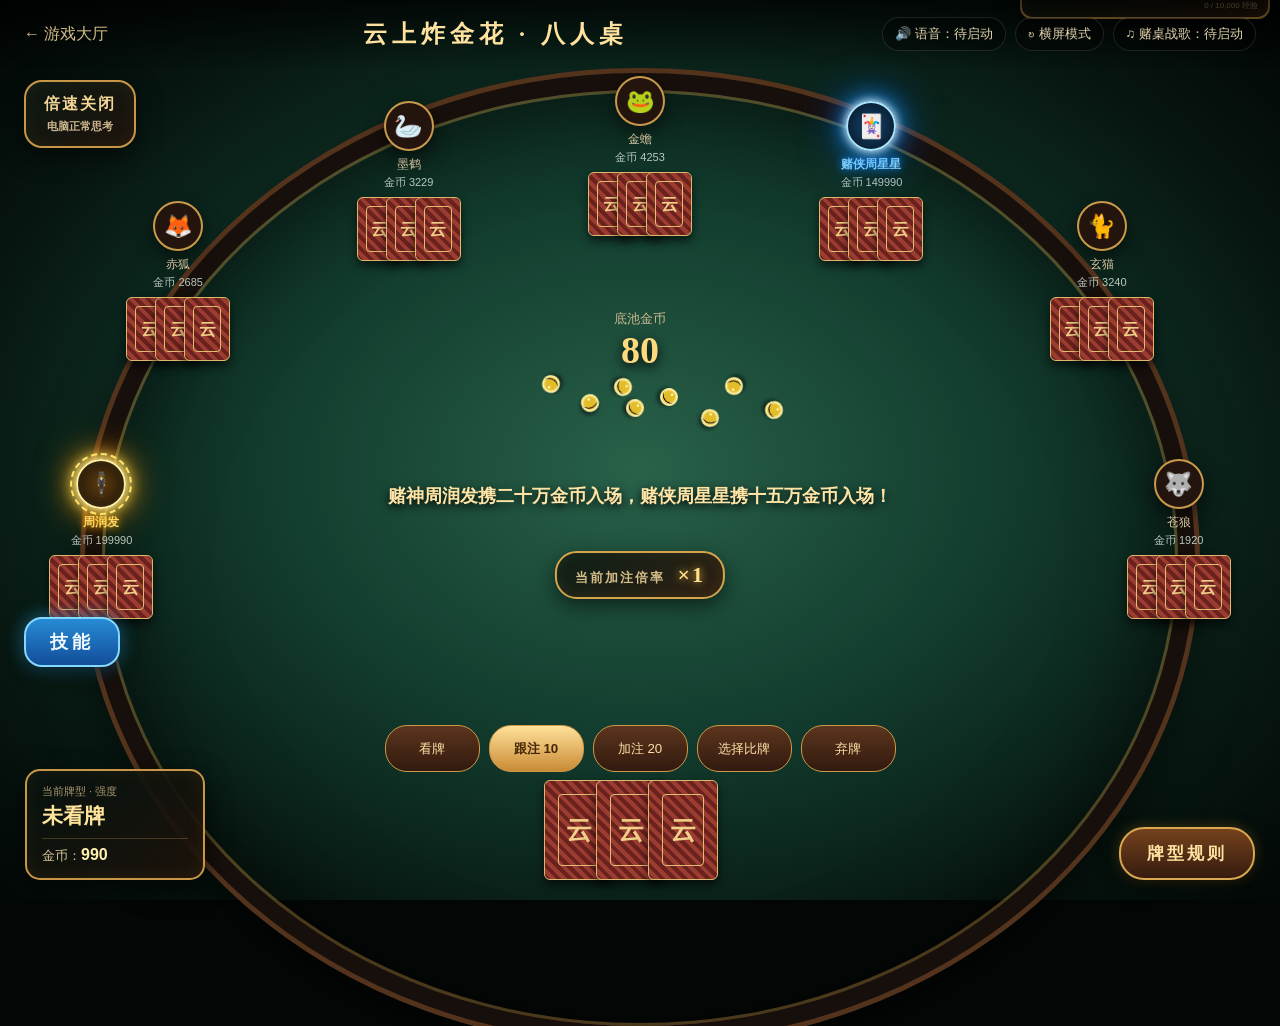
<file: zha-jin-hua.html>
<!doctype html>
<html lang="zh-CN">
<head>
  <meta charset="utf-8">
  <meta name="viewport" content="width=device-width,initial-scale=1">
  <title>云上炸金花 · 八人桌</title>
  <style>
    *{box-sizing:border-box}body{margin:0;min-height:100vh;overflow:hidden;color:#fff;font-family:"PingFang SC","Microsoft YaHei",sans-serif;background:#030806}
    .game{min-height:100vh;position:relative;background:radial-gradient(ellipse at 50% 52%,#286149 0,#123b2d 42%,#071610 76%,#020504)}
    .game:before{content:"";position:absolute;inset:10% 8% -14%;border-radius:50%;border:3px solid #b4863b66;box-shadow:0 0 0 17px #160f0b,0 0 0 22px #54331d,0 25px 70px #000,inset 0 0 90px #0008}
    header{position:relative;z-index:5;height:68px;display:flex;align-items:center;justify-content:space-between;padding:0 24px;background:linear-gradient(#000a,transparent)}a{color:#d7bd89;text-decoration:none}.title{font:700 24px "KaiTi",serif;letter-spacing:5px;color:#ffe2a0}.info{display:flex;gap:9px}.pill{padding:7px 12px;border:1px solid #ffffff1c;border-radius:18px;background:#0005;color:#e5d4ae;font-size:13px}
    .table{position:relative;z-index:1;height:calc(100vh - 68px);min-height:650px}.seat{position:absolute;text-align:center;width:126px}.seat0{left:50%;bottom:15px;transform:translateX(-50%);width:min(900px,94vw)}.seat1{left:3%;top:47%}.seat2{left:9%;top:16%}.seat3{left:27%;top:4%}.seat4{left:50%;top:1%;transform:translateX(-50%)}.seat5{right:27%;top:4%}.seat6{right:9%;top:16%}.seat7{right:3%;top:47%}
    .avatar{position:relative;width:50px;height:50px;border:2px solid #c99a4b;border-radius:50%;display:grid;place-items:center;margin:auto;background:#24140e;font-size:23px;box-shadow:0 7px 18px #0008}.name{margin-top:5px;color:#efdbb4;font-size:12px}.coins{color:#b9c8bf;font-size:11px;margin-top:2px}.folded{opacity:.32;filter:grayscale(1)}.thinking .avatar{animation:think 1s infinite}.seat.peeked .avatar:after{content:"已看牌";position:absolute;left:50%;bottom:-7px;transform:translateX(-50%);width:max-content;padding:2px 6px;border:1px solid #ffe18a;border-radius:9px;background:#7d291fed;color:#fff2b8;font:800 10px "PingFang SC",sans-serif;box-shadow:0 2px 7px #0009;z-index:3}@keyframes think{50%{transform:translateY(-4px);box-shadow:0 0 23px #74e0b777}}
    .cards{display:flex;justify-content:center;margin-top:7px;min-height:65px}.card{width:46px;height:64px;margin-left:-17px;border-radius:6px;background:linear-gradient(145deg,#fffdf7,#e8e0d4);border:1px solid #c9bca7;box-shadow:0 5px 10px #0009;color:#161616;position:relative}.card:first-child{margin-left:0}.card.red{color:#c52f2f}.rank{position:absolute;left:5px;top:3px;font:800 15px Georgia}.suit{position:absolute;left:6px;top:20px;font-size:14px}.big{position:absolute;right:5px;bottom:4px;font-size:21px}.back{background:repeating-linear-gradient(45deg,#6b211e 0 4px,#9b3c31 4px 8px);border-color:#ddb96e}.back:after{content:"云";position:absolute;inset:8px;border:1px solid #e0bd72;border-radius:4px;display:grid;place-items:center;color:#f0cf88;font:700 17px "KaiTi",serif}
    .seat0 .cards{min-height:105px;margin-top:8px}.seat0 .card{width:70px;height:100px;margin-left:-18px}.seat0 .rank{font-size:22px;left:7px;top:5px}.seat0 .suit{font-size:19px;left:8px;top:29px}.seat0 .big{font-size:32px;right:8px;bottom:7px}.seat0 .back:after{inset:13px;font-size:26px}
    .pot{position:absolute;z-index:4;left:50%;top:29%;transform:translateX(-50%);text-align:center}.pot b{display:block;font:700 38px Georgia;color:#ffd97e;text-shadow:0 4px 12px #000}.pot b.settlement-pulse{color:#ff493d;animation:potSettlementPulse 1.65s ease-in-out both;text-shadow:0 0 16px #ff1e12,0 4px 12px #000}.pot span{color:#cbb78f;font-size:13px}@keyframes potSettlementPulse{0%{transform:scale(.58)}48%{transform:scale(1.72)}100%{transform:scale(.7)}}.message{position:absolute;z-index:4;left:50%;top:50%;transform:translateX(-50%);color:#ffe4a6;font:700 18px "KaiTi",serif;text-shadow:0 3px 10px #000}.opening-chips,.pot-chip-pile{position:absolute;z-index:3;left:50%;top:39%;width:1px;height:1px;pointer-events:none}.opening-chips i,.bet-flight,.stack-chip{position:absolute;width:18px;height:18px;border:2px solid var(--chip-edge,#ffe7a2);border-radius:50%;background:radial-gradient(circle at 34% 28%,var(--chip-shine,#fff5b9) 0 8%,var(--chip,#d7aa24) 11% 58%,#21160c 62% 67%,var(--chip,#d7aa24) 70%);box-shadow:0 3px 4px #0009,inset 0 0 0 1px #ffffff55}.gold-chip{animation:goldChipGlow .65s ease-in-out infinite alternate}@keyframes goldChipGlow{to{filter:brightness(1.35);box-shadow:0 0 14px #fff2a8,0 0 25px #ffc400,inset 0 0 5px #fff}}.opening-chips i{opacity:0;animation-name:chipToss;animation-duration:1.15s;animation-timing-function:cubic-bezier(.15,.72,.25,1);animation-fill-mode:forwards;animation-delay:var(--delay,0s)}.opening-chips i.gold-chip{animation-name:chipToss,goldChipGlow;animation-duration:1.15s,.65s;animation-timing-function:cubic-bezier(.15,.72,.25,1),ease-in-out;animation-fill-mode:forwards;animation-iteration-count:1,infinite;animation-direction:normal,alternate}@keyframes chipToss{0%{opacity:0;transform:translate(var(--from-x),-230px) rotate(0deg) scale(.75)}20%{opacity:1}78%{transform:translate(var(--to-x),var(--to-y)) rotate(var(--rot)) scale(1)}88%{transform:translate(var(--to-x),calc(var(--to-y) - 10px)) rotate(var(--rot))}100%{opacity:1;transform:translate(var(--to-x),var(--to-y)) rotate(var(--rot))}}.bet-flight-layer{position:absolute;z-index:8;inset:0;overflow:hidden;pointer-events:none}.bet-flight{left:var(--start-x);top:var(--start-y);opacity:0;animation:betChipFly .72s cubic-bezier(.2,.72,.24,1) forwards;animation-delay:var(--delay,0s)}@keyframes betChipFly{0%{opacity:1;transform:translate(-50%,-50%) scale(.7) rotate(0)}70%{opacity:1;transform:translate(calc(var(--dx) - 50%),calc(var(--dy) - 50%)) scale(1.15) rotate(var(--rot))}100%{opacity:0;transform:translate(calc(var(--dx) - 50%),calc(var(--dy) - 50%)) scale(.45) rotate(var(--rot))}}.stack-chip{left:var(--x);top:var(--y);opacity:0;transform:translate(-50%,-50%) scale(.3);animation-name:stackChip;animation-duration:.28s;animation-timing-function:ease-out;animation-fill-mode:forwards}.stack-chip.gold-chip{animation-name:stackChip,goldChipGlow;animation-duration:.28s,.65s;animation-timing-function:ease-out,ease-in-out;animation-fill-mode:forwards;animation-iteration-count:1,infinite;animation-direction:normal,alternate}@keyframes stackChip{70%{opacity:1;transform:translate(-50%,calc(-50% - 8px)) scale(1.15)}100%{opacity:1;transform:translate(-50%,-50%) scale(1)}}
    .stack-chip.settled-chip{opacity:1;transform:translate(-50%,-50%);animation:none}.seat.dueling .cards{opacity:0}
    .bet-multiplier{position:absolute;z-index:4;left:50%;top:58%;transform:translateX(-50%);min-width:138px;padding:9px 18px;border:2px solid #d5a44d;border-radius:22px;background:linear-gradient(145deg,#0a1b15e8,#321b0ee8);box-shadow:0 7px 20px #0008,inset 0 0 15px #e2a83c18;color:#d7bd89;text-align:center;font:700 13px "PingFang SC",sans-serif;letter-spacing:2px}.bet-multiplier b{margin-left:7px;color:#ffe08a;font:900 22px Georgia;text-shadow:0 0 9px #ffbd45}
    .level-panel{position:absolute;z-index:7;right:10px;top:-108px;width:min(250px,32vw);padding:6px 10px;border:2px solid #b98a3e;border-radius:12px;background:linear-gradient(145deg,#07150ff0,#25160ceb);box-shadow:0 7px 22px #0008,inset 0 0 18px #e2a83c18;color:#ead4a5}.level-head{display:flex;align-items:center;justify-content:space-between;gap:8px;margin-bottom:4px}.level-head b{color:#ffe08a;font:900 14px "KaiTi",serif;letter-spacing:1px}.level-head span{color:#d7bd89;font-size:9px;white-space:nowrap}.level-track{height:7px;overflow:hidden;border:1px solid #9b7135;border-radius:8px;background:#120d09}.level-fill{height:100%;width:0;background:linear-gradient(90deg,#d58927,#ffe678);box-shadow:0 0 10px #ffc84f;transition:width .45s ease}.level-exp{margin-top:3px;color:#a99570;text-align:right;font-size:8px}
    .skill-toggle{position:absolute;z-index:9;left:24px;top:66%;width:96px;padding:11px 8px;border:2px solid #e0ad55;border-radius:18px;background:linear-gradient(#80501f,#3b210f);color:#ffe6ac;font:900 18px "KaiTi",serif;letter-spacing:4px;box-shadow:0 5px 18px #0009,0 0 13px #e6ae4655;cursor:pointer}.skill-drawer{display:none;position:absolute;z-index:10;left:130px;top:52%;width:300px;padding:12px;border:2px solid #b98a42;border-radius:14px;background:#100d09f2;box-shadow:0 10px 30px #000b;color:#ead6ae}.skill-drawer.show{display:block}.skill-row{margin:0 0 8px;padding:9px;border:1px solid #b88a463d;border-radius:10px;background:#ffffff08}.skill-row:last-child{margin-bottom:0}.skill-row strong{display:block;color:#ffe195;font:900 16px "KaiTi",serif}.skill-row small{display:block;margin:4px 0 7px;color:#ae9d7e;line-height:1.45}.skill-row button,.spare-targets button{padding:6px 10px;border:1px solid #c79545;border-radius:14px;background:#5a3219;color:#ffe2ab;cursor:pointer}.skill-row button:disabled{opacity:.38;cursor:not-allowed}.spare-box{display:flex;align-items:center;gap:8px}.spare-box .card{flex:0 0 auto;margin:0}.spare-targets{display:flex;flex-wrap:wrap;gap:5px}.skill-locked{opacity:.48}
    .bet-flight.gold-chip{animation-name:betChipFly,goldChipGlow;animation-duration:.72s,.28s;animation-timing-function:cubic-bezier(.2,.72,.24,1),ease-in-out;animation-fill-mode:forwards;animation-iteration-count:1,infinite;animation-direction:normal,alternate}
    @keyframes betChipFly{0%{opacity:1;transform:translate(-50%,-50%) scale(.7) rotate(0)}70%{opacity:1;transform:translate(calc(var(--dx) - 50%),calc(var(--dy) - 50%)) scale(1.08) rotate(var(--rot))}100%{opacity:1;transform:translate(calc(var(--dx) - 50%),calc(var(--dy) - 50%)) scale(1) rotate(var(--rot))}}
    .compare-stage{position:fixed;z-index:20;inset:0;display:none;pointer-events:none;background:radial-gradient(circle at center,#ffd95a18,transparent 36%)}.compare-stage.show{display:block}.duel-pile{position:fixed;top:46%;display:flex;gap:5px;padding:12px 15px;border-radius:14px;background:#090806d9;border:2px solid #d7a84e;box-shadow:0 8px 28px #000;transition:left .62s ease-in,top .62s ease-in,opacity .62s}.duel-pile.left{left:calc(50% - 275px)}.duel-pile.right{left:calc(50% + 55px)}.duel-pile .card{margin:0;width:62px;height:88px}.duel-pile .rank{font-size:20px}.duel-pile .suit{font-size:18px;top:27px}.duel-pile .big{font-size:29px}.duel-name{position:absolute;left:50%;bottom:100%;transform:translateX(-50%);margin-bottom:7px;white-space:nowrap;color:#ffe5a2;font:800 17px "KaiTi",serif}.duel-pile.winner{animation:winnerDance .18s ease-in-out 6 alternate;border-color:#fff09a;box-shadow:0 0 30px #ffd93d}.duel-pile.loser{filter:grayscale(1);opacity:.66;animation:loserCrack .26s ease-out forwards}.duel-pile.loser .card:after{content:"";position:absolute;inset:-2px;background:linear-gradient(58deg,transparent 43%,#1b1b1b 44% 47%,transparent 48%),linear-gradient(112deg,transparent 52%,#111 53% 56%,transparent 57%);clip-path:polygon(44% 0,58% 38%,46% 49%,68% 100%,55% 59%,39% 68%,27% 100%,36% 55%,19% 39%);background-color:#151515cc}.duel-pile.returning{animation:none!important;filter:none;opacity:0}.lightning-zone{position:fixed;z-index:2;left:50%;top:50%;width:170px;height:160px;transform:translate(-50%,-50%);opacity:0}.lightning-zone.strike{opacity:1}.bolt{position:absolute;left:50%;top:0;width:18px;height:155px;transform-origin:center;background:linear-gradient(90deg,#fff,#72d9ff 45%,#fff25e);clip-path:polygon(42% 0,100% 0,61% 40%,92% 40%,20% 100%,40% 55%,8% 55%);filter:drop-shadow(0 0 8px #67dfff) drop-shadow(0 0 18px #fff428);animation:boltFury .13s steps(2) infinite alternate}.bolt:nth-child(2){transform:rotate(32deg) scale(.75);animation-delay:.04s}.bolt:nth-child(3){transform:rotate(-35deg) scale(.7);animation-delay:.08s}@keyframes boltFury{to{opacity:.45;filter:drop-shadow(0 0 16px #fff) brightness(1.8);transform:translateX(8px) scaleX(1.25)}}@keyframes winnerDance{from{transform:translateX(-9px) rotate(-2deg)}to{transform:translateX(9px) rotate(2deg)}}@keyframes loserCrack{0%{transform:scale(1)}55%{transform:scale(1.1) rotate(-2deg)}100%{transform:scale(.96)}}
    .loss-switch{display:none;position:absolute;z-index:9;left:50%;bottom:106px;transform:translateX(-50%);padding:9px 30px;border:2px solid #ffe08a;border-radius:24px;background:linear-gradient(#dc9c3e,#7f3c13);color:#fff5cf;font:900 18px "KaiTi",serif;letter-spacing:4px;box-shadow:0 0 18px #ffbd46;cursor:pointer;animation:allinPulse .8s infinite alternate}.loss-switch.show{display:block}.actions{height:47px;display:flex;justify-content:center;gap:9px}.btn{min-width:95px;padding:9px 16px;border:1px solid #cc9947;border-radius:22px;background:linear-gradient(#5c351e,#321a0f);color:#ffe1a5;cursor:pointer}.btn.primary{background:linear-gradient(#ffe19a,#c98b35);color:#452706;font-weight:800}.btn.allin{position:relative;top:clamp(-86px,-5.5vh,-58px);min-width:230px;padding:12px 28px;border:3px solid #ffe26f;background:linear-gradient(#f04e32,#941b15);color:#fff7c7;font:900 25px "KaiTi",serif;letter-spacing:7px;box-shadow:0 0 18px #ffcc45;animation:allinPulse .8s infinite alternate}@keyframes allinPulse{to{filter:brightness(1.22);transform:scale(1.045);box-shadow:0 0 30px #ffb629}}.btn:disabled{opacity:.35}
    .modal,.result{position:fixed;z-index:12;left:50%;top:48%;transform:translate(-50%,-50%) scale(.92);min-width:340px;padding:23px;border:1px solid #d7aa56;border-radius:14px;background:#160e0cf2;text-align:center;opacity:0;pointer-events:none;transition:.2s}.modal.show,.result.show{opacity:1;transform:translate(-50%,-50%) scale(1);pointer-events:auto}.modal h3,.result h2{margin:0 0 15px;color:#ffe09a;font:700 25px "KaiTi",serif}.targets{display:grid;grid-template-columns:repeat(2,1fr);gap:9px}.targets button,.result button{padding:9px 15px;border:1px solid #b98842;border-radius:18px;background:#422515;color:#ffe1a6;cursor:pointer}.targets .switch-table{background:linear-gradient(#e0a64f,#8c4e18);color:#fff5d5;font-weight:900}.cancel{margin-top:14px}
    .landscape-hint{position:fixed;z-index:30;inset:0;display:none;place-items:center;background:#030806ed;text-align:center;padding:28px}.landscape-hint.show{display:grid}.landscape-hint .phone{font-size:64px;animation:rotatePhone 1.5s ease-in-out infinite alternate}.landscape-hint p{color:#ffe1a2;line-height:1.8}.landscape-hint button{padding:9px 20px;border:1px solid #c7974f;border-radius:20px;background:#402314;color:#ffe0a5}@keyframes rotatePhone{to{transform:rotate(90deg)}}
    #handRulesModal{max-height:90vh;overflow:auto}.seat0.folded{opacity:1;filter:none}.seat0.folded .cards{opacity:.32;filter:grayscale(1)}.loss-switch{animation-name:lossPulse}@keyframes lossPulse{to{filter:brightness(1.2);transform:translateX(-50%) scale(1.045);box-shadow:0 0 26px #ffbd46}}
    .gambler-seat .avatar{border-color:#fff0a0;background:radial-gradient(circle,#5e3b0c,#161009);box-shadow:0 0 10px #fff6a8,0 0 24px #ffd027,0 0 42px #ff8a00;animation:gamblerGlow .7s ease-in-out infinite alternate}.gambler-seat .avatar:before{content:"";position:absolute;inset:-8px;border:2px dashed #ffe569;border-radius:50%;filter:drop-shadow(0 0 5px #fff19b);animation:gamblerHalo 2.2s linear infinite}.gambler-seat .name{color:#ffe378;font-weight:900;text-shadow:0 0 8px #ffb300}@keyframes gamblerGlow{to{filter:brightness(1.35);transform:translateY(-3px) scale(1.08);box-shadow:0 0 16px #fff,0 0 34px #ffd51f,0 0 58px #ff7b00}}@keyframes gamblerHalo{to{transform:rotate(360deg)}}
    .casino-halo{position:absolute;z-index:0;inset:-15px;border:2px dotted #ffb72e;border-radius:50%;filter:drop-shadow(0 0 5px #ffcf54);pointer-events:none;animation:casinoHaloReverse 3s linear infinite}.casino-halo.halo-two{inset:-23px;border-style:dashed;border-color:#fff0a0;filter:drop-shadow(0 0 7px #ff8a00);animation:gamblerHalo 4.2s linear infinite}@keyframes casinoHaloReverse{to{transform:rotate(-360deg)}}
    .venetian-seat .avatar{border-color:#8dffc1;box-shadow:0 0 10px #d8ffe9,0 0 26px #25e879,0 0 48px #009447}.venetian-seat .avatar:before,.venetian-seat .casino-halo{border-color:#62ff9f;filter:drop-shadow(0 0 7px #20ed76)}.venetian-seat .name{color:#80ffb5;text-shadow:0 0 9px #12c964}
    .london-seat .avatar{border-color:#e5b4ff;box-shadow:0 0 10px #f7e8ff,0 0 28px #bb58ff,0 0 52px #7420d8}.london-seat .avatar:before,.london-seat .casino-halo,.london-seat .casino-halo.halo-two{border-color:#d18aff;filter:drop-shadow(0 0 8px #a62cff)}.london-seat .name{color:#dfa2ff;text-shadow:0 0 10px #9b32e8}
    .lumu-seat .avatar{border-color:#ff9a9a;background:radial-gradient(circle,#651515,#170909);box-shadow:0 0 10px #fff,0 0 25px #ff3030,0 0 46px #b90000;animation:lumuGlow .58s ease-in-out infinite alternate}.lumu-seat .name{color:#ff9a8e;font-weight:900;text-shadow:0 0 9px #ff1d1d}.lumu-speech{display:none;position:absolute;z-index:12;left:50%;top:-48px;transform:translateX(-50%);width:190px;padding:7px 9px;border:2px solid #ff7777;border-radius:14px;background:#250808ed;color:#fff0d2;font:800 13px "KaiTi",serif;box-shadow:0 0 18px #ff2525}.lumu-seat.speaking .lumu-speech{display:block;animation:speechPop .3s ease-out}.cappuccino-flight{position:absolute;z-index:18;left:var(--sx);top:var(--sy);font-size:38px;filter:drop-shadow(0 0 9px #ffd08a);animation:cappuccinoPour 1.8s cubic-bezier(.18,.72,.28,1) forwards;pointer-events:none}@keyframes lumuGlow{to{filter:brightness(1.4);transform:translateY(-3px) scale(1.08);box-shadow:0 0 18px #fff,0 0 38px #ff2424,0 0 65px #940000}}@keyframes speechPop{from{opacity:0;transform:translateX(-50%) scale(.6)}to{opacity:1;transform:translateX(-50%) scale(1)}}@keyframes cappuccinoPour{0%{opacity:0;transform:translate(-50%,-50%) rotate(-18deg) scale(.5)}18%{opacity:1}72%{transform:translate(calc(var(--dx) - 50%),calc(var(--dy) - 50%)) rotate(12deg) scale(1.35)}88%{transform:translate(calc(var(--dx) - 50%),calc(var(--dy) - 50%)) rotate(-28deg) scale(1.25)}100%{opacity:0;transform:translate(calc(var(--dx) - 50%),calc(var(--dy) - 50%)) rotate(-28deg) scale(.9)}}
    .star-seat .avatar{border-color:#a8e5ff;background:radial-gradient(circle,#12466f,#07121f);box-shadow:0 0 10px #fff,0 0 25px #28a9ff,0 0 48px #005ee8;animation:starGlow .62s ease-in-out infinite alternate}.star-seat .name{color:#8edcff;font-weight:900;text-shadow:0 0 9px #168cff}.star-speech{display:none;position:absolute;z-index:12;left:50%;top:-52px;transform:translateX(-50%);width:230px;padding:7px 9px;border:2px solid #78d8ff;border-radius:14px;background:#071b32ed;color:#e6f8ff;font:800 13px "KaiTi",serif;box-shadow:0 0 20px #168cff}.star-seat.speaking .star-speech{display:block;animation:speechPop .3s ease-out}@keyframes starGlow{to{filter:brightness(1.4);transform:translateY(-3px) scale(1.08);box-shadow:0 0 18px #fff,0 0 40px #21b5ff,0 0 68px #004fff}}
    .ai-taunt{display:none;position:absolute;z-index:11;left:50%;top:-45px;transform:translateX(-50%);width:210px;padding:7px 9px;border:1px solid #ffe08a;border-radius:13px;background:#191108ed;color:#fff0bd;font:800 13px "KaiTi",serif;box-shadow:0 0 16px #ffbd45}.seat.taunting .ai-taunt{display:block;animation:speechPop .3s ease-out}
    .award-chip{position:fixed!important;z-index:25!important;margin:0!important;border:2px solid var(--chip-edge,#ffe7a2);border-radius:50%;background:radial-gradient(circle at 34% 28%,#fff5b9 0 8%,var(--chip,#d7aa24) 11% 58%,#21160c 62% 67%,var(--chip,#d7aa24) 70%);box-shadow:0 3px 4px #0009,inset 0 0 0 1px #ffffff55;pointer-events:none;animation:none!important;transition:none!important}
    .player-status{position:absolute;z-index:7;left:25px;bottom:20px;width:180px;padding:13px 15px;border:2px solid #c89646;border-radius:15px;background:linear-gradient(145deg,#07130fe8,#1e130be8);box-shadow:0 8px 24px #0009,inset 0 0 20px #d79b2b14;color:#f4d797;text-align:left}.player-status span{display:block;color:#a99570;font-size:11px}.player-status b{display:block;margin:3px 0 8px;color:#ffe59b;font:900 21px "KaiTi",serif}.player-status em{display:block;border-top:1px solid #d4a45144;padding-top:7px;color:#d9c59b;font-style:normal;font-size:13px}.player-status strong{color:#fff0b0;font-size:16px}
    .speed-toggle{position:absolute;z-index:7;left:24px;top:12px;padding:12px 18px;border:2px solid #c89646;border-radius:18px;background:linear-gradient(145deg,#0c1914f0,#21140ce8);box-shadow:0 8px 24px #0008,inset 0 0 18px #d79b2b12;color:#f4d797;font:800 16px "KaiTi",serif;letter-spacing:2px;cursor:pointer;transition:transform .18s ease,filter .18s ease,box-shadow .18s ease}.speed-toggle:hover{filter:brightness(1.12)}.speed-toggle.active{background:linear-gradient(145deg,#ffe29e,#c5842b);color:#472607;box-shadow:0 0 16px #ffd068,0 8px 24px #0008}.speed-toggle small{display:block;margin-top:4px;color:#cdb88f;font:600 11px "PingFang SC",sans-serif;letter-spacing:0}.speed-toggle.active small{color:#6f430e}
    .hand-rules-btn{position:absolute;z-index:7;right:25px;bottom:20px;padding:13px 26px;border:2px solid #d8a750;border-radius:25px;background:linear-gradient(#75421d,#351b0e);color:#ffe2a0;font:900 17px "KaiTi",serif;letter-spacing:3px;box-shadow:0 6px 20px #0009,0 0 13px #d69a3555;cursor:pointer}.hand-rules-btn:hover{filter:brightness(1.2)}.hand-rules-list{display:grid;gap:7px;text-align:left;color:#ead7ae}.hand-rules-list p{margin:0;padding:7px 10px;border:1px solid #d4a35233;border-radius:9px;background:#ffffff08;line-height:1.45}.hand-rules-list b{color:#ffe196}.hand-rules-note{margin:11px 0 0;color:#bfae8d;font-size:12px;line-height:1.6}
    @media(max-width:900px){.seat{transform:scale(.82);transform-origin:center}.seat0{transform:translateX(-50%) scale(.9)}.seat3{left:24%}.seat5{right:24%}.info .pill:first-child{display:none}}
    @media(max-width:600px){
      body{height:100dvh}.game{min-height:100dvh}.game:before{inset:8% 1% -3%;box-shadow:0 0 0 7px #160f0b,0 0 0 9px #54331d,inset 0 0 40px #0008}
      header{height:88px;padding:5px 8px;display:grid;grid-template-columns:auto 1fr;gap:3px 8px}.title{font-size:16px;letter-spacing:2px;text-align:right}.info{grid-column:1/3;overflow-x:auto;gap:5px;scrollbar-width:none}.info::-webkit-scrollbar{display:none}.pill{flex:0 0 auto;padding:5px 8px;font-size:10px}
      .table{height:calc(100dvh - 88px);min-height:0}.seat{width:75px;transform:scale(.68)}.seat0{bottom:2px;width:100vw;transform:translateX(-50%) scale(.86)}.seat1{left:0;top:44%}.seat2{left:2%;top:18%}.seat3{left:18%;top:3%}.seat4{top:0;transform:translateX(-50%) scale(.68)}.seat5{right:18%;top:3%}.seat6{right:2%;top:18%}.seat7{right:0;top:44%}
      .avatar{width:42px;height:42px;font-size:19px}.cards{margin-top:3px}.pot{top:27%}.pot b{font-size:27px}.message{top:49%;width:80%;text-align:center;font-size:14px}.bet-multiplier{top:57%;min-width:104px;padding:6px 10px;border-radius:16px;font-size:9px;letter-spacing:1px}.bet-multiplier b{margin-left:4px;font-size:15px}.level-panel{right:6px;top:-30px;width:min(170px,43vw);padding:4px 6px;border-radius:9px}.level-head{gap:4px;margin-bottom:2px}.level-head b{font-size:10px;letter-spacing:0}.level-head span{font-size:7px}.level-track{height:5px}.level-exp{margin-top:1px;font-size:6px}.skill-toggle{left:6px;top:65%;width:66px;padding:7px 4px;border-radius:12px;font-size:13px}.skill-drawer{left:76px;top:43%;width:calc(100vw - 84px);max-height:42vh;overflow:auto;padding:8px}.skill-row{padding:6px}.skill-row strong{font-size:13px}.skill-row small{font-size:9px}.actions{height:auto;min-height:76px;display:flex;flex-wrap:wrap;align-content:center;gap:5px;padding:3px 8px}.btn{min-width:30%;padding:7px 8px;font-size:11px}.btn.allin{top:-46px}.seat0 .cards{min-height:83px}.seat0 .card{width:56px;height:80px}.modal,.result{min-width:0;width:90vw;padding:18px}.targets{grid-template-columns:repeat(2,1fr)}
      .player-status{left:6px;bottom:7px;width:92px;padding:6px 7px;border-radius:9px}.player-status span{font-size:8px;white-space:nowrap}.player-status b{margin:2px 0 4px;font-size:13px;white-space:nowrap}.player-status em{padding-top:4px;font-size:9px;white-space:nowrap}.player-status strong{font-size:12px}.speed-toggle{left:8px;top:8px;max-width:108px;padding:6px 9px;border-radius:11px;font-size:11px;line-height:1.1;letter-spacing:1px}.speed-toggle small{margin-top:2px;font-size:7px;white-space:nowrap}.hand-rules-btn{right:8px;bottom:13px;padding:10px 13px;border-radius:18px;font-size:13px;letter-spacing:2px}.compare-stage{background:radial-gradient(circle at center,#ffd95a24,transparent 64%),#020605d9}.duel-pile{left:8px!important;width:calc(100vw - 16px);top:22%;justify-content:center;gap:4px;padding:9px 8px}.duel-pile.right{top:65%}.duel-pile .card{width:52px;height:74px}.duel-pile .rank{font-size:17px}.duel-pile .suit{font-size:15px;top:23px}.duel-pile .big{font-size:24px}.duel-name{font-size:15px;margin-bottom:5px}.lightning-zone{top:50%;width:110px;height:105px}.bolt{height:105px;width:14px}.loss-switch{bottom:84px;font-size:15px;padding:7px 22px}
    }
    @media(orientation:landscape) and (max-height:600px){
      header{height:48px;padding:3px 10px}.title{font-size:16px;letter-spacing:2px}.info{gap:5px}.pill{padding:4px 7px;font-size:10px}
      .table{height:calc(100dvh - 48px);min-height:0}.game:before{inset:3% 4% -18%}.seat{transform:scale(.63)}.seat0{bottom:-6px;transform:translateX(-50%) scale(.72)}.seat1{left:2%;top:42%}.seat2{left:8%;top:10%}.seat3{left:27%;top:-5%}.seat4{top:-7%;transform:translateX(-50%) scale(.63)}.seat5{right:27%;top:-5%}.seat6{right:8%;top:10%}.seat7{right:2%;top:42%}
      .pot{top:24%}.pot b{font-size:25px}.message{top:49%;font-size:13px}.actions{height:38px;gap:5px}.btn{min-width:78px;padding:6px 10px;font-size:11px}.seat0 .cards{min-height:72px}.seat0 .card{width:50px;height:69px}.seat0 .rank{font-size:17px}.seat0 .big{font-size:24px}
      .duel-pile.left,.duel-pile.right{top:34%!important}.duel-pile{padding:6px 8px;gap:3px;width:auto}.duel-pile.left{left:calc(50% - 225px)!important}.duel-pile.right{left:calc(50% + 35px)!important}.duel-pile .card{width:46px;height:64px}.duel-pile .rank{font-size:15px}.duel-pile .suit{font-size:13px;top:20px}.duel-pile .big{font-size:20px}.duel-name{font-size:13px;margin-bottom:3px}.lightning-zone{top:45%;width:120px;height:90px}.bolt{height:90px;width:13px}
    }
    .skill-toggle{border-color:#83d8ff;background:linear-gradient(180deg,#278bd5,#124d99);color:#effbff;box-shadow:0 5px 18px #0009,0 0 18px #36b9ff99}
    .skill-toggle:hover{filter:brightness(1.13);box-shadow:0 5px 18px #0009,0 0 25px #40c6ffcc}
  </style>
</head>
<body>
<main class="game">
  <header><a href="index.html">← 游戏大厅</a><div class="title">云上炸金花 · 八人桌</div><div class="info"><button class="pill" id="voiceToggle">🔊 语音：待启动</button><button class="pill" id="landscapeBtn">↻ 横屏模式</button><button class="pill" id="musicToggle">♫ 赌桌战歌：待启动</button></div></header>
  <section class="table" id="table">
    <div class="opening-chips" id="openingChips"></div><div class="pot-chip-pile" id="potChipPile"></div><div class="bet-flight-layer" id="betFlights"></div><div class="pot"><span>底池金币</span><b id="pot">0</b></div><div class="message" id="message">准备开局</div><div class="bet-multiplier">当前加注倍率 <b id="betMultiplier">×1</b></div>
    <button class="speed-toggle" id="speedToggle">倍速关闭<small>电脑正常思考</small></button>
    <div class="level-panel"><div class="level-head"><b id="levelTitle">Lv.1 · 赌棍</b><span id="levelNext">距下一级</span></div><div class="level-track"><div class="level-fill" id="levelFill"></div></div><div class="level-exp" id="levelExp">0 / 10000 经验</div></div>
    <button class="skill-toggle" id="skillToggle">技能</button><div class="skill-drawer" id="skillDrawer"><div class="skill-row" id="loanSkill"><strong>贷款</strong><small>临时获得10000金币；未来金币大于20000时自动偿还20000。</small><button id="loanBtn">使用贷款</button></div><div class="skill-row" id="rogueSkill"><strong>无赖</strong><small>本局失败时返还本局投入，每触发一次需等待10局刷新。</small><button id="rogueBtn">开启保护</button></div><div class="skill-row" id="hideSkill"><strong>藏牌</strong><small>随机生成备用牌替换手牌；有20%概率被发现并罚款10000金币。</small><button id="hideBtn">生成备用牌</button><div class="spare-box" id="spareBox"></div></div><div class="skill-row" id="confuseSkill"><strong>迷惑</strong><small>选择一家令其立即弃牌，使用后冷却5个自己的回合。</small><button id="confuseBtn">选择目标</button></div><div class="skill-row" id="quickSkill"><strong>快手</strong><small>选择自己一张牌，与指定电脑的一张随机牌交换，使用后冷却5个自己的回合。</small><button id="quickBtn">选择换牌</button></div><div class="skill-row" id="cheatSkill"><strong>老千</strong><small>选择自己的一张牌，将其点数变成A。</small><button id="cheatBtn">选择改牌</button></div><div class="skill-row" id="visionSkill"><strong>透视</strong><small>最多选择两家，看到其三张牌中点数最大的一张。</small><button id="visionBtn">选择两家</button></div><div class="skill-row" id="superVisionSkill"><strong>超透视</strong><small>选择一家，直接看见他的全部三张牌。</small><button id="superVisionBtn">选择一家</button></div><div class="skill-row" id="trickSkill"><strong>千术</strong><small>将任意一张牌变成另一张最大牌的同点数不同花色，冷却3回合。</small><button id="trickBtn">选择改牌</button></div><div class="skill-row" id="peerlessSkill"><strong>无双千术</strong><small>千术强化版，每回合可连续使用两次，冷却3回合。</small><button id="peerlessBtn">选择改牌</button></div></div>
    <div class="player-status"><span>当前牌型 · 强度</span><b id="myHandType">未看牌</b><em>金币：<strong id="myCoins">0</strong></em></div>
    <button class="hand-rules-btn" id="handRulesBtn">牌型规则</button>
    <div class="seat seat0" id="seat0"><button class="loss-switch" id="lossSwitch">换 桌</button><div class="actions" id="actions"></div><div class="cards"></div></div>
  </section>
  <div class="modal" id="compareModal"><h3 id="compareTitle">选择比牌对手</h3><div class="targets" id="targets"></div><button class="cancel" id="cancelCompare">取消</button></div>
  <div class="modal" id="skillModal"><h3 id="skillModalTitle">选择技能目标</h3><div class="targets" id="skillTargets"></div><button class="cancel" id="cancelSkillModal">取消</button></div>
  <div class="result" id="result"><h2 id="resultTitle"></h2><p id="resultText"></p><div class="targets"><button id="continueGame">继续游戏</button><button class="switch-table" id="newTable">换桌</button></div></div>
  <div class="modal" id="handRulesModal"><h3>牌型大小规则</h3><div class="hand-rules-list"><p><b>豹子</b>：三张点数相同</p><p><b>顺金</b>：同花色的连续三张</p><p><b>金花</b>：同花色但不连续</p><p><b>顺子</b>：连续三张、花色不限</p><p><b>对子</b>：两张点数相同</p><p><b>散牌</b>：以上均不符合</p></div><div class="hand-rules-note">大小顺序：豹子 ＞ 顺金 ＞ 金花 ＞ 顺子 ＞ 对子 ＞ 散牌。<br>同牌型依次比较主要点数；A-2-3 为最小顺子，花色不分大小。</div><button class="cancel" id="closeHandRules">知道了</button></div>
  <div class="compare-stage" id="compareStage"><div class="duel-pile left" id="duelLeft"></div><div class="lightning-zone" id="lightningZone"><i class="bolt"></i><i class="bolt"></i><i class="bolt"></i></div><div class="duel-pile right" id="duelRight"></div></div>
  <div class="landscape-hint" id="landscapeHint"><div><div class="phone">📱</div><p>当前浏览器无法自动锁定方向。<br>请关闭手机竖屏锁定，并将手机横过来。</p><button id="closeLandscapeHint">知道了</button></div></div>
</main>
<script>
const suits=['♠','♥','♣','♦'],ranks=['2','3','4','5','6','7','8','9','10','J','Q','K','A'],rv=Object.fromEntries(ranks.map((r,i)=>[r,i+2]));
const aiData=[['山君','🐯'],['赤狐','🦊'],['墨鹤','🦢'],['金蟾','🐸'],['白鹿','🦌'],['玄猫','🐈'],['苍狼','🐺']];
let tableAIData=aiData,players=[],pot=0,bet=10,round=0,tableRound=1,turn=0,seen=false,over=false,token=0,forcedCompare=false,playerActionLocked=false,compareChoiceLocked=false,chipSpots=[],audioCtx=null,musicOn=false,musicTimer=null,musicStep=0,musicPreference=localStorage.getItem('zjhMusicPreference')||'auto',voiceOn=true,voiceUnlocked=false,pendingSpeech='',aiSpeed=+(localStorage.getItem('zjhAiSpeed')||1),playerLevel=Math.max(1,+(localStorage.getItem('zjhLevel')||1)),playerExp=Math.max(0,+(localStorage.getItem('zjhExp')||0)),loanDebt=+(localStorage.getItem('zjhLoanDebt')||0),rogueCooldown=+(localStorage.getItem('zjhRogueCooldown')||0),rogueActive=false,rogueTriggeredThisGame=false,rogueRefundThisGame=0,foldCooldownCounted=false,sparePool=[],spareCard=null,spareDisabled=false,hideCardUsedThisTurn=false,skillUsedThisTurn=false,confuseCooldown=0,quickCooldown=0,trickCooldown=0,emperorCooldown=0,trickUsesThisTurn=0,peekMaxTargets=new Set(),peekAllTargets=new Set(),skillModalAction=null;
const $=s=>document.querySelector(s),sleep=ms=>new Promise(r=>setTimeout(r,ms));
$('#skillDrawer').insertAdjacentHTML('beforeend','<div class="skill-row" id="emperorSkill"><strong>天下无双</strong><small>自己的牌直接变成随机豹子，并看见所有敌人的牌，冷却10回合。</small><button id="emperorBtn">发动天下无双</button></div>');
const aiDelay=ms=>sleep(Math.max(90,Math.round(ms/aiSpeed))),aiWait=(fn,ms)=>setTimeout(fn,Math.max(90,Math.round(ms/aiSpeed)));
function makeUtterance(t){let u=new SpeechSynthesisUtterance(t);u.lang='zh-CN';u.rate=1.02;u.pitch=1.02;u.volume=.95;let cn=speechSynthesis.getVoices().find(v=>v.lang?.toLowerCase().startsWith('zh'));if(cn)u.voice=cn;return u}
function speak(t){
  if(!voiceOn||!('speechSynthesis'in window))return;
  if(!voiceUnlocked){pendingSpeech=t;return}
  pendingSpeech='';speechSynthesis.cancel();speechSynthesis.resume();setTimeout(()=>{if(voiceOn)speechSynthesis.speak(makeUtterance(t))},70)
}
function unlockVoice(){
  if(!voiceOn||voiceUnlocked||!('speechSynthesis'in window))return;
  voiceUnlocked=true;speechSynthesis.cancel();speechSynthesis.resume();$('#voiceToggle').textContent='🔊 语音：开';
  if(pendingSpeech){let t=pendingSpeech;pendingSpeech='';setTimeout(()=>speak(t),100)}
}
function toggleVoice(){if(voiceOn&&!voiceUnlocked)return unlockVoice();voiceOn=!voiceOn;if(!voiceOn){window.speechSynthesis?.cancel();$('#voiceToggle').textContent='🔇 语音：关'}else{voiceUnlocked=false;pendingSpeech='';unlockVoice()}}
function renderSpeedToggle(){let fast=aiSpeed===2,btn=$('#speedToggle');btn.classList.toggle('active',fast);btn.innerHTML=fast?'2x 倍速<small>电脑双倍反应</small>':'倍速关闭<small>电脑正常思考</small>'}
function toggleAiSpeed(){aiSpeed=aiSpeed===2?1:2;localStorage.setItem('zjhAiSpeed',String(aiSpeed));renderSpeedToggle();announce(aiSpeed===2?'电脑倍速已开启':'电脑倍速已关闭')}
function announce(t){t=t.replace(/^(周润发|赌怪卢木伟|赌侠周星星)(?:亮出|手持)(?:散牌|对子|顺子|金花|顺金|豹子)，?/,'$1');$('#message').textContent=t;speak(t)}
// 快速半音阶与低音脉冲组成的原创悬疑赌桌循环。
const tensionLead=[440,466.16,523.25,554.37,659.25,622.25,554.37,493.88,440,466.16,554.37,622.25,698.46,659.25,554.37,466.16];
const tensionBass=[110,110,123.47,103.83,110,98,123.47,92.5];
function initMusic(){if(!audioCtx)audioCtx=new(window.AudioContext||window.webkitAudioContext)();if(audioCtx.state==='suspended')audioCtx.resume()}
function piano(freq,when,duration=.38,volume=.026){let o=audioCtx.createOscillator(),g=audioCtx.createGain();o.type='triangle';o.frequency.value=freq;g.gain.setValueAtTime(0,when);g.gain.linearRampToValueAtTime(volume,when+.015);g.gain.exponentialRampToValueAtTime(.0001,when+duration);o.connect(g).connect(audioCtx.destination);o.start(when);o.stop(when+duration+.02)}
function tensionNote(freq,when,type='sawtooth',duration=.14,volume=.021){let o=audioCtx.createOscillator(),g=audioCtx.createGain();o.type=type;o.frequency.setValueAtTime(freq,when);g.gain.setValueAtTime(.001,when);g.gain.linearRampToValueAtTime(volume,when+.012);g.gain.exponentialRampToValueAtTime(.001,when+duration);o.connect(g).connect(audioCtx.destination);o.start(when);o.stop(when+duration+.02)}
// 跟注或加注时播放一串由高到低交错的金币碰撞声。
function moneySound(){
  initMusic();let now=audioCtx.currentTime+.01;
  [1568,1318,1760,1174,1480,988].forEach((freq,i)=>{let o=audioCtx.createOscillator(),g=audioCtx.createGain(),at=now+i*.045;o.type=i%2?'triangle':'sine';o.frequency.setValueAtTime(freq,at);o.frequency.exponentialRampToValueAtTime(freq*.72,at+.11);g.gain.setValueAtTime(.001,at);g.gain.linearRampToValueAtTime(.09,at+.008);g.gain.exponentialRampToValueAtTime(.001,at+.14);o.connect(g).connect(audioCtx.destination);o.start(at);o.stop(at+.15)})
}
function lightningSound(){initMusic();let now=audioCtx.currentTime,buffer=audioCtx.createBuffer(1,Math.floor(audioCtx.sampleRate*1.05),audioCtx.sampleRate),data=buffer.getChannelData(0);for(let i=0;i<data.length;i++){let t=i/data.length,crackle=Math.random()<.035?(Math.random()*2-1)*2.6:0;data[i]=((Math.random()*2-1)*.72+crackle)*(1-t)*(.72+.28*Math.sin(i*.19))}let source=audioCtx.createBufferSource(),filter=audioCtx.createBiquadFilter(),gain=audioCtx.createGain();source.buffer=buffer;filter.type='bandpass';filter.frequency.setValueAtTime(1800,now);filter.frequency.exponentialRampToValueAtTime(420,now+1);filter.Q.value=.7;gain.gain.setValueAtTime(.001,now);gain.gain.linearRampToValueAtTime(.2,now+.025);gain.gain.setValueAtTime(.14,now+.55);gain.gain.exponentialRampToValueAtTime(.001,now+1.02);source.connect(filter).connect(gain).connect(audioCtx.destination);source.start(now);source.stop(now+1.05)}
function musicTick(){if(!musicOn||!audioCtx)return;let now=audioCtx.currentTime+.02,lead=tensionLead[musicStep%tensionLead.length],bass=tensionBass[Math.floor(musicStep/2)%tensionBass.length];tensionNote(lead,now,musicStep%4===3?'square':'sawtooth',.13,.018);if(musicStep%2===0)tensionNote(bass,now,'triangle',.28,.055);if(musicStep%8===7){tensionNote(70,now,'square',.22,.065);tensionNote(880,now+.05,'triangle',.1,.022)}musicStep++;musicTimer=setTimeout(musicTick,155)}
function toggleMusic(){document.removeEventListener('pointerdown',autoMusic);initMusic();musicOn=!musicOn;musicPreference=musicOn?'on':'off';localStorage.setItem('zjhMusicPreference',musicPreference);$('#musicToggle').textContent=musicOn?'♫ 赌桌战歌：播放中':'♫ 赌桌战歌：关闭';if(musicOn)musicTick();else clearTimeout(musicTimer)}
function autoMusic(e){if(e.target.id==='musicToggle')return;if(musicPreference==='off'){document.removeEventListener('pointerdown',autoMusic);$('#musicToggle').textContent='♫ 赌桌战歌：关闭';return}if(musicOn){document.removeEventListener('pointerdown',autoMusic);return}initMusic();musicOn=true;musicPreference='on';localStorage.setItem('zjhMusicPreference','on');$('#musicToggle').textContent='♫ 赌桌战歌：播放中';musicTick();document.removeEventListener('pointerdown',autoMusic)}
function renderMusicPreference(){if(musicPreference==='off')$('#musicToggle').textContent='♫ 赌桌战歌：关闭'}
async function enableLandscape(){
  try{
    if(document.documentElement.requestFullscreen&&!document.fullscreenElement)await document.documentElement.requestFullscreen();
    if(screen.orientation?.lock)await screen.orientation.lock('landscape');
    document.body.classList.add('landscape-mode')
  }catch(e){$('#landscapeHint').classList.add('show')}
}
function deck(){let d=[];for(let s of suits)for(let r of ranks)d.push({s,r,v:rv[r]});return d.sort(()=>Math.random()-.5)}
function card(c,hidden=false){if(hidden)return'<i class="card back"></i>';let red=c.s==='♥'||c.s==='♦';return`<i class="card ${red?'red':''}"><b class="rank">${c.r}</b><span class="suit">${c.s}</span><span class="big">${c.s}</span></i>`}
function score(h){let vs=h.map(c=>c.v).sort((a,b)=>b-a),flush=h.every(c=>c.s===h[0].s),uniq=[...new Set(vs)],straight=uniq.length===3&&((vs[0]-vs[2]===2)||(vs[0]===14&&vs[1]===3&&vs[2]===2)),cnt={};vs.forEach(v=>cnt[v]=(cnt[v]||0)+1);let gs=Object.entries(cnt).map(([v,n])=>({v:+v,n})).sort((a,b)=>b.n-a.n||b.v-a.v);if(gs[0].n===3)return[6,gs[0].v];if(straight&&flush)return[5,vs[0]===14&&vs[1]===3?3:vs[0]];if(flush)return[4,...vs];if(straight)return[3,vs[0]===14&&vs[1]===3?3:vs[0]];if(gs[0].n===2)return[2,gs[0].v,gs[1].v];return[1,...vs]}
function handName(h){return['','散牌','对子','顺子','金花','顺金','豹子'][score(h)[0]]}
function compare(a,b){let x=score(a),y=score(b);for(let i=0;i<Math.max(x.length,y.length);i++)if((x[i]||0)!==(y[i]||0))return(x[i]||0)-(y[i]||0);return 0}
function dealHands(){rogueTriggeredThisGame=false;rogueRefundThisGame=0;foldCooldownCounted=false;skillUsedThisTurn=false;confuseCooldown=0;quickCooldown=0;trickCooldown=0;emperorCooldown=0;trickUsesThisTurn=0;peekMaxTargets.clear();peekAllTargets.clear();let d=deck(),candidates=Array.from({length:5},(_,i)=>d.slice(i*3,i*3+3)),playerHand=candidates.reduce((best,h)=>compare(h,best)>0?h:best),pool=d.filter(c=>!playerHand.includes(c)),counterIndex=Math.random()<.3?Math.floor(Math.random()*7):-1,counterHand=null;if(counterIndex>=0){for(let a=0;a<pool.length-2;a++)for(let b=a+1;b<pool.length-1;b++)for(let c=b+1;c<pool.length;c++){let hand=[pool[a],pool[b],pool[c]];if(compare(hand,playerHand)>0&&(!counterHand||compare(hand,counterHand)>0))counterHand=hand}if(counterHand)pool=pool.filter(c=>!counterHand.includes(c))}pool.sort(()=>Math.random()-.5);let aiHands=Array.from({length:7},(_,i)=>pool.slice(i*3,i*3+3));if(counterHand)aiHands[counterIndex]=counterHand;let used=[playerHand,...aiHands].flat(),spareCards=d.filter(c=>!used.includes(c));return{playerHand,aiHands,spareCards}}
function alive(){return players.filter(p=>!p.fold)}
function saveCoins(){localStorage.setItem('cloudCoins',players[0].coins)}
function levelNeed(level){return 10000*Math.pow(1.2,level-1)}
function levelRank(level){return level<10?'赌棍':level<20?'赌徒':level<30?'赌鬼':level<40?'赌客':level<50?'赌汉':level<60?'赌痞':level<70?'赌侠':level<80?'赌王':level<90?'赌神':level<100?'赌圣':'赌帝'}
function renderLevel(){let need=levelNeed(playerLevel),ratio=Math.min(100,playerExp/need*100);$('#levelTitle').textContent=`Lv.${playerLevel} · ${levelRank(playerLevel)}`;$('#levelNext').textContent=`距 Lv.${playerLevel+1}`;$('#levelFill').style.width=`${ratio}%`;$('#levelExp').textContent=`${Math.floor(playerExp).toLocaleString()} / ${Math.floor(need).toLocaleString()} 经验`}
function addExperience(amount){let before=playerLevel;playerExp+=Math.max(0,amount);while(playerExp>=levelNeed(playerLevel)){playerExp-=levelNeed(playerLevel);playerLevel++}localStorage.setItem('zjhLevel',String(playerLevel));localStorage.setItem('zjhExp',String(playerExp));renderLevel();return playerLevel-before}
function saveSkillState(){localStorage.setItem('zjhLoanDebt',String(loanDebt));localStorage.setItem('zjhRogueCooldown',String(rogueCooldown))}
function settleLoanDebt(){if(!loanDebt||!players[0]||players[0].coins<=20000)return 0;let paid=Math.min(20000,players[0].coins);players[0].coins-=paid;loanDebt=0;saveSkillState();saveCoins();return paid}
function renderSkills(){if(!players.length)return;let used=skillUsedThisTurn||trickUsesThisTurn>0,turnBlocked=over||turn!==0||players[0].fold||used,defs=[['loan',1],['rogue',10],['hide',20],['confuse',30],['quick',40],['cheat',50],['vision',60],['superVision',70],['trick',80],['peerless',90],['emperor',100]];defs.forEach(([name,level])=>{$(`#${name}Skill`).classList.toggle('skill-locked',playerLevel<level)});let loanBtn=$('#loanBtn'),rogueBtn=$('#rogueBtn'),hideBtn=$('#hideBtn'),confuseBtn=$('#confuseBtn'),quickBtn=$('#quickBtn'),cheatBtn=$('#cheatBtn'),visionBtn=$('#visionBtn'),superVisionBtn=$('#superVisionBtn'),trickBtn=$('#trickBtn'),peerlessBtn=$('#peerlessBtn'),emperorBtn=$('#emperorBtn');loanBtn.disabled=playerLevel<1||loanDebt>0||turnBlocked;loanBtn.textContent=loanDebt?`待偿还 ${loanDebt}`:playerLevel<1?'1级解锁':used?'本回合已使用技能':'使用贷款';rogueBtn.disabled=playerLevel<10||rogueCooldown>0||rogueActive||turnBlocked;rogueBtn.textContent=playerLevel<10?'10级解锁':rogueActive?'本局保护中':rogueCooldown?`${rogueCooldown}局后刷新`:used?'本回合已使用技能':'开启保护';hideBtn.disabled=playerLevel<20||spareDisabled||turnBlocked;hideBtn.textContent=playerLevel<20?'20级解锁':spareDisabled?'本局已失效':used?'本回合已使用技能':'生成备用牌';confuseBtn.disabled=playerLevel<30||confuseCooldown>0||turnBlocked||alive().length<2;confuseBtn.textContent=playerLevel<30?'30级解锁':confuseCooldown?`冷却 ${confuseCooldown} 回合`:used?'本回合已使用技能':'选择目标';quickBtn.disabled=playerLevel<40||quickCooldown>0||turnBlocked||alive().length<2;quickBtn.textContent=playerLevel<40?'40级解锁':quickCooldown?`冷却 ${quickCooldown} 回合`:used?'本回合已使用技能':'选择换牌';cheatBtn.disabled=playerLevel<50||turnBlocked||players[0].hand.every(c=>c.r==='A');cheatBtn.textContent=playerLevel<50?'50级解锁':used?'本回合已使用技能':'选择改牌';visionBtn.disabled=playerLevel<60||turnBlocked||alive().length<2;visionBtn.textContent=playerLevel<60?'60级解锁':used?'本回合已使用技能':'选择两家';superVisionBtn.disabled=playerLevel<70||turnBlocked||alive().length<2;superVisionBtn.textContent=playerLevel<70?'70级解锁':used?'本回合已使用技能':'选择一家';trickBtn.disabled=playerLevel<80||playerLevel>=90||trickCooldown>0||turnBlocked;trickBtn.textContent=playerLevel<80?'80级解锁':playerLevel>=90?'已升级为无双千术':trickCooldown?`冷却 ${trickCooldown} 回合`:used?'本回合已使用技能':'选择改牌';let peerlessAllowed=playerLevel>=90&&!over&&turn===0&&!players[0].fold&&!skillUsedThisTurn&&trickUsesThisTurn<2&&(trickCooldown===0||trickUsesThisTurn>0);peerlessBtn.disabled=!peerlessAllowed;peerlessBtn.textContent=playerLevel<90?'90级解锁':trickCooldown&&trickUsesThisTurn===0?`冷却 ${trickCooldown} 回合`:trickUsesThisTurn?`本回合还可使用 ${2-trickUsesThisTurn} 次`:'选择改牌';emperorBtn.disabled=playerLevel<100||emperorCooldown>0||turnBlocked;emperorBtn.textContent=playerLevel<100?'100级解锁':emperorCooldown?`冷却 ${emperorCooldown} 回合`:used?'本回合已使用技能':'发动天下无双';let box=$('#spareBox');box.innerHTML=spareCard?`${card(spareCard,false)}<div class="spare-targets">${players[0].hand.map((_,i)=>`<button data-spare-target="${i}">替换第${i+1}张</button>`).join('')}</div>`:'';box.querySelectorAll('[data-spare-target]').forEach(b=>b.onclick=()=>replaceWithSpare(+b.dataset.spareTarget))}
function canUseSkill(level){return playerLevel>=level&&!skillUsedThisTurn&&trickUsesThisTurn===0&&!over&&turn===0&&!players[0].fold}
function markSkillUsed(){skillUsedThisTurn=true;hideCardUsedThisTurn=true;$('#skillModal').classList.remove('show');renderSkills()}
function useLoan(){if(!canUseSkill(1)||loanDebt)return;players[0].coins+=10000;loanDebt=20000;markSkillUsed();saveSkillState();saveCoins();announce('贷款到账10000金币；未来金币超过20000时将自动偿还20000');render()}
function useRogue(){if(!canUseSkill(10)||rogueCooldown||rogueActive)return;rogueActive=true;markSkillUsed();announce('无赖技能已开启：本局失败将返还本局投入');renderSkills()}
function triggerRogueProtection(){if(!rogueActive||rogueTriggeredThisGame)return 0;rogueRefundThisGame=players[0].totalBet;players[0].coins+=rogueRefundThisGame;rogueActive=false;rogueTriggeredThisGame=true;rogueCooldown=10;saveSkillState();saveCoins();return rogueRefundThisGame}
function useHideCard(){if(!canUseSkill(20)||spareDisabled)return;markSkillUsed();if(Math.random()<.2){let fine=Math.min(10000,players[0].coins);players[0].coins-=fine;players[0].pendingAid=players[0].coins===0;spareDisabled=true;spareCard=null;saveCoins();announce(`藏牌被发现！罚款 ${fine} 金币，备用牌本局失效`);render();return}if(!sparePool.length){announce('没有可用的备用牌');renderSkills();return}spareCard=sparePool.splice(Math.floor(Math.random()*sparePool.length),1)[0];announce('成功藏入一张备用牌，请选择要替换的手牌');renderSkills()}
function replaceWithSpare(index){if(!spareCard||index<0||index>2)return;let old=players[0].hand[index];players[0].hand[index]=spareCard;sparePool.push(old);spareCard=null;announce(`已用备用牌替换第${index+1}张手牌`);render()}
function openSkillModal(title,items,handler){skillModalAction=handler;$('#skillModalTitle').textContent=title;$('#skillTargets').innerHTML=items.map((x,i)=>`<button data-skill-choice="${i}">${x}</button>`).join('');$('#skillTargets').querySelectorAll('[data-skill-choice]').forEach(b=>b.onclick=()=>{let fn=skillModalAction;skillModalAction=null;fn(+b.dataset.skillChoice)});$('#skillModal').classList.add('show')}
function useConfuse(){if(!canUseSkill(30)||confuseCooldown)return;let targets=alive().filter(p=>p!==players[0]);openSkillModal('迷惑：选择令其弃牌的电脑',targets.map(p=>p.name),choice=>{let target=targets[choice];if(!target||target.fold)return;target.fold=true;confuseCooldown=5;markSkillUsed();announce(`迷惑成功，${target.name}立即弃牌`);render();if(alive().length===1)setTimeout(()=>finish(players[0]),400)})}
function useQuick(){if(!canUseSkill(40)||quickCooldown)return;openSkillModal('快手：选择自己的换出牌',players[0].hand.map((c,i)=>`第${i+1}张 ${c.r}${c.s}`),ownIndex=>{let targets=alive().filter(p=>p!==players[0]);openSkillModal('快手：选择换牌对象',targets.map(p=>p.name),choice=>{let target=targets[choice];if(!target)return;let otherIndex=Math.floor(Math.random()*target.hand.length),mine=players[0].hand[ownIndex];players[0].hand[ownIndex]=target.hand[otherIndex];target.hand[otherIndex]=mine;quickCooldown=5;markSkillUsed();announce(`快手发动：你的第${ownIndex+1}张牌与${target.name}的随机一张牌完成交换`);render()})})}
function useCheat(){if(!canUseSkill(50))return;let choices=players[0].hand.map((c,i)=>({c,i})).filter(x=>x.c.r!=='A');openSkillModal('老千：选择要变成A的牌',choices.map(x=>`第${x.i+1}张 ${x.c.r}${x.c.s}`),choice=>{let picked=choices[choice];if(!picked)return;Object.assign(players[0].hand[picked.i],{r:'A',v:rv.A});markSkillUsed();announce(`老千发动：第${picked.i+1}张牌已变成A`);render()})}
function chooseVisionTargets(selected=[]){let targets=alive().filter(p=>p!==players[0]&&!selected.includes(players.indexOf(p))),items=targets.map(p=>p.name);if(selected.length)items.push('完成选择');openSkillModal(`透视：选择目标（${selected.length}/2）`,items,choice=>{if(choice===targets.length){selected.forEach(i=>peekMaxTargets.add(i));markSkillUsed();announce(`透视成功，已看见${selected.map(i=>players[i].name).join('、')}的最大牌`);render();return}let target=targets[choice];if(!target)return;selected.push(players.indexOf(target));if(selected.length>=2){selected.forEach(i=>peekMaxTargets.add(i));markSkillUsed();announce(`透视成功，已看见${selected.map(i=>players[i].name).join('、')}的最大牌`);render()}else chooseVisionTargets(selected)})}
function useVision(){if(!canUseSkill(60)||alive().length<2)return;chooseVisionTargets([])}
function useSuperVision(){if(!canUseSkill(70))return;let targets=alive().filter(p=>p!==players[0]);openSkillModal('超透视：选择查看对象',targets.map(p=>p.name),choice=>{let target=targets[choice];if(!target)return;peekAllTargets.add(players.indexOf(target));markSkillUsed();announce(`超透视成功，已看见${target.name}的全部三张牌`);render()})}
function transformByTrick(index){let others=players[0].hand.map((c,i)=>({c,i})).filter(x=>x.i!==index),source=others.reduce((a,b)=>b.c.v>a.c.v?b:a),available=suits.filter(s=>s!==source.c.s),newSuit=available[Math.floor(Math.random()*available.length)];players[0].hand[index]={r:source.c.r,v:source.c.v,s:newSuit};return source.c.r+newSuit}
function useTrick(peerless=false){let level=peerless?90:80,maxUses=peerless?2:1;if(playerLevel<level||over||turn!==0||players[0].fold||skillUsedThisTurn||trickUsesThisTurn>=maxUses||(!trickUsesThisTurn&&trickCooldown))return;openSkillModal(`${peerless?'无双千术':'千术'}：选择要改变的牌`,players[0].hand.map((c,i)=>`第${i+1}张 ${c.r}${c.s}`),choice=>{let result=transformByTrick(choice);trickUsesThisTurn++;trickCooldown=3;if(!peerless||trickUsesThisTurn>=2)skillUsedThisTurn=true;$('#skillModal').classList.remove('show');announce(`${peerless?'无双千术':'千术'}发动：第${choice+1}张牌变成 ${result}${peerless&&trickUsesThisTurn<2?'，本回合还可再使用一次':''}`);render()})}
function useEmperor(){if(!canUseSkill(100)||emperorCooldown)return;let rank=ranks[Math.floor(Math.random()*ranks.length)],shuffled=[...suits].sort(()=>Math.random()-.5);players[0].hand=shuffled.slice(0,3).map(s=>({r:rank,v:rv[rank],s}));players.slice(1).forEach((p,i)=>{if(!p.fold)peekAllTargets.add(i+1)});emperorCooldown=10;markSkillUsed();seen=true;players[0].seen=true;announce(`天下无双发动：手牌化为${rank}豹子，并透视全场敌人`);render()}
function countFoldAsCooldownTurn(){foldCooldownCounted=true;rogueCooldown=Math.max(0,rogueCooldown-1);confuseCooldown=Math.max(0,confuseCooldown-1);quickCooldown=Math.max(0,quickCooldown-1);trickCooldown=Math.max(0,trickCooldown-1);emperorCooldown=Math.max(0,emperorCooldown-1);saveSkillState()}
const chipTypes=[{value:10000,color:'#f5c542',edge:'#fff3a5',gold:true},{value:5000,color:'#111820',edge:'#9da7ae'},{value:1000,color:'#7139a8',edge:'#d5b1ff'},{value:500,color:'#e77719',edge:'#ffd09a'},{value:100,color:'#23965f',edge:'#b9ffd8'},{value:50,color:'#2376cb',edge:'#b9dcff'},{value:10,color:'#e3bd27',edge:'#fff0a0'}];
function chipBreakdown(amount){let chips=[];for(let type of chipTypes){let count=Math.floor(amount/type.value);amount%=type.value;while(count--)chips.push(type)}return chips}
function paintChip(chip,type){chip.style.setProperty('--chip',type.color);chip.style.setProperty('--chip-edge',type.edge);chip.title=`${type.value} 金币`;chip.dataset.value=type.value;if(type.gold)chip.classList.add('gold-chip')}
function reserveChipSpots(count){let spots=[];for(let n=0;n<count;n++){let spot=null;for(let tries=0;tries<120;tries++){let candidate={x:Math.round(-138+Math.random()*276),y:Math.round(-25+Math.random()*50)},clear=chipSpots.every(p=>Math.hypot(candidate.x-p.x,candidate.y-p.y)>=22);if(clear){spot=candidate;break}}if(!spot)spot={x:Math.round(-138+Math.random()*276),y:Math.round(-25+Math.random()*50)};chipSpots.push(spot);spots.push(spot)}return spots}
function addToPotPile(types,spots){let pile=$('#potChipPile');types.forEach((type,j)=>{let chip=document.createElement('i'),spot=spots[j];chip.className='stack-chip settled-chip';paintChip(chip,type);chip.style.setProperty('--x',`${spot.x}px`);chip.style.setProperty('--y',`${spot.y}px`);pile.appendChild(chip)});while(pile.children.length>180)pile.firstElementChild.remove()}
function animateBetChips(i,amount){if(!amount)return;let table=$('#table'),seat=i===0?$('#seat0 .cards'):$(`#seat${i} .avatar`),layer=$('#betFlights'),types=chipBreakdown(amount),spots=reserveChipSpots(types.length);if(!table||!seat||!layer)return;let tr=table.getBoundingClientRect(),sr=seat.getBoundingClientRect(),startX=sr.left+sr.width/2-tr.left,startY=sr.top+sr.height/2-tr.top,targetX=tr.width/2,targetY=tr.height*.39;for(let j=0;j<types.length;j++){let chip=document.createElement('i'),spot=spots[j],settled=false;chip.className='bet-flight';paintChip(chip,types[j]);chip.style.setProperty('--start-x',`${startX+(Math.random()-.5)*14}px`);chip.style.setProperty('--start-y',`${startY+(Math.random()-.5)*10}px`);chip.style.setProperty('--dx',`${targetX-startX+spot.x}px`);chip.style.setProperty('--dy',`${targetY-startY+spot.y}px`);chip.style.setProperty('--rot',`${Math.floor(Math.random()*720-360)}deg`);chip.style.setProperty('--delay',`${j*.045}s`);chip.addEventListener('animationend',e=>{if(settled||e.animationName!=='betChipFly')return;settled=true;addToPotPile([types[j]],[spot]);chip.remove()});layer.appendChild(chip)}}
function pay(i,n,forceOnZero=false,animate=true){let amount=Math.min(players[i].coins,n);players[i].coins-=amount;players[i].totalBet=(players[i].totalBet||0)+amount;pot+=amount;if(animate)animateBetChips(i,amount);let emptied=amount>0&&players[i].coins===0;if(emptied)players[i].pendingAid=true;if(i===0)saveCoins();return emptied&&forceOnZero}
function buildSeats(){document.querySelectorAll('.seat:not(.seat0)').forEach(x=>x.remove());tableAIData.forEach(([name,icon],j)=>{let specialClass=['周润发','威尼斯人赌王','伦敦人赌王'].includes(name)?`gambler-seat ${name==='威尼斯人赌王'?'venetian-seat':name==='伦敦人赌王'?'london-seat':''}`:name==='赌怪卢木伟'?'lumu-seat':name==='赌侠周星星'?'star-seat':'',extraHalos=name==='威尼斯人赌王'?'<i class="casino-halo"></i>':name==='伦敦人赌王'?'<i class="casino-halo"></i><i class="casino-halo halo-two"></i>':'';$('#table').insertAdjacentHTML('beforeend',`<div class="seat seat${j+1} ${specialClass}" id="seat${j+1}"><div class="ai-taunt"></div><div class="lumu-speech">给阿姨倒杯卡布奇诺</div><div class="star-speech">我是三条A，你拿什么跟我比</div><div class="avatar">${extraHalos}${icon}</div><div class="name">${name}</div><div class="coins"></div><div class="cards"></div></div>`)})}
function showOpeningChips(){let box=$('#openingChips'),types=players.flatMap(()=>chipBreakdown(10)),spots=reserveChipSpots(types.length);box.innerHTML='';types.forEach((type,i)=>{let chip=document.createElement('i'),spot=spots[i];paintChip(chip,type);chip.style.setProperty('--from-x',`${-260+Math.random()*520}px`);chip.style.setProperty('--to-x',`${spot.x}px`);chip.style.setProperty('--to-y',`${spot.y}px`);chip.style.setProperty('--rot',`${Math.floor(Math.random()*720-360)}deg`);chip.style.setProperty('--delay',`${Math.random()*.38}s`);box.appendChild(chip)})}
const strongTaunts=['快弃牌吧，我的牌你比不起','不要走，决战到天亮','这把我通杀','都拿来吧哈哈哈'];
function showAiTaunt(i){let seat=$(`#seat${i}`),text=strongTaunts[Math.floor(Math.random()*strongTaunts.length)];seat.querySelector('.ai-taunt').textContent=text;seat.classList.add('taunting');speak(text);setTimeout(()=>seat.classList.remove('taunting'),2300)}
function showRaiseTaunt(i){let seat=$(`#seat${i}`),text='谁跑谁是🐷';seat.querySelector('.ai-taunt').textContent=text;seat.classList.add('taunting');speak(text);setTimeout(()=>seat.classList.remove('taunting'),2100)}
function render(){players.forEach((p,i)=>{let seat=$(`#seat${i}`);seat.classList.toggle('folded',p.fold&&!p.revealed);seat.classList.toggle('peeked',i>0&&p.seen&&!p.fold);if(i>0){seat.querySelector('.coins').textContent=`金币 ${p.coins}`;let full=p.revealed||peekAllTargets.has(i),maxIndex=peekMaxTargets.has(i)?p.hand.reduce((best,c,j)=>c.v>p.hand[best].v?j:best,0):-1;seat.querySelector('.cards').innerHTML=p.hand.map((c,j)=>card(c,!full&&j!==maxIndex)).join('');if(p.seen&&!p.fold&&score(p.hand)[0]>3&&!p.taunted){p.taunted=true;setTimeout(()=>showAiTaunt(i),80)}}else seat.querySelector('.cards').innerHTML=p.hand.map(c=>card(c,!seen&&!p.revealed)).join('')});$('#pot').textContent=pot;$('#betMultiplier').textContent=`×${bet/10}`;$('#myCoins').textContent=players[0].coins;let strength=score(players[0].hand)[0];$('#myHandType').textContent=seen||players[0].revealed?`${handName(players[0].hand)} · ${strength}/6`:'未看牌';renderLevel();renderSkills();renderActions()}
function buttons(list){$('#actions').innerHTML=list.map(x=>`<button class="btn ${x.p?'primary':''} ${x.c||''}" data-a="${x.a}">${x.t}</button>`).join('');document.querySelectorAll('[data-a]').forEach(b=>b.onclick=actions[b.dataset.a])}
function playerAllInAmount(){let p=players[0];if((p.allInCount||0)>0)return p.coins;let balances=alive().filter(x=>x!==p&&x.coins>0).map(x=>x.coins),tableMin=balances.length?Math.min(...balances):p.coins;return Math.min(p.coins,tableMin)}
function renderActions(){if(over||turn!==0||players[0].fold||players[0].allIn||forcedCompare||playerActionLocked)return buttons([]);let list=[{a:'see',t:seen?'已看牌':'看牌'},{a:'follow',t:`跟注 ${bet*(seen?2:1)}`,p:true},{a:'raise',t:`加注 ${bet*2*(seen?2:1)}`},{a:'compare',t:'选择比牌'},{a:'fold',t:'弃牌'}];if(round>=8&&players[0].coins>0){let amount=playerAllInAmount(),label=(players[0].allInCount||0)>0?'二次梭哈':'首次梭哈';list.unshift({a:'allin',t:`${label} · ${amount}`,c:'allin'})}buttons(list)}
function claimPlayerAction(){if(playerActionLocked||over||turn!==0||players[0].fold||forcedCompare)return false;playerActionLocked=true;buttons([]);return true}
function cappuccinoAnimation(i){let table=$('#table'),seat=$(`#seat${i}`),avatar=seat.querySelector('.avatar'),target=$('#seat0 .cards'),tr=table.getBoundingClientRect(),sr=avatar.getBoundingClientRect(),pr=target.getBoundingClientRect(),cup=document.createElement('i');seat.classList.add('speaking');speak('给阿姨倒杯卡布奇诺');cup.className='cappuccino-flight';cup.textContent='☕️';cup.style.setProperty('--sx',`${sr.left+sr.width/2-tr.left}px`);cup.style.setProperty('--sy',`${sr.top+sr.height/2-tr.top}px`);cup.style.setProperty('--dx',`${pr.left+pr.width/2-sr.left-sr.width/2}px`);cup.style.setProperty('--dy',`${pr.top+pr.height/2-sr.top-sr.height/2}px`);table.appendChild(cup);setTimeout(()=>cup.remove(),1900);setTimeout(()=>seat.classList.remove('speaking'),2300)}
async function lumuTurn(i){let p=players[i],t=++token,seat=$(`#seat${i}`);seat.classList.add('thinking');$('#message').textContent='赌怪卢木伟正在盘算…';await aiDelay(700);if(t!==token||over)return;seat.classList.remove('thinking');p.seen=true;let cost=bet*2,allIn=p.totalBet>=20000||(players[0].allIn&&players[0].allInAmount>=20000);if(allIn){let amount=p.coins;p.allIn=true;p.respondedAllIn=true;pay(i,amount);moneySound();cappuccinoAnimation(i);announce(`赌怪卢木伟亮出${handName(p.hand)}，梭哈 ${amount} 金币！`);render();return aiWait(()=>forceAICompare(i),2300)}if(players[0].allIn&&!p.respondedAllIn){p.respondedAllIn=true;cost=players[0].allInAmount}pay(i,cost);moneySound();announce(`赌怪卢木伟手持${handName(p.hand)}，强势跟注 ${cost} 金币`);render();aiWait(next,650)}
function starTaunt(i){let seat=$(`#seat${i}`);seat.classList.add('speaking');speak('我是三条A，你拿什么跟我比');setTimeout(()=>seat.classList.remove('speaking'),2400)}
async function starTurn(i){let p=players[i],t=++token,seat=$(`#seat${i}`);seat.classList.add('thinking');$('#message').textContent='赌侠周星星正在观察牌桌…';await aiDelay(700);if(t!==token||over)return;seat.classList.remove('thinking');p.seen=true;let cost=bet*2,allIn=p.totalBet>=20000||(players[0].allIn&&players[0].allInAmount>=20000);if(allIn){let amount=p.coins;p.allIn=true;p.respondedAllIn=true;pay(i,amount);moneySound();starTaunt(i);announce(`赌侠周星星亮出${handName(p.hand)}，梭哈 ${amount} 金币！`);render();return aiWait(()=>forceAICompare(i),2400)}if(players[0].allIn&&!p.respondedAllIn){p.respondedAllIn=true;cost=players[0].allInAmount}pay(i,cost);moneySound();announce(`赌侠周星星手持${handName(p.hand)}，强势跟注 ${cost} 金币`);render();aiWait(next,650)}
function next(){if(over)return;let live=alive();if(live.length===1)return finish(live[0]);round++;if(round>=192)return showdown();do{turn=(turn+1)%8}while(players[turn].fold);if(turn!==0&&players[turn].coins===0){render();announce(`${players[turn].name}金币为零，本回合必须比牌`);return aiWait(()=>forceAICompare(turn),500)}if(turn!==0&&players[turn].gambler&&score(players[turn].hand)[0]===1){players[turn].seen=true;players[turn].fold=true;announce('周润发看牌后发现是散牌，直接弃牌');render();return aiWait(next,500)}if(turn!==0&&players[turn].cardManiac&&score(players[turn].hand)[0]>=3){let specialTurn=turn;render();return aiWait(()=>lumuTurn(specialTurn),650)}if(turn!==0&&players[turn].gamblingKnight&&score(players[turn].hand)[0]>=3){let specialTurn=turn;render();return aiWait(()=>starTurn(specialTurn),650)}if(turn===0){if(players[0].coins>0){players[0].allIn=false;players[0].allInAmount=0}playerActionLocked=false;compareChoiceLocked=false;hideCardUsedThisTurn=false;skillUsedThisTurn=false;trickUsesThisTurn=0;confuseCooldown=Math.max(0,confuseCooldown-1);quickCooldown=Math.max(0,quickCooldown-1);trickCooldown=Math.max(0,trickCooldown-1);emperorCooldown=Math.max(0,emperorCooldown-1);spareCard=null}render();if(turn!==0)aiWait(aiTurn,650);else if(players[0].coins===0){$('#message').textContent='金币归零：本回合必须选择一人比牌';setTimeout(()=>openCompare(true),260)}else $('#message').textContent='轮到你行动'}
async function aiTurn(){let i=turn,p=players[i],t=++token;$(`#seat${i}`).classList.add('thinking');$('#message').textContent=`${p.name}正在思考…`;await aiDelay(850+Math.random()*950);if(t!==token||over)return;$(`#seat${i}`).classList.remove('thinking');let strength=score(p.hand)[0],cost=bet*(p.seen?2:1);if(p.casinoLimit&&strength>=4){p.seen=true;let limit=p.casinoLimit;if(p.totalBet>=limit||(players[0].allIn&&players[0].allInAmount>=limit)){let amount=p.coins;p.allIn=true;p.respondedAllIn=true;pay(i,amount);moneySound();announce(`${p.name}直接梭哈 ${amount} 金币！`);render();return aiWait(()=>forceAICompare(i),800)}if(players[0].allIn&&!p.respondedAllIn){p.respondedAllIn=true;cost=players[0].allInAmount}let before=p.coins,emptied=pay(i,cost,true),paid=before-p.coins;moneySound();announce(`${p.name}强势跟注 ${paid} 金币`);render();return emptied?aiWait(()=>forceAICompare(i),650):aiWait(next,650)}if(p.gambler&&strength>=4){p.seen=true;if(p.totalBet>=50000||(players[0].allIn&&players[0].allInAmount>=50000)){let amount=p.coins;p.allIn=true;p.respondedAllIn=true;pay(i,amount);moneySound();announce(`周润发亮出${handName(p.hand)}，直接梭哈 ${amount} 金币！`);render();return aiWait(()=>forceAICompare(i),800)}if(players[0].allIn&&!p.respondedAllIn){p.respondedAllIn=true;cost=players[0].allInAmount}pay(i,cost);moneySound();announce(`周润发手持${handName(p.hand)}，强势跟注 ${cost} 金币`);render();return aiWait(next,650)}if(players[0].allIn&&!p.respondedAllIn){p.respondedAllIn=true;let required=players[0].allInAmount;if(p.coins<required){if(Math.random()<.5){p.fold=true;announce(`${p.name}金币不足，放弃跟梭哈`);render();return aiWait(next,500)}let amount=p.coins;p.allIn=true;pay(i,amount);moneySound();announce(`${p.name}压上全部 ${amount} 金币，并被强制比牌`);render();return aiWait(()=>forceAICompare(i),700)}pay(i,required);moneySound();announce(`${p.name}跟梭哈 ${required} 金币`);render();return aiWait(next,600)}let r=Math.random(),raiseRoll=Math.random();if(!p.seen&&round>4&&r<.5){p.seen=true;speak(`${p.name}看牌`)}if(p.seen&&strength<=1&&r<.38){p.fold=true;announce(`${p.name}弃牌`);render();return aiWait(next,450)}if(alive().length<=4&&p.seen&&strength>=4&&r<.25){let targets=alive().filter(x=>x!==p),other=targets[Math.floor(Math.random()*targets.length)];pay(i,cost*2);announce(`${p.name}选择和${other.name}比牌`);return compareFinish(p,other)}let emptied;if(raiseRoll<(strength>=3?.15:.05)){bet*=2;emptied=pay(i,bet*(p.seen?2:1),true);moneySound();showRaiseTaunt(i);announce(emptied?`${p.name}金币归零，救助金将在本局结束后发放并强制比牌`:`${p.name}加注到${bet}`)}else{emptied=pay(i,cost,true);moneySound();announce(emptied?`${p.name}金币归零，救助金将在本局结束后发放并强制比牌`:`${p.name}跟注`)}render();if(emptied)return aiWait(()=>forceAICompare(i),650);aiWait(next,450)}
function forceAICompare(i){let p=players[i],targets=alive().filter(x=>x!==p);if(!targets.length)return finish(p);let other=targets[Math.floor(Math.random()*targets.length)];announce(`${p.name}被强制和${other.name}比牌`);compareFinish(p,other)}
function duelCards(p,hidden=false){return`<b class="duel-name">${p.name}${hidden?'':' · '+handName(p.hand)}</b>${p.hand.map(c=>card(c,hidden)).join('')}`}
async function playCompareAnimation(a,b,winner,loser){let stage=$('#compareStage'),left=$('#duelLeft'),right=$('#duelRight'),lightning=$('#lightningZone'),seatA=$(`#seat${players.indexOf(a)}`),seatB=$(`#seat${players.indexOf(b)}`),hidden=a!==players[0]&&b!==players[0];left.className='duel-pile left';right.className='duel-pile right';left.removeAttribute('style');right.removeAttribute('style');left.innerHTML=duelCards(a,hidden);right.innerHTML=duelCards(b,hidden);seatA.classList.add('dueling');seatB.classList.add('dueling');stage.classList.add('show');await sleep(520);lightning.classList.add('strike');lightningSound();await sleep(980);lightning.classList.remove('strike');let winnerPile=winner===a?left:right,loserPile=loser===a?left:right;winnerPile.classList.add('winner');loserPile.classList.add('loser');await sleep(1350);for(let [pile,seat] of [[left,seatA],[right,seatB]]){let from=pile.getBoundingClientRect(),to=seat.querySelector('.cards').getBoundingClientRect();pile.classList.remove('winner','loser');pile.style.position='fixed';pile.style.width=`${from.width}px`;pile.style.left=`${from.left}px`;pile.style.top=`${from.top}px`;pile.style.transition='none';pile.getBoundingClientRect();pile.style.transition='left .62s ease-in,top .62s ease-in,opacity .62s';pile.classList.add('returning');pile.style.left=`${to.left+to.width/2-from.width/2}px`;pile.style.top=`${to.top+to.height/2-from.height/2}px`}await sleep(680);stage.classList.remove('show');seatA.classList.remove('dueling');seatB.classList.remove('dueling')}
async function compareFinish(a,b){let winner=compare(a.hand,b.hand)>=0?a:b,loser=winner===a?b:a;announce(`${a.name}与${b.name}激烈比牌`);await playCompareAnimation(a,b,winner,loser);loser.fold=true;let rogueRefund=loser===players[0]?triggerRogueProtection():0;if(loser===players[0])$('#lossSwitch').classList.add('show');announce(`${winner.name}比牌胜出${rogueRefund?`；无赖生效，返还 ${rogueRefund} 金币`:''}`);render();setTimeout(()=>alive().length===1?finish(winner):next(),500)}
function showdown(){let live=alive(),winner=live.reduce((a,b)=>compare(a.hand,b.hand)>=0?a:b);announce('到达决胜轮，系统完成暗牌比较');setTimeout(()=>finish(winner),900)}
function awardPotAnimation(winner){let seat=$(`#seat${players.indexOf(winner)}`),target=(winner===players[0]?seat.querySelector('.cards'):seat.querySelector('.avatar')).getBoundingClientRect(),chips=[...document.querySelectorAll('#openingChips i,#potChipPile i')];chips.forEach((chip,j)=>{let rect=chip.getBoundingClientRect(),clone=chip.cloneNode(true),tx=target.left+target.width/2-rect.left-rect.width/2+(Math.random()-.5)*28,ty=target.top+target.height/2-rect.top-rect.height/2+(Math.random()-.5)*20;clone.className='award-chip';Object.assign(clone.style,{left:`${rect.left}px`,top:`${rect.top}px`,width:`${rect.width}px`,height:`${rect.height}px`,transform:'none',opacity:'1'});document.body.appendChild(clone);chip.style.visibility='hidden';clone.animate([{transform:'translate(0,0) rotate(0deg) scale(1)',opacity:1},{transform:`translate(${tx*.84}px,${ty*.84}px) rotate(${j%2?220:-220}deg) scale(.9)`,opacity:1,offset:.72},{transform:`translate(${tx}px,${ty}px) rotate(${j%2?320:-320}deg) scale(.35)`,opacity:0}],{duration:850+Math.random()*260,delay:(j%18)*18,easing:'cubic-bezier(.22,.75,.22,1)',fill:'forwards'}).onfinish=()=>clone.remove()});setTimeout(()=>{$('#openingChips').innerHTML='';$('#potChipPile').innerHTML=''},1500)}
function playPotSettlementAnimation(){let el=$('#pot');el.classList.remove('settlement-pulse');void el.offsetWidth;el.classList.add('settlement-pulse');setTimeout(()=>el.classList.remove('settlement-pulse'),1700)}
function finish(winner){over=true;let finishToken=token,award=pot;winner.coins+=award;winner.revealed=true;if(winner!==players[0]&&rogueActive)triggerRogueProtection();let rogueTriggered=rogueTriggeredThisGame,rogueRefund=rogueRefundThisGame;if(!rogueTriggered&&!foldCooldownCounted&&rogueCooldown>0)rogueCooldown--;rogueActive=false;let loanPaid=settleLoanDebt(),levelsGained=winner===players[0]?addExperience(award):0,aided=players.filter(p=>p.coins===0);aided.forEach(p=>{p.coins=1000;p.pendingAid=false});saveSkillState();saveCoins();announce(`${winner.name}获胜，亮牌：${handName(winner.hand)}`);render();playPotSettlementAnimation();setTimeout(()=>awardPotAnimation(winner),650);setTimeout(()=>{if(finishToken!==token)return;$('#resultTitle').textContent=winner===players[0]?'你赢了！':'本局惜败';let base=winner===players[0]?`你的「${handName(winner.hand)}」赢得 ${award} 金币`:`${winner.name}以「${handName(winner.hand)}」赢得 ${award} 金币`,xpText=winner===players[0]?`；获得 ${award} 经验${levelsGained?`，升至 Lv.${playerLevel} · ${levelRank(playerLevel)}`:''}`:'',rogueText=rogueTriggered?`；无赖生效，返还 ${rogueRefund} 金币`:'',loanText=loanPaid?`；自动偿还贷款 ${loanPaid} 金币`:'',aidText=aided.includes(players[0])?'；1000 救助金已到账':'';$('#resultText').textContent=base+xpText+rogueText+loanText+aidText;pot=0;render();$('#result').classList.add('show')},3000)}
function openCompare(force=false){forcedCompare=force;compareChoiceLocked=false;let targets=alive().filter(p=>p!==players[0]);$('#compareTitle').textContent=force?'金币归零：本回合必须比牌':'选择比牌对手';$('#cancelCompare').style.display=force?'none':'';$('#targets').innerHTML=targets.map(p=>`<button data-target="${players.indexOf(p)}">${p.name}</button>`).join('');document.querySelectorAll('[data-target]').forEach(b=>b.onclick=()=>chooseCompare(+b.dataset.target));$('#compareModal').classList.add('show')}
function chooseCompare(i){if(compareChoiceLocked||over||turn!==0)return;compareChoiceLocked=true;playerActionLocked=true;$('#compareModal').classList.remove('show');let cost=players[0].allIn||players[0].coins===0?0:bet*(seen?4:2);if(cost)pay(0,cost);announce(`${forcedCompare?'强制':''}选择和${players[i].name}比牌`);forcedCompare=false;compareFinish(players[0],players[i])}
function afterPlayerBet(label,amount){let emptied=pay(0,amount,true);moneySound();if(emptied){forcedCompare=true;announce(`金币归零，救助金将在本局结束后发放，本回合必须比牌`);render();return setTimeout(()=>openCompare(true),450)}announce(label);render();setTimeout(next,300)}
const actions={see(){if(playerActionLocked||over||turn!==0||seen)return;seen=true;players[0].seen=true;announce(`看牌，${handName(players[0].hand)}`);render()},follow(){if(!claimPlayerAction())return;afterPlayerBet('跟注',bet*(seen?2:1))},raise(){if(!claimPlayerAction())return;bet*=2;afterPlayerBet(`加注到${bet}`,bet*(seen?2:1))},allin(){if(!claimPlayerAction())return;let p=players[0],amount=playerAllInAmount();if(!amount)return;p.allInCount=(p.allInCount||0)+1;p.allIn=true;p.allInAmount=amount;players.slice(1).forEach(x=>x.respondedAllIn=false);pay(0,amount);moneySound();announce(p.allInCount===1?`首次梭哈，按全场最低余额投入 ${amount} 金币`:`二次梭哈，投入全部 ${amount} 金币`);render();setTimeout(next,850)},fold(){if(!claimPlayerAction())return;players[0].fold=true;let rogueRefund=triggerRogueProtection();countFoldAsCooldownTurn();announce(`你已弃牌，技能冷却计入1回合${rogueRefund?`；无赖生效，返还 ${rogueRefund} 金币`:''}，可旁观本局或点击牌上方换桌`);$('#lossSwitch').classList.add('show');render();setTimeout(next,300)},compare(){if(!claimPlayerAction())return;openCompare()}};
const specialNames=['周润发','赌怪卢木伟','赌侠周星星','威尼斯人赌王','伦敦人赌王'];
function injectSpecial(name,icon,chance){if(Math.random()>=chance)return;let slots=tableAIData.map((x,i)=>!specialNames.includes(x[0])?i:-1).filter(i=>i>=0);if(slots.length)tableAIData[slots[Math.floor(Math.random()*slots.length)]]=[name,icon]}
function resetTableAI(){tableAIData=aiData.map(x=>[...x]);injectSpecial('周润发','🕴️',.2);injectSpecial('赌怪卢木伟','🎮',.5);injectSpecial('赌侠周星星','🃏',.3);injectSpecial('威尼斯人赌王','🎰',.02);injectSpecial('伦敦人赌王','👑',.01)}
function initialAiCoins(name){return name==='周润发'?200000:name==='赌怪卢木伟'?100000:name==='赌侠周星星'?150000:name==='威尼斯人赌王'?500000:name==='伦敦人赌王'?1000000:1000+Math.floor(Math.random()*4001)}
function makeAiPlayer(name,coins,hand){return{name,coins,hand,seen:false,fold:false,allIn:false,gambler:name==='周润发',cardManiac:name==='赌怪卢木伟',gamblingKnight:name==='赌侠周星星',casinoLimit:name==='威尼斯人赌王'?50000:name==='伦敦人赌王'?100000:0,respondedAllIn:false,revealed:false,totalBet:0,pendingAid:false}}
function chineseRound(n){let d=['零','一','二','三','四','五','六','七','八','九'];if(n<10)return d[n];if(n<20)return'十'+(n%10?d[n%10]:'');if(n<100)return d[Math.floor(n/10)]+'十'+(n%10?d[n%10]:'');return String(n)}
function start(keepTable=false){token++;tableRound=keepTable?tableRound+1:1;forcedCompare=false;playerActionLocked=false;compareChoiceLocked=false;rogueActive=false;spareCard=null;spareDisabled=false;hideCardUsedThisTurn=false;chipSpots=[];$('#lossSwitch').classList.remove('show');$('#compareModal').classList.remove('show');$('#skillDrawer').classList.remove('show');$('#betFlights').innerHTML='';$('#potChipPile').innerHTML='';$('#openingChips').innerHTML='';let inherited=keepTable&&players.length?players.slice(1).map(p=>p.coins):null;if(!keepTable||!tableAIData.length)resetTableAI();buildSeats();let dealt=dealHands(),coins=+(localStorage.getItem('cloudCoins')||1000);sparePool=[...dealt.spareCards];if(coins<=0){coins=1000;localStorage.setItem('cloudCoins','1000')}players=[{name:localStorage.getItem('cloudPlayer')||'云游客',coins,hand:dealt.playerHand,seen:false,fold:false,allIn:false,allInCount:0,allInAmount:0,respondedAllIn:false,revealed:false,totalBet:0,pendingAid:false},...tableAIData.map(([name],i)=>makeAiPlayer(name,inherited?(inherited[i]===0?1000:inherited[i]):initialAiCoins(name),dealt.aiHands[i]))];let carriedLoanPaid=settleLoanDebt();pot=0;bet=10;round=0;turn=0;seen=false;over=false;players.forEach((p,i)=>pay(i,10,false,false));$('#result').classList.remove('show');let guests=[];if(!keepTable){if(tableAIData.some(([name])=>name==='周润发'))guests.push('赌神周润发携二十万金币入场');if(tableAIData.some(([name])=>name==='赌怪卢木伟'))guests.push('赌怪卢木伟携十万金币入场');if(tableAIData.some(([name])=>name==='赌侠周星星'))guests.push('赌侠周星星携十五万金币入场');if(tableAIData.some(([name])=>name==='威尼斯人赌王'))guests.push('威尼斯人赌王携五十万金币入场');if(tableAIData.some(([name])=>name==='伦敦人赌王'))guests.push('伦敦人赌王携一百万金币入场')}let opening=keepTable?`第${chineseRound(tableRound)}轮`:guests.length?guests.join('，')+'！':'八人入座，每人投入十金币';announce(carriedLoanPaid?`自动偿还贷款 ${carriedLoanPaid} 金币；${opening}`:opening);render();showOpeningChips()}
$('#handRulesBtn').onclick=()=>$('#handRulesModal').classList.add('show');$('#closeHandRules').onclick=()=>$('#handRulesModal').classList.remove('show');$('#cancelCompare').onclick=()=>{if(!forcedCompare)$('#compareModal').classList.remove('show')};$('#lossSwitch').onclick=()=>{token++;location.reload()};$('#continueGame').onclick=()=>start(true);$('#newTable').onclick=()=>start(false);$('#voiceToggle').onclick=toggleVoice;$('#landscapeBtn').onclick=enableLandscape;$('#closeLandscapeHint').onclick=()=>$('#landscapeHint').classList.remove('show');$('#musicToggle').onclick=toggleMusic;$('#speedToggle').onclick=toggleAiSpeed;document.addEventListener('pointerdown',e=>{if(e.target.id!=='voiceToggle')unlockVoice()},{capture:true});document.addEventListener('pointerdown',autoMusic);renderMusicPreference();renderSpeedToggle();start(false);
$('#skillToggle').onclick=()=>$('#skillDrawer').classList.toggle('show');$('#loanBtn').onclick=useLoan;$('#rogueBtn').onclick=useRogue;$('#hideBtn').onclick=useHideCard;$('#confuseBtn').onclick=useConfuse;$('#quickBtn').onclick=useQuick;$('#cheatBtn').onclick=useCheat;$('#visionBtn').onclick=useVision;$('#superVisionBtn').onclick=useSuperVision;$('#trickBtn').onclick=()=>useTrick(false);$('#peerlessBtn').onclick=()=>useTrick(true);$('#emperorBtn').onclick=useEmperor;$('#cancelSkillModal').onclick=()=>{skillModalAction=null;$('#skillModal').classList.remove('show')};
$('#cancelCompare').addEventListener('click',()=>{if(!forcedCompare){playerActionLocked=false;compareChoiceLocked=false;render()}});
</script>
</body>
</html>
</file>
<file: bomb-superman/style.css>
:root{color-scheme:light;--ink:#123e32;--paper:#f7f7ef;--line:#c6cfc5;--accent:#fb7926;--muted:#718b7e;font-family:"PingFang SC","Microsoft YaHei",system-ui,sans-serif;color:var(--ink);background:var(--paper);font-synthesis:none;letter-spacing:0}*{box-sizing:border-box}body{margin:0;padding:0 28px}button,select{font:inherit;color:inherit}button,a,select{-webkit-tap-highlight-color:transparent}button{cursor:pointer;touch-action:manipulation}button:focus-visible,a:focus-visible,select:focus-visible,canvas:focus-visible{outline:3px solid #ef9447;outline-offset:3px}button:disabled{opacity:.45;cursor:default}button{border:1px solid var(--line);border-radius:6px;background:transparent;font-size:14px;font-weight:700;min-height:38px}button:hover:not(:disabled){filter:brightness(.96)}.masthead{height:100px;max-width:1440px;margin:auto;display:flex;align-items:center;justify-content:space-between}.masthead>div:nth-child(2){text-align:center}.masthead h1{font-size:38px;line-height:1.1;margin:0;font-weight:950;display:flex;align-items:center;gap:8px}.masthead p{font-size:12px;margin:9px 0 0;font-weight:700}.back{font-size:13px;color:var(--muted);text-decoration:none}.tools{display:flex;gap:8px;width:96px;justify-content:flex-end}.icon{width:36px;font-size:20px}.bomb-mark{display:block;width:44px;height:44px;background:url(assets/sprites.png) 66.666% 33.333%/400% 400%;image-rendering:pixelated}main{max-width:1440px;margin:auto;display:grid;grid-template-columns:minmax(0,1fr) 300px;align-items:start;gap:18px}.arena{border:3px solid var(--ink);border-radius:8px;overflow:hidden;box-shadow:inset 0 0 0 2px #739384}.hud{height:50px;padding:0 18px;display:flex;align-items:center;justify-content:space-between}.hud strong{font-size:21px;font-variant-numeric:tabular-nums}.hud #phase{font-size:13px;color:var(--muted)}.field{position:relative;background:#689351;line-height:0}canvas{width:100%;height:auto;display:block;aspect-ratio:15/13;image-rendering:pixelated;touch-action:none;outline:none}.overlay{position:absolute;inset:0;display:grid;place-items:center;background:#102f26b3;line-height:1.5;text-align:center;backdrop-filter:blur(3px)}[hidden]{display:none!important}.overlay>div{padding:28px;max-width:90%;color:#fff}.overlay h2{font-size:38px;margin:8px 0}.overlay p{font-size:15px}.overlay .primary{min-width:190px;margin-top:18px}.inventory{min-height:60px;display:flex;align-items:center;padding:6px 14px;gap:20px}.inventory>span{display:flex;align-items:center;gap:6px;font-size:15px;white-space:nowrap}.inventory b{font-size:20px}.inventory small{margin-left:auto;font-size:11px;color:var(--muted);max-width:180px;line-height:1.6}.item-sprite{display:inline-block;width:31px;height:31px;background:url(assets/sprites.png);background-size:400% 400%;image-rendering:pixelated}.fire{background-position:0 100%}.bomb{background-position:33.333% 100%}.boot{background-position:66.666% 100%}aside{border:2px solid var(--ink);border-radius:8px;padding:22px}h2{font-size:23px;margin:0 0 18px}fieldset{border:0;padding:0;margin:0}fieldset label{display:flex;align-items:center;justify-content:space-between;font-size:15px;font-weight:700;gap:15px;margin-bottom:12px}select{width:176px;max-width:75%;height:43px;border:1px solid var(--line);border-radius:6px;background:transparent;padding:0 10px;font-size:15px;font-weight:650}.primary{width:100%;min-height:58px;background:var(--accent);border:2px solid #bd541b;box-shadow:inset 0 2px #ffc185,inset 0 -3px #cf571d;color:#fff;font-size:23px;font-weight:850;border-radius:7px}.round-tools{display:flex;gap:8px;margin:10px 0 20px}.round-tools button{flex:1}.roster-heading{border-top:1px solid var(--line);padding-top:20px;display:flex;justify-content:space-between;align-items:center;font-size:19px}.roster-heading span{font-size:12px;color:var(--muted)}.player-row{display:flex;align-items:center;gap:10px;padding:9px 0;border-bottom:1px solid #dbe1d7}.portrait{width:40px;height:40px;background:url(assets/sprites.png);background-size:400% 400%;image-rendering:pixelated}.player-row strong{font-size:14px}.player-row small{display:block;font-size:11px;color:var(--muted);margin-top:3px}.player-row .status{margin-left:auto;font-size:12px;color:#38805a}.player-row.out{opacity:.4}.record{display:flex;justify-content:space-between;font-size:12px;margin-top:18px;color:var(--muted)}#notice{font-size:12px;line-height:1.6;min-height:38px;color:#52735f;margin:12px 0 0}footer{max-width:1440px;margin:18px auto;display:flex;justify-content:space-between;font-size:11px;color:var(--muted)}dialog{border:2px solid var(--ink);border-radius:8px;background:var(--paper);color:var(--ink);max-width:760px;width:calc(100% - 30px);max-height:85vh;padding:28px}dialog::backdrop{background:#12372bcc;backdrop-filter:blur(4px)}.close{float:right;width:36px;font-size:24px}.guide-columns{display:grid;grid-template-columns:1fr 1fr;gap:30px}.guide-columns h3{font-size:16px}.guide-columns p,.guide-columns dd{font-size:13px;line-height:1.8;color:#536c60}.guide-columns dt{font-size:13px;font-weight:750;margin-top:13px}.guide-columns dd{margin:4px 0}.touch-controls{display:none}.dpad{display:grid;grid-template-columns:42px 42px 42px;grid-template-rows:36px 36px;gap:4px}.dpad button:first-child{grid-column:2}.dpad button:nth-child(2){grid-column:1}.dpad button{min-height:36px;touch-action:none;user-select:none}.touch-actions{display:flex;gap:10px;align-items:center}.touch-actions button{width:56px;height:56px;border-radius:50%;touch-action:none;user-select:none}.touch-actions button:last-child{background:var(--accent);color:white;border-color:#c36126} @media(min-width:1150px){main{grid-template-columns:minmax(0,900px) 300px;justify-content:center}.masthead,footer{max-width:1218px}}@media(max-width:850px){body{padding:0 14px}.masthead{height:84px}.masthead h1{font-size:30px}main{grid-template-columns:minmax(0,1fr) 250px;gap:12px}aside{padding:16px}select{width:145px}.inventory{gap:12px}.inventory small{display:none}.hud{padding:0 10px}.hud strong{font-size:17px}.hud #phase{font-size:11px}}@media(max-width:680px){body{padding:0 10px}.masthead{height:78px}.masthead h1{font-size:27px}.masthead p{font-size:10px;margin-top:5px}.back{font-size:11px;max-width:50px;line-height:1.5}.tools{width:70px;gap:5px}.icon{width:30px;min-height:32px}.bomb-mark{width:32px;height:32px}main{grid-template-columns:1fr;gap:15px}.arena{border-width:2px}.hud{height:40px}.inventory{min-height:48px;justify-content:space-around;padding:3px 8px}.inventory>span{font-size:13px}.inventory b{font-size:17px}.item-sprite{width:25px;height:25px}.touch-controls{display:flex;justify-content:space-between;padding:10px 18px;border-top:1px solid var(--line);gap:16px}aside{padding:18px}fieldset{display:grid;grid-template-columns:1fr 1fr;gap:10px 18px}fieldset label{margin:0;font-size:13px;gap:8px}select{height:39px;font-size:13px;width:120px}#start{margin-top:15px}#roster{display:grid;grid-template-columns:1fr 1fr;gap:0 14px}.roster-heading{margin-bottom:8px}.player-row{gap:6px}.player-row strong{font-size:12px}.portrait{width:34px;height:34px}.guide-columns{grid-template-columns:1fr;gap:5px}footer{font-size:9px}.overlay h2{font-size:28px}}@media(pointer:coarse) and (min-width:681px){.touch-controls{display:flex;justify-content:space-between;padding:12px 20px}}
/* Map rules and equipped hand-drawn gloves. */
.kick{background-position:100% 100%}
#game{image-rendering:auto}
.map-info{border-left:3px solid #df9442;padding:4px 0 4px 12px;margin:5px 0 16px}.map-info strong{font-size:13px}.map-info p{margin:5px 0 0;font-size:12px;line-height:1.6;color:#607667;min-height:38px}.skill-badge{width:30px;height:30px;object-fit:contain}.glove-guide{display:flex;align-items:center;gap:6px}canvas{image-rendering:auto}.inventory{flex-wrap:wrap;gap:10px 16px}@media(max-width:680px){.map-info{margin-top:16px}.skill-badge{width:25px;height:25px}.inventory{gap:6px 10px}.map-info p{min-height:0}}

/* Mobile joystick and larger in-guide item art. */
.touch-controls{user-select:none;-webkit-user-select:none;-webkit-touch-callout:none}.joystick{position:relative;width:112px;height:112px;flex:0 0 112px;border:2px solid #54776b;border-radius:50%;background:radial-gradient(circle,#dce7dd 0 23%,#edf1e8 24% 47%,#c8d5cc 48% 50%,#edf1e8 51%);box-shadow:inset 0 2px 8px #4e6e6255;touch-action:none}.joystick:before,.joystick:after{content:"";position:absolute;background:#78928755;pointer-events:none}.joystick:before{width:2px;height:72%;left:calc(50% - 1px);top:14%}.joystick:after{height:2px;width:72%;top:calc(50% - 1px);left:14%}.joystick span{position:absolute;z-index:1;width:50px;height:50px;left:29px;top:29px;border-radius:50%;background:#194d3e;border:3px solid #f7f7ef;box-shadow:0 3px 7px #17382d66;transform:translate(0,0);pointer-events:none}.touch-actions{gap:12px}.touch-actions button{width:62px;height:62px;-webkit-touch-callout:none}.glove-guide .item-sprite,.glove-guide img{width:42px!important;height:42px!important;object-fit:contain}@media(max-width:680px){.touch-controls{align-items:center}.glove-guide .item-sprite,.glove-guide img{width:38px!important;height:38px!important}}@media(pointer:coarse) and (min-width:681px){.touch-controls{align-items:center}}

html,body{touch-action:manipulation}
.touch-controls{touch-action:none}
.joystick{width:clamp(112px,38vw,156px);height:clamp(112px,38vw,156px);flex-basis:clamp(112px,38vw,156px)}
.joystick span{left:calc(50% - 25px);top:calc(50% - 25px)}
@media(max-width:680px){.touch-controls{padding-inline:10px;gap:10px}}

/* Compact player item window. */
.hud-inventory{min-height:30px;padding:0 10px;font-size:12px;white-space:nowrap;border-color:#a6bbaa;background:#e8f0e5}
#playerInventory{max-width:660px;padding:24px 26px}
#playerInventory h2{font-size:22px;margin-bottom:14px}
.loadout-row{display:grid;grid-template-columns:145px minmax(0,1fr);gap:5px 12px;padding:11px 0;border-top:1px solid var(--line)}
.loadout-player{grid-row:span 2;display:flex;align-items:center;gap:9px;min-width:0}
.loadout-player strong{font-size:13px;white-space:nowrap}
.loadout-player small{margin-left:auto;color:var(--muted);font-size:11px}
.loadout-player .portrait{flex:0 0 36px;width:36px;height:36px}
.loadout-stats,.loadout-skills{display:flex;align-items:center;gap:7px;min-width:0}
.loadout-stats{justify-content:space-between}
.loadout-stat{display:flex;align-items:center;gap:4px;min-width:0;white-space:nowrap;font-size:11px}
.loadout-stat .item-sprite{flex:0 0 24px;width:24px;height:24px}
.loadout-stat span{display:flex;gap:3px;align-items:baseline}
.loadout-stat b{font-size:15px;font-variant-numeric:tabular-nums}
.loadout-skills{min-height:23px;flex-wrap:wrap}
.loadout-skill{display:inline-flex;align-items:center;gap:3px;min-height:22px;font-size:11px}
.loadout-skill img,.loadout-skill .item-sprite{width:22px;height:22px;object-fit:contain}
.loadout-empty{font-size:11px;color:var(--muted)}
@media(max-width:680px){main{grid-template-columns:minmax(0,1fr)}.arena,aside{min-width:0}fieldset{grid-template-columns:repeat(2,minmax(0,1fr))}fieldset label{flex-direction:column;align-items:stretch;gap:4px}fieldset select{width:100%;max-width:100%}.hud-inventory{min-height:27px;padding:0 5px;font-size:11px}.hud #phase{font-size:10px}#playerInventory{width:calc(100% - 22px);padding:20px 16px}.loadout-row{grid-template-columns:minmax(0,1fr);gap:7px}.loadout-player{grid-row:auto}.loadout-stats{gap:4px}.loadout-stat{font-size:10px}.loadout-stat .item-sprite{flex-basis:22px;width:22px;height:22px}.loadout-stat b{font-size:14px}}
</file>
